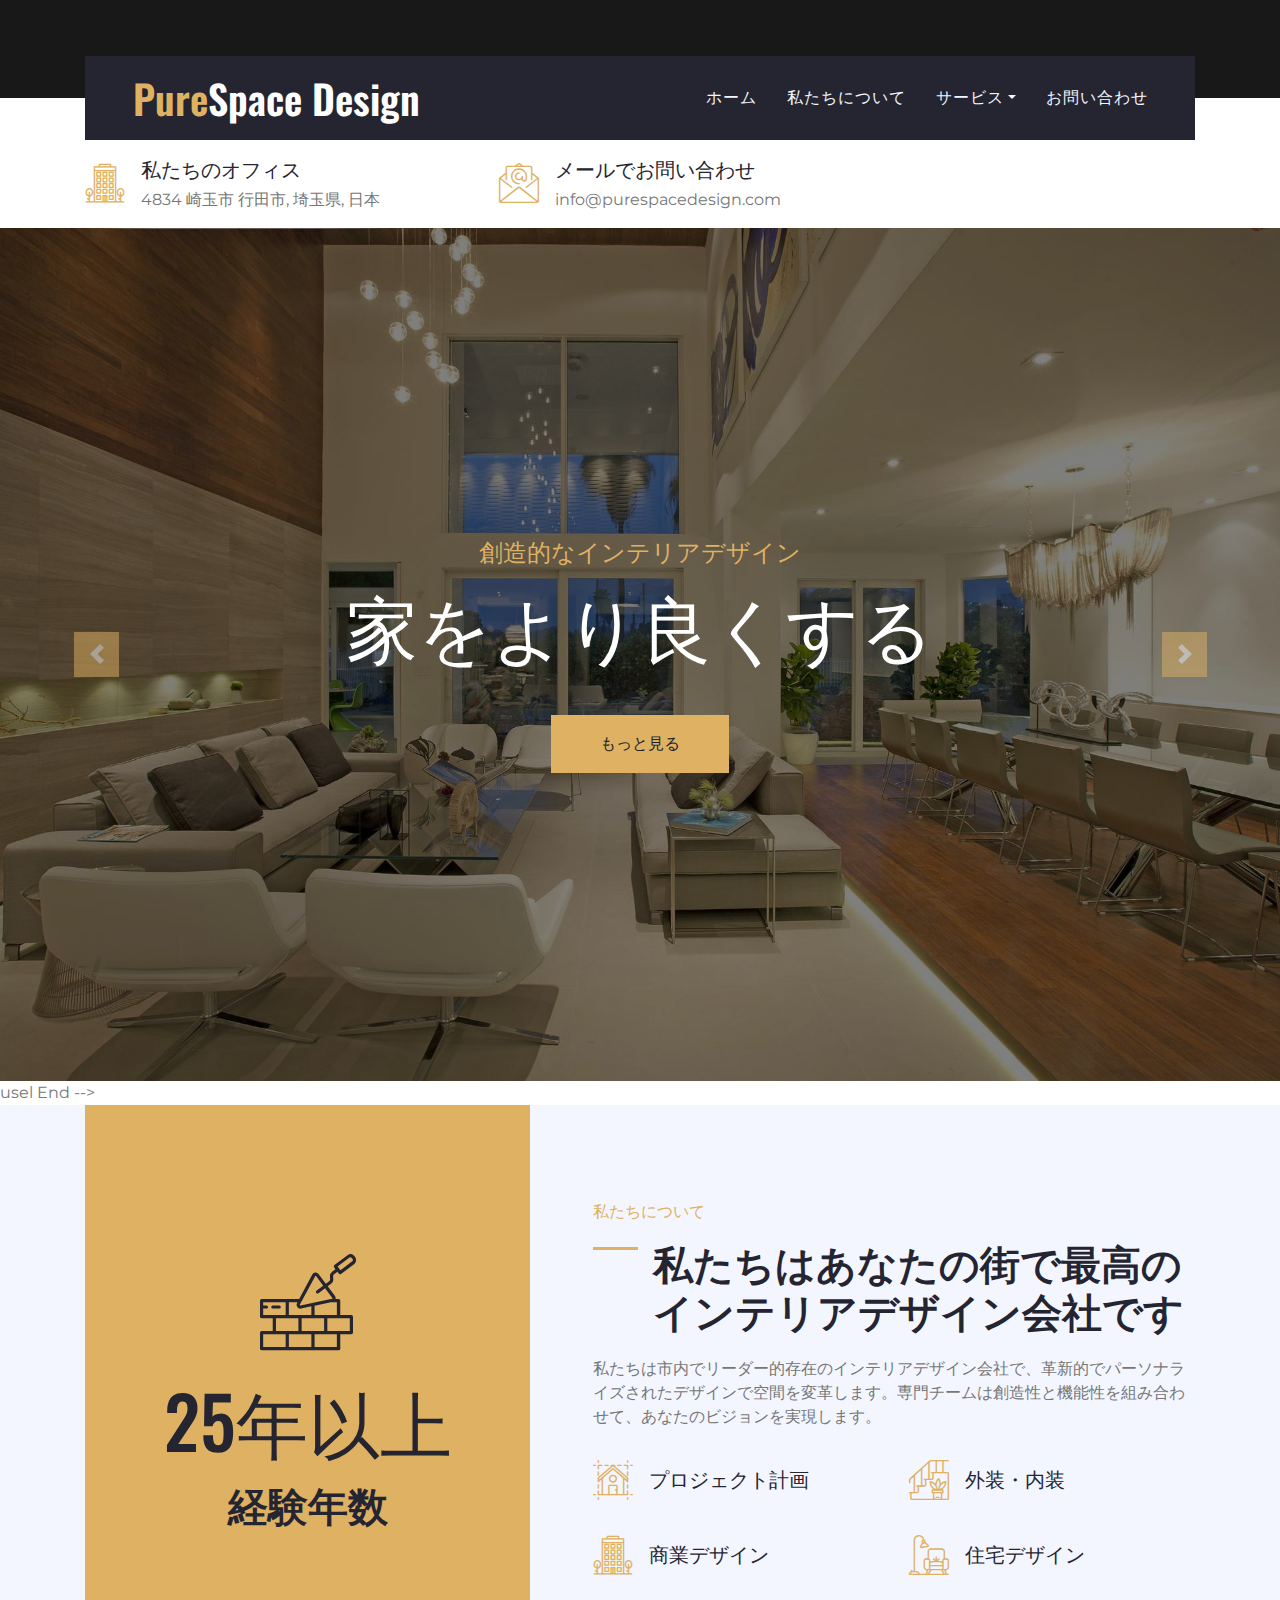
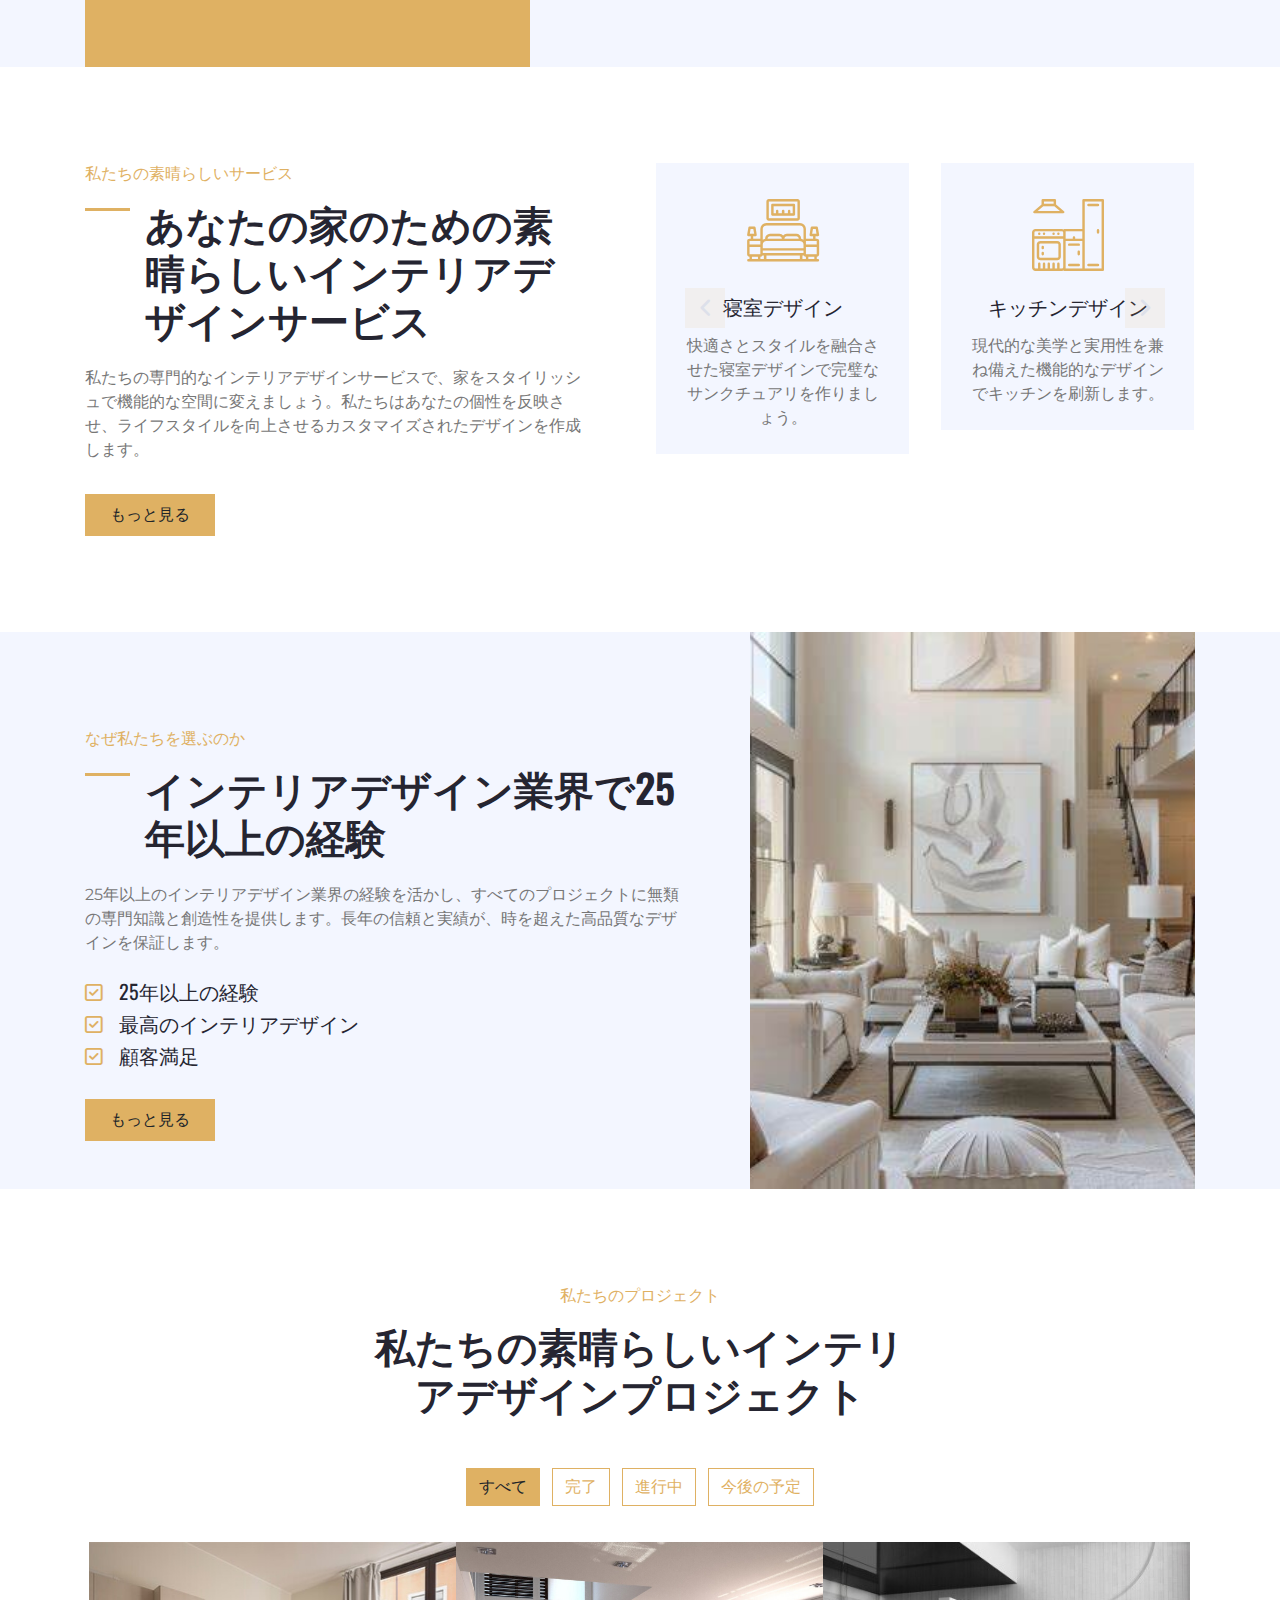
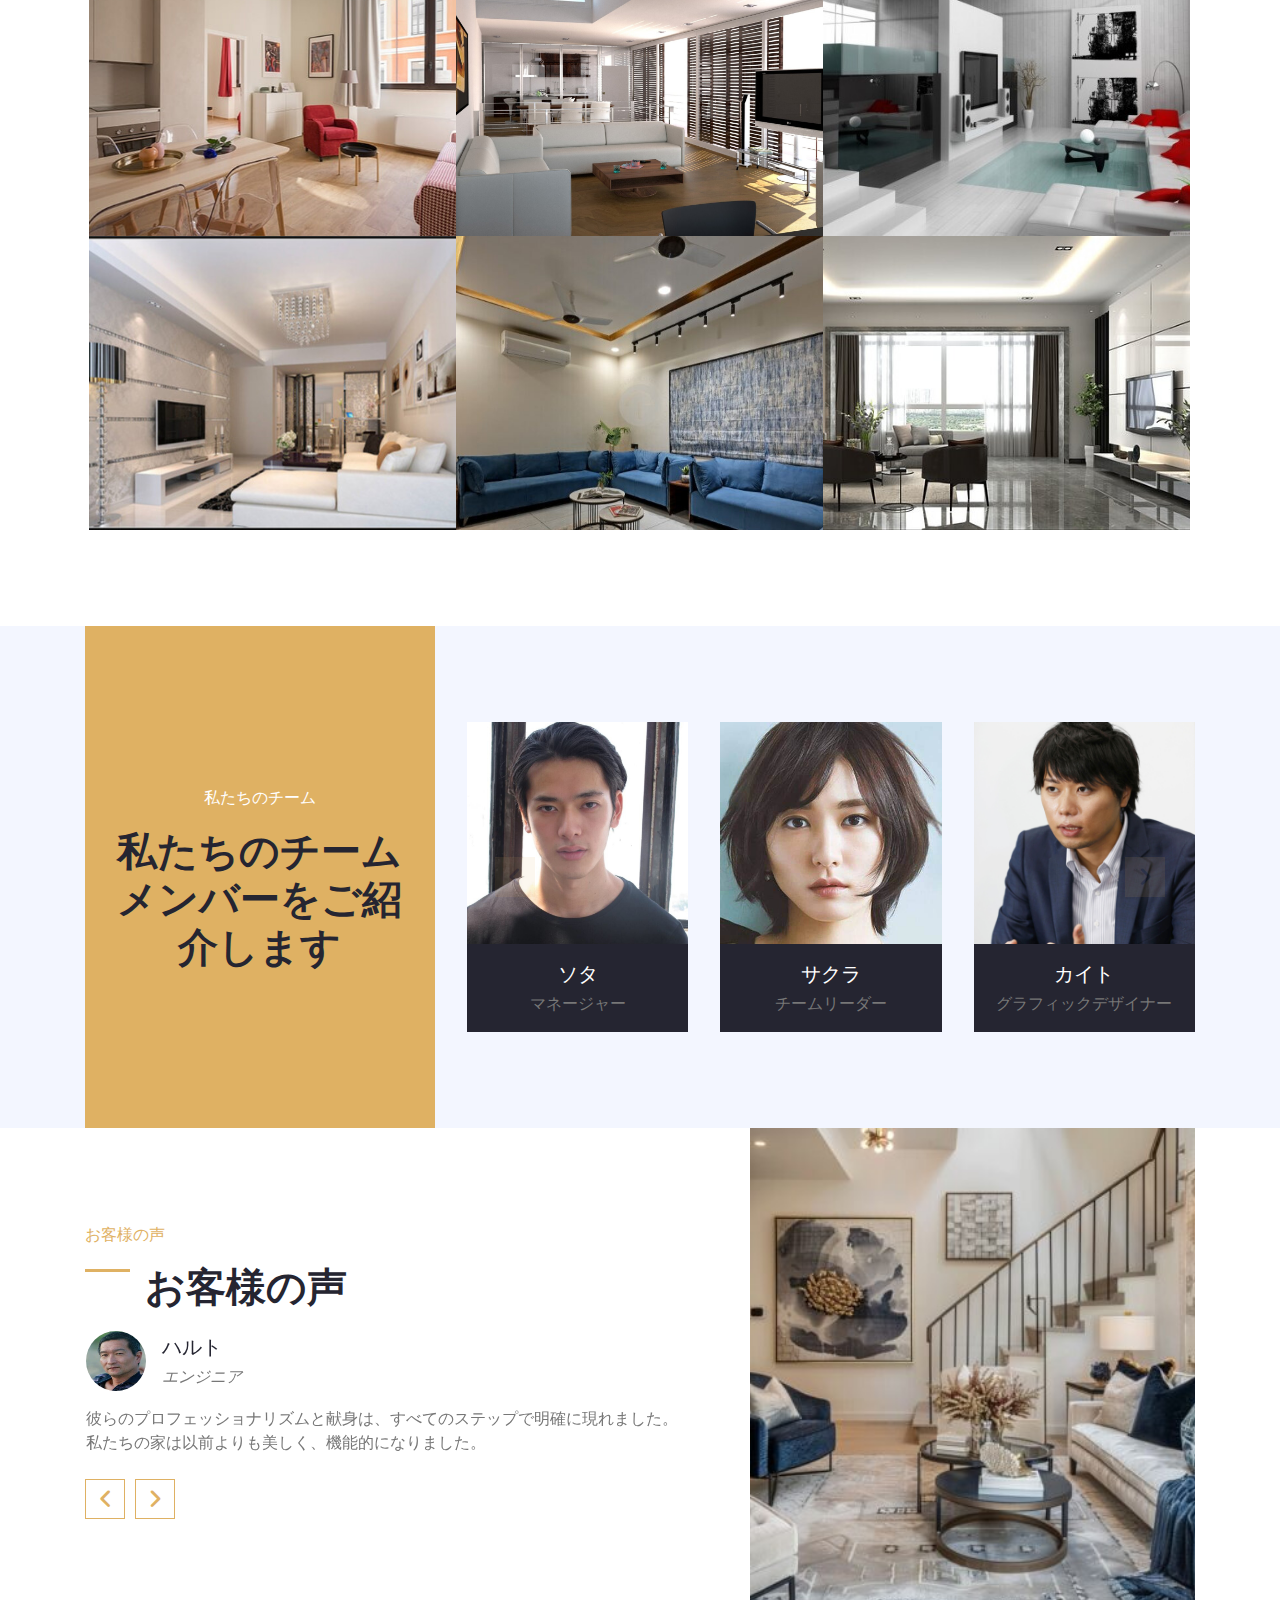
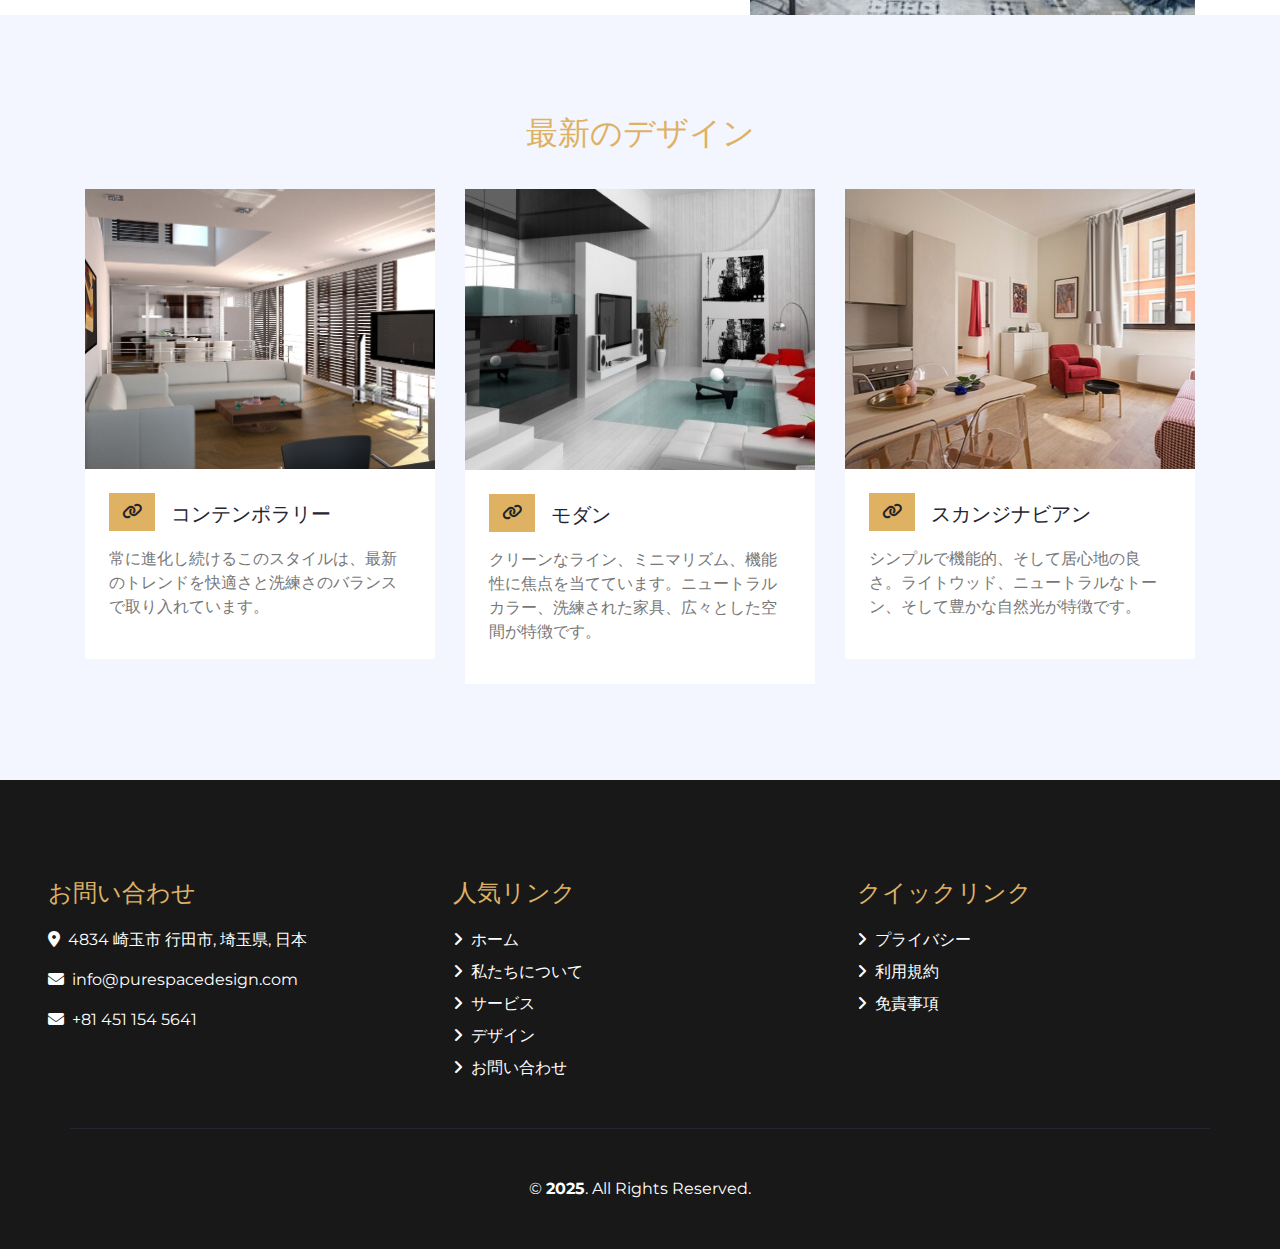
<file: index.html>
<!DOCTYPE html>
<html lang="ja">
<head>
    <meta charset="utf-8">
    <title>ピュアスペースデザイン</title>
    <meta content="width=device-width, initial-scale=1.0" name="viewport">
    <meta content="インテリアデザイン" name="keywords">
    <meta content="スタイリッシュでモダンなデザインを探索" name="description">
    <link href="img/favicon.ico" rel="icon">
    <link href="https://fonts.googleapis.com/css2?family=Montserrat&family=Oswald:wght@400;500;600&display=swap" rel="stylesheet"> 
    <link href="assets/css/all.min.css" rel="stylesheet">
    <link href="lib/flaticon/font/flaticon.css" rel="stylesheet">
    <link href="lib/owlcarousel/assets/owl.carousel.min.css" rel="stylesheet">
    <link href="lib/lightbox/css/lightbox.min.css" rel="stylesheet">
    <link href="css/style.css" rel="stylesheet">
</head>
<body>
    <div class="container-fluid bg-dark py-3">
        <div class="container">
            <div class="row">
                <div class="col-md-6 text-center text-lg-left mb-2 mb-lg-0">
                   
                </div>
                <div class="col-md-6 text-center text-lg-right">
                    <div class="d-inline-flex align-items-center">
                       
                        </a>
                    </div>
                </div>
            </div>
        </div>
    </div>

    <div class="container-fluid position-relative nav-bar p-0">
        <div class="container position-relative" style="z-index: 9;">
            <nav class="navbar navbar-expand-lg bg-secondary navbar-dark py-3 py-lg-0 pl-3 pl-lg-5">
                <a href="" class="navbar-brand">
                    <h1 class="m-0 display-5 text-white"><span class="text-primary">Pure</span>Space Design</h1>
                </a>
                <button type="button" class="navbar-toggler" data-toggle="collapse" data-target="#navbarCollapse">
                    <span class="navbar-toggler-icon"></span>
                </button>
                <div class="collapse navbar-collapse justify-content-between px-3" id="navbarCollapse">
                    <div class="navbar-nav ml-auto py-0">
                       <a href="index.html" class="nav-item nav-link ">ホーム</a>
                        <a href="about.html" class="nav-item nav-link">私たちについて</a>
                        <div class="nav-item dropdown">
                            <a href="#" class="nav-link dropdown-toggle" data-toggle="dropdown">サービス</a>
                            <div class="dropdown-menu rounded-0 m-0">
                                <a href="design.html" class="dropdown-item">デザイン</a>
                                <a href="service.html" class="dropdown-item">インテリア</a>
                            </div>
                        </div>
                        <a href="contact.html" class="nav-item nav-link">お問い合わせ</a>
                    </div>
                </div>
            </nav>
        </div>
    </div>

    <div class="container-fluid bg-white py-3">
        <div class="container">
            <div class="row">
                <div class="col-lg-4 text-left mb-3 mb-lg-0">
                    <div class="d-inline-flex text-left">
                        <h1 class="flaticon-office font-weight-normal text-primary m-0 mr-3"></h1>
                        <div class="d-flex flex-column">
                            <h5>私たちのオフィス</h5>
                            <p class="m-0">4834 崎玉市 行田市, 埼玉県, 日本</p>
                        </div>
                    </div>
                </div>
                <div class="col-lg-4 text-left text-lg-center mb-3 mb-lg-0">
                    <div class="d-inline-flex text-left">
                        <h1 class="flaticon-email font-weight-normal text-primary m-0 mr-3"></h1>
                        <div class="d-flex flex-column">
                            <h5>メールでお問い合わせ</h5>
                            <p class="m-0">info@purespacedesign.com</p>
                        </div>
                    </div>
                </div>
                <div class="col-lg-4 text-left text-lg-right mb-3 mb-lg-0">
                    <div class="d-inline-flex text-left">
                    </div>
                </div>
            </div>
        </div>
    </div>
    

<div class="container-fluid p-0">
    <div id="header-carousel" class="carousel slide" data-ride="carousel">
        <div class="carousel-inner">
            <div class="carousel-item active">
                <img class="w-100" src="img/hm deco.jpg" alt="画像">
                <div class="carousel-caption d-flex flex-column align-items-center justify-content-center">
                    <div class="p-3" style="max-width: 800px;">
                        <h4 class="text-primary text-uppercase font-weight-normal mb-md-3">創造的なインテリアデザイン</h4>
                        <h3 class="display-3 text-white mb-md-4">家をより良くする</h3>
                        <a href="about.html" class="btn btn-primary py-md-3 px-md-5 mt-2 mt-md-4">もっと見る</a>
                    </div>
                </div>
            </div>
            <div class="carousel-item">
                <img class="w-100" src="img/hm deco 2.jpg" alt="画像">
                <div class="carousel-caption d-flex flex-column align-items-center justify-content-center">
                    <div class="p-3" style="max-width: 800px;">
                        <h4 class="text-primary text-uppercase font-weight-normal mb-md-3">創造的なインテリアデザイン</h4>
                        <h3 class="display-3 text-white mb-md-4">家で平和に過ごす</h3>
                        <a href="about.html" class="btn btn-primary py-md-3 px-md-5 mt-2 mt-md-4">もっと見る</a>
                    </div>
                </div>
            </div>
        </div>
        <a class="carousel-control-prev" href="#header-carousel" data-slide="prev">
            <div class="btn btn-primary" style="width: 45px; height: 45px;">
                <span class="carousel-control-prev-icon mb-n2"></span>
            </div>
        </a>
        <a class="carousel-control-next" href="#header-carousel" data-slide="next">
            <div class="btn btn-primary" style="width: 45px; height: 45px;">
                <span class="carousel-control-next-icon mb-n2"></span>
            </div>
        </a>
    </div>
</div>


usel End -->


<!-- About Start -->
<div class="container-fluid bg-light">
    <div class="container">
        <div class="row">
            <div class="col-lg-5">
                <div class="d-flex flex-column align-items-center justify-content-center bg-primary h-100 py-5 px-3">
                    <i class="flaticon-brickwall display-1 font-weight-normal text-secondary mb-3"></i>
                    <h4 class="display-3 mb-3">25年以上</h4>
                    <h1 class="m-0">経験年数</h1>
                </div>
            </div>
            <div class="col-lg-7 m-0 my-lg-5 pt-5 pb-5 pb-lg-2 pl-lg-5">
                <h6 class="text-primary font-weight-normal text-uppercase mb-3">私たちについて</h6>
                <h1 class="mb-4 section-title">私たちはあなたの街で最高のインテリアデザイン会社です</h1>
                <p>私たちは市内でリーダー的存在のインテリアデザイン会社で、革新的でパーソナライズされたデザインで空間を変革します。専門チームは創造性と機能性を組み合わせて、あなたのビジョンを実現します。</p>
                <div class="row py-2">
                    <div class="col-sm-6">
                        <div class="d-flex align-items-center mb-4">
                            <h1 class="flaticon-house font-weight-normal text-primary m-0 mr-3"></h1>
                            <h5 class="text-truncate m-0">プロジェクト計画</h5>
                        </div>
                    </div>
                    <div class="col-sm-6">
                        <div class="d-flex align-items-center mb-4">
                            <h1 class="flaticon-stairs font-weight-normal text-primary m-0 mr-3"></h1>
                            <h5 class="text-truncate m-0">外装・内装</h5>
                        </div>
                    </div>
                    <div class="col-sm-6">
                        <div class="d-flex align-items-center mb-4">
                            <h1 class="flaticon-office font-weight-normal text-primary m-0 mr-3"></h1>
                            <h5 class="text-truncate m-0">商業デザイン</h5>
                        </div>
                    </div>
                    <div class="col-sm-6">
                        <div class="d-flex align-items-center mb-4">
                            <h1 class="flaticon-living-room font-weight-normal text-primary m-0 mr-3"></h1>
                            <h5 class="text-truncate m-0">住宅デザイン</h5>
                        </div>
                    </div>
                </div>
            </div>
        </div>
    </div>
</div>
    
<div class="container-fluid py-5">
    <div class="container py-5">
        <div class="row">
            <div class="col-lg-6 pr-lg-5">
                <h6 class="text-primary font-weight-normal text-uppercase mb-3">私たちの素晴らしいサービス</h6>
                <h1 class="mb-4 section-title">あなたの家のための素晴らしいインテリアデザインサービス</h1>
                <p>私たちの専門的なインテリアデザインサービスで、家をスタイリッシュで機能的な空間に変えましょう。私たちはあなたの個性を反映させ、ライフスタイルを向上させるカスタマイズされたデザインを作成します。</p>
                <a href="service.html" class="btn btn-primary mt-3 py-2 px-4">もっと見る</a>
            </div>
            <div class="col-lg-6 p-0 pt-5 pt-lg-0">
                <div class="owl-carousel service-carousel position-relative">
                    <div class="d-flex flex-column text-center bg-light mx-3 p-4">
                        <h3 class="flaticon-bedroom display-3 font-weight-normal text-primary mb-3"></h3>
                        <h5 class="mb-3">寝室デザイン</h5>
                        <p class="m-0">快適さとスタイルを融合させた寝室デザインで完璧なサンクチュアリを作りましょう。</p>
                    </div>
                    <div class="d-flex flex-column text-center bg-light mx-3 p-4">
                        <h3 class="flaticon-kitchen display-3 font-weight-normal text-primary mb-3"></h3>
                        <h5 class="mb-3">キッチンデザイン</h5>
                        <p class="m-0">現代的な美学と実用性を兼ね備えた機能的なデザインでキッチンを刷新します。</p>
                    </div>
                    <div class="d-flex flex-column text-center bg-light mx-3 p-4">
                        <h3 class="flaticon-bathroom display-3 font-weight-normal text-primary mb-3"></h3>
                        <h5 class="mb-3">バスルームデザイン</h5>
                        <p class="m-0">高級で機能的なデザインで、穏やかでスパのような雰囲気のバスルームを作りましょう。</p>
                    </div>
                </div>
            </div>
        </div>
    </div>
</div>
    
<div class="container-fluid bg-light">
    <div class="container">
        <div class="row">
            <div class="col-lg-7 mt-5 py-5 pr-lg-5">
                <h6 class="text-primary font-weight-normal text-uppercase mb-3">なぜ私たちを選ぶのか</h6>
                <h1 class="mb-4 section-title">インテリアデザイン業界で25年以上の経験</h1>
                <p class="mb-4">25年以上のインテリアデザイン業界の経験を活かし、すべてのプロジェクトに無類の専門知識と創造性を提供します。長年の信頼と実績が、時を超えた高品質なデザインを保証します。</p>
                <ul class="list-inline">
                    <li><h5><i class="far fa-check-square text-primary mr-3"></i>25年以上の経験</h5></li>
                    <li><h5><i class="far fa-check-square text-primary mr-3"></i>最高のインテリアデザイン</h5></li>
                    <li><h5><i class="far fa-check-square text-primary mr-3"></i>顧客満足</h5></li>
                </ul>
                <a href="about.html" class="btn btn-primary mt-3 py-2 px-4">もっと見る</a>
            </div>
            <div class="col-lg-5">
                <div class="d-flex flex-column align-items-center justify-content-center h-100 overflow-hidden">
                    <img class="h-100" src="img/test files 1.jpg" alt="">
                </div>
            </div>
        </div>
    </div>
</div>
    
<div class="container-fluid py-5">
    <div class="container py-5">
        <div class="row justify-content-center">
            <div class="col-lg-6 col-md-8 col text-center mb-4">
                <h6 class="text-primary font-weight-normal text-uppercase mb-3">私たちのプロジェクト</h6>
                <h1 class="mb-4">私たちの素晴らしいインテリアデザインプロジェクト</h1>
            </div>
        </div>
        <div class="row">
            <div class="col-12 text-center mb-2">
                <ul class="list-inline mb-4" id="portfolio-flters">
                    <li class="btn btn-outline-primary m-1 active" data-filter="*">すべて</li>
                    <li class="btn btn-outline-primary m-1" data-filter=".first">完了</li>
                    <li class="btn btn-outline-primary m-1" data-filter=".second">進行中</li>
                    <li class="btn btn-outline-primary m-1" data-filter=".third">今後の予定</li>
                </ul>
            </div>
        </div>
        <div class="row mx-1 portfolio-container">
            <div class="col-lg-4 col-md-6 col-sm-12 p-0 portfolio-item first">
                <div class="position-relative overflow-hidden">
                    <div class="portfolio-img d-flex align-items-center justify-content-center">
                        <img class="img-fluid" src="img/d img 1.jpg" alt="">
                    </div>
                    <div class="portfolio-text bg-secondary d-flex flex-column align-items-center justify-content-center">
                        <h4 class="text-white mb-4">デザイン</h4>
                        <div class="d-flex align-items-center justify-content-center">
                            <a class="btn btn-outline-primary m-1" href="design.html">
                                <i class="fa fa-link"></i>
                            </a>
                            <a class="btn btn-outline-primary m-1" href="img/d img 1.jpg" data-lightbox="portfolio">
                                <i class="fa fa-eye"></i>
                            </a>
                        </div>
                    </div>
                </div>
            </div>
            <div class="col-lg-4 col-md-6 col-sm-12 p-0 portfolio-item second">
                <div class="position-relative overflow-hidden">
                    <div class="portfolio-img d-flex align-items-center justify-content-center">
                        <img class="img-fluid" src="img/d img 2.jpg" alt="">
                    </div>
                    <div class="portfolio-text bg-secondary d-flex flex-column align-items-center justify-content-center">
                        <h4 class="text-white mb-4">デザイン</h4>
                        <div class="d-flex align-items-center justify-content-center">
                            <a class="btn btn-outline-primary m-1" href="design.html">
                                <i class="fa fa-link"></i>
                            </a>
                            <a class="btn btn-outline-primary m-1" href="img/d img 2.jpg" data-lightbox="portfolio">
                                <i class="fa fa-eye"></i>
                            </a>
                        </div>
                    </div>
                </div>
            </div>
            <div class="col-lg-4 col-md-6 col-sm-12 p-0 portfolio-item third">
                <div class="position-relative overflow-hidden">
                    <div class="portfolio-img d-flex align-items-center justify-content-center">
                        <img class="img-fluid" src="img/d img 3.jpg" alt="">
                    </div>
                    <div class="portfolio-text bg-secondary d-flex flex-column align-items-center justify-content-center">
                        <h4 class="text-white mb-4">デザイン</h4>
                        <div class="d-flex align-items-center justify-content-center">
                            <a class="btn btn-outline-primary m-1" href="design.html">
                                <i class="fa fa-link"></i>
                            </a>
                            <a class="btn btn-outline-primary m-1" href="img/d img 3.jpg" data-lightbox="portfolio">
                                <i class="fa fa-eye"></i>
                            </a>
                        </div>
                    </div>
                </div>
            </div>
            <div class="col-lg-4 col-md-6 col-sm-12 p-0 portfolio-item first">
                <div class="position-relative overflow-hidden">
                    <div class="portfolio-img d-flex align-items-center justify-content-center">
                        <img class="img-fluid" src="img/d img 4.jpg" alt="">
                    </div>
                    <div class="portfolio-text bg-secondary d-flex flex-column align-items-center justify-content-center">
                        <h4 class="text-white mb-4">デザイン</h4>
                        <div class="d-flex align-items-center justify-content-center">
                            <a class="btn btn-outline-primary m-1" href="design.html">
                                <i class="fa fa-link"></i>
                            </a>
                            <a class="btn btn-outline-primary m-1" href="img/d img 4.jpg" data-lightbox="portfolio">
                                <i class="fa fa-eye"></i>
                            </a>
                        </div>
                    </div>
                </div>
            </div>
            <div class="col-lg-4 col-md-6 col-sm-12 p-0 portfolio-item second">
                <div class="position-relative overflow-hidden">
                    <div class="portfolio-img d-flex align-items-center justify-content-center">
                        <img class="img-fluid" src="img/d img 5.jpg" alt="">
                    </div>
                    <div class="portfolio-text bg-secondary d-flex flex-column align-items-center justify-content-center">
                        <h4 class="text-white mb-4">デザイン</h4>
                        <div class="d-flex align-items-center justify-content-center">
                            <a class="btn btn-outline-primary m-1" href="design.html">
                                <i class="fa fa-link"></i>
                            </a>
                            <a class="btn btn-outline-primary m-1" href="img/d img 5.jpg" data-lightbox="portfolio">
                                <i class="fa fa-eye"></i>
                            </a>
                        </div>
                    </div>
                </div>
            </div>
            <div class="col-lg-4 col-md-6 col-sm-12 p-0 portfolio-item third">
                <div class="position-relative overflow-hidden">
                    <div class="portfolio-img d-flex align-items-center justify-content-center">
                        <img class="img-fluid" src="img/d img 6.jpg" alt="">
                    </div>
                    <div class="portfolio-text bg-secondary d-flex flex-column align-items-center justify-content-center">
                        <h4 class="text-white mb-4">デザイン</h4>
                        <div class="d-flex align-items-center justify-content-center">
                            <a class="btn btn-outline-primary m-1" href="design.html">
                                <i class="fa fa-link"></i>
                            </a>
                            <a class="btn btn-outline-primary m-1" href="img/d img 6.jpg" data-lightbox="portfolio">
                                <i class="fa fa-eye"></i>
                            </a>
                        </div>
                    </div>
                </div>
            </div>
        </div>
    </div>
</div>

<div class="container-fluid bg-light">
    <div class="container">
        <div class="row">
            <div class="col-md-4 col-sm-6">
                <div class="py-5 px-4 h-100 bg-primary d-flex flex-column align-items-center justify-content-center">
                    <h6 class="text-white font-weight-normal text-uppercase mb-3">私たちのチーム</h6>
                    <h1 class="mb-0 text-center">私たちのチームメンバーをご紹介します</h1>
                </div>
            </div>
            <div class="col-md-8 col-sm-6 p-0 py-sm-5">
                <div class="owl-carousel team-carousel position-relative p-0 py-sm-5">
                    <div class="team d-flex flex-column text-center mx-3">
                        <div class="position-relative">
                            <img class="img-fluid w-100" src="img/jap img.jpg" alt="">
                            <div class="team-social d-flex align-items-center justify-content-center w-100 h-100 position-absolute">
                                
                            </div>
                        </div>
                        <div class="d-flex flex-column bg-secondary text-center py-3">
                            <h5 class="text-white">ソタ</h5>
                            <p class="m-0">マネージャー</p>
                        </div>
                    </div>
                    <div class="team d-flex flex-column text-center mx-3">
                        <div class="position-relative">
                            <img class="img-fluid w-100" src="img/woman i.jpg" alt="">
                            <div class="team-social d-flex align-items-center justify-content-center w-100 h-100 position-absolute">
                                
                            </div>
                        </div>
                        <div class="d-flex flex-column bg-secondary text-center py-3">
                            <h5 class="text-white">サクラ</h5>
                            <p class="m-0">チームリーダー</p>
                        </div>
                    </div>
                    <div class="team d-flex flex-column text-center mx-3">
                        <div class="position-relative">
                            <img class="img-fluid w-100" src="img/jap img 2.jpg" alt="">
                            <div class="team-social d-flex align-items-center justify-content-center w-100 h-100 position-absolute">
                                
                            </div>
                        </div>
                        <div class="d-flex flex-column bg-secondary text-center py-3">
                            <h5 class="text-white">カイト</h5>
                            <p class="m-0">グラフィックデザイナー</p>
                        </div>
                    </div>
                    <div class="team d-flex flex-column text-center mx-3">
                        <div class="position-relative">
                            <img class="img-fluid w-100" src="img/jap woman.jpg" alt="">
                            <div class="team-social d-flex align-items-center justify-content-center w-100 h-100 position-absolute">
                                
                            </div>
                        </div>
                        <div class="d-flex flex-column bg-secondary text-center py-3">
                            <h5 class="text-white">ナナミ</h5>
                            <p class="m-0">建築家</p>
                        </div>
                    </div>
                </div>
            </div>
        </div>
    </div>
</div>


   <!-- Testimonial Start -->
<div class="container-fluid">
    <div class="container">
        <div class="row">
            <div class="col-md-7 py-5 pr-md-5">
                <h6 class="text-primary font-weight-normal text-uppercase mb-3 pt-5">お客様の声</h6>
                <h1 class="mb-4 section-title">お客様の声</h1>
                <div class="owl-carousel testimonial-carousel position-relative pb-5 mb-md-5">
                    <div class="d-flex flex-column">
                        <div class="d-flex align-items-center mb-3">
                            <img class="img-fluid rounded-circle" src="img/id img 1.jpg" style="width: 60px; height: 60px;" alt="">
                            <div class="ml-3">
                                <h5>ハルト</h5>
                                <i>エンジニア</i>
                            </div>
                        </div>
                        <p>彼らのプロフェッショナリズムと献身は、すべてのステップで明確に現れました。私たちの家は以前よりも美しく、機能的になりました。</p>
                    </div>
                    <div class="d-flex flex-column">
                        <div class="d-flex align-items-center mb-3">
                            <img class="img-fluid rounded-circle" src="img/id img 2.jpg" style="width: 60px; height: 60px;" alt="">
                            <div class="ml-3">
                                <h5>ダイキ</h5>
                                <i>弁護士</i>
                            </div>
                        </div>
                        <p class="m-0">このチームは本当にお客様を大切にしており、それが感じられます。私たちのスペースはこれまで以上に素晴らしく、毎日楽しんでいます。</p>
                    </div>
                </div>
            </div>
            <div class="col-md-5">
                <div class="d-flex flex-column align-items-center justify-content-center h-100 overflow-hidden">
                    <img class="h-100" src="img/test files 3.jpg" alt="">
                </div>
            </div>
        </div>
    </div>
</div>
<!-- Testimonial End -->


<!-- Blog Start -->
<div class="container-fluid bg-light pt-5">
    <div class="container py-5">
        <div class="row justify-content-center">
            <div class="col-lg-6 col-md-8 col text-center mb-4">
                <h2 class="text-primary font-weight-normal text-uppercase mb-3">最新のデザイン</h2>
            </div>
        </div>
        <div class="row pb-3">
            <div class="col-md-4 mb-4">
                <div class="card border-0 mb-2">
                    <img class="card-img-top" src="img/d img 2.jpg" alt="">
                    <div class="card-body bg-white p-4">
                        <div class="d-flex align-items-center mb-3">
                            <a class="btn btn-primary" href="service.html"><i class="fa fa-link"></i></a>
                            <h5 class="m-0 ml-3 text-truncate">コンテンポラリー</h5>
                        </div>
                        <p>常に進化し続けるこのスタイルは、最新のトレンドを快適さと洗練さのバランスで取り入れています。</p>
                    </div>
                </div>
            </div>
            <div class="col-md-4 mb-4">
                <div class="card border-0 mb-2">
                    <img class="card-img-top" src="img/d img 3.jpg" alt="">
                    <div class="card-body bg-white p-4">
                        <div class="d-flex align-items-center mb-3">
                            <a class="btn btn-primary" href="service.html"><i class="fa fa-link"></i></a>
                            <h5 class="m-0 ml-3 text-truncate">モダン</h5>
                        </div>
                        <p>クリーンなライン、ミニマリズム、機能性に焦点を当てています。ニュートラルカラー、洗練された家具、広々とした空間が特徴です。</p>
                    </div>
                </div>
            </div>
            <div class="col-md-4 mb-4">
                <div class="card border-0 mb-2">
                    <img class="card-img-top" src="img/d img 1.jpg" alt="">
                    <div class="card-body bg-white p-4">
                        <div class="d-flex align-items-center mb-3">
                            <a class="btn btn-primary" href="service.html"><i class="fa fa-link"></i></a>
                            <h5 class="m-0 ml-3 text-truncate">スカンジナビアン</h5>
                        </div>
                        <p>シンプルで機能的、そして居心地の良さ。ライトウッド、ニュートラルなトーン、そして豊かな自然光が特徴です。</p>
                    </div>
                </div>
            </div>
        </div>
    </div>
</div>
<!-- Blog End -->



    <div class="container-fluid bg-dark text-white py-5 px-sm-3 px-md-5">
        <div class="row pt-5">
            <div class="col-lg-4 col-md-6 mb-5">
                <h4 class="text-primary mb-4">お問い合わせ</h4>
                <p><i class="fa fa-map-marker-alt mr-2"></i>4834 崎玉市 行田市, 埼玉県, 日本</p>
                <p><i class="fa fa-envelope mr-2"></i>info@purespacedesign.com</p>
				 <p><i class="fa fa-envelope mr-2"></i>+81 451 154 5641</p>
                <div class="d-flex justify-content-start mt-4">
                   
                </div>
            </div>
            <div class="col-lg-4 col-md-6 mb-5">
                <h4 class="text-primary mb-4">人気リンク</h4>
                <div class="d-flex flex-column justify-content-start">
                    <a class="text-white mb-2" href="index.html"><i class="fa fa-angle-right mr-2"></i>ホーム</a>
                    <a class="text-white mb-2" href="about.html"><i class="fa fa-angle-right mr-2"></i>私たちについて</a>
                    <a class="text-white mb-2" href="service.html"><i class="fa fa-angle-right mr-2"></i>サービス</a>
                    <a class="text-white mb-2" href="design.html"><i class="fa fa-angle-right mr-2"></i>デザイン</a>
                    <a class="text-white" href="contact.html"><i class="fa fa-angle-right mr-2"></i>お問い合わせ</a>
                </div>
            </div>
            <div class="col-lg-4 col-md-6 mb-5">
                <h4 class="text-primary mb-4">クイックリンク</h4>
                <div class="d-flex flex-column justify-content-start">
                    <a class="text-white mb-2" href="privacy.html"><i class="fa fa-angle-right mr-2"></i>プライバシー</a>
                    <a class="text-white mb-2" href="term.html"><i class="fa fa-angle-right mr-2"></i>利用規約</a>
                    <a class="text-white mb-2" href="disc.html"><i class="fa fa-angle-right mr-2"></i>免責事項</a>
                </div>
            </div>
            
        </div>
        <div class="container border-top border-secondary pt-5">
            <p class="m-0 text-center text-white">
                &copy; <a class="text-white font-weight-bold" href="#">2025</a>. All Rights Reserved. 
            </p>
        </div>
    </div>
    
    
    <a href="#" class="btn btn-lg btn-primary back-to-top"><i class="fa fa-angle-double-up"></i></a>
    <script src="https://code.jquery.com/jquery-3.4.1.min.js"></script>
    <script src="assets/js/bootstrap.bundle.min.js"></script>
    <script src="lib/easing/easing.min.js"></script>
    <script src="lib/owlcarousel/owl.carousel.min.js"></script>
    <script src="lib/isotope/isotope.pkgd.min.js"></script>
    <script src="lib/lightbox/js/lightbox.min.js"></script>
    <script src="mail/jqBootstrapValidation.min.js"></script>
    <script src="mail/contact.js"></script>
    <script src="js/main.js"></script>
    </body>
    </html>
</file>
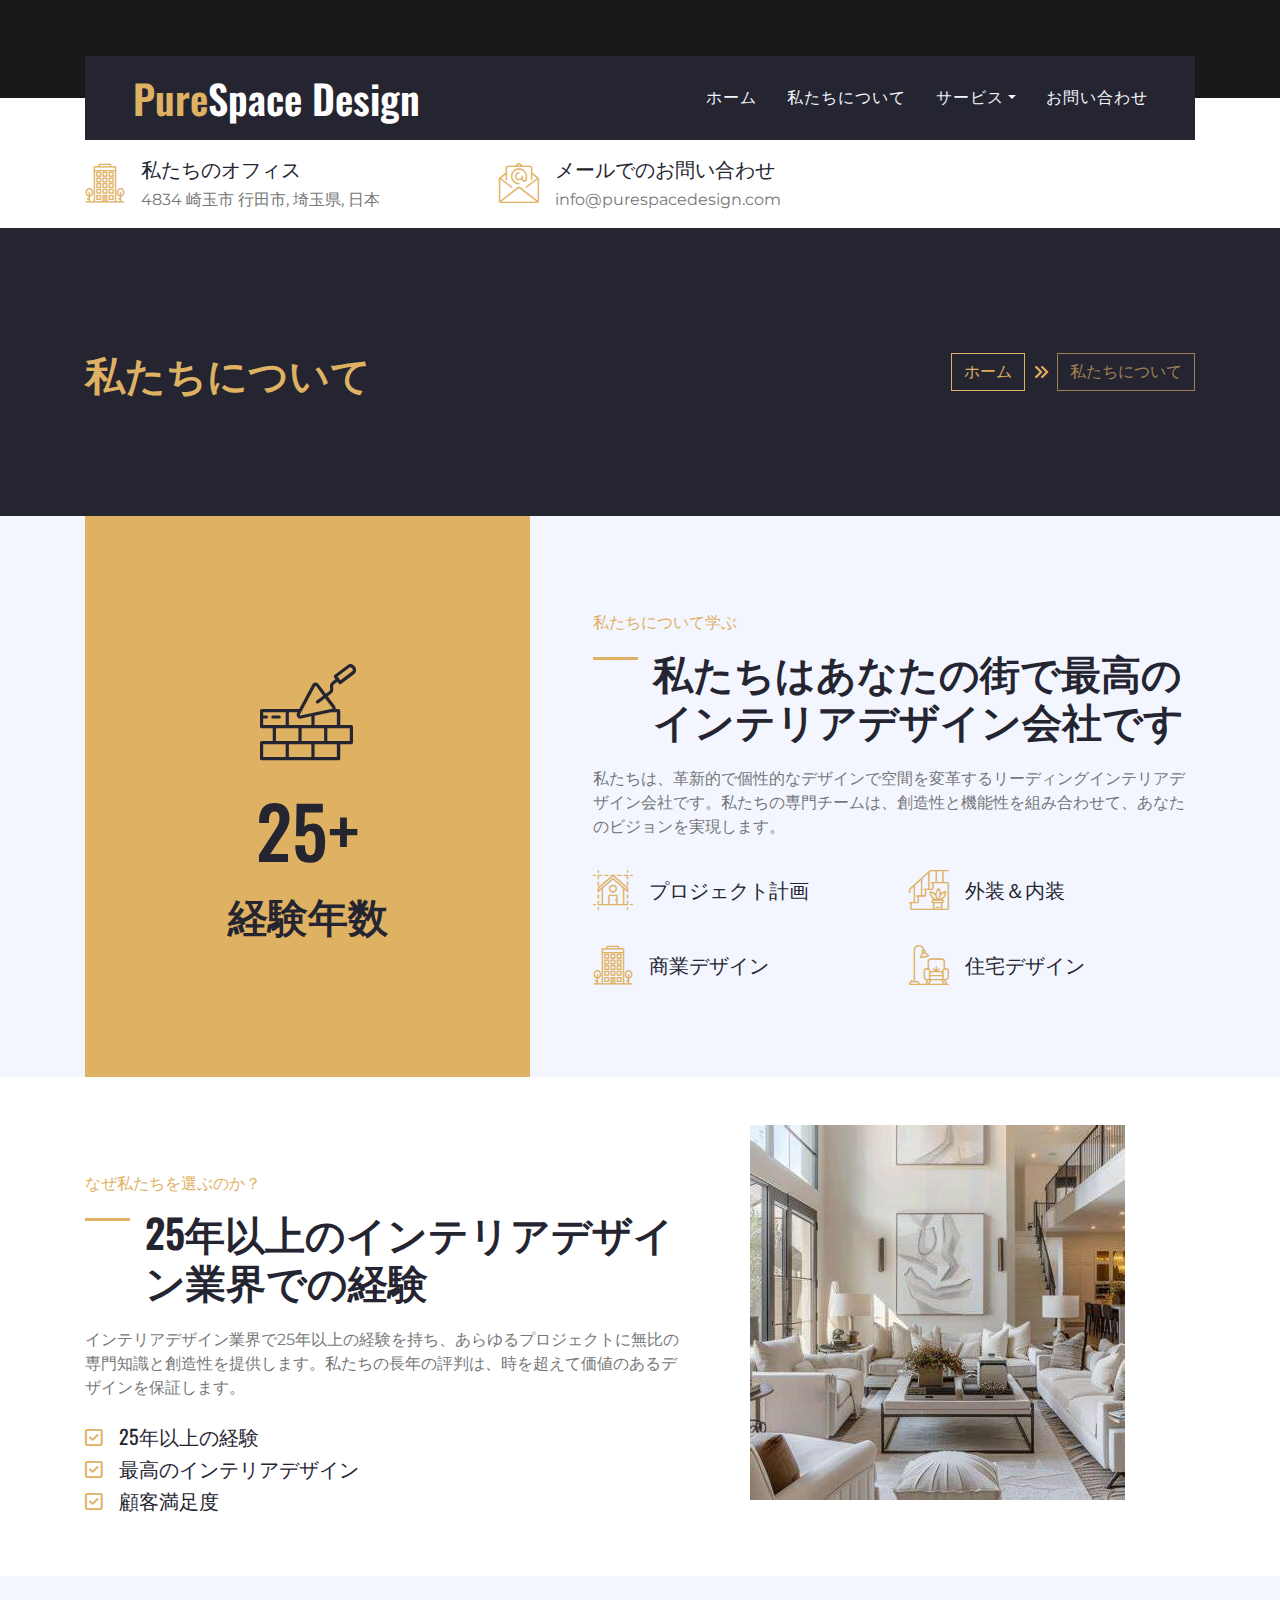
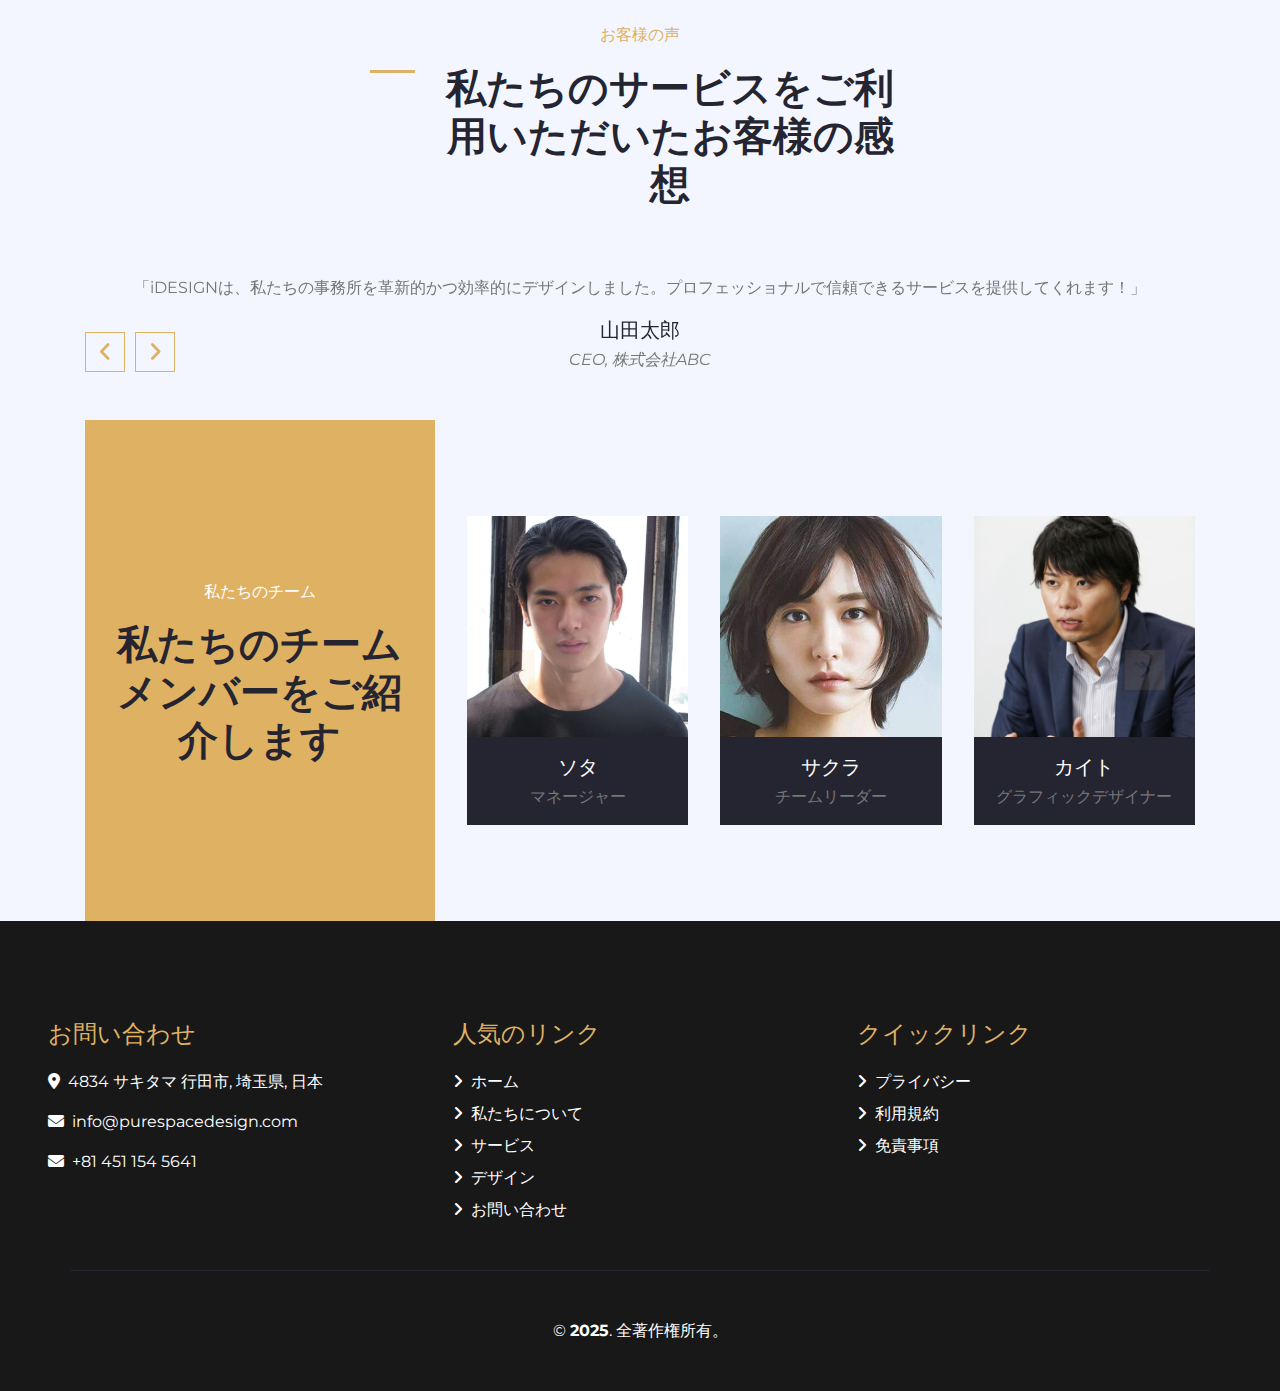
<file: about.html>
<!DOCTYPE html>
<html lang="ja">
<head>
    <meta charset="utf-8">
    <title>ピュアスペースデザイン</title>
    <meta content="width=device-width, initial-scale=1.0" name="viewport">
    <meta content="インテリアデザイン" name="keywords">
    <meta content="スタイリッシュでモダンなデザインを探索" name="description">
    <link href="img/favicon.ico" rel="icon">
    <link href="https://fonts.googleapis.com/css2?family=Montserrat&family=Oswald:wght@400;500;600&display=swap" rel="stylesheet"> 
    <link href="assets/css/all.min.css" rel="stylesheet">
    <link href="lib/flaticon/font/flaticon.css" rel="stylesheet">
    <link href="lib/owlcarousel/assets/owl.carousel.min.css" rel="stylesheet">
    <link href="lib/lightbox/css/lightbox.min.css" rel="stylesheet">
    <link href="css/style.css" rel="stylesheet">
</head>
<body>
    <div class="container-fluid bg-dark py-3">
        <div class="container">
            <div class="row">
                <div class="col-md-6 text-center text-lg-left mb-2 mb-lg-0">
                   
                </div>
                <div class="col-md-6 text-center text-lg-right">
                    <div class="d-inline-flex align-items-center">
                       
                        </a>
                    </div>
                </div>
            </div>
        </div>
    </div>

    <div class="container-fluid position-relative nav-bar p-0">
        <div class="container position-relative" style="z-index: 9;">
            <nav class="navbar navbar-expand-lg bg-secondary navbar-dark py-3 py-lg-0 pl-3 pl-lg-5">
                <a href="" class="navbar-brand">
                     <h1 class="m-0 display-5 text-white"><span class="text-primary">Pure</span>Space Design</h1>
                </a>
                <button type="button" class="navbar-toggler" data-toggle="collapse" data-target="#navbarCollapse">
                    <span class="navbar-toggler-icon"></span>
                </button>
                <div class="collapse navbar-collapse justify-content-between px-3" id="navbarCollapse">
                    <div class="navbar-nav ml-auto py-0">
                        <a href="index.html" class="nav-item nav-link ">ホーム</a>
                        <a href="about.html" class="nav-item nav-link">私たちについて</a>
                        <div class="nav-item dropdown">
                            <a href="#" class="nav-link dropdown-toggle" data-toggle="dropdown">サービス</a>
                            <div class="dropdown-menu rounded-0 m-0">
                                <a href="design.html" class="dropdown-item">デザイン</a>
                                <a href="service.html" class="dropdown-item">インテリア</a>
                            </div>
                        </div>
                        <a href="contact.html" class="nav-item nav-link">お問い合わせ</a>
                    </div>
                </div>
            </nav>
        </div>
    </div>


    <!-- Under Nav Start -->
    <div class="container-fluid bg-white py-3">
        <div class="container">
            <div class="row">
                <div class="col-lg-4 text-left mb-3 mb-lg-0">
                    <div class="d-inline-flex text-left">
                        <h1 class="flaticon-office font-weight-normal text-primary m-0 mr-3"></h1>
                        <div class="d-flex flex-column">
                            <h5>私たちのオフィス</h5>
                            <p class="m-0">4834 崎玉市 行田市, 埼玉県, 日本</p>
                        </div>
                    </div>
                </div>
                <div class="col-lg-4 text-left text-lg-center mb-3 mb-lg-0">
                    <div class="d-inline-flex text-left">
                        <h1 class="flaticon-email font-weight-normal text-primary m-0 mr-3"></h1>
                        <div class="d-flex flex-column">
                            <h5>メールでのお問い合わせ</h5>
                            <p class="m-0">info@purespacedesign.com</p>
                        </div>
                    </div>
                </div>
                <div class="col-lg-4 text-left text-lg-right mb-3 mb-lg-0">
                    
                </div>
            </div>
        </div>
    </div>
    <!-- Under Nav End -->


    <!-- Page Header Start -->
    <div class="container-fluid bg-secondary py-5">
        <div class="container py-5">
            <div class="row align-items-center py-4">
                <div class="col-md-6 text-center text-md-left">
                    <h1 class="mb-4 mb-md-0 text-primary text-uppercase">私たちについて</h1>
                </div>
                <div class="col-md-6 text-center text-md-right">
                    <div class="d-inline-flex align-items-center">
                        <a class="btn btn-outline-primary" href="index.html">ホーム</a>
                        <i class="fas fa-angle-double-right text-primary mx-2"></i>
                        <a class="btn btn-outline-primary disabled" href="">私たちについて</a>
                    </div>
                </div>
            </div>
        </div>
    </div>
    <!-- Page Header Start -->


    <!-- About Start -->
    <div class="container-fluid bg-light">
        <div class="container">
            <div class="row">
                <div class="col-lg-5">
                    <div class="d-flex flex-column align-items-center justify-content-center bg-primary h-100 py-5 px-3">
                        <i class="flaticon-brickwall display-1 font-weight-normal text-secondary mb-3"></i>
                        <h4 class="display-3 mb-3">25+</h4>
                        <h1 class="m-0">経験年数</h1>
                    </div>
                </div>
                <div class="col-lg-7 m-0 my-lg-5 pt-5 pb-5 pb-lg-2 pl-lg-5">
                    <h6 class="text-primary font-weight-normal text-uppercase mb-3">私たちについて学ぶ</h6>
                    <h1 class="mb-4 section-title">私たちはあなたの街で最高のインテリアデザイン会社です</h1>
                    <p>私たちは、革新的で個性的なデザインで空間を変革するリーディングインテリアデザイン会社です。私たちの専門チームは、創造性と機能性を組み合わせて、あなたのビジョンを実現します。</p>
                    <div class="row py-2">
                        <div class="col-sm-6">
                            <div class="d-flex align-items-center mb-4">
                                <h1 class="flaticon-house font-weight-normal text-primary m-0 mr-3"></h1>
                                <h5 class="text-truncate m-0">プロジェクト計画</h5>
                            </div>
                        </div>
                        <div class="col-sm-6">
                            <div class="d-flex align-items-center mb-4">
                                <h1 class="flaticon-stairs font-weight-normal text-primary m-0 mr-3"></h1>
                                <h5 class="text-truncate m-0">外装＆内装</h5>
                            </div>
                        </div>
                        <div class="col-sm-6">
                            <div class="d-flex align-items-center mb-4">
                                <h1 class="flaticon-office font-weight-normal text-primary m-0 mr-3"></h1>
                                <h5 class="text-truncate m-0">商業デザイン</h5>
                            </div>
                        </div>
                        <div class="col-sm-6">
                            <div class="d-flex align-items-center mb-4">
                                <h1 class="flaticon-living-room font-weight-normal text-primary m-0 mr-3"></h1>
                                <h5 class="text-truncate m-0">住宅デザイン</h5>
                            </div>
                        </div>
                    </div>
                </div>
            </div>
        </div>
    </div>
    <!-- About End -->


    <!-- Features Start -->
    <div class="container-fluid bg-white">
        <div class="container">
            <div class="row">
                <div class="col-lg-7 mt-5 py-5 pr-lg-5">
                    <h6 class="text-primary font-weight-normal text-uppercase mb-3">なぜ私たちを選ぶのか？</h6>
                    <h1 class="mb-4 section-title">25年以上のインテリアデザイン業界での経験</h1>
                    <p class="mb-4">インテリアデザイン業界で25年以上の経験を持ち、あらゆるプロジェクトに無比の専門知識と創造性を提供します。私たちの長年の評判は、時を超えて価値のあるデザインを保証します。</p>
                    <ul class="list-inline">
                        <li><h5><i class="far fa-check-square text-primary mr-3"></i>25年以上の経験</h5></li>
                        <li><h5><i class="far fa-check-square text-primary mr-3"></i>最高のインテリアデザイン</h5></li>
                        <li><h5><i class="far fa-check-square text-primary mr-3"></i>顧客満足度</h5></li>
                    </ul>
                </div>
                <div class="col-lg-5 mt-5">
                    <img class="img-fluid" src="img/test files 1.jpg">
                </div>
            </div>
        </div>
    </div>
    <!-- Features End -->


    <!-- Testimonial Start -->
    <div class="container-fluid bg-light py-5">
        <div class="container">
            <div class="row justify-content-center mb-5">
                <div class="col-lg-6 text-center">
                    <h6 class="text-primary font-weight-normal text-uppercase mb-3">お客様の声</h6>
                    <h1 class="mb-4 section-title">私たちのサービスをご利用いただいたお客様の感想</h1>
                </div>
            </div>
            <div class="owl-carousel testimonial-carousel">
                <div class="testimonial-item text-center">
                    <p>「iDESIGNは、私たちの事務所を革新的かつ効率的にデザインしました。プロフェッショナルで信頼できるサービスを提供してくれます！」</p>
                    <h5>山田太郎</h5>
                    <i>CEO, 株式会社ABC</i>
                </div>
                <div class="testimonial-item text-center">
                    <p>「デザインのプロセスは非常にスムーズで、私たちの要望に完全に応えてくれました。結果に非常に満足しています！」</p>
                    <h5>佐藤花子</h5>
                    <i>デザイナー, XYZ Inc.</i>
                </div>
            </div>
        </div>
    </div>
    <!-- Testimonial End -->

    
   <!-- チーム開始 -->
   <div class="container-fluid bg-light">
    <div class="container">
        <div class="row">
            <div class="col-md-4 col-sm-6">
                <div class="py-5 px-4 h-100 bg-primary d-flex flex-column align-items-center justify-content-center">
                    <h6 class="text-white font-weight-normal text-uppercase mb-3">私たちのチーム</h6>
                    <h1 class="mb-0 text-center">私たちのチームメンバーをご紹介します</h1>
                </div>
            </div>
            <div class="col-md-8 col-sm-6 p-0 py-sm-5">
                <div class="owl-carousel team-carousel position-relative p-0 py-sm-5">
                    <div class="team d-flex flex-column text-center mx-3">
                        <div class="position-relative">
                            <img class="img-fluid w-100" src="img/jap img.jpg" alt="">
                            <div class="team-social d-flex align-items-center justify-content-center w-100 h-100 position-absolute">
                                
                            </div>
                        </div>
                        <div class="d-flex flex-column bg-secondary text-center py-3">
                            <h5 class="text-white">ソタ</h5>
                            <p class="m-0">マネージャー</p>
                        </div>
                    </div>
                    <div class="team d-flex flex-column text-center mx-3">
                        <div class="position-relative">
                            <img class="img-fluid w-100" src="img/woman i.jpg" alt="">
                            <div class="team-social d-flex align-items-center justify-content-center w-100 h-100 position-absolute">
                               
                            </div>
                        </div>
                        <div class="d-flex flex-column bg-secondary text-center py-3">
                            <h5 class="text-white">サクラ</h5>
                            <p class="m-0">チームリーダー</p>
                        </div>
                    </div>
                    <div class="team d-flex flex-column text-center mx-3">
                        <div class="position-relative">
                            <img class="img-fluid w-100" src="img/jap img 2.jpg" alt="">
                            <div class="team-social d-flex align-items-center justify-content-center w-100 h-100 position-absolute">
                                
                            </div>
                        </div>
                        <div class="d-flex flex-column bg-secondary text-center py-3">
                             <h5 class="text-white">カイト</h5>
                            <p class="m-0">グラフィックデザイナー</p>
                        </div>
                    </div>
                    <div class="team d-flex flex-column text-center mx-3">
                        <div class="position-relative">
                            <img class="img-fluid w-100" src="img/jap woman.jpg" alt="">
                            <div class="team-social d-flex align-items-center justify-content-center w-100 h-100 position-absolute">
                                
                            </div>
                        </div>
                        <div class="d-flex flex-column bg-secondary text-center py-3">
                             <h5 class="text-white">ナナミ</h5>
                            <p class="m-0">建築家</p>
                        </div>
                    </div>
                </div>
            </div>
        </div>
    </div>
</div>
<!-- チーム終了 -->


<!-- フッター開始 -->
<div class="container-fluid bg-dark text-white py-5 px-sm-3 px-md-5">
    <div class="row pt-5">
        <div class="col-lg-4 col-md-6 mb-5">
            <h4 class="text-primary mb-4">お問い合わせ</h4>
            <p><i class="fa fa-map-marker-alt mr-2"></i>4834 サキタマ 行田市, 埼玉県, 日本</p>
            <p><i class="fa fa-envelope mr-2"></i>info@purespacedesign.com</p>
			 <p><i class="fa fa-envelope mr-2"></i>+81 451 154 5641</p>
            <div class="d-flex justify-content-start mt-4">
              
            </div>
        </div>
        <div class="col-lg-4 col-md-6 mb-5">
            <h4 class="text-primary mb-4">人気のリンク</h4>
            <div class="d-flex flex-column justify-content-start">
                <a class="text-white mb-2" href="index.html"><i class="fa fa-angle-right mr-2"></i>ホーム</a>
                    <a class="text-white mb-2" href="about.html"><i class="fa fa-angle-right mr-2"></i>私たちについて</a>
                    <a class="text-white mb-2" href="service.html"><i class="fa fa-angle-right mr-2"></i>サービス</a>
                    <a class="text-white mb-2" href="design.html"><i class="fa fa-angle-right mr-2"></i>デザイン</a>
                    <a class="text-white" href="contact.html"><i class="fa fa-angle-right mr-2"></i>お問い合わせ</a>
            </div>
        </div>
        <div class="col-lg-4 col-md-6 mb-5">
            <h4 class="text-primary mb-4">クイックリンク</h4>
            <div class="d-flex flex-column justify-content-start">
                <a class="text-white mb-2" href="privacy.html"><i class="fa fa-angle-right mr-2"></i>プライバシー</a>
                <a class="text-white mb-2" href="term.html"><i class="fa fa-angle-right mr-2"></i>利用規約</a>
                <a class="text-white mb-2" href="disc.html"><i class="fa fa-angle-right mr-2"></i>免責事項</a>
            </div>
        </div>
        
    </div>
    <div class="container border-top border-secondary pt-5">
        <p class="m-0 text-center text-white">
            &copy; <a class="text-white font-weight-bold" href="#">2025</a>. 全著作権所有。  
        </p>
    </div>
</div>
<!-- フッター終了 -->


    <a href="#" class="btn btn-lg btn-primary back-to-top"><i class="fa fa-angle-double-up"></i></a>
    <script src="https://code.jquery.com/jquery-3.4.1.min.js"></script>
    <script src="assets/js/bootstrap.bundle.min.js"></script>
    <script src="lib/easing/easing.min.js"></script>
    <script src="lib/owlcarousel/owl.carousel.min.js"></script>
    <script src="lib/isotope/isotope.pkgd.min.js"></script>
    <script src="lib/lightbox/js/lightbox.min.js"></script>
    <script src="mail/jqBootstrapValidation.min.js"></script>
    <script src="mail/contact.js"></script>
    <script src="js/main.js"></script>
</body>
</html>
</file>
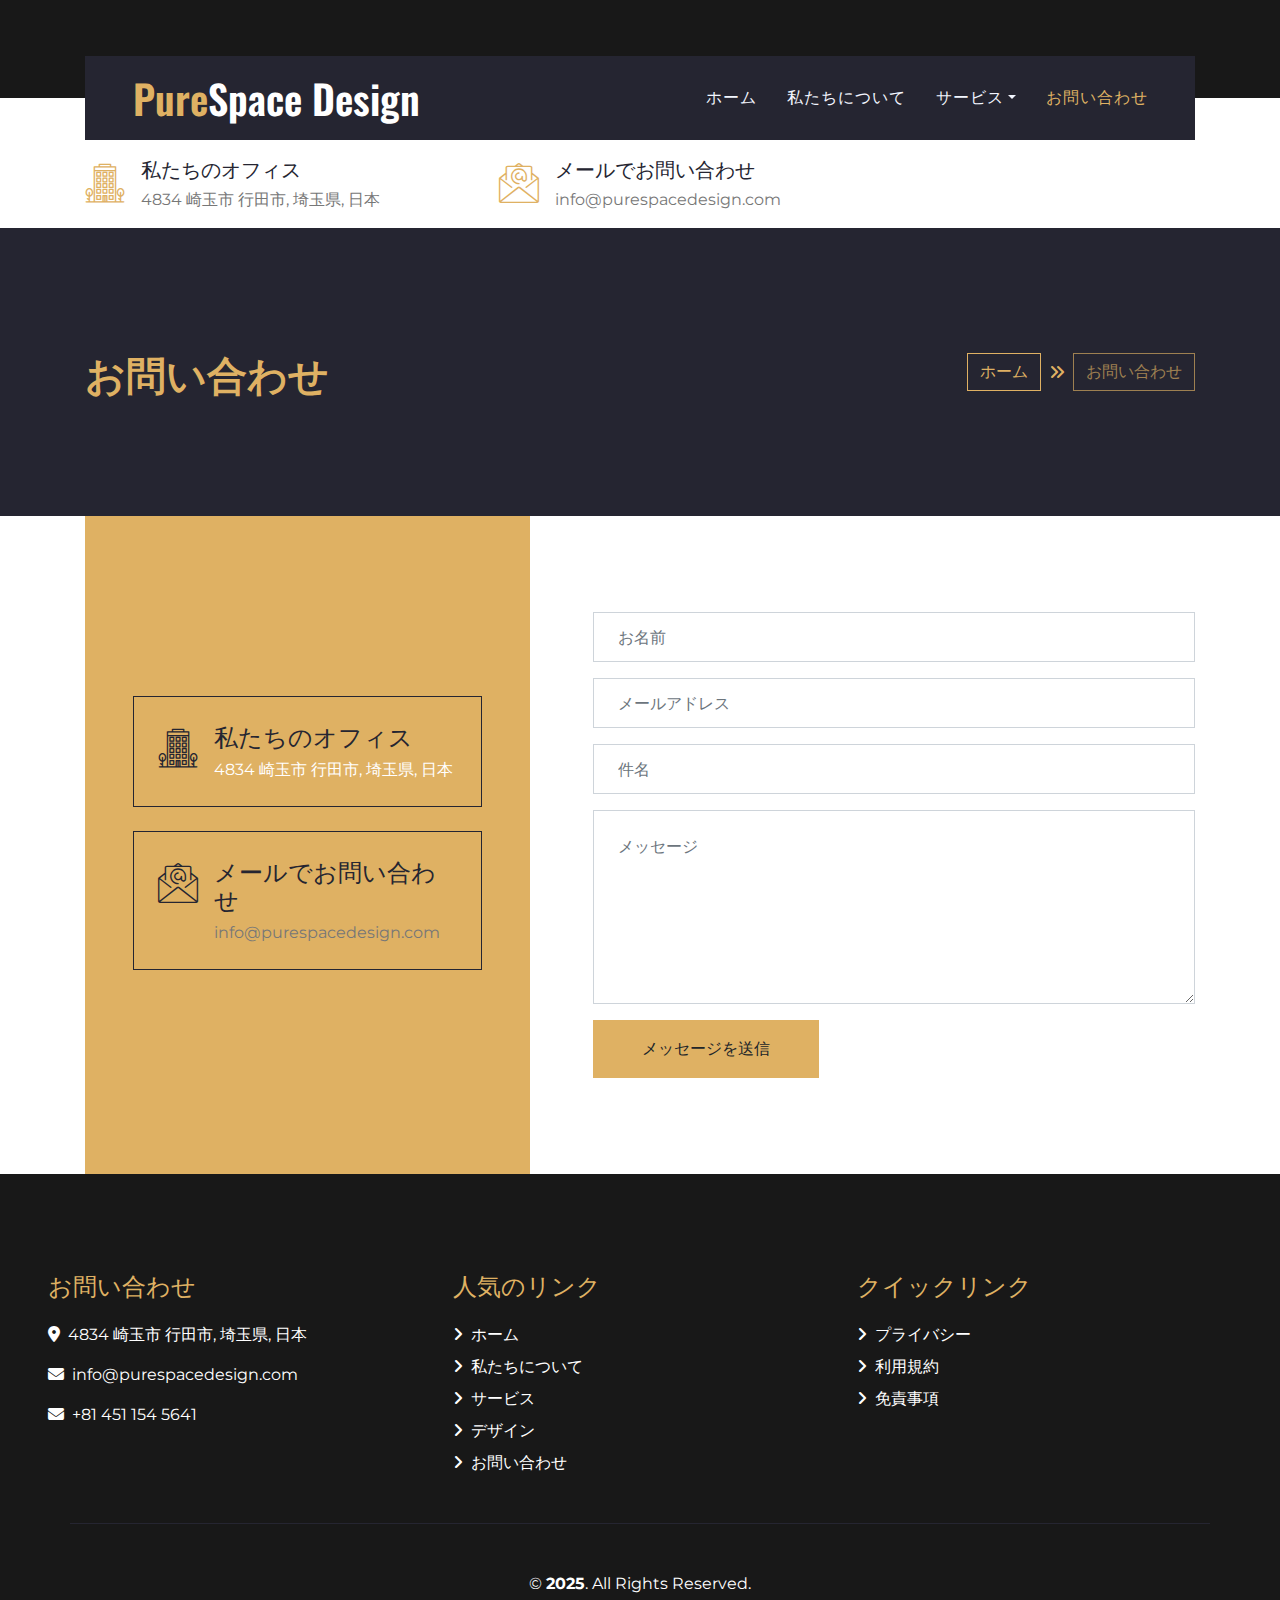
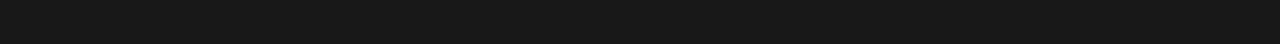
<file: contact.html>
<!DOCTYPE html>
<html lang="ja">
<head>
    <meta charset="utf-8">
    <title>ピュアスペースデザイン</title>
    <meta content="width=device-width, initial-scale=1.0" name="viewport">
    <meta content="インテリアデザイン" name="keywords">
    <meta content="スタイリッシュでモダンなデザインを探索" name="description">
    <link href="img/favicon.ico" rel="icon">
    <link href="https://fonts.googleapis.com/css2?family=Montserrat&family=Oswald:wght@400;500;600&display=swap" rel="stylesheet"> 
    <link href="assets/css/all.min.css" rel="stylesheet">
    <link href="lib/flaticon/font/flaticon.css" rel="stylesheet">
    <link href="lib/owlcarousel/assets/owl.carousel.min.css" rel="stylesheet">
    <link href="lib/lightbox/css/lightbox.min.css" rel="stylesheet">
    <link href="css/style.css" rel="stylesheet">
</head>
<body>
    <div class="container-fluid bg-dark py-3">
        <div class="container">
            <div class="row">
                <div class="col-md-6 text-center text-lg-left mb-2 mb-lg-0">
                   
                </div>
                <div class="col-md-6 text-center text-lg-right">
                    <div class="d-inline-flex align-items-center">
                       
                    </div>
                </div>
            </div>
        </div>
    </div>

    <div class="container-fluid position-relative nav-bar p-0">
        <div class="container position-relative" style="z-index: 9;">
            <nav class="navbar navbar-expand-lg bg-secondary navbar-dark py-3 py-lg-0 pl-3 pl-lg-5">
                <a href="" class="navbar-brand">
                    <h1 class="m-0 display-5 text-white"><span class="text-primary">Pure</span>Space Design</h1>
                </a>
                <button type="button" class="navbar-toggler" data-toggle="collapse" data-target="#navbarCollapse">
                    <span class="navbar-toggler-icon"></span>
                </button>
                <div class="collapse navbar-collapse justify-content-between px-3" id="navbarCollapse">
                    <div class="navbar-nav ml-auto py-0">
                        <a href="index.html" class="nav-item nav-link ">ホーム</a>
                        <a href="about.html" class="nav-item nav-link">私たちについて</a>
                        <div class="nav-item dropdown">
                            <a href="#" class="nav-link dropdown-toggle" data-toggle="dropdown">サービス</a>
                            <div class="dropdown-menu rounded-0 m-0">
                                <a href="design.html" class="dropdown-item">デザイン</a>
                                <a href="service.html" class="dropdown-item">インテリア</a>
                            </div>
                        </div>
                        <a href="contact.html" class="nav-item nav-link active">お問い合わせ</a>
                    </div>
                </div>
            </nav>
        </div>
    </div>
    <!-- Under Nav Start -->
    <div class="container-fluid bg-white py-3">
        <div class="container">
            <div class="row">
                <div class="col-lg-4 text-left mb-3 mb-lg-0">
                    <div class="d-inline-flex text-left">
                        <h1 class="flaticon-office font-weight-normal text-primary m-0 mr-3"></h1>
                        <div class="d-flex flex-column">
                            <h5>私たちのオフィス</h5>
                            <p class="m-0">4834 崎玉市 行田市, 埼玉県, 日本</p>
                        </div>
                    </div>
                </div>
                <div class="col-lg-4 text-left text-lg-center mb-3 mb-lg-0">
                    <div class="d-inline-flex text-left">
                        <h1 class="flaticon-email font-weight-normal text-primary m-0 mr-3"></h1>
                        <div class="d-flex flex-column">
                            <h5>メールでお問い合わせ</h5>
                            <p class="m-0">info@purespacedesign.com</p>
                        </div>
                    </div>
                </div>
                <div class="col-lg-4 text-left text-lg-right mb-3 mb-lg-0">
                    
                </div>
            </div>
        </div>
    </div>
    <!-- Under Nav End -->


    <!-- Page Header Start -->
    <div class="container-fluid bg-secondary py-5">
        <div class="container py-5">
            <div class="row align-items-center py-4">
                <div class="col-md-6 text-center text-md-left">
                    <h1 class="mb-4 mb-md-0 text-primary text-uppercase">お問い合わせ</h1>
                </div>
                <div class="col-md-6 text-center text-md-right">
                    <div class="d-inline-flex align-items-center">
                        <a class="btn btn-outline-primary" href="index.html">ホーム</a>
                        <i class="fas fa-angle-double-right text-primary mx-2"></i>
                        <a class="btn btn-outline-primary disabled" href="contact.html">お問い合わせ</a>
                    </div>
                </div>
            </div>
        </div>
    </div>
    
    <div class="container-fluid bg-white">
        <div class="container">
            <div class="row">
                <div class="col-lg-5">
                    <div class="d-flex flex-column justify-content-center bg-primary h-100 p-5">
                        <div class="d-inline-flex border border-secondary p-4 mb-4">
                            <h1 class="flaticon-office font-weight-normal text-secondary m-0 mr-3"></h1>
                            <div class="d-flex flex-column">
                                <h4>私たちのオフィス</h4>
                                <p class="m-0 text-white">4834 崎玉市 行田市, 埼玉県, 日本</p>
                            </div>
                        </div>
                        <div class="d-inline-flex border border-secondary p-4 mb-4">
                            <h1 class="flaticon-email font-weight-normal text-secondary m-0 mr-3"></h1>
                            <div class="d-flex flex-column">
                                <h4>メールでお問い合わせ</h4>
                                <p class="m-0">info@purespacedesign.com</p>
                            </div>
                        </div>
                        
                    </div>
                </div>
                <div class="col-lg-7 mb-5 my-lg-5 py-5 pl-lg-5">
                    <div class="contact-form">
                        <div id="success"></div>
                        <form name="sentMessage" id="contactForm" novalidate="novalidate">
                            <div class="control-group">
                                <input type="text" class="form-control p-4" id="name" placeholder="お名前" required="required" data-validation-required-message="お名前を入力してください" />
                                <p class="help-block text-danger"></p>
                            </div>
                            <div class="control-group">
                                <input type="email" class="form-control p-4" id="email" placeholder="メールアドレス" required="required" data-validation-required-message="メールアドレスを入力してください" />
                                <p class="help-block text-danger"></p>
                            </div>
                            <div class="control-group">
                                <input type="text" class="form-control p-4" id="subject" placeholder="件名" required="required" data-validation-required-message="件名を入力してください" />
                                <p class="help-block text-danger"></p>
                            </div>
                            <div class="control-group">
                                <textarea class="form-control p-4" rows="6" id="message" placeholder="メッセージ" required="required" data-validation-required-message="メッセージを入力してください"></textarea>
                                <p class="help-block text-danger"></p>
                            </div>
                            <div>
                                <button class="btn btn-primary py-3 px-5" type="submit" id="sendMessageButton">メッセージを送信</button>
                            </div>
                        </form>
                    </div>
                    
                    <div id="success-message" style="display:none;">
                        <p>Message submitted successfully!</p>
                    </div>

                </div>
            </div>
        </div>
    </div>
    
    <div class="container-fluid bg-dark text-white py-5 px-sm-3 px-md-5">
        <div class="row pt-5">
            <div class="col-lg-4 col-md-6 mb-5">
                <h4 class="text-primary mb-4">お問い合わせ</h4>
                <p><i class="fa fa-map-marker-alt mr-2"></i>4834 崎玉市 行田市, 埼玉県, 日本</p>
                <p><i class="fa fa-envelope mr-2"></i>info@purespacedesign.com</p>
				 <p><i class="fa fa-envelope mr-2"></i>+81 451 154 5641</p>
                <div class="d-flex justify-content-start mt-4">
                    
                </div>
            </div>
            <div class="col-lg-4 col-md-6 mb-5">
                <h4 class="text-primary mb-4">人気のリンク</h4>
                <div class="d-flex flex-column justify-content-start">
                    <a class="text-white mb-2" href="index.html"><i class="fa fa-angle-right mr-2"></i>ホーム</a>
                    <a class="text-white mb-2" href="about.html"><i class="fa fa-angle-right mr-2"></i>私たちについて</a>
                    <a class="text-white mb-2" href="service.html"><i class="fa fa-angle-right mr-2"></i>サービス</a>
                    <a class="text-white mb-2" href="design.html"><i class="fa fa-angle-right mr-2"></i>デザイン</a>
                    <a class="text-white" href="contact.html"><i class="fa fa-angle-right mr-2"></i>お問い合わせ</a>
                </div>
            </div>
            <div class="col-lg-4 col-md-6 mb-5">
                <h4 class="text-primary mb-4">クイックリンク</h4>
                <div class="d-flex flex-column justify-content-start">
                    <a class="text-white mb-2" href="privacy.html"><i class="fa fa-angle-right mr-2"></i>プライバシー</a>
                    <a class="text-white mb-2" href="term.html"><i class="fa fa-angle-right mr-2"></i>利用規約</a>
                    <a class="text-white mb-2" href="disc.html"><i class="fa fa-angle-right mr-2"></i>免責事項</a>
                    
                </div>
            </div>
            
        </div>
        <div class="container border-top border-secondary pt-5">
            <p class="m-0 text-center text-white">
                &copy; <a class="text-white font-weight-bold" href="#">2025</a>. All Rights Reserved. 
                
            </p>
        </div>
    </div>
    <!-- Footer End -->


    <a href="#" class="btn btn-lg btn-primary back-to-top"><i class="fa fa-angle-double-up"></i></a>
    <script src="https://code.jquery.com/jquery-3.4.1.min.js"></script>
    <script src="assets/js/bootstrap.bundle.min.js"></script>
    <script src="lib/easing/easing.min.js"></script>
    <script src="lib/owlcarousel/owl.carousel.min.js"></script>
    <script src="lib/isotope/isotope.pkgd.min.js"></script>
    <script src="lib/lightbox/js/lightbox.min.js"></script>
    <script src="mail/jqBootstrapValidation.min.js"></script>
    <!-- <script src="mail/contact.js"></script> -->
    <script>
        document.getElementById('contactForm').addEventListener('submit', function(event) {
            event.preventDefault(); 
            document.getElementById('success-message').style.display = 'block';
            document.getElementById('contactForm').style.display = 'none';
            setTimeout(function() {
                window.location.href = 'index.html';
            }, 3000);
        });
    </script>
    
    <script src="js/main.js"></script>
</body>
</html>
</file>
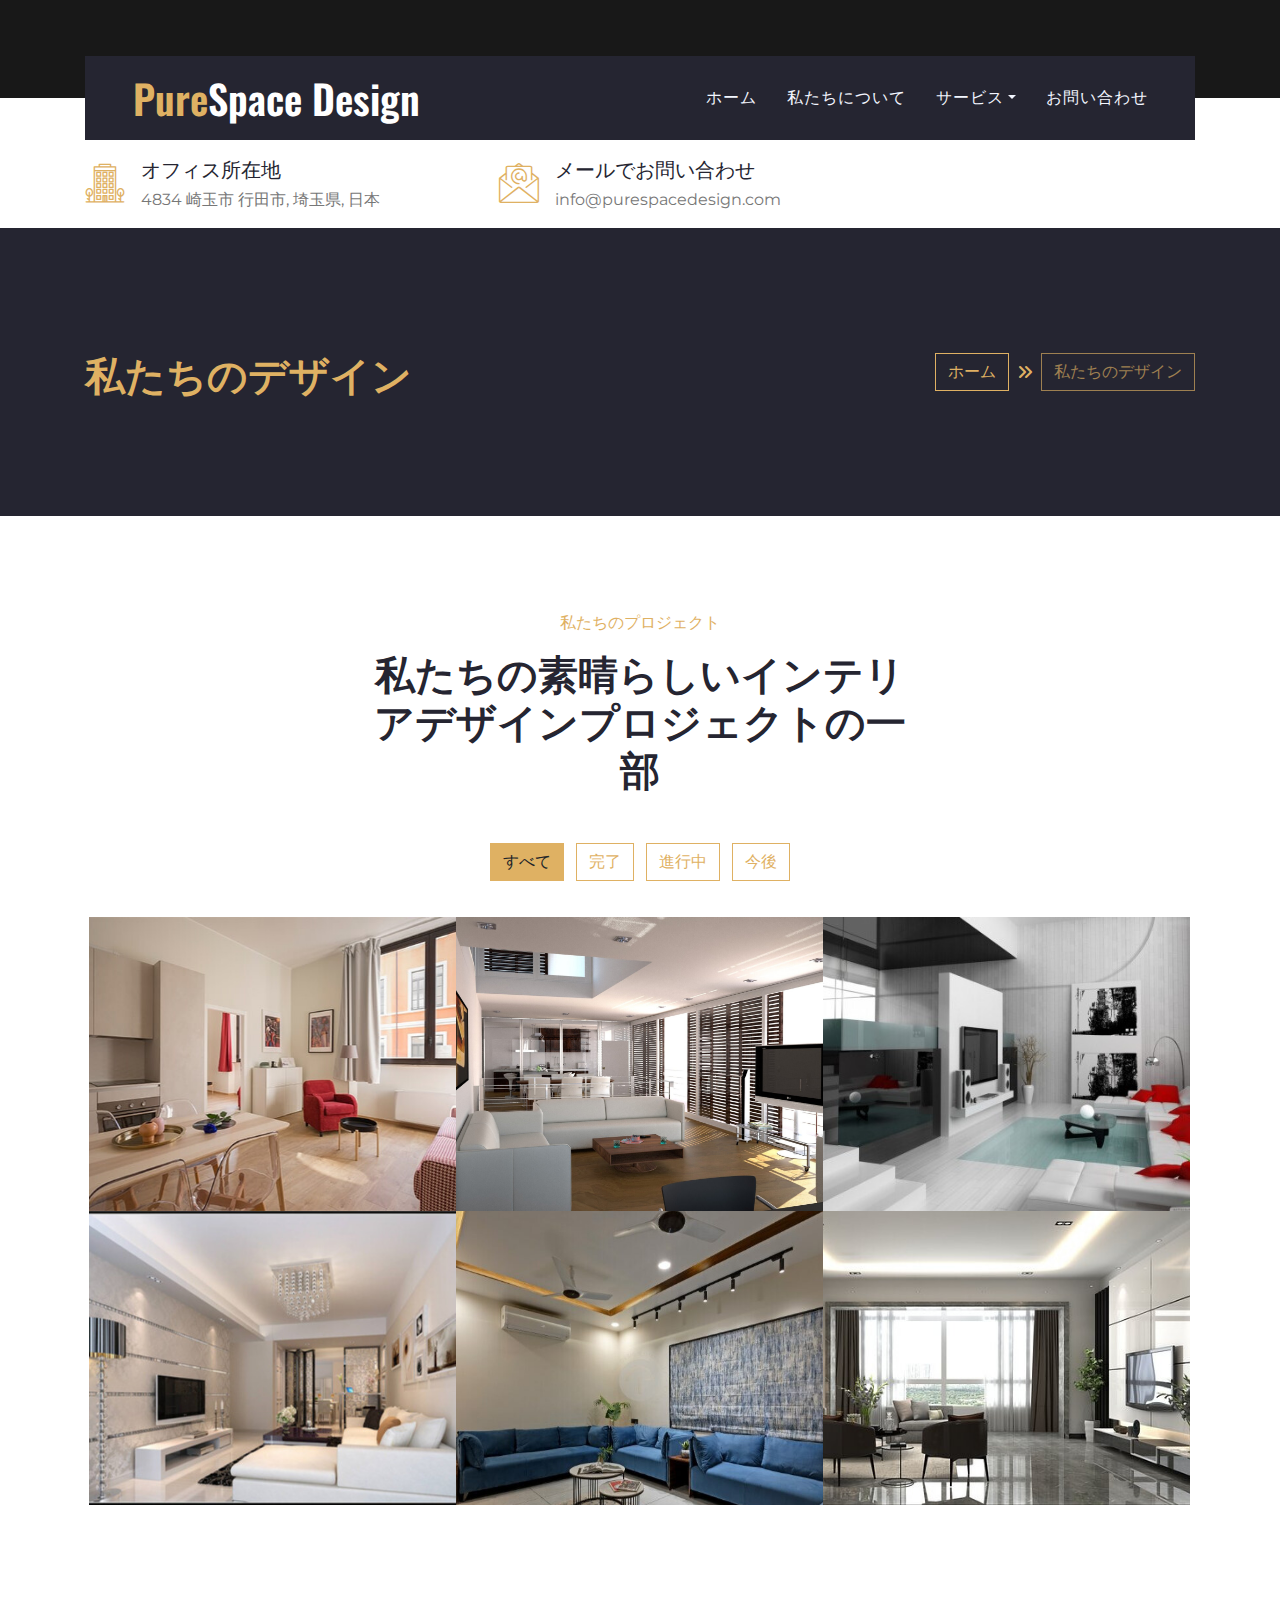
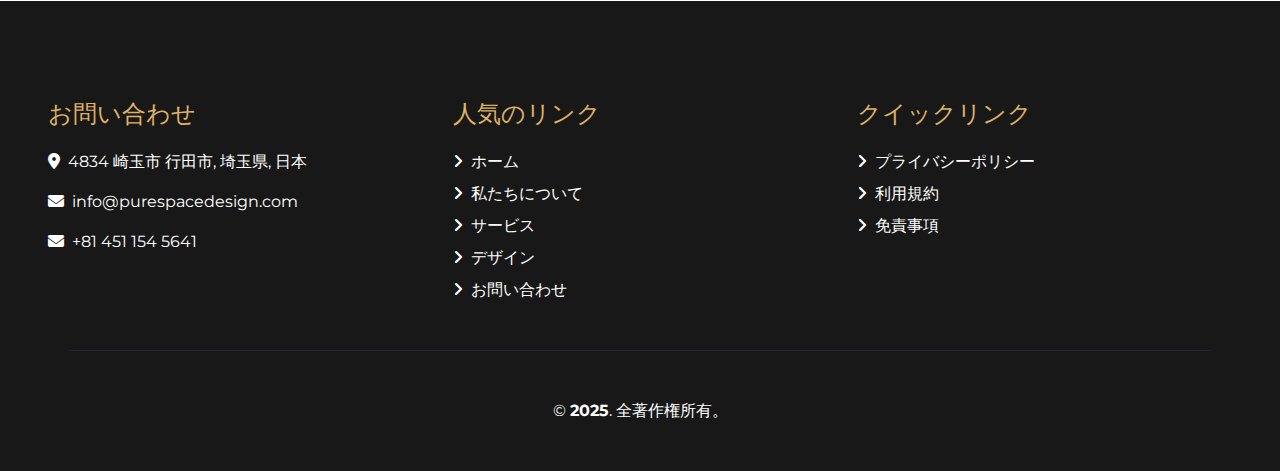
<file: design.html>
<!DOCTYPE html>
<html lang="ja">
<head>
    <meta charset="utf-8">
    <title>ピュアスペースデザイン</title>
    <meta content="width=device-width, initial-scale=1.0" name="viewport">
    <meta content="インテリアデザイン" name="keywords">
    <meta content="スタイリッシュでモダンなデザインを探索" name="description">
    <link href="img/favicon.ico" rel="icon">
    <link href="https://fonts.googleapis.com/css2?family=Montserrat&family=Oswald:wght@400;500;600&display=swap" rel="stylesheet"> 
    <link href="assets/css/all.min.css" rel="stylesheet">
    <link href="lib/flaticon/font/flaticon.css" rel="stylesheet">
    <link href="lib/owlcarousel/assets/owl.carousel.min.css" rel="stylesheet">
    <link href="lib/lightbox/css/lightbox.min.css" rel="stylesheet">
    <link href="css/style.css" rel="stylesheet">
</head>
<body>
    <div class="container-fluid bg-dark py-3">
        <div class="container">
            <div class="row">
                <div class="col-md-6 text-center text-lg-left mb-2 mb-lg-0">
                   
                </div>
                <div class="col-md-6 text-center text-lg-right">
                    <div class="d-inline-flex align-items-center">
                       
                    </div>
                </div>
            </div>
        </div>
    </div>

    <div class="container-fluid position-relative nav-bar p-0">
        <div class="container position-relative" style="z-index: 9;">
            <nav class="navbar navbar-expand-lg bg-secondary navbar-dark py-3 py-lg-0 pl-3 pl-lg-5">
                <a href="" class="navbar-brand">
                     <h1 class="m-0 display-5 text-white"><span class="text-primary">Pure</span>Space Design</h1>
                </a>
                <button type="button" class="navbar-toggler" data-toggle="collapse" data-target="#navbarCollapse">
                    <span class="navbar-toggler-icon"></span>
                </button>
                <div class="collapse navbar-collapse justify-content-between px-3" id="navbarCollapse">
                    <div class="navbar-nav ml-auto py-0">
                        <a href="index.html" class="nav-item nav-link ">ホーム</a>
                        <a href="about.html" class="nav-item nav-link">私たちについて</a>
                        <div class="nav-item dropdown">
                            <a href="#" class="nav-link dropdown-toggle" data-toggle="dropdown">サービス</a>
                            <div class="dropdown-menu rounded-0 m-0">
                                <a href="design.html" class="dropdown-item">デザイン</a>
                                <a href="service.html" class="dropdown-item">インテリア</a>
                            </div>
                        </div>
                        <a href="contact.html" class="nav-item nav-link">お問い合わせ</a>
                    </div>
                </div>
            </nav>
        </div>
    </div>
    <!-- Under Nav Start -->
    <div class="container-fluid bg-white py-3">
        <div class="container">
            <div class="row">
                <div class="col-lg-4 text-left mb-3 mb-lg-0">
                    <div class="d-inline-flex text-left">
                        <h1 class="flaticon-office font-weight-normal text-primary m-0 mr-3"></h1>
                        <div class="d-flex flex-column">
                            <h5>オフィス所在地</h5>
                            <p class="m-0">4834 崎玉市 行田市,  埼玉県,  日本</p>
                        </div>
                    </div>
                </div>
                <div class="col-lg-4 text-left text-lg-center mb-3 mb-lg-0">
                    <div class="d-inline-flex text-left">
                        <h1 class="flaticon-email font-weight-normal text-primary m-0 mr-3"></h1>
                        <div class="d-flex flex-column">
                            <h5>メールでお問い合わせ</h5>
                            <p class="m-0">info@purespacedesign.com</p>
                        </div>
                    </div>
                </div>
                <div class="col-lg-4 text-left text-lg-right mb-3 mb-lg-0">
                    
                </div>
            </div>
        </div>
    </div>
    <!-- Under Nav End -->


    <!-- Page Header Start -->
    <div class="container-fluid bg-secondary py-5">
        <div class="container py-5">
            <div class="row align-items-center py-4">
                <div class="col-md-6 text-center text-md-left">
                    <h1 class="mb-4 mb-md-0 text-primary text-uppercase">私たちのデザイン</h1>
                </div>
                <div class="col-md-6 text-center text-md-right">
                    <div class="d-inline-flex align-items-center">
                        <a class="btn btn-outline-primary" href="index.html">ホーム</a>
                        <i class="fas fa-angle-double-right text-primary mx-2"></i>
                        <a class="btn btn-outline-primary disabled" href="">私たちのデザイン</a>
                    </div>
                </div>
            </div>
        </div>
    </div>
    <!-- Page Header Start -->


   <!-- プロジェクト開始 -->
<div class="container-fluid py-5">
    <div class="container py-5">
        <div class="row justify-content-center">
            <div class="col-lg-6 col-md-8 col text-center mb-4">
                <h6 class="text-primary font-weight-normal text-uppercase mb-3">私たちのプロジェクト</h6>
                <h1 class="mb-4">私たちの素晴らしいインテリアデザインプロジェクトの一部</h1>
            </div>
        </div>
        <div class="row">
            <div class="col-12 text-center mb-2">
                <ul class="list-inline mb-4" id="portfolio-flters">
                    <li class="btn btn-outline-primary m-1 active" data-filter="*">すべて</li>
                    <li class="btn btn-outline-primary m-1" data-filter=".first">完了</li>
                    <li class="btn btn-outline-primary m-1" data-filter=".second">進行中</li>
                    <li class="btn btn-outline-primary m-1" data-filter=".third">今後</li>
                </ul>
            </div>
        </div>
        <div class="row mx-1 portfolio-container">
            <div class="col-lg-4 col-md-6 col-sm-12 p-0 portfolio-item first">
                <div class="position-relative overflow-hidden">
                    <div class="portfolio-img d-flex align-items-center justify-content-center">
                         <img class="img-fluid" src="img/d img 1.jpg" alt="">
                    </div>
                    <div class="portfolio-text bg-secondary d-flex flex-column align-items-center justify-content-center">
                        <h4 class="text-white mb-4">プロジェクト名</h4>
                        <div class="d-flex align-items-center justify-content-center">
                            <a class="btn btn-outline-primary m-1" href="contact.html">
                                <i class="fa fa-link"></i>
                            </a>
                            <a class="btn btn-outline-primary m-1" href="img/portfolio-1.jpg" data-lightbox="portfolio">
                                <i class="fa fa-eye"></i>
                            </a>
                        </div>
                    </div>
                </div>
            </div>
            <div class="col-lg-4 col-md-6 col-sm-12 p-0 portfolio-item second">
                <div class="position-relative overflow-hidden">
                    <div class="portfolio-img d-flex align-items-center justify-content-center">
                        <img class="img-fluid" src="img/d img 2.jpg" alt="">
                    </div>
                    <div class="portfolio-text bg-secondary d-flex flex-column align-items-center justify-content-center">
                        <h4 class="text-white mb-4">プロジェクト名</h4>
                        <div class="d-flex align-items-center justify-content-center">
                            <a class="btn btn-outline-primary m-1" href="contact.html">
                                <i class="fa fa-link"></i>
                            </a>
                            <a class="btn btn-outline-primary m-1" href="img/portfolio-2.jpg" data-lightbox="portfolio">
                                <i class="fa fa-eye"></i>
                            </a>
                        </div>
                    </div>
                </div>
            </div>
            <div class="col-lg-4 col-md-6 col-sm-12 p-0 portfolio-item third">
                <div class="position-relative overflow-hidden">
                    <div class="portfolio-img d-flex align-items-center justify-content-center">
                        <img class="img-fluid" src="img/d img 3.jpg" alt="">
                    </div>
                    <div class="portfolio-text bg-secondary d-flex flex-column align-items-center justify-content-center">
                        <h4 class="text-white mb-4">プロジェクト名</h4>
                        <div class="d-flex align-items-center justify-content-center">
                            <a class="btn btn-outline-primary m-1" href="contact.html">
                                <i class="fa fa-link"></i>
                            </a>
                            <a class="btn btn-outline-primary m-1" href="img/portfolio-3.jpg" data-lightbox="portfolio">
                                <i class="fa fa-eye"></i>
                            </a>
                        </div>
                    </div>
                </div>
            </div>
            <div class="col-lg-4 col-md-6 col-sm-12 p-0 portfolio-item first">
                <div class="position-relative overflow-hidden">
                    <div class="portfolio-img d-flex align-items-center justify-content-center">
                        <img class="img-fluid" src="img/d img 4.jpg" alt="">
                    </div>
                    <div class="portfolio-text bg-secondary d-flex flex-column align-items-center justify-content-center">
                        <h4 class="text-white mb-4">プロジェクト名</h4>
                        <div class="d-flex align-items-center justify-content-center">
                            <a class="btn btn-outline-primary m-1" href="contact.html">
                                <i class="fa fa-link"></i>
                            </a>
                            <a class="btn btn-outline-primary m-1" href="img/portfolio-4.jpg" data-lightbox="portfolio">
                                <i class="fa fa-eye"></i>
                            </a>
                        </div>
                    </div>
                </div>
            </div>
            <div class="col-lg-4 col-md-6 col-sm-12 p-0 portfolio-item second">
                <div class="position-relative overflow-hidden">
                    <div class="portfolio-img d-flex align-items-center justify-content-center">
                        <img class="img-fluid" src="img/d img 5.jpg" alt="">
                    </div>
                    <div class="portfolio-text bg-secondary d-flex flex-column align-items-center justify-content-center">
                        <h4 class="text-white mb-4">プロジェクト名</h4>
                        <div class="d-flex align-items-center justify-content-center">
                            <a class="btn btn-outline-primary m-1" href="contact.html">
                                <i class="fa fa-link"></i>
                            </a>
                            <a class="btn btn-outline-primary m-1" href="img/portfolio-5.jpg" data-lightbox="portfolio">
                                <i class="fa fa-eye"></i>
                            </a>
                        </div>
                    </div>
                </div>
            </div>
            <div class="col-lg-4 col-md-6 col-sm-12 p-0 portfolio-item third">
                <div class="position-relative overflow-hidden">
                    <div class="portfolio-img d-flex align-items-center justify-content-center">
                        <img class="img-fluid" src="img/d img 6.jpg" alt="">
                    </div>
                    <div class="portfolio-text bg-secondary d-flex flex-column align-items-center justify-content-center">
                        <h4 class="text-white mb-4">プロジェクト名</h4>
                        <div class="d-flex align-items-center justify-content-center">
                            <a class="btn btn-outline-primary m-1" href="contact.html">
                                <i class="fa fa-link"></i>
                            </a>
                            <a class="btn btn-outline-primary m-1" href="img/portfolio-6.jpg" data-lightbox="portfolio">
                                <i class="fa fa-eye"></i>
                            </a>
                        </div>
                    </div>
                </div>
            </div>
        </div>
    </div>
</div>
<!-- プロジェクト終了 -->

    <div class="container-fluid bg-dark text-white py-5 px-sm-3 px-md-5">
        <div class="row pt-5">
            <div class="col-lg-4 col-md-6 mb-5">
                <h4 class="text-primary mb-4">お問い合わせ</h4>
                <p><i class="fa fa-map-marker-alt mr-2"></i>4834 崎玉市 行田市,  埼玉県,  日本</p>
                <p><i class="fa fa-envelope mr-2"></i>info@purespacedesign.com</p>
				 <p><i class="fa fa-envelope mr-2"></i>+81 451 154 5641</p>
                <div class="d-flex justify-content-start mt-4">
                    
                </div>
            </div>
            <div class="col-lg-4 col-md-6 mb-5">
                <h4 class="text-primary mb-4">人気のリンク</h4>
                <div class="d-flex flex-column justify-content-start">
                    <a class="text-white mb-2" href="index.html"><i class="fa fa-angle-right mr-2"></i>ホーム</a>
                    <a class="text-white mb-2" href="about.html"><i class="fa fa-angle-right mr-2"></i>私たちについて</a>
                    <a class="text-white mb-2" href="service.html"><i class="fa fa-angle-right mr-2"></i>サービス</a>
                    <a class="text-white mb-2" href="design.html"><i class="fa fa-angle-right mr-2"></i>デザイン</a>
                    <a class="text-white" href="contact.html"><i class="fa fa-angle-right mr-2"></i>お問い合わせ</a>
                </div>
            </div>
            <div class="col-lg-4 col-md-6 mb-5">
                <h4 class="text-primary mb-4">クイックリンク</h4>
                <div class="d-flex flex-column justify-content-start">
                    <a class="text-white mb-2" href="privacy.html"><i class="fa fa-angle-right mr-2"></i>プライバシーポリシー</a>
                    <a class="text-white mb-2" href="term.html"><i class="fa fa-angle-right mr-2"></i>利用規約</a>
                    <a class="text-white mb-2" href="disc.html"><i class="fa fa-angle-right mr-2"></i>免責事項</a>
                </div>
            </div>
            
        </div>
        <div class="container border-top border-secondary pt-5">
            <p class="m-0 text-center text-white">
                &copy; <a class="text-white font-weight-bold" href="#">2025</a>. 全著作権所有。 
            </p>
        </div>
    </div>
    

    <a href="#" class="btn btn-lg btn-primary back-to-top"><i class="fa fa-angle-double-up"></i></a>
    <script src="https://code.jquery.com/jquery-3.4.1.min.js"></script>
    <script src="assets/js/bootstrap.bundle.min.js"></script>
    <script src="lib/easing/easing.min.js"></script>
    <script src="lib/owlcarousel/owl.carousel.min.js"></script>
    <script src="lib/isotope/isotope.pkgd.min.js"></script>
    <script src="lib/lightbox/js/lightbox.min.js"></script>
    <script src="mail/jqBootstrapValidation.min.js"></script>
    <script src="mail/contact.js"></script>
    <script src="js/main.js"></script>
</body>
</html>
</file>
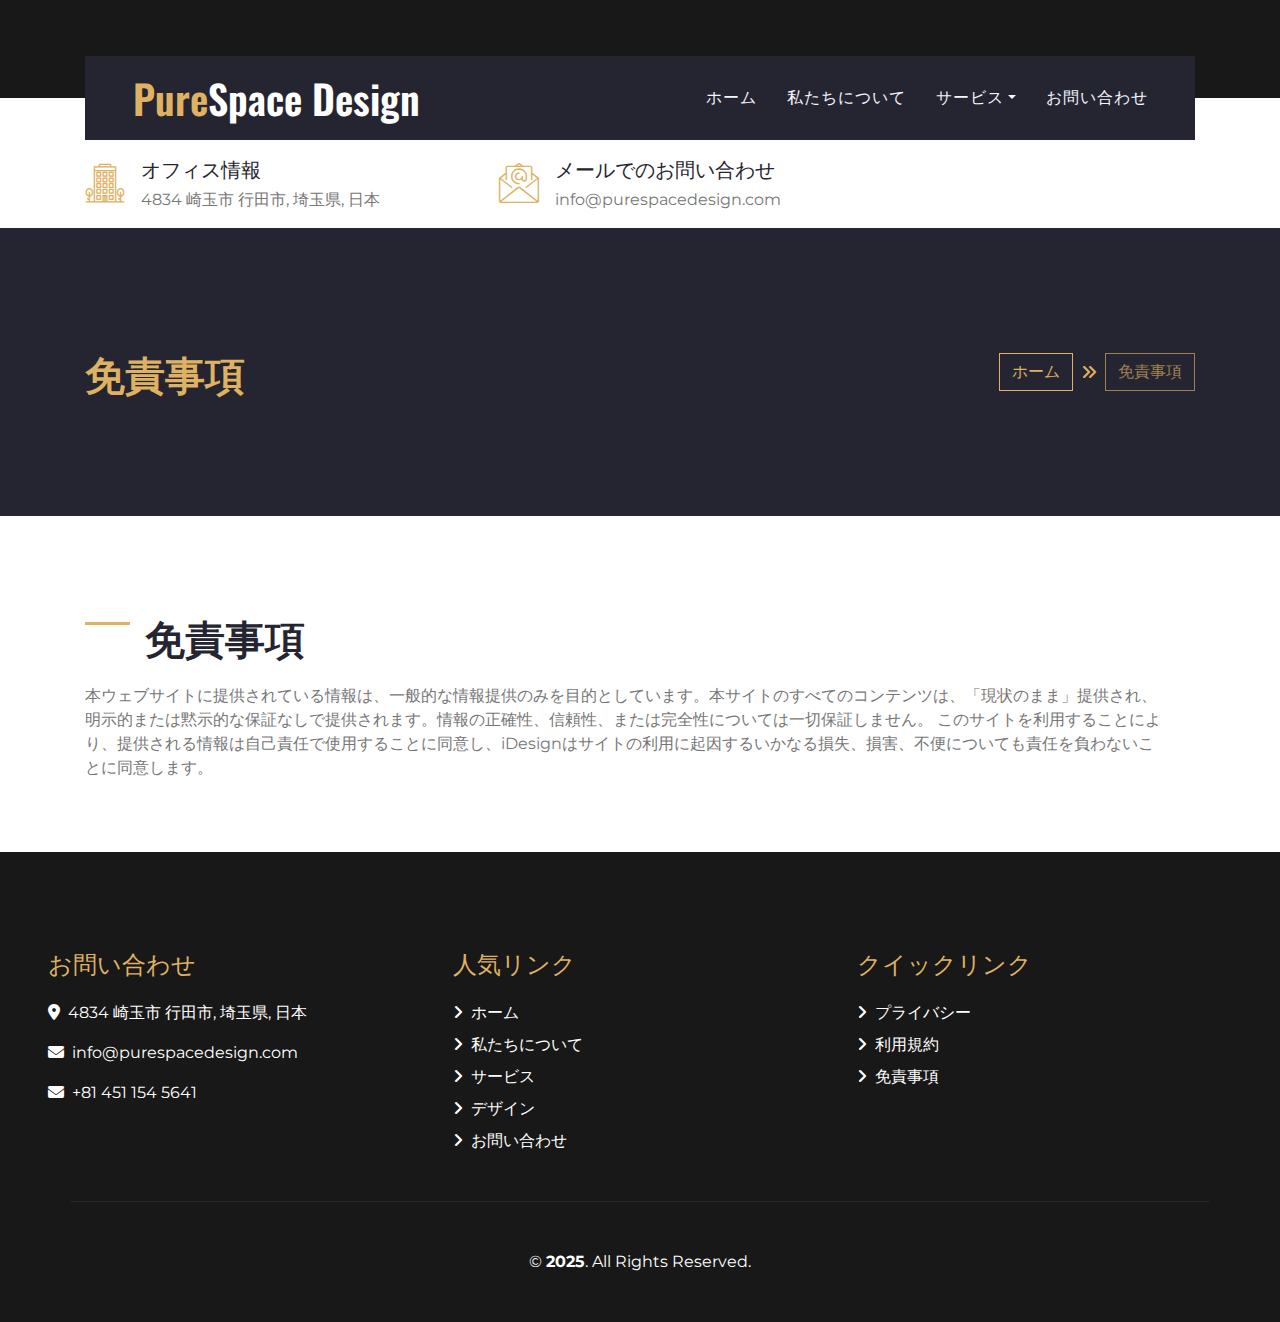
<file: disc.html>
<!DOCTYPE html>
<html lang="ja">
<head>
    <meta charset="utf-8">
    <title>ピュアスペースデザイン</title>
    <meta content="width=device-width, initial-scale=1.0" name="viewport">
    <meta content="インテリアデザイン" name="keywords">
    <meta content="スタイリッシュでモダンなデザインを探索" name="description">
    <link href="img/favicon.ico" rel="icon">
    <link href="https://fonts.googleapis.com/css2?family=Montserrat&family=Oswald:wght@400;500;600&display=swap" rel="stylesheet"> 
    <link href="assets/css/all.min.css" rel="stylesheet">
    <link href="lib/flaticon/font/flaticon.css" rel="stylesheet">
    <link href="lib/owlcarousel/assets/owl.carousel.min.css" rel="stylesheet">
    <link href="lib/lightbox/css/lightbox.min.css" rel="stylesheet">
    <link href="css/style.css" rel="stylesheet">
</head>
<body>
    <div class="container-fluid bg-dark py-3">
        <div class="container">
            <div class="row">
                <div class="col-md-6 text-center text-lg-left mb-2 mb-lg-0">
                   
                </div>
                <div class="col-md-6 text-center text-lg-right">
                    <div class="d-inline-flex align-items-center">
                       
                    </div>
                </div>
            </div>
        </div>
    </div>

    <div class="container-fluid position-relative nav-bar p-0">
        <div class="container position-relative" style="z-index: 9;">
            <nav class="navbar navbar-expand-lg bg-secondary navbar-dark py-3 py-lg-0 pl-3 pl-lg-5">
                <a href="" class="navbar-brand">
                    <h1 class="m-0 display-5 text-white"><span class="text-primary">Pure</span>Space Design</h1>
                </a>
                <button type="button" class="navbar-toggler" data-toggle="collapse" data-target="#navbarCollapse">
                    <span class="navbar-toggler-icon"></span>
                </button>
                <div class="collapse navbar-collapse justify-content-between px-3" id="navbarCollapse">
                    <div class="navbar-nav ml-auto py-0">
                        <a href="index.html" class="nav-item nav-link ">ホーム</a>
                        <a href="about.html" class="nav-item nav-link">私たちについて</a>
                        <div class="nav-item dropdown">
                            <a href="#" class="nav-link dropdown-toggle" data-toggle="dropdown">サービス</a>
                            <div class="dropdown-menu rounded-0 m-0">
                                <a href="design.html" class="dropdown-item">デザイン</a>
                                <a href="service.html" class="dropdown-item">インテリア</a>
                            </div>
                        </div>
                        <a href="contact.html" class="nav-item nav-link">お問い合わせ</a>
                    </div>
                </div>
            </nav>
        </div>
    </div>

    <!-- Under Nav Start -->
    <div class="container-fluid bg-white py-3">
        <div class="container">
            <div class="row">
                <div class="col-lg-4 text-left mb-3 mb-lg-0">
                    <div class="d-inline-flex text-left">
                        <h1 class="flaticon-office font-weight-normal text-primary m-0 mr-3"></h1>
                        <div class="d-flex flex-column">
                            <h5>オフィス情報</h5>
                            <p class="m-0">4834 崎玉市 行田市, 埼玉県, 日本</p>
                        </div>
                    </div>
                </div>
                <div class="col-lg-4 text-left text-lg-center mb-3 mb-lg-0">
                    <div class="d-inline-flex text-left">
                        <h1 class="flaticon-email font-weight-normal text-primary m-0 mr-3"></h1>
                        <div class="d-flex flex-column">
                            <h5>メールでのお問い合わせ</h5>
                            <p class="m-0">info@purespacedesign.com</p>
                        </div>
                    </div>
                </div>
                <div class="col-lg-4 text-left text-lg-right mb-3 mb-lg-0">
                    
                </div>
            </div>
        </div>
    </div>
    <!-- Under Nav End -->


    <!-- Page Header Start -->
    <div class="container-fluid bg-secondary py-5">
        <div class="container py-5">
            <div class="row align-items-center py-4">
                <div class="col-md-6 text-center text-md-left">
                    <h1 class="mb-4 mb-md-0 text-primary text-uppercase">免責事項</h1>
                </div>
                <div class="col-md-6 text-center text-md-right">
                    <div class="d-inline-flex align-items-center">
                        <a class="btn btn-outline-primary" href="index.html">ホーム</a>
                        <i class="fas fa-angle-double-right text-primary mx-2"></i>
                        <a class="btn btn-outline-primary disabled" href="disc.html">免責事項</a>
                    </div>
                </div>
            </div>
        </div>
    </div>
    <!-- Page Header Start -->


<div class="container-fluid bg-white">
    <div class="container">
        <div class="row">
            <div class="col-lg-12 mt-5 py-5 pr-lg-5">
                <h1 class="mb-4 section-title">免責事項</h1>
                <p class="mb-4">本ウェブサイトに提供されている情報は、一般的な情報提供のみを目的としています。本サイトのすべてのコンテンツは、「現状のまま」提供され、明示的または黙示的な保証なしで提供されます。情報の正確性、信頼性、または完全性については一切保証しません。 
                このサイトを利用することにより、提供される情報は自己責任で使用することに同意し、iDesignはサイトの利用に起因するいかなる損失、損害、不便についても責任を負わないことに同意します。</p>
            </div>
            
        </div>
    </div>
</div>

 <div class="container-fluid bg-dark text-white py-5 px-sm-3 px-md-5">
    <div class="row pt-5">
        <div class="col-lg-4 col-md-6 mb-5">
            <h4 class="text-primary mb-4">お問い合わせ</h4>
            <p><i class="fa fa-map-marker-alt mr-2"></i>4834 崎玉市 行田市, 埼玉県, 日本</p>
            <p><i class="fa fa-envelope mr-2"></i>info@purespacedesign.com</p>
			 <p><i class="fa fa-envelope mr-2"></i>+81 451 154 5641</p>
            <div class="d-flex justify-content-start mt-4">
                
            </div>
        </div>
        <div class="col-lg-4 col-md-6 mb-5">
            <h4 class="text-primary mb-4">人気リンク</h4>
            <div class="d-flex flex-column justify-content-start">
                <a class="text-white mb-2" href="index.html"><i class="fa fa-angle-right mr-2"></i>ホーム</a>
                    <a class="text-white mb-2" href="about.html"><i class="fa fa-angle-right mr-2"></i>私たちについて</a>
                    <a class="text-white mb-2" href="service.html"><i class="fa fa-angle-right mr-2"></i>サービス</a>
                    <a class="text-white mb-2" href="design.html"><i class="fa fa-angle-right mr-2"></i>デザイン</a>
                    <a class="text-white" href="contact.html"><i class="fa fa-angle-right mr-2"></i>お問い合わせ</a>
            </div>
        </div>
        <div class="col-lg-4 col-md-6 mb-5">
            <h4 class="text-primary mb-4">クイックリンク</h4>
            <div class="d-flex flex-column justify-content-start">
                <a class="text-white mb-2" href="privacy.html"><i class="fa fa-angle-right mr-2"></i>プライバシー</a>
                <a class="text-white mb-2" href="term.html"><i class="fa fa-angle-right mr-2"></i>利用規約</a>
                <a class="text-white mb-2" href="disc.html"><i class="fa fa-angle-right mr-2"></i>免責事項</a>
            </div>
        </div>
        
    </div>
    <div class="container border-top border-secondary pt-5">
        <p class="m-0 text-center text-white">
            &copy; <a class="text-white font-weight-bold" href="#">2025</a>. All Rights Reserved. 
        </p>
    </div>
</div>


<a href="#" class="btn btn-lg btn-primary back-to-top"><i class="fa fa-angle-double-up"></i></a>
<script src="https://code.jquery.com/jquery-3.4.1.min.js"></script>
<script src="assets/js/bootstrap.bundle.min.js"></script>
<script src="lib/easing/easing.min.js"></script>
<script src="lib/owlcarousel/owl.carousel.min.js"></script>
<script src="lib/isotope/isotope.pkgd.min.js"></script>
<script src="lib/lightbox/js/lightbox.min.js"></script>
<script src="mail/jqBootstrapValidation.min.js"></script>
<script src="mail/contact.js"></script>
<script src="js/main.js"></script>
</body>
</html>
</file>
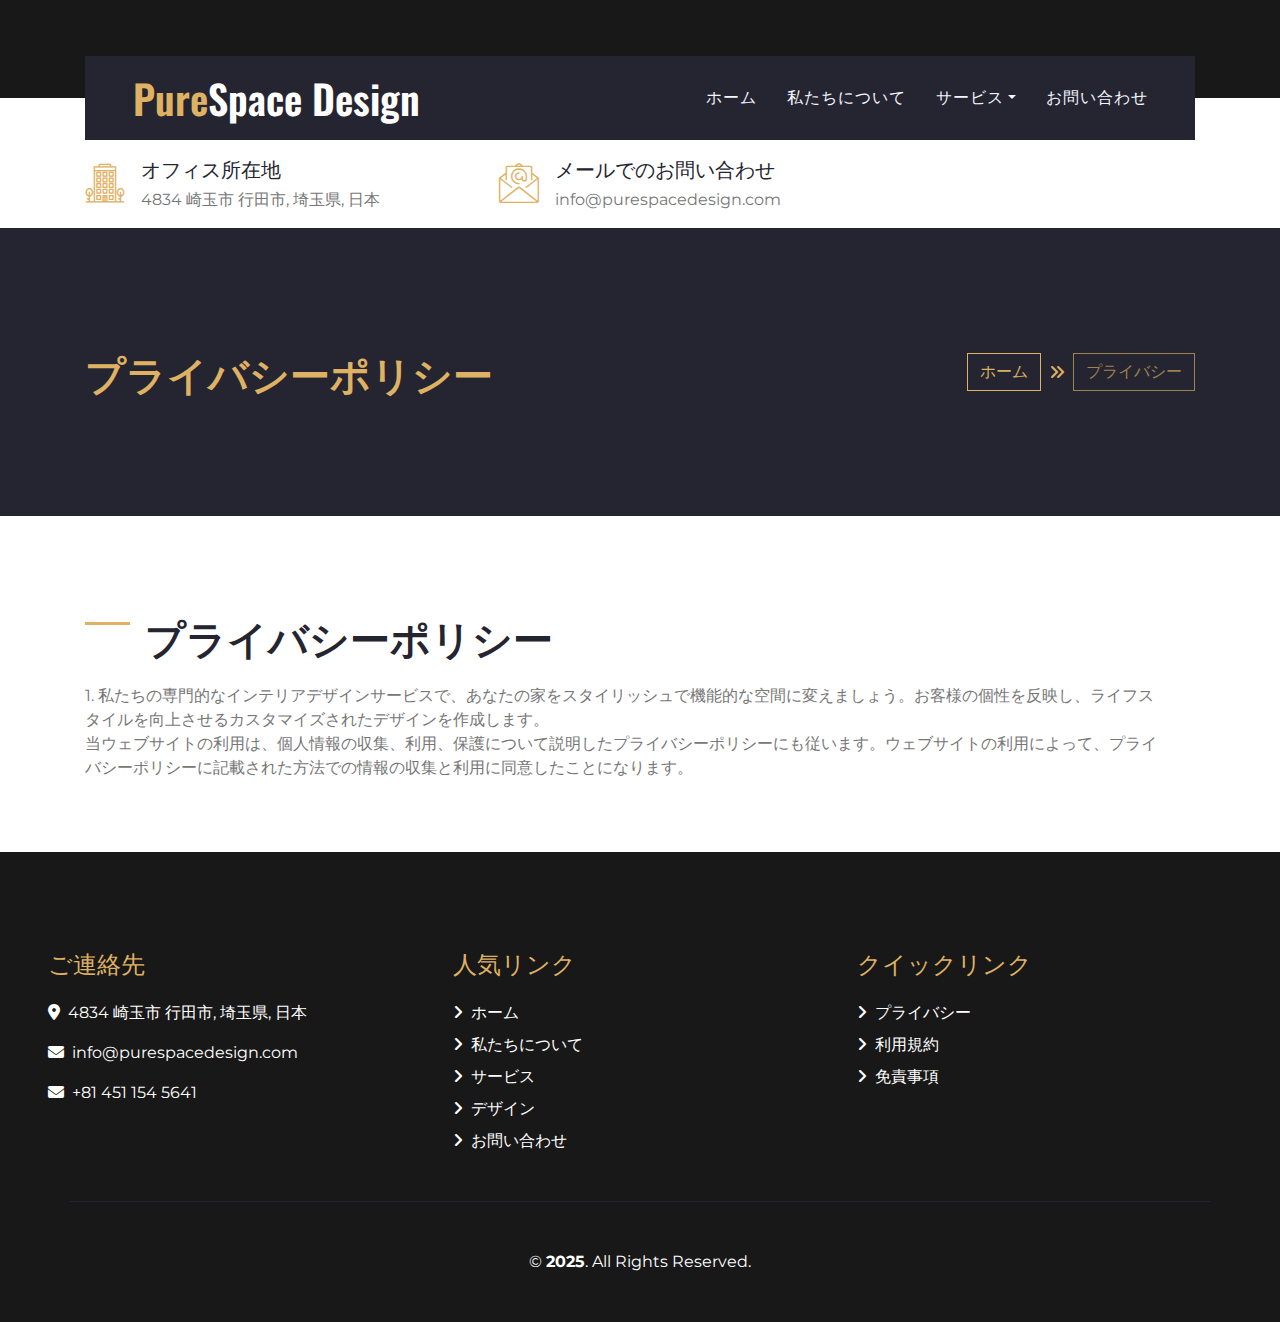
<file: privacy.html>
<!DOCTYPE html>
<html lang="ja">
<head>
    <meta charset="utf-8">
    <title>ピュアスペースデザイン</title>
    <meta content="width=device-width, initial-scale=1.0" name="viewport">
    <meta content="インテリアデザイン" name="keywords">
    <meta content="スタイリッシュでモダンなデザインを探索する" name="description">
    <link href="img/favicon.ico" rel="icon">
    <link href="https://fonts.googleapis.com/css2?family=Montserrat&family=Oswald:wght@400;500;600&display=swap" rel="stylesheet"> 
    <link href="assets/css/all.min.css" rel="stylesheet">
    <link href="lib/flaticon/font/flaticon.css" rel="stylesheet">
    <link href="lib/owlcarousel/assets/owl.carousel.min.css" rel="stylesheet">
    <link href="lib/lightbox/css/lightbox.min.css" rel="stylesheet">
    <link href="css/style.css" rel="stylesheet">
</head>
<body>
    <div class="container-fluid bg-dark py-3">
        <div class="container">
            <div class="row">
                <div class="col-md-6 text-center text-lg-left mb-2 mb-lg-0">
                    <!-- Empty div -->
                </div>
                <div class="col-md-6 text-center text-lg-right">
                    <div class="d-inline-flex align-items-center">
                        
                    </div>
                </div>
            </div>
        </div>
    </div>

    <div class="container-fluid position-relative nav-bar p-0">
        <div class="container position-relative" style="z-index: 9;">
            <nav class="navbar navbar-expand-lg bg-secondary navbar-dark py-3 py-lg-0 pl-3 pl-lg-5">
                <a href="" class="navbar-brand">
                     <h1 class="m-0 display-5 text-white"><span class="text-primary">Pure</span>Space Design</h1>
                </a>
                <button type="button" class="navbar-toggler" data-toggle="collapse" data-target="#navbarCollapse">
                    <span class="navbar-toggler-icon"></span>
                </button>
                <div class="collapse navbar-collapse justify-content-between px-3" id="navbarCollapse">
                    <div class="navbar-nav ml-auto py-0">
                       <a href="index.html" class="nav-item nav-link ">ホーム</a>
                        <a href="about.html" class="nav-item nav-link">私たちについて</a>
                        <div class="nav-item dropdown">
                            <a href="#" class="nav-link dropdown-toggle" data-toggle="dropdown">サービス</a>
                            <div class="dropdown-menu rounded-0 m-0">
                                <a href="design.html" class="dropdown-item">デザイン</a>
                                <a href="service.html" class="dropdown-item">インテリア</a>
                            </div>
                        </div>
                        <a href="contact.html" class="nav-item nav-link">お問い合わせ</a>
                    </div>
                </div>
            </nav>
        </div>
    </div>

    <!-- Under Nav Start -->
    <div class="container-fluid bg-white py-3">
        <div class="container">
            <div class="row">
                <div class="col-lg-4 text-left mb-3 mb-lg-0">
                    <div class="d-inline-flex text-left">
                        <h1 class="flaticon-office font-weight-normal text-primary m-0 mr-3"></h1>
                        <div class="d-flex flex-column">
                            <h5>オフィス所在地</h5>
                            <p class="m-0">4834 崎玉市 行田市, 埼玉県, 日本</p>
                        </div>
                    </div>
                </div>
                <div class="col-lg-4 text-left text-lg-center mb-3 mb-lg-0">
                    <div class="d-inline-flex text-left">
                        <h1 class="flaticon-email font-weight-normal text-primary m-0 mr-3"></h1>
                        <div class="d-flex flex-column">
                            <h5>メールでのお問い合わせ</h5>
                            <p class="m-0">info@purespacedesign.com</p>
                        </div>
                    </div>
                </div>
                <div class="col-lg-4 text-left text-lg-right mb-3 mb-lg-0">
                    <!-- Empty div -->
                </div>
            </div>
        </div>
    </div>
    <!-- Under Nav End -->

    <!-- Page Header Start -->
    <div class="container-fluid bg-secondary py-5">
        <div class="container py-5">
            <div class="row align-items-center py-4">
                <div class="col-md-6 text-center text-md-left">
                    <h1 class="mb-4 mb-md-0 text-primary text-uppercase">プライバシーポリシー</h1>
                </div>
                <div class="col-md-6 text-center text-md-right">
                    <div class="d-inline-flex align-items-center">
                        <a class="btn btn-outline-primary" href="index.html">ホーム</a>
                        <i class="fas fa-angle-double-right text-primary mx-2"></i>
                        <a class="btn btn-outline-primary disabled" href="privacy.html">プライバシー</a>
                    </div>
                </div>
            </div>
        </div>
    </div>
    <!-- Page Header Start -->

    <div class="container-fluid bg-white">
        <div class="container">
            <div class="row">
                <div class="col-lg-12 mt-5 py-5 pr-lg-5">
                    <h1 class="mb-4 section-title">プライバシーポリシー</h1>
                    <p class="mb-4">1. 私たちの専門的なインテリアデザインサービスで、あなたの家をスタイリッシュで機能的な空間に変えましょう。お客様の個性を反映し、ライフスタイルを向上させるカスタマイズされたデザインを作成します。<br>
                        当ウェブサイトの利用は、個人情報の収集、利用、保護について説明したプライバシーポリシーにも従います。ウェブサイトの利用によって、プライバシーポリシーに記載された方法での情報の収集と利用に同意したことになります。</p>
                </div>
            </div>
        </div>
    </div>

    <div class="container-fluid bg-dark text-white py-5 px-sm-3 px-md-5">
        <div class="row pt-5">
            <div class="col-lg-4 col-md-6 mb-5">
                <h4 class="text-primary mb-4">ご連絡先</h4>
                <p><i class="fa fa-map-marker-alt mr-2"></i>4834 崎玉市 行田市, 埼玉県, 日本</p>
                <p><i class="fa fa-envelope mr-2"></i>info@purespacedesign.com</p>
				 <p><i class="fa fa-envelope mr-2"></i>+81 451 154 5641</p>
                <div class="d-flex justify-content-start mt-4">
                   
                </div>
            </div>
            <div class="col-lg-4 col-md-6 mb-5">
                <h4 class="text-primary mb-4">人気リンク</h4>
                <div class="d-flex flex-column justify-content-start">
                   <a class="text-white mb-2" href="index.html"><i class="fa fa-angle-right mr-2"></i>ホーム</a>
                    <a class="text-white mb-2" href="about.html"><i class="fa fa-angle-right mr-2"></i>私たちについて</a>
                    <a class="text-white mb-2" href="service.html"><i class="fa fa-angle-right mr-2"></i>サービス</a>
                    <a class="text-white mb-2" href="design.html"><i class="fa fa-angle-right mr-2"></i>デザイン</a>
                    <a class="text-white" href="contact.html"><i class="fa fa-angle-right mr-2"></i>お問い合わせ</a>
                </div>
            </div>
            <div class="col-lg-4 col-md-6 mb-5">
                <h4 class="text-primary mb-4">クイックリンク</h4>
                <div class="d-flex flex-column justify-content-start">
                    <a class="text-white mb-2" href="privacy.html"><i class="fa fa-angle-right mr-2"></i>プライバシー</a>
                    <a class="text-white mb-2" href="term.html"><i class="fa fa-angle-right mr-2"></i>利用規約</a>
                    <a class="text-white mb-2" href="disc.html"><i class="fa fa-angle-right mr-2"></i>免責事項</a>
                </div>
            </div>
        </div>
        <div class="container border-top border-secondary pt-5">
            <p class="m-0 text-center text-white">
                &copy; <a class="text-white font-weight-bold" href="#">2025</a>. All Rights Reserved. 
            </p>
        </div>
    </div>
    <!-- Footer End -->

    <a href="#" class="btn btn-lg btn-primary back-to-top"><i class="fa fa-angle-double-up"></i></a>
    <script src="https://code.jquery.com/jquery-3.4.1.min.js"></script>
    <script src="assets/js/bootstrap.bundle.min.js"></script>
    <script src="lib/easing/easing.min.js"></script>
    <script src="lib/owlcarousel/owl.carousel.min.js"></script>
    <script src="lib/isotope/isotope.pkgd.min.js"></script>
    <script src="lib/lightbox/js/lightbox.min.js"></script>
    <script src="mail/jqBootstrapValidation.min.js"></script>
    <script src="mail/contact.js"></script>
    <script src="js/main.js"></script>
</body>
</html>
</file>
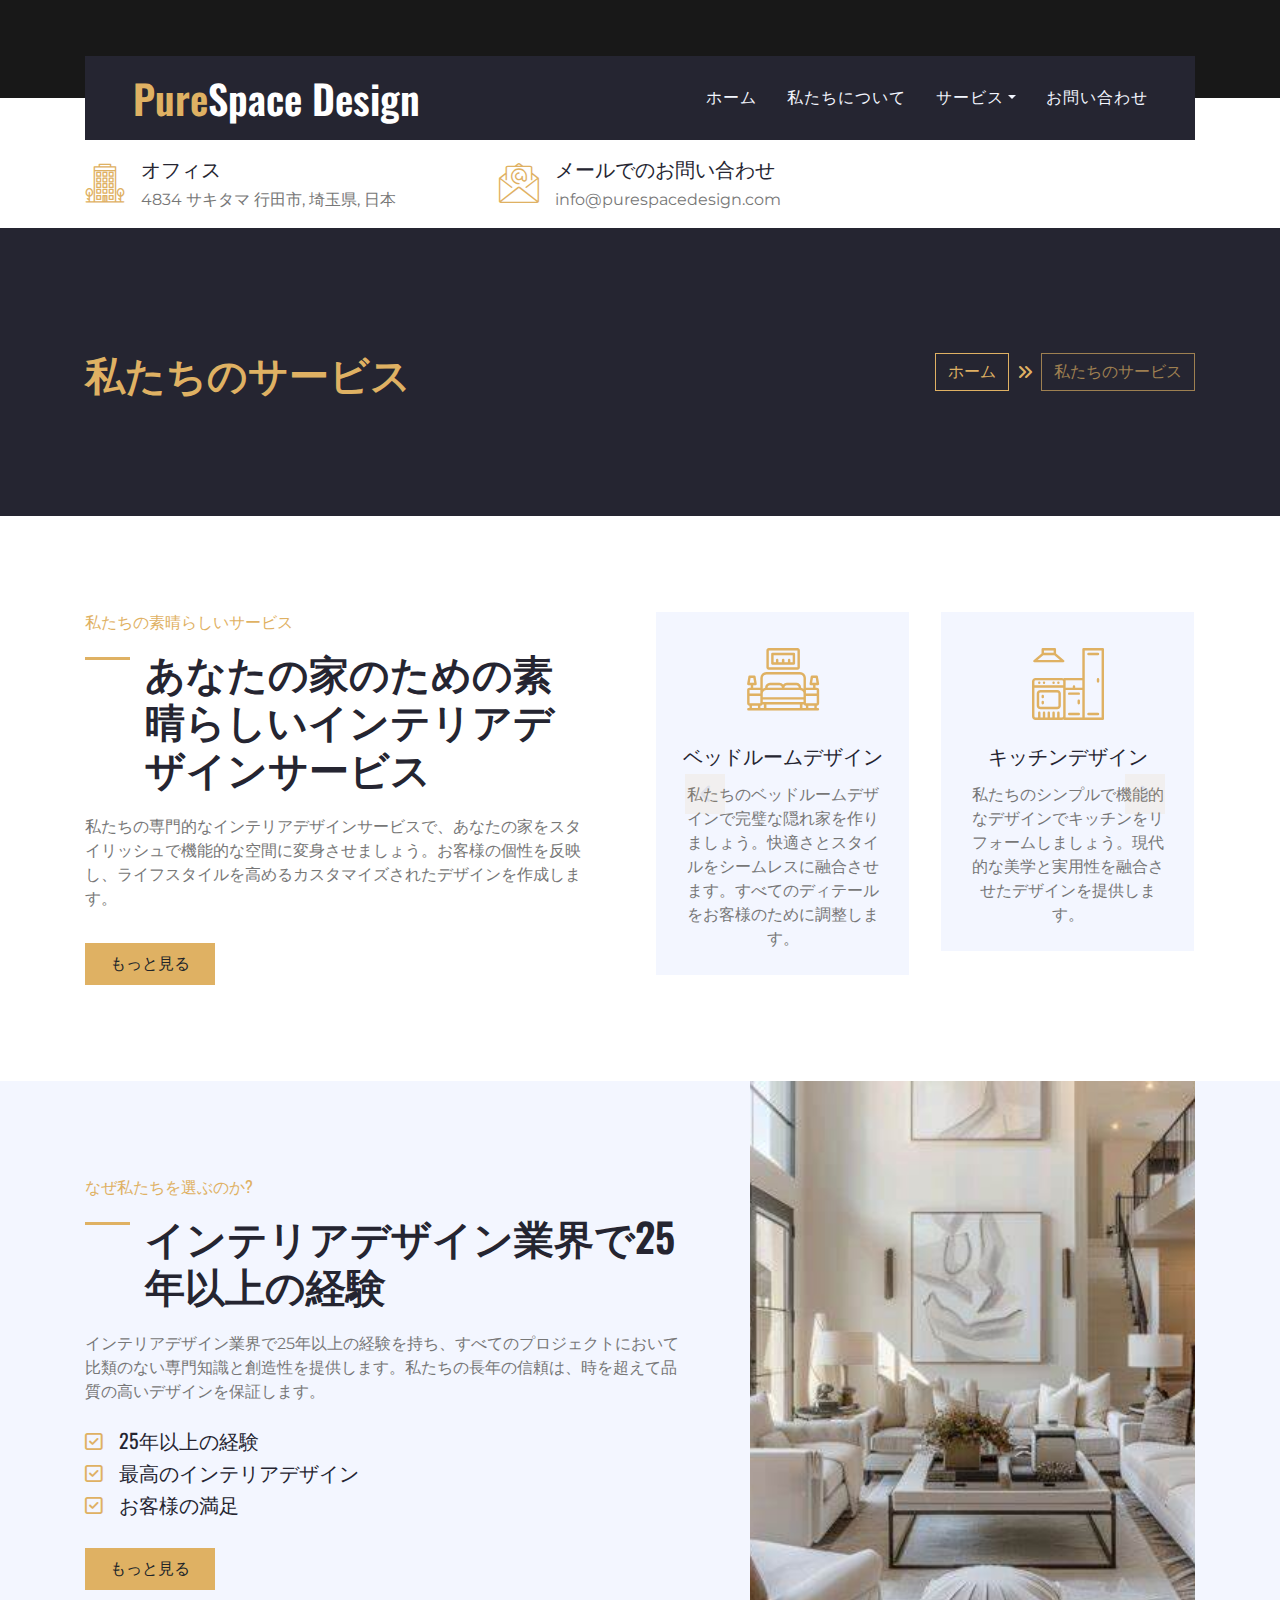
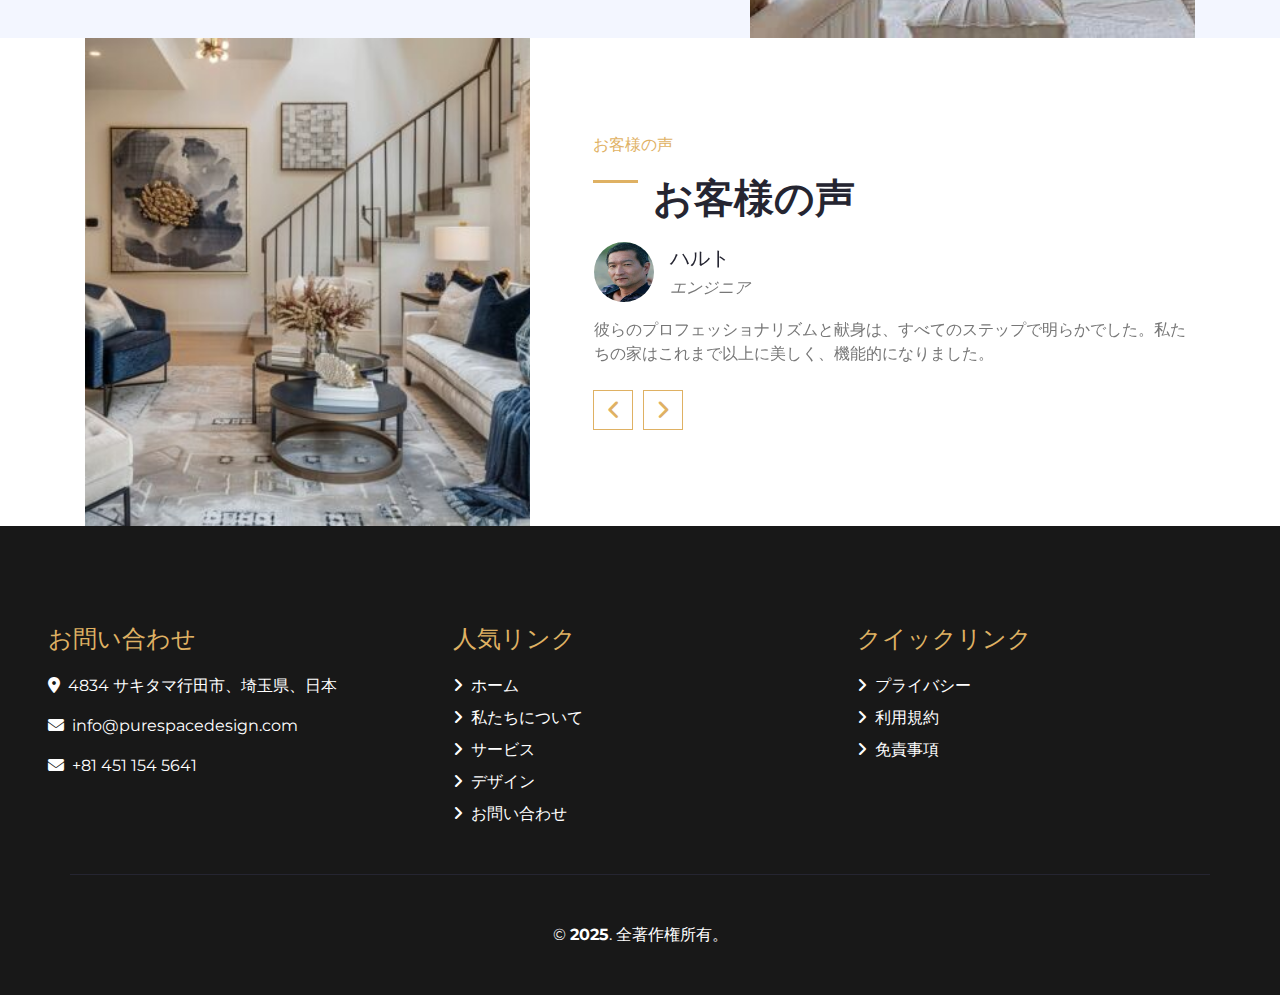
<file: service.html>
<!DOCTYPE html>
<html lang="ja">
<head>
    <meta charset="utf-8">
    <title>ピュアスペースデザイン</title>
    <meta content="width=device-width, initial-scale=1.0" name="viewport">
    <meta content="インテリアデザイン" name="keywords">
    <meta content="スタイリッシュでモダンなデザインを探索" name="description">
    <link href="img/favicon.ico" rel="icon">
    <link href="https://fonts.googleapis.com/css2?family=Montserrat&family=Oswald:wght@400;500;600&display=swap" rel="stylesheet"> 
    <link href="assets/css/all.min.css" rel="stylesheet">
    <link href="lib/flaticon/font/flaticon.css" rel="stylesheet">
    <link href="lib/owlcarousel/assets/owl.carousel.min.css" rel="stylesheet">
    <link href="lib/lightbox/css/lightbox.min.css" rel="stylesheet">
    <link href="css/style.css" rel="stylesheet">
</head>
<body>
    <div class="container-fluid bg-dark py-3">
        <div class="container">
            <div class="row">
                <div class="col-md-6 text-center text-lg-left mb-2 mb-lg-0">
                   
                </div>
                <div class="col-md-6 text-center text-lg-right">
                    <div class="d-inline-flex align-items-center">
                        
                    </div>
                </div>
            </div>
        </div>
    </div>

    <div class="container-fluid position-relative nav-bar p-0">
        <div class="container position-relative" style="z-index: 9;">
            <nav class="navbar navbar-expand-lg bg-secondary navbar-dark py-3 py-lg-0 pl-3 pl-lg-5">
                <a href="" class="navbar-brand">
                     <h1 class="m-0 display-5 text-white"><span class="text-primary">Pure</span>Space Design</h1>
                </a>
                <button type="button" class="navbar-toggler" data-toggle="collapse" data-target="#navbarCollapse">
                    <span class="navbar-toggler-icon"></span>
                </button>
                <div class="collapse navbar-collapse justify-content-between px-3" id="navbarCollapse">
                    <div class="navbar-nav ml-auto py-0">
                        <a href="index.html" class="nav-item nav-link ">ホーム</a>
                        <a href="about.html" class="nav-item nav-link">私たちについて</a>
                        <div class="nav-item dropdown">
                            <a href="#" class="nav-link dropdown-toggle" data-toggle="dropdown">サービス</a>
                            <div class="dropdown-menu rounded-0 m-0">
                                <a href="design.html" class="dropdown-item">デザイン</a>
                                <a href="service.html" class="dropdown-item">インテリア</a>
                            </div>
                        </div>
                        <a href="contact.html" class="nav-item nav-link">お問い合わせ</a>
                    </div>
                </div>
            </nav>
        </div>
    </div>

    <!-- Under Nav Start -->
    <div class="container-fluid bg-white py-3">
        <div class="container">
            <div class="row">
                <div class="col-lg-4 text-left mb-3 mb-lg-0">
                    <div class="d-inline-flex text-left">
                        <h1 class="flaticon-office font-weight-normal text-primary m-0 mr-3"></h1>
                        <div class="d-flex flex-column">
                            <h5>オフィス</h5>
                            <p class="m-0">4834 サキタマ 行田市, 埼玉県, 日本</p>
                        </div>
                    </div>
                </div>
                <div class="col-lg-4 text-left text-lg-center mb-3 mb-lg-0">
                    <div class="d-inline-flex text-left">
                        <h1 class="flaticon-email font-weight-normal text-primary m-0 mr-3"></h1>
                        <div class="d-flex flex-column">
                            <h5>メールでのお問い合わせ</h5>
                             <p class="m-0">info@purespacedesign.com</p>
                        </div>
                    </div>
                </div>
                <div class="col-lg-4 text-left text-lg-right mb-3 mb-lg-0">
                    
                </div>
            </div>
        </div>
    </div>
    <!-- Under Nav End -->

    <!-- Page Header Start -->
    <div class="container-fluid bg-secondary py-5">
        <div class="container py-5">
            <div class="row align-items-center py-4">
                <div class="col-md-6 text-center text-md-left">
                    <h1 class="mb-4 mb-md-0 text-primary text-uppercase">私たちのサービス</h1>
                </div>
                <div class="col-md-6 text-center text-md-right">
                    <div class="d-inline-flex align-items-center">
                        <a class="btn btn-outline-primary" href="index.html">ホーム</a>
                        <i class="fas fa-angle-double-right text-primary mx-2"></i>
                        <a class="btn btn-outline-primary disabled" href="service.html">私たちのサービス</a>
                    </div>
                </div>
            </div>
        </div>
    </div>
    <!-- Page Header Start -->

<!-- Services Start -->
<div class="container-fluid py-5">
    <div class="container py-5">
        <div class="row">
            <div class="col-lg-6 pr-lg-5">
                <h6 class="text-primary font-weight-normal text-uppercase mb-3">私たちの素晴らしいサービス</h6>
                <h1 class="mb-4 section-title">あなたの家のための素晴らしいインテリアデザインサービス</h1>
                <p>私たちの専門的なインテリアデザインサービスで、あなたの家をスタイリッシュで機能的な空間に変身させましょう。お客様の個性を反映し、ライフスタイルを高めるカスタマイズされたデザインを作成します。</p>
                <a href="design.html" class="btn btn-primary mt-3 py-2 px-4">もっと見る</a>
            </div>
            <div class="col-lg-6 p-0 pt-5 pt-lg-0">
                <div class="owl-carousel service-carousel position-relative">
                    <div class="d-flex flex-column text-center bg-light mx-3 p-4">
                        <h3 class="flaticon-bedroom display-3 font-weight-normal text-primary mb-3"></h3>
                        <h5 class="mb-3">ベッドルームデザイン</h5>
                        <p class="m-0">私たちのベッドルームデザインで完璧な隠れ家を作りましょう。快適さとスタイルをシームレスに融合させます。すべてのディテールをお客様のために調整します。</p>
                    </div>
                    <div class="d-flex flex-column text-center bg-light mx-3 p-4">
                        <h3 class="flaticon-kitchen display-3 font-weight-normal text-primary mb-3"></h3>
                        <h5 class="mb-3">キッチンデザイン</h5>
                        <p class="m-0">私たちのシンプルで機能的なデザインでキッチンをリフォームしましょう。現代的な美学と実用性を融合させたデザインを提供します。</p>
                    </div>
                    <div class="d-flex flex-column text-center bg-light mx-3 p-4">
                        <h3 class="flaticon-bathroom display-3 font-weight-normal text-primary mb-3"></h3>
                        <h5 class="mb-3">バスルームデザイン</h5>
                        <p class="m-0">私たちの豪華で機能的なデザインでバスルームをグレードアップしましょう。静かなスパのような雰囲気を作り出します。</p>
                    </div>
                </div>
            </div>
        </div>
    </div>
</div>
<!-- Services End -->


<!-- Features Start -->
<div class="container-fluid bg-light">
    <div class="container">
        <div class="row">
            <div class="col-lg-7 mt-5 py-5 pr-lg-5">
                <h6 class="text-primary font-weight-normal text-uppercase mb-3">なぜ私たちを選ぶのか?</h6>
                <h1 class="mb-4 section-title">インテリアデザイン業界で25年以上の経験</h1>
                <p class="mb-4">インテリアデザイン業界で25年以上の経験を持ち、すべてのプロジェクトにおいて比類のない専門知識と創造性を提供します。私たちの長年の信頼は、時を超えて品質の高いデザインを保証します。</p>
                <ul class="list-inline">
                    <li><h5><i class="far fa-check-square text-primary mr-3"></i>25年以上の経験</h5></li>
                    <li><h5><i class="far fa-check-square text-primary mr-3"></i>最高のインテリアデザイン</h5></li>
                    <li><h5><i class="far fa-check-square text-primary mr-3"></i>お客様の満足</h5></li>
                </ul>
                <a href="contact.html" class="btn btn-primary mt-3 py-2 px-4">もっと見る</a>
            </div>
            <div class="col-lg-5">
                <div class="d-flex flex-column align-items-center justify-content-center h-100 overflow-hidden">
                    <img class="h-100" src="img/test files 1.jpg" alt="">
                </div>
            </div>
        </div>
    </div>
</div>
<!-- Features End -->


<!-- Testimonial Start -->
<div class="container-fluid">
    <div class="container">
        <div class="row">
            <div class="col-md-5">
                <div class="d-flex flex-column align-items-center justify-content-center h-100 overflow-hidden">
                    <img class="h-100" src="img/test files 3.jpg" alt="">
                </div>
            </div>
            <div class="col-md-7 py-5 pl-md-5">
                <h6 class="text-primary font-weight-normal text-uppercase mb-3 pt-5">お客様の声</h6>
                <h1 class="mb-4 section-title">お客様の声</h1>
                <div class="owl-carousel testimonial-carousel position-relative pb-5 mb-md-5">
                    <div class="d-flex flex-column">
                        <div class="d-flex align-items-center mb-3">
                            <img class="img-fluid rounded-circle" src="img/id img 1.jpg" style="width: 60px; height: 60px;" alt="">
                            <div class="ml-3">
                                <h5>ハルト</h5>
                                <i>エンジニア</i>
                            </div>
                        </div>
                        <p>彼らのプロフェッショナリズムと献身は、すべてのステップで明らかでした。私たちの家はこれまで以上に美しく、機能的になりました。</p>
                    </div>
                    <div class="d-flex flex-column">
                        <div class="d-flex align-items-center mb-3">
                            <img class="img-fluid rounded-circle" src="img/id img 2.jpg" style="width: 60px; height: 60px;" alt="">
                            <div class="ml-3">
                                <h5>ダイキ</h5>
                                <i>弁護士</i>
                            </div>
                        </div>
                        <p class="m-0">チームは本当にお客様を大切にしていることが伝わります。私たちの空間はこれまでになく素晴らしく、毎日楽しんでいます。</p>
                    </div>
                </div>
            </div>
        </div>
    </div>
</div>
<!-- Testimonial End -->


<!-- Footer Start -->
<div class="container-fluid bg-dark text-white py-5 px-sm-3 px-md-5">
    <div class="row pt-5">
        <div class="col-lg-4 col-md-6 mb-5">
            <h4 class="text-primary mb-4">お問い合わせ</h4>
            <p><i class="fa fa-map-marker-alt mr-2"></i>4834 サキタマ行田市、埼玉県、日本</p>
            <p><i class="fa fa-envelope mr-2"></i>info@purespacedesign.com</p>
			 <p><i class="fa fa-envelope mr-2"></i>+81 451 154 5641</p>
            <div class="d-flex justify-content-start mt-4">
                
            </div>
        </div>
        <div class="col-lg-4 col-md-6 mb-5">
            <h4 class="text-primary mb-4">人気リンク</h4>
            <div class="d-flex flex-column justify-content-start">
                <a class="text-white mb-2" href="index.html"><i class="fa fa-angle-right mr-2"></i>ホーム</a>
                    <a class="text-white mb-2" href="about.html"><i class="fa fa-angle-right mr-2"></i>私たちについて</a>
                    <a class="text-white mb-2" href="service.html"><i class="fa fa-angle-right mr-2"></i>サービス</a>
                    <a class="text-white mb-2" href="design.html"><i class="fa fa-angle-right mr-2"></i>デザイン</a>
                    <a class="text-white" href="contact.html"><i class="fa fa-angle-right mr-2"></i>お問い合わせ</a>
            </div>
        </div>
        <div class="col-lg-4 col-md-6 mb-5">
            <h4 class="text-primary mb-4">クイックリンク</h4>
            <div class="d-flex flex-column justify-content-start">
                <a class="text-white mb-2" href="privacy.html"><i class="fa fa-angle-right mr-2"></i>プライバシー</a>
                <a class="text-white mb-2" href="term.html"><i class="fa fa-angle-right mr-2"></i>利用規約</a>
                <a class="text-white mb-2" href="disc.html"><i class="fa fa-angle-right mr-2"></i>免責事項</a>
            </div>
        </div>
        
    </div>
    <div class="container border-top border-secondary pt-5">
        <p class="m-0 text-center text-white">
            &copy; <a class="text-white font-weight-bold" href="#">2025</a>. 全著作権所有。
        </p>
    </div>
</div>
<!-- Footer End -->

<a href="#" class="btn btn-lg btn-primary back-to-top"><i class="fa fa-angle-double-up"></i></a>
<script src="https://code.jquery.com/jquery-3.4.1.min.js"></script>
<script src="assets/js/bootstrap.bundle.min.js"></script>
<script src="lib/easing/easing.min.js"></script>
<script src="lib/owlcarousel/owl.carousel.min.js"></script>
<script src="lib/isotope/isotope.pkgd.min.js"></script>
<script src="lib/lightbox/js/lightbox.min.js"></script>
<script src="mail/jqBootstrapValidation.min.js"></script>
<script src="mail/contact.js"></script>
<script src="js/main.js"></script>
</body>
</html>
</file>
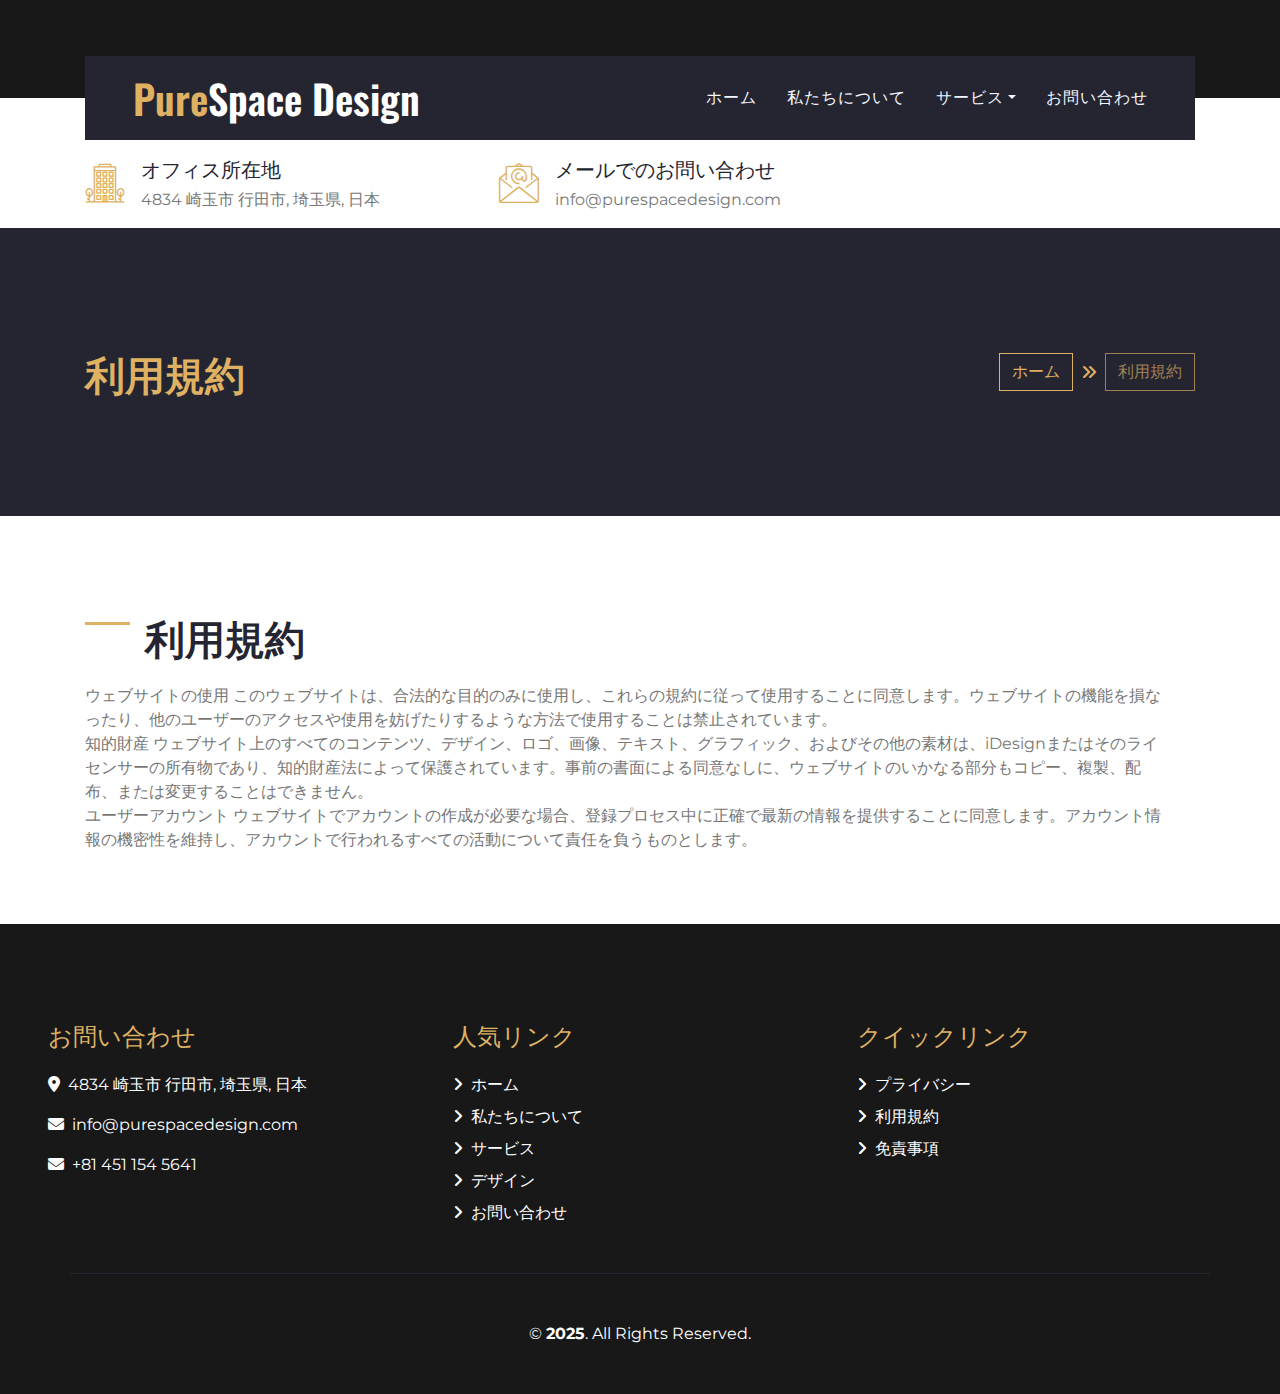
<file: term.html>
<!DOCTYPE html>
<html lang="ja">
<head>
    <meta charset="utf-8">
    <title>ピュアスペースデザイン</title>
    <meta content="width=device-width, initial-scale=1.0" name="viewport">
    <meta content="インテリアデザイン" name="keywords">
    <meta content="スタイリッシュでモダンなインテリアを探索" name="description">
    <link href="img/favicon.ico" rel="icon">
    <link href="https://fonts.googleapis.com/css2?family=Montserrat&family=Oswald:wght@400;500;600&display=swap" rel="stylesheet"> 
    <link href="assets/css/all.min.css" rel="stylesheet">
    <link href="lib/flaticon/font/flaticon.css" rel="stylesheet">
    <link href="lib/owlcarousel/assets/owl.carousel.min.css" rel="stylesheet">
    <link href="lib/lightbox/css/lightbox.min.css" rel="stylesheet">
    <link href="css/style.css" rel="stylesheet">
</head>
<body>
    <div class="container-fluid bg-dark py-3">
        <div class="container">
            <div class="row">
                <div class="col-md-6 text-center text-lg-left mb-2 mb-lg-0">
                   
                </div>
                <div class="col-md-6 text-center text-lg-right">
                    <div class="d-inline-flex align-items-center">
                        
                    </div>
                </div>
            </div>
        </div>
    </div>

    <div class="container-fluid position-relative nav-bar p-0">
        <div class="container position-relative" style="z-index: 9;">
            <nav class="navbar navbar-expand-lg bg-secondary navbar-dark py-3 py-lg-0 pl-3 pl-lg-5">
                <a href="" class="navbar-brand">
                    <h1 class="m-0 display-5 text-white"><span class="text-primary">Pure</span>Space Design</h1>
                </a>
                <button type="button" class="navbar-toggler" data-toggle="collapse" data-target="#navbarCollapse">
                    <span class="navbar-toggler-icon"></span>
                </button>
                <div class="collapse navbar-collapse justify-content-between px-3" id="navbarCollapse">
                    <div class="navbar-nav ml-auto py-0">
                        <a href="index.html" class="nav-item nav-link ">ホーム</a>
                        <a href="about.html" class="nav-item nav-link">私たちについて</a>
                        <div class="nav-item dropdown">
                            <a href="#" class="nav-link dropdown-toggle" data-toggle="dropdown">サービス</a>
                            <div class="dropdown-menu rounded-0 m-0">
                                <a href="design.html" class="dropdown-item">デザイン</a>
                                <a href="service.html" class="dropdown-item">インテリア</a>
                            </div>
                        </div>
                        <a href="contact.html" class="nav-item nav-link">お問い合わせ</a>
                    </div>
                </div>
            </nav>
        </div>
    </div>

    <!-- Under Nav Start -->
    <div class="container-fluid bg-white py-3">
        <div class="container">
            <div class="row">
                <div class="col-lg-4 text-left mb-3 mb-lg-0">
                    <div class="d-inline-flex text-left">
                        <h1 class="flaticon-office font-weight-normal text-primary m-0 mr-3"></h1>
                        <div class="d-flex flex-column">
                            <h5>オフィス所在地</h5>
                            <p class="m-0">4834 崎玉市 行田市, 埼玉県, 日本</p>
                        </div>
                    </div>
                </div>
                <div class="col-lg-4 text-left text-lg-center mb-3 mb-lg-0">
                    <div class="d-inline-flex text-left">
                        <h1 class="flaticon-email font-weight-normal text-primary m-0 mr-3"></h1>
                        <div class="d-flex flex-column">
                            <h5>メールでのお問い合わせ</h5>
                            <p class="m-0">info@purespacedesign.com</p>
                        </div>
                    </div>
                </div>
                <div class="col-lg-4 text-left text-lg-right mb-3 mb-lg-0">
                    
                </div>
            </div>
        </div>
    </div>
    <!-- Under Nav End -->

    <!-- Page Header Start -->
    <div class="container-fluid bg-secondary py-5">
        <div class="container py-5">
            <div class="row align-items-center py-4">
                <div class="col-md-6 text-center text-md-left">
                    <h1 class="mb-4 mb-md-0 text-primary text-uppercase">利用規約</h1>
                </div>
                <div class="col-md-6 text-center text-md-right">
                    <div class="d-inline-flex align-items-center">
                        <a class="btn btn-outline-primary" href="index.html">ホーム</a>
                        <i class="fas fa-angle-double-right text-primary mx-2"></i>
                        <a class="btn btn-outline-primary disabled" href="term.html">利用規約</a>
                    </div>
                </div>
            </div>
        </div>
    </div>

<div class="container-fluid bg-white">
    <div class="container">
        <div class="row">
            <div class="col-lg-12 mt-5 py-5 pr-lg-5">
                <h1 class="mb-4 section-title">利用規約</h1>
                <p class="mb-4">ウェブサイトの使用 このウェブサイトは、合法的な目的のみに使用し、これらの規約に従って使用することに同意します。ウェブサイトの機能を損なったり、他のユーザーのアクセスや使用を妨げたりするような方法で使用することは禁止されています。
                <br>知的財産 ウェブサイト上のすべてのコンテンツ、デザイン、ロゴ、画像、テキスト、グラフィック、およびその他の素材は、iDesignまたはそのライセンサーの所有物であり、知的財産法によって保護されています。事前の書面による同意なしに、ウェブサイトのいかなる部分もコピー、複製、配布、または変更することはできません。
                <br>ユーザーアカウント ウェブサイトでアカウントの作成が必要な場合、登録プロセス中に正確で最新の情報を提供することに同意します。アカウント情報の機密性を維持し、アカウントで行われるすべての活動について責任を負うものとします。</p>
            </div>
        </div>
    </div>
</div>

 <div class="container-fluid bg-dark text-white py-5 px-sm-3 px-md-5">
    <div class="row pt-5">
        <div class="col-lg-4 col-md-6 mb-5">
            <h4 class="text-primary mb-4">お問い合わせ</h4>
            <p><i class="fa fa-map-marker-alt mr-2"></i>4834 崎玉市 行田市, 埼玉県, 日本</p>
            <p><i class="fa fa-envelope mr-2"></i>info@purespacedesign.com</p>
			 <p><i class="fa fa-envelope mr-2"></i>+81 451 154 5641</p>
            <div class="d-flex justify-content-start mt-4">
                
            </div>
        </div>
        <div class="col-lg-4 col-md-6 mb-5">
            <h4 class="text-primary mb-4">人気リンク</h4>
            <div class="d-flex flex-column justify-content-start">
                <a class="text-white mb-2" href="index.html"><i class="fa fa-angle-right mr-2"></i>ホーム</a>
                    <a class="text-white mb-2" href="about.html"><i class="fa fa-angle-right mr-2"></i>私たちについて</a>
                    <a class="text-white mb-2" href="service.html"><i class="fa fa-angle-right mr-2"></i>サービス</a>
                    <a class="text-white mb-2" href="design.html"><i class="fa fa-angle-right mr-2"></i>デザイン</a>
                    <a class="text-white" href="contact.html"><i class="fa fa-angle-right mr-2"></i>お問い合わせ</a>
            </div>
        </div>
        <div class="col-lg-4 col-md-6 mb-5">
            <h4 class="text-primary mb-4">クイックリンク</h4>
            <div class="d-flex flex-column justify-content-start">
                <a class="text-white mb-2" href="privacy.html"><i class="fa fa-angle-right mr-2"></i>プライバシー</a>
                <a class="text-white mb-2" href="term.html"><i class="fa fa-angle-right mr-2"></i>利用規約</a>
                <a class="text-white mb-2" href="disc.html"><i class="fa fa-angle-right mr-2"></i>免責事項</a>
            </div>
        </div>
        
    </div>
    <div class="container border-top border-secondary pt-5">
        <p class="m-0 text-center text-white">
            &copy; <a class="text-white font-weight-bold" href="#">2025</a>. All Rights Reserved. 
        </p>
    </div>
</div>


<a href="#" class="btn btn-lg btn-primary back-to-top"><i class="fa fa-angle-double-up"></i></a>
<script src="https://code.jquery.com/jquery-3.4.1.min.js"></script>
<script src="assets/js/bootstrap.bundle.min.js"></script>
<script src="lib/easing/easing.min.js"></script>
<script src="lib/owlcarousel/owl.carousel.min.js"></script>
<script src="lib/isotope/isotope.pkgd.min.js"></script>
<script src="lib/lightbox/js/lightbox.min.js"></script>
<script src="mail/jqBootstrapValidation.min.js"></script>
<script src="mail/contact.js"></script>
<script src="js/main.js"></script>
</body>
</html>
</file>
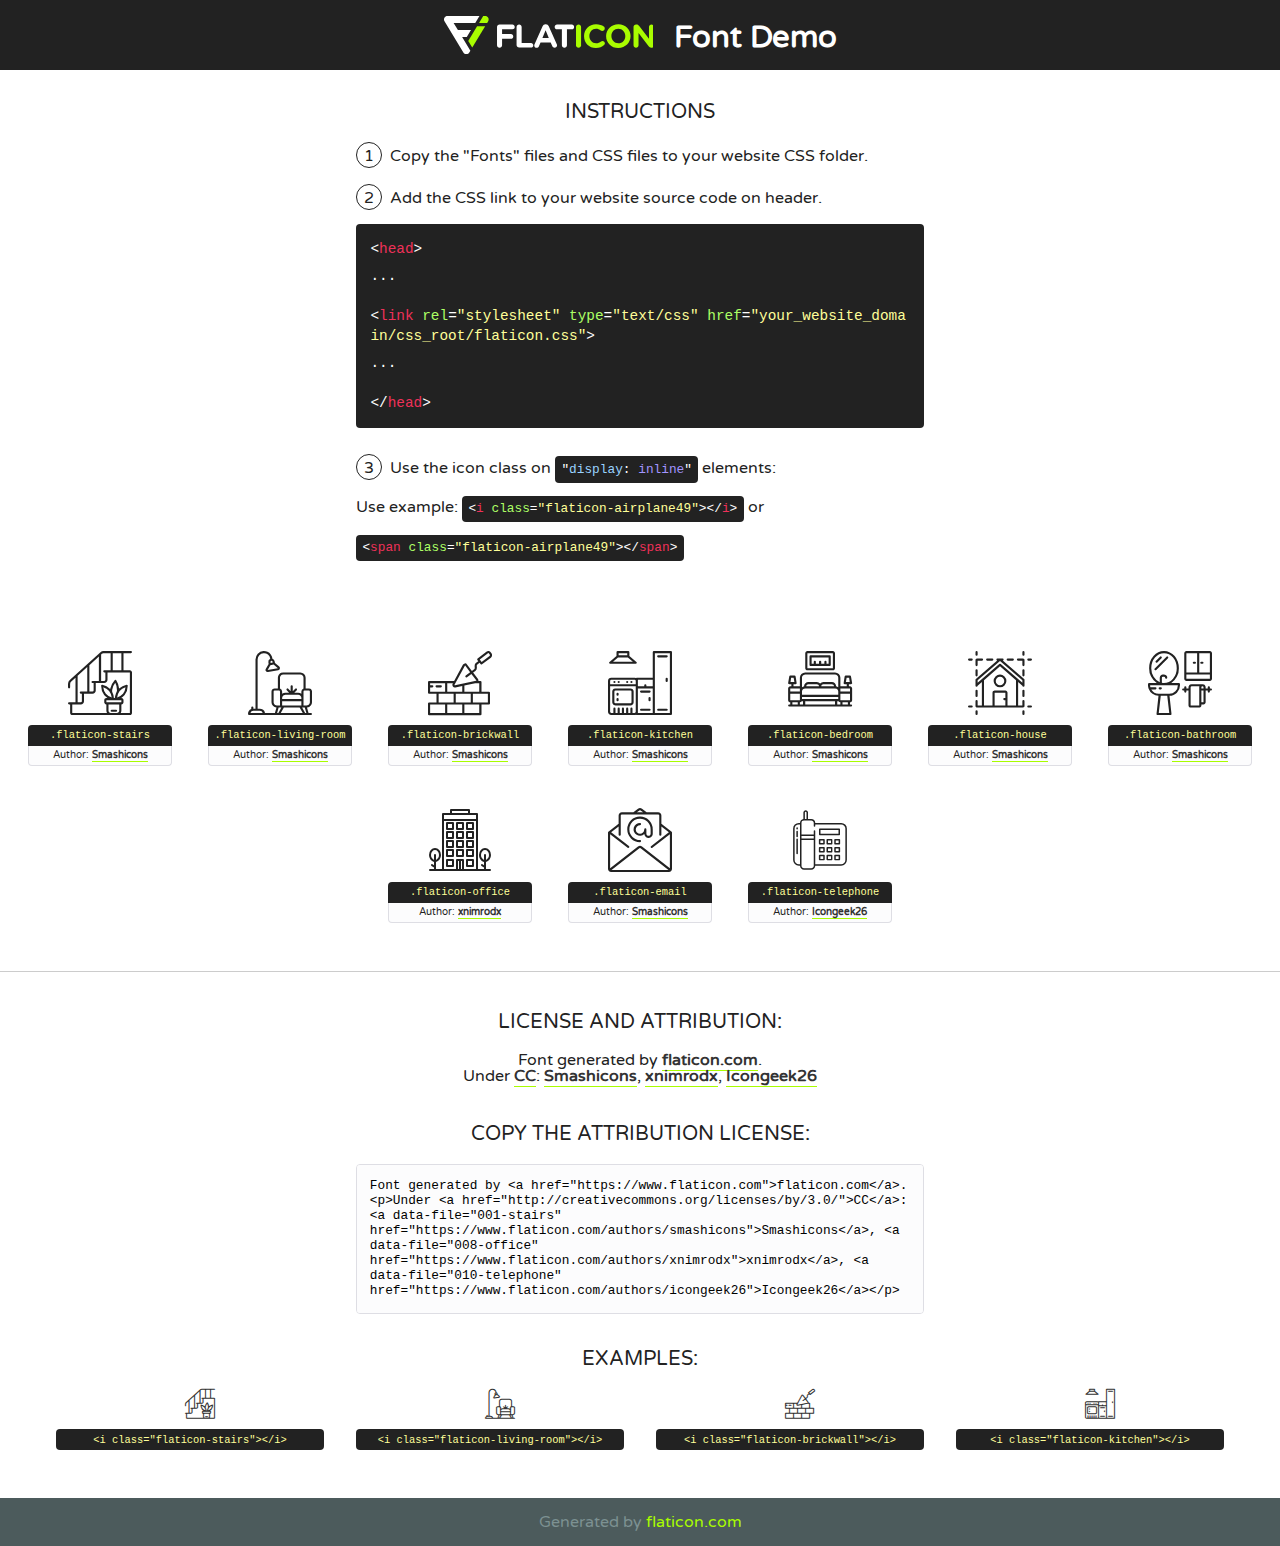
<file: lib/flaticon/font/flaticon.html>
<!DOCTYPE html>
<!--
  Flaticon icon font: Flaticon
  Creation date: 12/11/2020 10:28
-->
<html>
<!DOCTYPE html>
<html>

<head>
    <title>Flaticon WebFont</title>
    <link href="http://fonts.googleapis.com/css?family=Varela+Round" rel="stylesheet" type="text/css" />
    <link rel="stylesheet" type="text/css" href="flaticon.css">
    <meta charset="UTF-8">
    <style>
    html, body, div, span, applet, object, iframe,
    h1, h2, h3, h4, h5, h6, p, blockquote, pre,
    a, abbr, acronym, address, big, cite, code,
    del, dfn, em, img, ins, kbd, q, s, samp,
    small, strike, strong, sub, sup, tt, var,
    b, u, i, center,
    dl, dt, dd, ol, ul, li,
    fieldset, form, label, legend,
    table, caption, tbody, tfoot, thead, tr, th, td,
    article, aside, canvas, details, embed, 
    figure, figcaption, footer, header, hgroup, 
    menu, nav, output, ruby, section, summary,
    time, mark, audio, video {
        margin: 0;
        padding: 0;
        border: 0;
        font-size: 100%;
        font: inherit;
        vertical-align: baseline;
    }
    /* HTML5 display-role reset for older browsers */
    article, aside, details, figcaption, figure, 
    footer, header, hgroup, menu, nav, section {
        display: block;
    }
    body {
        line-height: 1;
    }
    ol, ul {
        list-style: none;
    }
    blockquote, q {
        quotes: none;
    }
    blockquote:before, blockquote:after,
    q:before, q:after {
        content: '';
        content: none;
    }
    table {
        border-collapse: collapse;
        border-spacing: 0;
    }
    body {
        font-family: 'Varela Round', Helvetica, Arial, sans-serif;
        font-size: 16px;
        color: #222;
    }
    a {
        color: #333;
        border-bottom: 1px solid #a9fd00;
        font-weight: bold;
        text-decoration: none;
    }
    * {
        -moz-box-sizing: border-box;
        -webkit-box-sizing: border-box;
        box-sizing: border-box;
        margin: 0;
        padding: 0;
    }
    [class^="flaticon-"]:before, [class*=" flaticon-"]:before, [class^="flaticon-"]:after, [class*=" flaticon-"]:after {
        font-family: Flaticon;
        font-size: 30px;
        font-style: normal;
        margin-left: 20px;
        color: #333;
    }
    .wrapper {
        max-width: 600px;
        margin: auto;
        padding: 0 1em;
    }
    .title {
        font-size: 1.25em;
        text-align: center;
        margin-bottom: 1em;
        text-transform: uppercase;
    }
    header {
        text-align: center;
        background-color: #222;
        color: #fff;
        padding: 1em;
    }
    header .logo {
        width: 210px;
        height: 38px;
        display: inline-block;
        vertical-align: middle;
        margin-right: 1em;
        border: none;
    }
    header strong {
        font-size: 1.95em;
        font-weight: bold;
        vertical-align: middle;
        margin-top: 5px;
        display: inline-block;
    }
    .demo {
        margin: 2em auto;
        line-height: 1.25em;
    }
    .demo ul li {
        margin-bottom: 1em;
    }
    .demo ul li .num {
        color: #222;
        border-radius: 20px;
        display: inline-block;
        width: 26px;
        padding: 3px;
        height: 26px;
        text-align: center;
        margin-right: 0.5em;
        border: 1px solid #222;
    }
    .demo ul li code {
        background-color: #222;
        border-radius: 4px;
        padding: 0.25em 0.5em;
        display: inline-block;
        color: #fff;
        font-family: Consolas,Monaco,Lucida Console,Liberation Mono,DejaVu Sans Mono,Bitstream Vera Sans Mono,Courier New, monospace;
        font-weight: lighter;
        margin-top: 1em;
        font-size: 0.8em;
        word-break: break-all;
    }
    .demo ul li code.big {
        padding: 1em;
        font-size: 0.9em;
    }
    .demo ul li code .red {
        color: #EF3159;
    }
    .demo ul li code .green {
        color: #ACFF65;
    }
    .demo ul li code .yellow {
        color: #FFFF99;
    }
    .demo ul li code .blue {
        color: #99D3FF;
    }
    .demo ul li code .purple {
        color: #A295FF;
    }
    .demo ul li code .dots {
        margin-top: 0.5em;
        display: block;
    }
    #glyphs {
        border-bottom: 1px solid #ccc;
        padding: 2em 0;
        text-align: center;
    }
    .glyph {
        display: inline-block;
        width: 9em;
        margin: 1em;
        text-align: center;
        vertical-align: top;
        background: #FFF;
    }
    .glyph .glyph-icon {
        padding: 10px;
        display: block;
        font-family:"Flaticon";
        font-size: 64px;
        line-height: 1;
    }
    .glyph .glyph-icon:before {
        font-size: 64px;
        color: #222;
        margin-left: 0;
    }
    .class-name {
        font-size: 0.65em;
        background-color: #222;
        color: #fff;
        border-radius: 4px 4px 0 0;
        padding: 0.5em;
        color: #FFFF99;
        font-family: Consolas,Monaco,Lucida Console,Liberation Mono,DejaVu Sans Mono,Bitstream Vera Sans Mono,Courier New, monospace;
    }
    .author-name {
        font-size: 0.6em;
        background-color: #fcfcfd;
        border: 1px solid #DEDEE4;
        border-top: 0;
        border-radius: 0 0 4px 4px;
        padding: 0.5em;
    }
    .class-name:last-child {
        font-size: 10px;
        color:#888;
    }
    .class-name:last-child a {
        font-size: 10px;
        color:#555;
    }
    .class-name:last-child a:hover {
        color:#a9fd00;
    }
    .glyph > input {
        display: block;
        width: 100px;
        margin: 5px auto;
        text-align: center;
        font-size: 12px;
        cursor: text;
    }
    .glyph > input.icon-input {
        font-family:"Flaticon";
        font-size: 16px;
        margin-bottom: 10px;
    }
    .attribution .title {
        margin-top: 2em;
    }
    .attribution textarea {
        background-color: #fcfcfd;
        padding: 1em;
        border: none;
        box-shadow: none;
        border: 1px solid #DEDEE4;
        border-radius: 4px;
        resize: none;
        width: 100%;
        height: 150px;
        font-size: 0.8em;
        font-family: Consolas,Monaco,Lucida Console,Liberation Mono,DejaVu Sans Mono,Bitstream Vera Sans Mono,Courier New, monospace;
        -webkit-appearance: none;
    }
    .iconsuse {
        margin: 2em auto;
        text-align: center;
        max-width: 1200px;
    }
    .iconsuse:after {
        content: '';
        display: table;
        clear: both;
    }
    .iconsuse .image {
        float: left;
        width: 25%;
        padding: 0 1em;
    }
    .iconsuse .image p {
        margin-bottom: 1em;
    }
    .iconsuse .image span {
        display: block;
        font-size: 0.65em;
        background-color: #222;
        color: #fff;
        border-radius: 4px;
        padding: 0.5em;
        color: #FFFF99;
        margin-top: 1em;
        font-family: Consolas,Monaco,Lucida Console,Liberation Mono,DejaVu Sans Mono,Bitstream Vera Sans Mono,Courier New, monospace;
    }
    #footer {
        text-align: center;
        background-color: #4C5B5C;
        color: #7c9192;
        padding: 1em;
    }
    #footer a {
        border: none;
        color: #a9fd00;
        font-weight: normal;
    }
    @media (max-width: 960px) {
        .iconsuse .image {
            width: 50%;
        }
    }
    @media (max-width: 560px) {
        .iconsuse .image {
            width: 100%;
        }
    }
    </style>
</head>

<body class="characters-off">

    <header>
        <a href="https://www.flaticon.com" target="_blank" class="logo">
            <svg version="1.1" xmlns="http://www.w3.org/2000/svg" xmlns:xlink="http://www.w3.org/1999/xlink" xmlns:a="http://ns.adobe.com/AdobeSVGViewerExtensions/3.0/" viewBox="0 0 560.875 102.036" enable-background="new 0 0 560.875 102.036" xml:space="preserve">
                <defs>
                </defs>
                <g>
                    <g class="letters">
                        <path fill="#ffffff" d="M141.596,29.675c0-3.777,2.985-6.767,6.764-6.767h34.438c3.426,0,6.15,2.728,6.15,6.15
                        c0,3.43-2.724,6.149-6.15,6.149h-27.674v13.091h23.719c3.429,0,6.151,2.724,6.151,6.15c0,3.43-2.723,6.149-6.151,6.149h-23.719
                        v17.574c0,3.773-2.986,6.761-6.764,6.761c-3.779,0-6.764-2.989-6.764-6.761V29.675z"></path>
                        <path fill="#ffffff" d="M193.844,29.149c0-3.781,2.985-6.767,6.764-6.767c3.776,0,6.763,2.985,6.763,6.767v42.957h25.039
                        c3.426,0,6.149,2.726,6.149,6.153c0,3.425-2.723,6.15-6.149,6.15h-31.802c-3.779,0-6.764-2.986-6.764-6.768V29.149z"></path>
                        <path fill="#ffffff" d="M241.891,75.71l21.438-48.407c1.492-3.341,4.215-5.357,7.906-5.357h0.792
                        c3.686,0,6.323,2.017,7.815,5.357l21.439,48.407c0.436,0.967,0.701,1.845,0.701,2.723c0,3.602-2.809,6.501-6.414,6.501
                        c-3.161,0-5.269-1.845-6.499-4.655l-4.132-9.661h-27.059l-4.301,10.102c-1.144,2.631-3.426,4.214-6.237,4.214
                        c-3.517,0-6.24-2.81-6.24-6.325C241.1,77.64,241.451,76.677,241.891,75.71z M279.932,58.666l-8.521-20.297l-8.526,20.297H279.932
                        z"></path>
                        <path fill="#ffffff" d="M314.864,35.387H301.86c-3.429,0-6.239-2.813-6.239-6.238c0-3.429,2.811-6.24,6.239-6.24h39.533
                        c3.426,0,6.237,2.811,6.237,6.24c0,3.425-2.811,6.238-6.237,6.238h-13.001v42.785c0,3.773-2.99,6.761-6.764,6.761
                        c-3.779,0-6.764-2.989-6.764-6.761V35.387z"></path>
                        <path fill="#A9FD00" d="M352.615,29.149c0-3.781,2.985-6.767,6.767-6.767c3.774,0,6.761,2.985,6.761,6.767v49.024
                        c0,3.773-2.987,6.761-6.761,6.761c-3.781,0-6.767-2.989-6.767-6.761V29.149z"></path>
                        <path fill="#A9FD00" d="M374.132,53.836v-0.179c0-17.481,13.178-31.801,32.065-31.801c9.22,0,15.459,2.458,20.557,6.238
                        c1.402,1.054,2.637,2.985,2.637,5.357c0,3.692-2.985,6.59-6.681,6.59c-1.845,0-3.071-0.702-4.044-1.319
                        c-3.776-2.813-7.729-4.393-12.562-4.393c-10.364,0-17.831,8.611-17.831,19.154v0.173c0,10.542,7.291,19.329,17.831,19.329
                        c5.715,0,9.492-1.756,13.359-4.834c1.049-0.874,2.458-1.491,4.039-1.491c3.429,0,6.325,2.813,6.325,6.236
                        c0,2.106-1.056,3.78-2.282,4.834c-5.539,4.834-12.036,7.733-21.878,7.733C387.572,85.464,374.132,71.493,374.132,53.836z"></path>
                        <path fill="#A9FD00" d="M433.009,53.836v-0.179c0-17.481,13.79-31.801,32.766-31.801c18.981,0,32.592,14.143,32.592,31.628v0.173
                        c0,17.483-13.785,31.807-32.769,31.807C446.625,85.464,433.009,71.32,433.009,53.836z M484.224,53.836v-0.179
                        c0-10.539-7.725-19.326-18.626-19.326c-10.893,0-18.449,8.611-18.449,19.154v0.173c0,10.542,7.73,19.329,18.626,19.329
                        C476.676,72.986,484.224,64.378,484.224,53.836z"></path>
                        <path fill="#A9FD00" d="M506.233,29.321c0-3.774,2.99-6.763,6.767-6.763h1.401c3.252,0,5.183,1.583,7.029,3.953l26.093,34.265
                        V29.059c0-3.692,2.99-6.677,6.681-6.677c3.683,0,6.671,2.985,6.671,6.677v48.934c0,3.78-2.987,6.765-6.764,6.765h-0.436
                        c-3.257,0-5.188-1.581-7.034-3.953l-27.056-35.492v32.944c0,3.687-2.985,6.676-6.678,6.676c-3.683,0-6.673-2.989-6.673-6.676
                        V29.321z"></path>
                    </g>
                    <g class="insignia">
                        <path fill="#ffffff" d="M48.372,56.137h12.517l11.156-18.537H37.186L25.688,18.539h57.825L94.668,0H9.271
                        C5.925,0,2.842,1.801,1.198,4.716c-1.644,2.907-1.593,6.482,0.134,9.343l50.38,83.501c1.678,2.781,4.689,4.476,7.938,4.476
                        c3.246,0,6.257-1.695,7.935-4.476l2.898-4.804L48.372,56.137z"></path>
                        <g class="i">
                            <path fill="#A9FD00" d="M93.575,18.539h0.031v0.004l21.652,0.004l2.705-4.488c1.727-2.861,1.778-6.436,0.133-9.343
                            C116.454,1.801,113.371,0,110.026,0h-5.294L93.575,18.539z"></path>
                            <polygon fill="#A9FD00" points="88.291,27.356 64.725,66.486 75.519,84.404 109.942,27.356"></polygon>
                        </g>
                    </g>
                </g>
            </svg>
        </a>
        <strong>Font Demo</strong>
    </header>


    <section class="demo wrapper">

        <p class="title">Instructions</p>

        <ul>
            <li>
                <span class="num">1</span>Copy the "Fonts" files and CSS files to your website CSS folder.
            </li>
            <li>
                <span class="num">2</span>Add the CSS link to your website source code on header.
                <code class="big">
                    &lt;<span class="red">head</span>&gt;
                    <br/><span class="dots">...</span>
                    <br/>&lt;<span class="red">link</span> <span class="green">rel</span>=<span class="yellow">"stylesheet"</span> <span class="green">type</span>=<span class="yellow">"text/css"</span> <span class="green">href</span>=<span class="yellow">"your_website_domain/css_root/flaticon.css"</span>&gt;
                    <br/><span class="dots">...</span>
                    <br/>&lt;/<span class="red">head</span>&gt;
                </code>
            </li>

            <li>
                <p>
                    <span class="num">3</span>Use the icon class on <code>"<span class="blue">display</span>:<span class="purple"> inline</span>"</code> elements:
                    <br />
                    Use example: <code>&lt;<span class="red">i</span> <span class="green">class</span>=<span class="yellow">&quot;flaticon-airplane49&quot;</span>&gt;&lt;/<span class="red">i</span>&gt;</code> or <code>&lt;<span class="red">span</span> <span class="green">class</span>=<span class="yellow">&quot;flaticon-airplane49&quot;</span>&gt;&lt;/<span class="red">span</span>&gt;</code>
            </li>
        </ul>

    </section>




   <section id="glyphs">          
    
      
        <div class="glyph"><div class="glyph-icon flaticon-stairs"></div>
            <div class="class-name">.flaticon-stairs</div>
            <div class="author-name">Author: <a data-file="001-stairs" href="https://www.flaticon.com/authors/smashicons">Smashicons</a> </div> 
        </div>        
        
        <div class="glyph"><div class="glyph-icon flaticon-living-room"></div>
            <div class="class-name">.flaticon-living-room</div>
            <div class="author-name">Author: <a data-file="002-living-room" href="https://www.flaticon.com/authors/smashicons">Smashicons</a> </div> 
        </div>        
        
        <div class="glyph"><div class="glyph-icon flaticon-brickwall"></div>
            <div class="class-name">.flaticon-brickwall</div>
            <div class="author-name">Author: <a data-file="003-brickwall" href="https://www.flaticon.com/authors/smashicons">Smashicons</a> </div> 
        </div>        
        
        <div class="glyph"><div class="glyph-icon flaticon-kitchen"></div>
            <div class="class-name">.flaticon-kitchen</div>
            <div class="author-name">Author: <a data-file="004-kitchen" href="https://www.flaticon.com/authors/smashicons">Smashicons</a> </div> 
        </div>        
        
        <div class="glyph"><div class="glyph-icon flaticon-bedroom"></div>
            <div class="class-name">.flaticon-bedroom</div>
            <div class="author-name">Author: <a data-file="005-bedroom" href="https://www.flaticon.com/authors/smashicons">Smashicons</a> </div> 
        </div>        
        
        <div class="glyph"><div class="glyph-icon flaticon-house"></div>
            <div class="class-name">.flaticon-house</div>
            <div class="author-name">Author: <a data-file="006-house" href="https://www.flaticon.com/authors/smashicons">Smashicons</a> </div> 
        </div>        
        
        <div class="glyph"><div class="glyph-icon flaticon-bathroom"></div>
            <div class="class-name">.flaticon-bathroom</div>
            <div class="author-name">Author: <a data-file="007-bathroom" href="https://www.flaticon.com/authors/smashicons">Smashicons</a> </div> 
        </div>        
        
        <div class="glyph"><div class="glyph-icon flaticon-office"></div>
            <div class="class-name">.flaticon-office</div>
            <div class="author-name">Author: <a data-file="008-office" href="https://www.flaticon.com/authors/xnimrodx">xnimrodx</a> </div> 
        </div>        
        
        <div class="glyph"><div class="glyph-icon flaticon-email"></div>
            <div class="class-name">.flaticon-email</div>
            <div class="author-name">Author: <a data-file="009-email" href="https://www.flaticon.com/authors/smashicons">Smashicons</a> </div> 
        </div>        
        
        <div class="glyph"><div class="glyph-icon flaticon-telephone"></div>
            <div class="class-name">.flaticon-telephone</div>
            <div class="author-name">Author: <a data-file="010-telephone" href="https://www.flaticon.com/authors/icongeek26">Icongeek26</a> </div> 
        </div>        
        

    </section>



    <section class="attribution wrapper"   style="text-align:center;">

      <div class="title">License and attribution:</div><div class="attrDiv">Font generated by <a href="https://www.flaticon.com">flaticon.com</a>. <div><p>Under <a href="http://creativecommons.org/licenses/by/3.0/">CC</a>: <a data-file="001-stairs" href="https://www.flaticon.com/authors/smashicons">Smashicons</a>, <a data-file="008-office" href="https://www.flaticon.com/authors/xnimrodx">xnimrodx</a>, <a data-file="010-telephone" href="https://www.flaticon.com/authors/icongeek26">Icongeek26</a></p>  </div>
      </div>
      <div class="title">Copy the Attribution License:</div>

    <textarea onclick="this.focus();this.select();">Font generated by &lt;a href=&quot;https://www.flaticon.com&quot;&gt;flaticon.com&lt;/a&gt;. <p>Under <a href="http://creativecommons.org/licenses/by/3.0/">CC</a>: <a data-file="001-stairs" href="https://www.flaticon.com/authors/smashicons">Smashicons</a>, <a data-file="008-office" href="https://www.flaticon.com/authors/xnimrodx">xnimrodx</a>, <a data-file="010-telephone" href="https://www.flaticon.com/authors/icongeek26">Icongeek26</a></p>  
     </textarea>

    </section>

    <section class="iconsuse">

          <div class="title">Examples:</div>            
             
            <div class="image">
                <p>
                    <i class="glyph-icon flaticon-stairs"></i> 
                    <span>&lt;i class=&quot;flaticon-stairs&quot;&gt;&lt;/i&gt;</span>
                </p>
            </div>
            
            <div class="image">
                <p>
                    <i class="glyph-icon flaticon-living-room"></i> 
                    <span>&lt;i class=&quot;flaticon-living-room&quot;&gt;&lt;/i&gt;</span>
                </p>
            </div>
            
            <div class="image">
                <p>
                    <i class="glyph-icon flaticon-brickwall"></i> 
                    <span>&lt;i class=&quot;flaticon-brickwall&quot;&gt;&lt;/i&gt;</span>
                </p>
            </div>
            
            <div class="image">
                <p>
                    <i class="glyph-icon flaticon-kitchen"></i> 
                    <span>&lt;i class=&quot;flaticon-kitchen&quot;&gt;&lt;/i&gt;</span>
                </p>
            </div>
                       
        </div>
                            
    </section>

<div id="footer">
    <div>Generated by <a href="https://www.flaticon.com">flaticon.com</a>
    </div>
</div>



</body>
</html>
</file>
<file: lib/flaticon/font/flaticon.css>
/*
  	Flaticon icon font: Flaticon
  	Creation date: 12/11/2020 10:28
  	*/

@font-face {
  font-family: "Flaticon";
  src: url("./Flaticon.eot");
  src: url("./Flaticon.eot?#iefix") format("embedded-opentype"),
       url("./Flaticon.woff2") format("woff2"),
       url("./Flaticon.woff") format("woff"),
       url("./Flaticon.ttf") format("truetype"),
       url("./Flaticon.svg#Flaticon") format("svg");
  font-weight: normal;
  font-style: normal;
}

@media screen and (-webkit-min-device-pixel-ratio:0) {
  @font-face {
    font-family: "Flaticon";
    src: url("./Flaticon.svg#Flaticon") format("svg");
  }
}

[class^="flaticon-"]:before, [class*=" flaticon-"]:before,
[class^="flaticon-"]:after, [class*=" flaticon-"]:after {   
  font-family: Flaticon;
        font-size: 20px;
font-style: normal;
margin-left: 20px;
}

.flaticon-stairs:before { content: "\f100"; }
.flaticon-living-room:before { content: "\f101"; }
.flaticon-brickwall:before { content: "\f102"; }
.flaticon-kitchen:before { content: "\f103"; }
.flaticon-bedroom:before { content: "\f104"; }
.flaticon-house:before { content: "\f105"; }
.flaticon-bathroom:before { content: "\f106"; }
.flaticon-office:before { content: "\f107"; }
.flaticon-email:before { content: "\f108"; }
.flaticon-telephone:before { content: "\f109"; }
</file>
<file: assets/css/all.min.css>
.fa,.fab,.fad,.fal,.far,.fas{-moz-osx-font-smoothing:grayscale;-webkit-font-smoothing:antialiased;display:inline-block;font-style:normal;font-variant:normal;text-rendering:auto;line-height:1}.fa-lg{font-size:1.33333em;line-height:.75em;vertical-align:-.0667em}.fa-xs{font-size:.75em}.fa-sm{font-size:.875em}.fa-1x{font-size:1em}.fa-2x{font-size:2em}.fa-3x{font-size:3em}.fa-4x{font-size:4em}.fa-5x{font-size:5em}.fa-6x{font-size:6em}.fa-7x{font-size:7em}.fa-8x{font-size:8em}.fa-9x{font-size:9em}.fa-10x{font-size:10em}.fa-fw{text-align:center;width:1.25em}.fa-ul{list-style-type:none;margin-left:2.5em;padding-left:0}.fa-ul>li{position:relative}.fa-li{left:-2em;position:absolute;text-align:center;width:2em;line-height:inherit}.fa-border{border:.08em solid #eee;border-radius:.1em;padding:.2em .25em .15em}.fa-pull-left{float:left}.fa-pull-right{float:right}.fa.fa-pull-left,.fab.fa-pull-left,.fal.fa-pull-left,.far.fa-pull-left,.fas.fa-pull-left{margin-right:.3em}.fa.fa-pull-right,.fab.fa-pull-right,.fal.fa-pull-right,.far.fa-pull-right,.fas.fa-pull-right{margin-left:.3em}.fa-spin{-webkit-animation:fa-spin 2s linear infinite;animation:fa-spin 2s linear infinite}.fa-pulse{-webkit-animation:fa-spin 1s steps(8) infinite;animation:fa-spin 1s steps(8) infinite}@-webkit-keyframes fa-spin{0%{-webkit-transform:rotate(0deg);transform:rotate(0deg)}to{-webkit-transform:rotate(1turn);transform:rotate(1turn)}}@keyframes fa-spin{0%{-webkit-transform:rotate(0deg);transform:rotate(0deg)}to{-webkit-transform:rotate(1turn);transform:rotate(1turn)}}.fa-rotate-90{-ms-filter:"progid:DXImageTransform.Microsoft.BasicImage(rotation=1)";-webkit-transform:rotate(90deg);transform:rotate(90deg)}.fa-rotate-180{-ms-filter:"progid:DXImageTransform.Microsoft.BasicImage(rotation=2)";-webkit-transform:rotate(180deg);transform:rotate(180deg)}.fa-rotate-270{-ms-filter:"progid:DXImageTransform.Microsoft.BasicImage(rotation=3)";-webkit-transform:rotate(270deg);transform:rotate(270deg)}.fa-flip-horizontal{-ms-filter:"progid:DXImageTransform.Microsoft.BasicImage(rotation=0, mirror=1)";-webkit-transform:scaleX(-1);transform:scaleX(-1)}.fa-flip-vertical{-webkit-transform:scaleY(-1);transform:scaleY(-1)}.fa-flip-both,.fa-flip-horizontal.fa-flip-vertical,.fa-flip-vertical{-ms-filter:"progid:DXImageTransform.Microsoft.BasicImage(rotation=2, mirror=1)"}.fa-flip-both,.fa-flip-horizontal.fa-flip-vertical{-webkit-transform:scale(-1);transform:scale(-1)}:root .fa-flip-both,:root .fa-flip-horizontal,:root .fa-flip-vertical,:root .fa-rotate-90,:root .fa-rotate-180,:root .fa-rotate-270{-webkit-filter:none;filter:none}.fa-stack{display:inline-block;height:2em;line-height:2em;position:relative;vertical-align:middle;width:2.5em}.fa-stack-1x,.fa-stack-2x{left:0;position:absolute;text-align:center;width:100%}.fa-stack-1x{line-height:inherit}.fa-stack-2x{font-size:2em}.fa-inverse{color:#fff}.fa-500px:before{content:"\f26e"}.fa-accessible-icon:before{content:"\f368"}.fa-accusoft:before{content:"\f369"}.fa-acquisitions-incorporated:before{content:"\f6af"}.fa-ad:before{content:"\f641"}.fa-address-book:before{content:"\f2b9"}.fa-address-card:before{content:"\f2bb"}.fa-adjust:before{content:"\f042"}.fa-adn:before{content:"\f170"}.fa-adobe:before{content:"\f778"}.fa-adversal:before{content:"\f36a"}.fa-affiliatetheme:before{content:"\f36b"}.fa-air-freshener:before{content:"\f5d0"}.fa-airbnb:before{content:"\f834"}.fa-algolia:before{content:"\f36c"}.fa-align-center:before{content:"\f037"}.fa-align-justify:before{content:"\f039"}.fa-align-left:before{content:"\f036"}.fa-align-right:before{content:"\f038"}.fa-alipay:before{content:"\f642"}.fa-allergies:before{content:"\f461"}.fa-amazon:before{content:"\f270"}.fa-amazon-pay:before{content:"\f42c"}.fa-ambulance:before{content:"\f0f9"}.fa-american-sign-language-interpreting:before{content:"\f2a3"}.fa-amilia:before{content:"\f36d"}.fa-anchor:before{content:"\f13d"}.fa-android:before{content:"\f17b"}.fa-angellist:before{content:"\f209"}.fa-angle-double-down:before{content:"\f103"}.fa-angle-double-left:before{content:"\f100"}.fa-angle-double-right:before{content:"\f101"}.fa-angle-double-up:before{content:"\f102"}.fa-angle-down:before{content:"\f107"}.fa-angle-left:before{content:"\f104"}.fa-angle-right:before{content:"\f105"}.fa-angle-up:before{content:"\f106"}.fa-angry:before{content:"\f556"}.fa-angrycreative:before{content:"\f36e"}.fa-angular:before{content:"\f420"}.fa-ankh:before{content:"\f644"}.fa-app-store:before{content:"\f36f"}.fa-app-store-ios:before{content:"\f370"}.fa-apper:before{content:"\f371"}.fa-apple:before{content:"\f179"}.fa-apple-alt:before{content:"\f5d1"}.fa-apple-pay:before{content:"\f415"}.fa-archive:before{content:"\f187"}.fa-archway:before{content:"\f557"}.fa-arrow-alt-circle-down:before{content:"\f358"}.fa-arrow-alt-circle-left:before{content:"\f359"}.fa-arrow-alt-circle-right:before{content:"\f35a"}.fa-arrow-alt-circle-up:before{content:"\f35b"}.fa-arrow-circle-down:before{content:"\f0ab"}.fa-arrow-circle-left:before{content:"\f0a8"}.fa-arrow-circle-right:before{content:"\f0a9"}.fa-arrow-circle-up:before{content:"\f0aa"}.fa-arrow-down:before{content:"\f063"}.fa-arrow-left:before{content:"\f060"}.fa-arrow-right:before{content:"\f061"}.fa-arrow-up:before{content:"\f062"}.fa-arrows-alt:before{content:"\f0b2"}.fa-arrows-alt-h:before{content:"\f337"}.fa-arrows-alt-v:before{content:"\f338"}.fa-artstation:before{content:"\f77a"}.fa-assistive-listening-systems:before{content:"\f2a2"}.fa-asterisk:before{content:"\f069"}.fa-asymmetrik:before{content:"\f372"}.fa-at:before{content:"\f1fa"}.fa-atlas:before{content:"\f558"}.fa-atlassian:before{content:"\f77b"}.fa-atom:before{content:"\f5d2"}.fa-audible:before{content:"\f373"}.fa-audio-description:before{content:"\f29e"}.fa-autoprefixer:before{content:"\f41c"}.fa-avianex:before{content:"\f374"}.fa-aviato:before{content:"\f421"}.fa-award:before{content:"\f559"}.fa-aws:before{content:"\f375"}.fa-baby:before{content:"\f77c"}.fa-baby-carriage:before{content:"\f77d"}.fa-backspace:before{content:"\f55a"}.fa-backward:before{content:"\f04a"}.fa-bacon:before{content:"\f7e5"}.fa-balance-scale:before{content:"\f24e"}.fa-balance-scale-left:before{content:"\f515"}.fa-balance-scale-right:before{content:"\f516"}.fa-ban:before{content:"\f05e"}.fa-band-aid:before{content:"\f462"}.fa-bandcamp:before{content:"\f2d5"}.fa-barcode:before{content:"\f02a"}.fa-bars:before{content:"\f0c9"}.fa-baseball-ball:before{content:"\f433"}.fa-basketball-ball:before{content:"\f434"}.fa-bath:before{content:"\f2cd"}.fa-battery-empty:before{content:"\f244"}.fa-battery-full:before{content:"\f240"}.fa-battery-half:before{content:"\f242"}.fa-battery-quarter:before{content:"\f243"}.fa-battery-three-quarters:before{content:"\f241"}.fa-battle-net:before{content:"\f835"}.fa-bed:before{content:"\f236"}.fa-beer:before{content:"\f0fc"}.fa-behance:before{content:"\f1b4"}.fa-behance-square:before{content:"\f1b5"}.fa-bell:before{content:"\f0f3"}.fa-bell-slash:before{content:"\f1f6"}.fa-bezier-curve:before{content:"\f55b"}.fa-bible:before{content:"\f647"}.fa-bicycle:before{content:"\f206"}.fa-biking:before{content:"\f84a"}.fa-bimobject:before{content:"\f378"}.fa-binoculars:before{content:"\f1e5"}.fa-biohazard:before{content:"\f780"}.fa-birthday-cake:before{content:"\f1fd"}.fa-bitbucket:before{content:"\f171"}.fa-bitcoin:before{content:"\f379"}.fa-bity:before{content:"\f37a"}.fa-black-tie:before{content:"\f27e"}.fa-blackberry:before{content:"\f37b"}.fa-blender:before{content:"\f517"}.fa-blender-phone:before{content:"\f6b6"}.fa-blind:before{content:"\f29d"}.fa-blog:before{content:"\f781"}.fa-blogger:before{content:"\f37c"}.fa-blogger-b:before{content:"\f37d"}.fa-bluetooth:before{content:"\f293"}.fa-bluetooth-b:before{content:"\f294"}.fa-bold:before{content:"\f032"}.fa-bolt:before{content:"\f0e7"}.fa-bomb:before{content:"\f1e2"}.fa-bone:before{content:"\f5d7"}.fa-bong:before{content:"\f55c"}.fa-book:before{content:"\f02d"}.fa-book-dead:before{content:"\f6b7"}.fa-book-medical:before{content:"\f7e6"}.fa-book-open:before{content:"\f518"}.fa-book-reader:before{content:"\f5da"}.fa-bookmark:before{content:"\f02e"}.fa-bootstrap:before{content:"\f836"}.fa-border-all:before{content:"\f84c"}.fa-border-none:before{content:"\f850"}.fa-border-style:before{content:"\f853"}.fa-bowling-ball:before{content:"\f436"}.fa-box:before{content:"\f466"}.fa-box-open:before{content:"\f49e"}.fa-boxes:before{content:"\f468"}.fa-braille:before{content:"\f2a1"}.fa-brain:before{content:"\f5dc"}.fa-bread-slice:before{content:"\f7ec"}.fa-briefcase:before{content:"\f0b1"}.fa-briefcase-medical:before{content:"\f469"}.fa-broadcast-tower:before{content:"\f519"}.fa-broom:before{content:"\f51a"}.fa-brush:before{content:"\f55d"}.fa-btc:before{content:"\f15a"}.fa-buffer:before{content:"\f837"}.fa-bug:before{content:"\f188"}.fa-building:before{content:"\f1ad"}.fa-bullhorn:before{content:"\f0a1"}.fa-bullseye:before{content:"\f140"}.fa-burn:before{content:"\f46a"}.fa-buromobelexperte:before{content:"\f37f"}.fa-bus:before{content:"\f207"}.fa-bus-alt:before{content:"\f55e"}.fa-business-time:before{content:"\f64a"}.fa-buysellads:before{content:"\f20d"}.fa-calculator:before{content:"\f1ec"}.fa-calendar:before{content:"\f133"}.fa-calendar-alt:before{content:"\f073"}.fa-calendar-check:before{content:"\f274"}.fa-calendar-day:before{content:"\f783"}.fa-calendar-minus:before{content:"\f272"}.fa-calendar-plus:before{content:"\f271"}.fa-calendar-times:before{content:"\f273"}.fa-calendar-week:before{content:"\f784"}.fa-camera:before{content:"\f030"}.fa-camera-retro:before{content:"\f083"}.fa-campground:before{content:"\f6bb"}.fa-canadian-maple-leaf:before{content:"\f785"}.fa-candy-cane:before{content:"\f786"}.fa-cannabis:before{content:"\f55f"}.fa-capsules:before{content:"\f46b"}.fa-car:before{content:"\f1b9"}.fa-car-alt:before{content:"\f5de"}.fa-car-battery:before{content:"\f5df"}.fa-car-crash:before{content:"\f5e1"}.fa-car-side:before{content:"\f5e4"}.fa-caret-down:before{content:"\f0d7"}.fa-caret-left:before{content:"\f0d9"}.fa-caret-right:before{content:"\f0da"}.fa-caret-square-down:before{content:"\f150"}.fa-caret-square-left:before{content:"\f191"}.fa-caret-square-right:before{content:"\f152"}.fa-caret-square-up:before{content:"\f151"}.fa-caret-up:before{content:"\f0d8"}.fa-carrot:before{content:"\f787"}.fa-cart-arrow-down:before{content:"\f218"}.fa-cart-plus:before{content:"\f217"}.fa-cash-register:before{content:"\f788"}.fa-cat:before{content:"\f6be"}.fa-cc-amazon-pay:before{content:"\f42d"}.fa-cc-amex:before{content:"\f1f3"}.fa-cc-apple-pay:before{content:"\f416"}.fa-cc-diners-club:before{content:"\f24c"}.fa-cc-discover:before{content:"\f1f2"}.fa-cc-jcb:before{content:"\f24b"}.fa-cc-mastercard:before{content:"\f1f1"}.fa-cc-paypal:before{content:"\f1f4"}.fa-cc-stripe:before{content:"\f1f5"}.fa-cc-visa:before{content:"\f1f0"}.fa-centercode:before{content:"\f380"}.fa-centos:before{content:"\f789"}.fa-certificate:before{content:"\f0a3"}.fa-chair:before{content:"\f6c0"}.fa-chalkboard:before{content:"\f51b"}.fa-chalkboard-teacher:before{content:"\f51c"}.fa-charging-station:before{content:"\f5e7"}.fa-chart-area:before{content:"\f1fe"}.fa-chart-bar:before{content:"\f080"}.fa-chart-line:before{content:"\f201"}.fa-chart-pie:before{content:"\f200"}.fa-check:before{content:"\f00c"}.fa-check-circle:before{content:"\f058"}.fa-check-double:before{content:"\f560"}.fa-check-square:before{content:"\f14a"}.fa-cheese:before{content:"\f7ef"}.fa-chess:before{content:"\f439"}.fa-chess-bishop:before{content:"\f43a"}.fa-chess-board:before{content:"\f43c"}.fa-chess-king:before{content:"\f43f"}.fa-chess-knight:before{content:"\f441"}.fa-chess-pawn:before{content:"\f443"}.fa-chess-queen:before{content:"\f445"}.fa-chess-rook:before{content:"\f447"}.fa-chevron-circle-down:before{content:"\f13a"}.fa-chevron-circle-left:before{content:"\f137"}.fa-chevron-circle-right:before{content:"\f138"}.fa-chevron-circle-up:before{content:"\f139"}.fa-chevron-down:before{content:"\f078"}.fa-chevron-left:before{content:"\f053"}.fa-chevron-right:before{content:"\f054"}.fa-chevron-up:before{content:"\f077"}.fa-child:before{content:"\f1ae"}.fa-chrome:before{content:"\f268"}.fa-chromecast:before{content:"\f838"}.fa-church:before{content:"\f51d"}.fa-circle:before{content:"\f111"}.fa-circle-notch:before{content:"\f1ce"}.fa-city:before{content:"\f64f"}.fa-clinic-medical:before{content:"\f7f2"}.fa-clipboard:before{content:"\f328"}.fa-clipboard-check:before{content:"\f46c"}.fa-clipboard-list:before{content:"\f46d"}.fa-clock:before{content:"\f017"}.fa-clone:before{content:"\f24d"}.fa-closed-captioning:before{content:"\f20a"}.fa-cloud:before{content:"\f0c2"}.fa-cloud-download-alt:before{content:"\f381"}.fa-cloud-meatball:before{content:"\f73b"}.fa-cloud-moon:before{content:"\f6c3"}.fa-cloud-moon-rain:before{content:"\f73c"}.fa-cloud-rain:before{content:"\f73d"}.fa-cloud-showers-heavy:before{content:"\f740"}.fa-cloud-sun:before{content:"\f6c4"}.fa-cloud-sun-rain:before{content:"\f743"}.fa-cloud-upload-alt:before{content:"\f382"}.fa-cloudscale:before{content:"\f383"}.fa-cloudsmith:before{content:"\f384"}.fa-cloudversify:before{content:"\f385"}.fa-cocktail:before{content:"\f561"}.fa-code:before{content:"\f121"}.fa-code-branch:before{content:"\f126"}.fa-codepen:before{content:"\f1cb"}.fa-codiepie:before{content:"\f284"}.fa-coffee:before{content:"\f0f4"}.fa-cog:before{content:"\f013"}.fa-cogs:before{content:"\f085"}.fa-coins:before{content:"\f51e"}.fa-columns:before{content:"\f0db"}.fa-comment:before{content:"\f075"}.fa-comment-alt:before{content:"\f27a"}.fa-comment-dollar:before{content:"\f651"}.fa-comment-dots:before{content:"\f4ad"}.fa-comment-medical:before{content:"\f7f5"}.fa-comment-slash:before{content:"\f4b3"}.fa-comments:before{content:"\f086"}.fa-comments-dollar:before{content:"\f653"}.fa-compact-disc:before{content:"\f51f"}.fa-compass:before{content:"\f14e"}.fa-compress:before{content:"\f066"}.fa-compress-arrows-alt:before{content:"\f78c"}.fa-concierge-bell:before{content:"\f562"}.fa-confluence:before{content:"\f78d"}.fa-connectdevelop:before{content:"\f20e"}.fa-contao:before{content:"\f26d"}.fa-cookie:before{content:"\f563"}.fa-cookie-bite:before{content:"\f564"}.fa-copy:before{content:"\f0c5"}.fa-copyright:before{content:"\f1f9"}.fa-cotton-bureau:before{content:"\f89e"}.fa-couch:before{content:"\f4b8"}.fa-cpanel:before{content:"\f388"}.fa-creative-commons:before{content:"\f25e"}.fa-creative-commons-by:before{content:"\f4e7"}.fa-creative-commons-nc:before{content:"\f4e8"}.fa-creative-commons-nc-eu:before{content:"\f4e9"}.fa-creative-commons-nc-jp:before{content:"\f4ea"}.fa-creative-commons-nd:before{content:"\f4eb"}.fa-creative-commons-pd:before{content:"\f4ec"}.fa-creative-commons-pd-alt:before{content:"\f4ed"}.fa-creative-commons-remix:before{content:"\f4ee"}.fa-creative-commons-sa:before{content:"\f4ef"}.fa-creative-commons-sampling:before{content:"\f4f0"}.fa-creative-commons-sampling-plus:before{content:"\f4f1"}.fa-creative-commons-share:before{content:"\f4f2"}.fa-creative-commons-zero:before{content:"\f4f3"}.fa-credit-card:before{content:"\f09d"}.fa-critical-role:before{content:"\f6c9"}.fa-crop:before{content:"\f125"}.fa-crop-alt:before{content:"\f565"}.fa-cross:before{content:"\f654"}.fa-crosshairs:before{content:"\f05b"}.fa-crow:before{content:"\f520"}.fa-crown:before{content:"\f521"}.fa-crutch:before{content:"\f7f7"}.fa-css3:before{content:"\f13c"}.fa-css3-alt:before{content:"\f38b"}.fa-cube:before{content:"\f1b2"}.fa-cubes:before{content:"\f1b3"}.fa-cut:before{content:"\f0c4"}.fa-cuttlefish:before{content:"\f38c"}.fa-d-and-d:before{content:"\f38d"}.fa-d-and-d-beyond:before{content:"\f6ca"}.fa-dashcube:before{content:"\f210"}.fa-database:before{content:"\f1c0"}.fa-deaf:before{content:"\f2a4"}.fa-delicious:before{content:"\f1a5"}.fa-democrat:before{content:"\f747"}.fa-deploydog:before{content:"\f38e"}.fa-deskpro:before{content:"\f38f"}.fa-desktop:before{content:"\f108"}.fa-dev:before{content:"\f6cc"}.fa-deviantart:before{content:"\f1bd"}.fa-dharmachakra:before{content:"\f655"}.fa-dhl:before{content:"\f790"}.fa-diagnoses:before{content:"\f470"}.fa-diaspora:before{content:"\f791"}.fa-dice:before{content:"\f522"}.fa-dice-d20:before{content:"\f6cf"}.fa-dice-d6:before{content:"\f6d1"}.fa-dice-five:before{content:"\f523"}.fa-dice-four:before{content:"\f524"}.fa-dice-one:before{content:"\f525"}.fa-dice-six:before{content:"\f526"}.fa-dice-three:before{content:"\f527"}.fa-dice-two:before{content:"\f528"}.fa-digg:before{content:"\f1a6"}.fa-digital-ocean:before{content:"\f391"}.fa-digital-tachograph:before{content:"\f566"}.fa-directions:before{content:"\f5eb"}.fa-discord:before{content:"\f392"}.fa-discourse:before{content:"\f393"}.fa-divide:before{content:"\f529"}.fa-dizzy:before{content:"\f567"}.fa-dna:before{content:"\f471"}.fa-dochub:before{content:"\f394"}.fa-docker:before{content:"\f395"}.fa-dog:before{content:"\f6d3"}.fa-dollar-sign:before{content:"\f155"}.fa-dolly:before{content:"\f472"}.fa-dolly-flatbed:before{content:"\f474"}.fa-donate:before{content:"\f4b9"}.fa-door-closed:before{content:"\f52a"}.fa-door-open:before{content:"\f52b"}.fa-dot-circle:before{content:"\f192"}.fa-dove:before{content:"\f4ba"}.fa-download:before{content:"\f019"}.fa-draft2digital:before{content:"\f396"}.fa-drafting-compass:before{content:"\f568"}.fa-dragon:before{content:"\f6d5"}.fa-draw-polygon:before{content:"\f5ee"}.fa-dribbble:before{content:"\f17d"}.fa-dribbble-square:before{content:"\f397"}.fa-dropbox:before{content:"\f16b"}.fa-drum:before{content:"\f569"}.fa-drum-steelpan:before{content:"\f56a"}.fa-drumstick-bite:before{content:"\f6d7"}.fa-drupal:before{content:"\f1a9"}.fa-dumbbell:before{content:"\f44b"}.fa-dumpster:before{content:"\f793"}.fa-dumpster-fire:before{content:"\f794"}.fa-dungeon:before{content:"\f6d9"}.fa-dyalog:before{content:"\f399"}.fa-earlybirds:before{content:"\f39a"}.fa-ebay:before{content:"\f4f4"}.fa-edge:before{content:"\f282"}.fa-edit:before{content:"\f044"}.fa-egg:before{content:"\f7fb"}.fa-eject:before{content:"\f052"}.fa-elementor:before{content:"\f430"}.fa-ellipsis-h:before{content:"\f141"}.fa-ellipsis-v:before{content:"\f142"}.fa-ello:before{content:"\f5f1"}.fa-ember:before{content:"\f423"}.fa-empire:before{content:"\f1d1"}.fa-envelope:before{content:"\f0e0"}.fa-envelope-open:before{content:"\f2b6"}.fa-envelope-open-text:before{content:"\f658"}.fa-envelope-square:before{content:"\f199"}.fa-envira:before{content:"\f299"}.fa-equals:before{content:"\f52c"}.fa-eraser:before{content:"\f12d"}.fa-erlang:before{content:"\f39d"}.fa-ethereum:before{content:"\f42e"}.fa-ethernet:before{content:"\f796"}.fa-etsy:before{content:"\f2d7"}.fa-euro-sign:before{content:"\f153"}.fa-evernote:before{content:"\f839"}.fa-exchange-alt:before{content:"\f362"}.fa-exclamation:before{content:"\f12a"}.fa-exclamation-circle:before{content:"\f06a"}.fa-exclamation-triangle:before{content:"\f071"}.fa-expand:before{content:"\f065"}.fa-expand-arrows-alt:before{content:"\f31e"}.fa-expeditedssl:before{content:"\f23e"}.fa-external-link-alt:before{content:"\f35d"}.fa-external-link-square-alt:before{content:"\f360"}.fa-eye:before{content:"\f06e"}.fa-eye-dropper:before{content:"\f1fb"}.fa-eye-slash:before{content:"\f070"}.fa-facebook:before{content:"\f09a"}.fa-facebook-f:before{content:"\f39e"}.fa-facebook-messenger:before{content:"\f39f"}.fa-facebook-square:before{content:"\f082"}.fa-fan:before{content:"\f863"}.fa-fantasy-flight-games:before{content:"\f6dc"}.fa-fast-backward:before{content:"\f049"}.fa-fast-forward:before{content:"\f050"}.fa-fax:before{content:"\f1ac"}.fa-feather:before{content:"\f52d"}.fa-feather-alt:before{content:"\f56b"}.fa-fedex:before{content:"\f797"}.fa-fedora:before{content:"\f798"}.fa-female:before{content:"\f182"}.fa-fighter-jet:before{content:"\f0fb"}.fa-figma:before{content:"\f799"}.fa-file:before{content:"\f15b"}.fa-file-alt:before{content:"\f15c"}.fa-file-archive:before{content:"\f1c6"}.fa-file-audio:before{content:"\f1c7"}.fa-file-code:before{content:"\f1c9"}.fa-file-contract:before{content:"\f56c"}.fa-file-csv:before{content:"\f6dd"}.fa-file-download:before{content:"\f56d"}.fa-file-excel:before{content:"\f1c3"}.fa-file-export:before{content:"\f56e"}.fa-file-image:before{content:"\f1c5"}.fa-file-import:before{content:"\f56f"}.fa-file-invoice:before{content:"\f570"}.fa-file-invoice-dollar:before{content:"\f571"}.fa-file-medical:before{content:"\f477"}.fa-file-medical-alt:before{content:"\f478"}.fa-file-pdf:before{content:"\f1c1"}.fa-file-powerpoint:before{content:"\f1c4"}.fa-file-prescription:before{content:"\f572"}.fa-file-signature:before{content:"\f573"}.fa-file-upload:before{content:"\f574"}.fa-file-video:before{content:"\f1c8"}.fa-file-word:before{content:"\f1c2"}.fa-fill:before{content:"\f575"}.fa-fill-drip:before{content:"\f576"}.fa-film:before{content:"\f008"}.fa-filter:before{content:"\f0b0"}.fa-fingerprint:before{content:"\f577"}.fa-fire:before{content:"\f06d"}.fa-fire-alt:before{content:"\f7e4"}.fa-fire-extinguisher:before{content:"\f134"}.fa-firefox:before{content:"\f269"}.fa-first-aid:before{content:"\f479"}.fa-first-order:before{content:"\f2b0"}.fa-first-order-alt:before{content:"\f50a"}.fa-firstdraft:before{content:"\f3a1"}.fa-fish:before{content:"\f578"}.fa-fist-raised:before{content:"\f6de"}.fa-flag:before{content:"\f024"}.fa-flag-checkered:before{content:"\f11e"}.fa-flag-usa:before{content:"\f74d"}.fa-flask:before{content:"\f0c3"}.fa-flickr:before{content:"\f16e"}.fa-flipboard:before{content:"\f44d"}.fa-flushed:before{content:"\f579"}.fa-fly:before{content:"\f417"}.fa-folder:before{content:"\f07b"}.fa-folder-minus:before{content:"\f65d"}.fa-folder-open:before{content:"\f07c"}.fa-folder-plus:before{content:"\f65e"}.fa-font:before{content:"\f031"}.fa-font-awesome:before{content:"\f2b4"}.fa-font-awesome-alt:before{content:"\f35c"}.fa-font-awesome-flag:before{content:"\f425"}.fa-font-awesome-logo-full:before{content:"\f4e6"}.fa-fonticons:before{content:"\f280"}.fa-fonticons-fi:before{content:"\f3a2"}.fa-football-ball:before{content:"\f44e"}.fa-fort-awesome:before{content:"\f286"}.fa-fort-awesome-alt:before{content:"\f3a3"}.fa-forumbee:before{content:"\f211"}.fa-forward:before{content:"\f04e"}.fa-foursquare:before{content:"\f180"}.fa-free-code-camp:before{content:"\f2c5"}.fa-freebsd:before{content:"\f3a4"}.fa-frog:before{content:"\f52e"}.fa-frown:before{content:"\f119"}.fa-frown-open:before{content:"\f57a"}.fa-fulcrum:before{content:"\f50b"}.fa-funnel-dollar:before{content:"\f662"}.fa-futbol:before{content:"\f1e3"}.fa-galactic-republic:before{content:"\f50c"}.fa-galactic-senate:before{content:"\f50d"}.fa-gamepad:before{content:"\f11b"}.fa-gas-pump:before{content:"\f52f"}.fa-gavel:before{content:"\f0e3"}.fa-gem:before{content:"\f3a5"}.fa-genderless:before{content:"\f22d"}.fa-get-pocket:before{content:"\f265"}.fa-gg:before{content:"\f260"}.fa-gg-circle:before{content:"\f261"}.fa-ghost:before{content:"\f6e2"}.fa-gift:before{content:"\f06b"}.fa-gifts:before{content:"\f79c"}.fa-git:before{content:"\f1d3"}.fa-git-alt:before{content:"\f841"}.fa-git-square:before{content:"\f1d2"}.fa-github:before{content:"\f09b"}.fa-github-alt:before{content:"\f113"}.fa-github-square:before{content:"\f092"}.fa-gitkraken:before{content:"\f3a6"}.fa-gitlab:before{content:"\f296"}.fa-gitter:before{content:"\f426"}.fa-glass-cheers:before{content:"\f79f"}.fa-glass-martini:before{content:"\f000"}.fa-glass-martini-alt:before{content:"\f57b"}.fa-glass-whiskey:before{content:"\f7a0"}.fa-glasses:before{content:"\f530"}.fa-glide:before{content:"\f2a5"}.fa-glide-g:before{content:"\f2a6"}.fa-globe:before{content:"\f0ac"}.fa-globe-africa:before{content:"\f57c"}.fa-globe-americas:before{content:"\f57d"}.fa-globe-asia:before{content:"\f57e"}.fa-globe-europe:before{content:"\f7a2"}.fa-gofore:before{content:"\f3a7"}.fa-golf-ball:before{content:"\f450"}.fa-goodreads:before{content:"\f3a8"}.fa-goodreads-g:before{content:"\f3a9"}.fa-google:before{content:"\f1a0"}.fa-google-drive:before{content:"\f3aa"}.fa-google-play:before{content:"\f3ab"}.fa-google-plus:before{content:"\f2b3"}.fa-google-plus-g:before{content:"\f0d5"}.fa-google-plus-square:before{content:"\f0d4"}.fa-google-wallet:before{content:"\f1ee"}.fa-gopuram:before{content:"\f664"}.fa-graduation-cap:before{content:"\f19d"}.fa-gratipay:before{content:"\f184"}.fa-grav:before{content:"\f2d6"}.fa-greater-than:before{content:"\f531"}.fa-greater-than-equal:before{content:"\f532"}.fa-grimace:before{content:"\f57f"}.fa-grin:before{content:"\f580"}.fa-grin-alt:before{content:"\f581"}.fa-grin-beam:before{content:"\f582"}.fa-grin-beam-sweat:before{content:"\f583"}.fa-grin-hearts:before{content:"\f584"}.fa-grin-squint:before{content:"\f585"}.fa-grin-squint-tears:before{content:"\f586"}.fa-grin-stars:before{content:"\f587"}.fa-grin-tears:before{content:"\f588"}.fa-grin-tongue:before{content:"\f589"}.fa-grin-tongue-squint:before{content:"\f58a"}.fa-grin-tongue-wink:before{content:"\f58b"}.fa-grin-wink:before{content:"\f58c"}.fa-grip-horizontal:before{content:"\f58d"}.fa-grip-lines:before{content:"\f7a4"}.fa-grip-lines-vertical:before{content:"\f7a5"}.fa-grip-vertical:before{content:"\f58e"}.fa-gripfire:before{content:"\f3ac"}.fa-grunt:before{content:"\f3ad"}.fa-guitar:before{content:"\f7a6"}.fa-gulp:before{content:"\f3ae"}.fa-h-square:before{content:"\f0fd"}.fa-hacker-news:before{content:"\f1d4"}.fa-hacker-news-square:before{content:"\f3af"}.fa-hackerrank:before{content:"\f5f7"}.fa-hamburger:before{content:"\f805"}.fa-hammer:before{content:"\f6e3"}.fa-hamsa:before{content:"\f665"}.fa-hand-holding:before{content:"\f4bd"}.fa-hand-holding-heart:before{content:"\f4be"}.fa-hand-holding-usd:before{content:"\f4c0"}.fa-hand-lizard:before{content:"\f258"}.fa-hand-middle-finger:before{content:"\f806"}.fa-hand-paper:before{content:"\f256"}.fa-hand-peace:before{content:"\f25b"}.fa-hand-point-down:before{content:"\f0a7"}.fa-hand-point-left:before{content:"\f0a5"}.fa-hand-point-right:before{content:"\f0a4"}.fa-hand-point-up:before{content:"\f0a6"}.fa-hand-pointer:before{content:"\f25a"}.fa-hand-rock:before{content:"\f255"}.fa-hand-scissors:before{content:"\f257"}.fa-hand-spock:before{content:"\f259"}.fa-hands:before{content:"\f4c2"}.fa-hands-helping:before{content:"\f4c4"}.fa-handshake:before{content:"\f2b5"}.fa-hanukiah:before{content:"\f6e6"}.fa-hard-hat:before{content:"\f807"}.fa-hashtag:before{content:"\f292"}.fa-hat-wizard:before{content:"\f6e8"}.fa-haykal:before{content:"\f666"}.fa-hdd:before{content:"\f0a0"}.fa-heading:before{content:"\f1dc"}.fa-headphones:before{content:"\f025"}.fa-headphones-alt:before{content:"\f58f"}.fa-headset:before{content:"\f590"}.fa-heart:before{content:"\f004"}.fa-heart-broken:before{content:"\f7a9"}.fa-heartbeat:before{content:"\f21e"}.fa-helicopter:before{content:"\f533"}.fa-highlighter:before{content:"\f591"}.fa-hiking:before{content:"\f6ec"}.fa-hippo:before{content:"\f6ed"}.fa-hips:before{content:"\f452"}.fa-hire-a-helper:before{content:"\f3b0"}.fa-history:before{content:"\f1da"}.fa-hockey-puck:before{content:"\f453"}.fa-holly-berry:before{content:"\f7aa"}.fa-home:before{content:"\f015"}.fa-hooli:before{content:"\f427"}.fa-hornbill:before{content:"\f592"}.fa-horse:before{content:"\f6f0"}.fa-horse-head:before{content:"\f7ab"}.fa-hospital:before{content:"\f0f8"}.fa-hospital-alt:before{content:"\f47d"}.fa-hospital-symbol:before{content:"\f47e"}.fa-hot-tub:before{content:"\f593"}.fa-hotdog:before{content:"\f80f"}.fa-hotel:before{content:"\f594"}.fa-hotjar:before{content:"\f3b1"}.fa-hourglass:before{content:"\f254"}.fa-hourglass-end:before{content:"\f253"}.fa-hourglass-half:before{content:"\f252"}.fa-hourglass-start:before{content:"\f251"}.fa-house-damage:before{content:"\f6f1"}.fa-houzz:before{content:"\f27c"}.fa-hryvnia:before{content:"\f6f2"}.fa-html5:before{content:"\f13b"}.fa-hubspot:before{content:"\f3b2"}.fa-i-cursor:before{content:"\f246"}.fa-ice-cream:before{content:"\f810"}.fa-icicles:before{content:"\f7ad"}.fa-icons:before{content:"\f86d"}.fa-id-badge:before{content:"\f2c1"}.fa-id-card:before{content:"\f2c2"}.fa-id-card-alt:before{content:"\f47f"}.fa-igloo:before{content:"\f7ae"}.fa-image:before{content:"\f03e"}.fa-images:before{content:"\f302"}.fa-imdb:before{content:"\f2d8"}.fa-inbox:before{content:"\f01c"}.fa-indent:before{content:"\f03c"}.fa-industry:before{content:"\f275"}.fa-infinity:before{content:"\f534"}.fa-info:before{content:"\f129"}.fa-info-circle:before{content:"\f05a"}.fa-instagram:before{content:"\f16d"}.fa-intercom:before{content:"\f7af"}.fa-internet-explorer:before{content:"\f26b"}.fa-invision:before{content:"\f7b0"}.fa-ioxhost:before{content:"\f208"}.fa-italic:before{content:"\f033"}.fa-itch-io:before{content:"\f83a"}.fa-itunes:before{content:"\f3b4"}.fa-itunes-note:before{content:"\f3b5"}.fa-java:before{content:"\f4e4"}.fa-jedi:before{content:"\f669"}.fa-jedi-order:before{content:"\f50e"}.fa-jenkins:before{content:"\f3b6"}.fa-jira:before{content:"\f7b1"}.fa-joget:before{content:"\f3b7"}.fa-joint:before{content:"\f595"}.fa-joomla:before{content:"\f1aa"}.fa-journal-whills:before{content:"\f66a"}.fa-js:before{content:"\f3b8"}.fa-js-square:before{content:"\f3b9"}.fa-jsfiddle:before{content:"\f1cc"}.fa-kaaba:before{content:"\f66b"}.fa-kaggle:before{content:"\f5fa"}.fa-key:before{content:"\f084"}.fa-keybase:before{content:"\f4f5"}.fa-keyboard:before{content:"\f11c"}.fa-keycdn:before{content:"\f3ba"}.fa-khanda:before{content:"\f66d"}.fa-kickstarter:before{content:"\f3bb"}.fa-kickstarter-k:before{content:"\f3bc"}.fa-kiss:before{content:"\f596"}.fa-kiss-beam:before{content:"\f597"}.fa-kiss-wink-heart:before{content:"\f598"}.fa-kiwi-bird:before{content:"\f535"}.fa-korvue:before{content:"\f42f"}.fa-landmark:before{content:"\f66f"}.fa-language:before{content:"\f1ab"}.fa-laptop:before{content:"\f109"}.fa-laptop-code:before{content:"\f5fc"}.fa-laptop-medical:before{content:"\f812"}.fa-laravel:before{content:"\f3bd"}.fa-lastfm:before{content:"\f202"}.fa-lastfm-square:before{content:"\f203"}.fa-laugh:before{content:"\f599"}.fa-laugh-beam:before{content:"\f59a"}.fa-laugh-squint:before{content:"\f59b"}.fa-laugh-wink:before{content:"\f59c"}.fa-layer-group:before{content:"\f5fd"}.fa-leaf:before{content:"\f06c"}.fa-leanpub:before{content:"\f212"}.fa-lemon:before{content:"\f094"}.fa-less:before{content:"\f41d"}.fa-less-than:before{content:"\f536"}.fa-less-than-equal:before{content:"\f537"}.fa-level-down-alt:before{content:"\f3be"}.fa-level-up-alt:before{content:"\f3bf"}.fa-life-ring:before{content:"\f1cd"}.fa-lightbulb:before{content:"\f0eb"}.fa-line:before{content:"\f3c0"}.fa-link:before{content:"\f0c1"}.fa-linkedin:before{content:"\f08c"}.fa-linkedin-in:before{content:"\f0e1"}.fa-linode:before{content:"\f2b8"}.fa-linux:before{content:"\f17c"}.fa-lira-sign:before{content:"\f195"}.fa-list:before{content:"\f03a"}.fa-list-alt:before{content:"\f022"}.fa-list-ol:before{content:"\f0cb"}.fa-list-ul:before{content:"\f0ca"}.fa-location-arrow:before{content:"\f124"}.fa-lock:before{content:"\f023"}.fa-lock-open:before{content:"\f3c1"}.fa-long-arrow-alt-down:before{content:"\f309"}.fa-long-arrow-alt-left:before{content:"\f30a"}.fa-long-arrow-alt-right:before{content:"\f30b"}.fa-long-arrow-alt-up:before{content:"\f30c"}.fa-low-vision:before{content:"\f2a8"}.fa-luggage-cart:before{content:"\f59d"}.fa-lyft:before{content:"\f3c3"}.fa-magento:before{content:"\f3c4"}.fa-magic:before{content:"\f0d0"}.fa-magnet:before{content:"\f076"}.fa-mail-bulk:before{content:"\f674"}.fa-mailchimp:before{content:"\f59e"}.fa-male:before{content:"\f183"}.fa-mandalorian:before{content:"\f50f"}.fa-map:before{content:"\f279"}.fa-map-marked:before{content:"\f59f"}.fa-map-marked-alt:before{content:"\f5a0"}.fa-map-marker:before{content:"\f041"}.fa-map-marker-alt:before{content:"\f3c5"}.fa-map-pin:before{content:"\f276"}.fa-map-signs:before{content:"\f277"}.fa-markdown:before{content:"\f60f"}.fa-marker:before{content:"\f5a1"}.fa-mars:before{content:"\f222"}.fa-mars-double:before{content:"\f227"}.fa-mars-stroke:before{content:"\f229"}.fa-mars-stroke-h:before{content:"\f22b"}.fa-mars-stroke-v:before{content:"\f22a"}.fa-mask:before{content:"\f6fa"}.fa-mastodon:before{content:"\f4f6"}.fa-maxcdn:before{content:"\f136"}.fa-medal:before{content:"\f5a2"}.fa-medapps:before{content:"\f3c6"}.fa-medium:before{content:"\f23a"}.fa-medium-m:before{content:"\f3c7"}.fa-medkit:before{content:"\f0fa"}.fa-medrt:before{content:"\f3c8"}.fa-meetup:before{content:"\f2e0"}.fa-megaport:before{content:"\f5a3"}.fa-meh:before{content:"\f11a"}.fa-meh-blank:before{content:"\f5a4"}.fa-meh-rolling-eyes:before{content:"\f5a5"}.fa-memory:before{content:"\f538"}.fa-mendeley:before{content:"\f7b3"}.fa-menorah:before{content:"\f676"}.fa-mercury:before{content:"\f223"}.fa-meteor:before{content:"\f753"}.fa-microchip:before{content:"\f2db"}.fa-microphone:before{content:"\f130"}.fa-microphone-alt:before{content:"\f3c9"}.fa-microphone-alt-slash:before{content:"\f539"}.fa-microphone-slash:before{content:"\f131"}.fa-microscope:before{content:"\f610"}.fa-microsoft:before{content:"\f3ca"}.fa-minus:before{content:"\f068"}.fa-minus-circle:before{content:"\f056"}.fa-minus-square:before{content:"\f146"}.fa-mitten:before{content:"\f7b5"}.fa-mix:before{content:"\f3cb"}.fa-mixcloud:before{content:"\f289"}.fa-mizuni:before{content:"\f3cc"}.fa-mobile:before{content:"\f10b"}.fa-mobile-alt:before{content:"\f3cd"}.fa-modx:before{content:"\f285"}.fa-monero:before{content:"\f3d0"}.fa-money-bill:before{content:"\f0d6"}.fa-money-bill-alt:before{content:"\f3d1"}.fa-money-bill-wave:before{content:"\f53a"}.fa-money-bill-wave-alt:before{content:"\f53b"}.fa-money-check:before{content:"\f53c"}.fa-money-check-alt:before{content:"\f53d"}.fa-monument:before{content:"\f5a6"}.fa-moon:before{content:"\f186"}.fa-mortar-pestle:before{content:"\f5a7"}.fa-mosque:before{content:"\f678"}.fa-motorcycle:before{content:"\f21c"}.fa-mountain:before{content:"\f6fc"}.fa-mouse-pointer:before{content:"\f245"}.fa-mug-hot:before{content:"\f7b6"}.fa-music:before{content:"\f001"}.fa-napster:before{content:"\f3d2"}.fa-neos:before{content:"\f612"}.fa-network-wired:before{content:"\f6ff"}.fa-neuter:before{content:"\f22c"}.fa-newspaper:before{content:"\f1ea"}.fa-nimblr:before{content:"\f5a8"}.fa-node:before{content:"\f419"}.fa-node-js:before{content:"\f3d3"}.fa-not-equal:before{content:"\f53e"}.fa-notes-medical:before{content:"\f481"}.fa-npm:before{content:"\f3d4"}.fa-ns8:before{content:"\f3d5"}.fa-nutritionix:before{content:"\f3d6"}.fa-object-group:before{content:"\f247"}.fa-object-ungroup:before{content:"\f248"}.fa-odnoklassniki:before{content:"\f263"}.fa-odnoklassniki-square:before{content:"\f264"}.fa-oil-can:before{content:"\f613"}.fa-old-republic:before{content:"\f510"}.fa-om:before{content:"\f679"}.fa-opencart:before{content:"\f23d"}.fa-openid:before{content:"\f19b"}.fa-opera:before{content:"\f26a"}.fa-optin-monster:before{content:"\f23c"}.fa-osi:before{content:"\f41a"}.fa-otter:before{content:"\f700"}.fa-outdent:before{content:"\f03b"}.fa-page4:before{content:"\f3d7"}.fa-pagelines:before{content:"\f18c"}.fa-pager:before{content:"\f815"}.fa-paint-brush:before{content:"\f1fc"}.fa-paint-roller:before{content:"\f5aa"}.fa-palette:before{content:"\f53f"}.fa-palfed:before{content:"\f3d8"}.fa-pallet:before{content:"\f482"}.fa-paper-plane:before{content:"\f1d8"}.fa-paperclip:before{content:"\f0c6"}.fa-parachute-box:before{content:"\f4cd"}.fa-paragraph:before{content:"\f1dd"}.fa-parking:before{content:"\f540"}.fa-passport:before{content:"\f5ab"}.fa-pastafarianism:before{content:"\f67b"}.fa-paste:before{content:"\f0ea"}.fa-patreon:before{content:"\f3d9"}.fa-pause:before{content:"\f04c"}.fa-pause-circle:before{content:"\f28b"}.fa-paw:before{content:"\f1b0"}.fa-paypal:before{content:"\f1ed"}.fa-peace:before{content:"\f67c"}.fa-pen:before{content:"\f304"}.fa-pen-alt:before{content:"\f305"}.fa-pen-fancy:before{content:"\f5ac"}.fa-pen-nib:before{content:"\f5ad"}.fa-pen-square:before{content:"\f14b"}.fa-pencil-alt:before{content:"\f303"}.fa-pencil-ruler:before{content:"\f5ae"}.fa-penny-arcade:before{content:"\f704"}.fa-people-carry:before{content:"\f4ce"}.fa-pepper-hot:before{content:"\f816"}.fa-percent:before{content:"\f295"}.fa-percentage:before{content:"\f541"}.fa-periscope:before{content:"\f3da"}.fa-person-booth:before{content:"\f756"}.fa-phabricator:before{content:"\f3db"}.fa-phoenix-framework:before{content:"\f3dc"}.fa-phoenix-squadron:before{content:"\f511"}.fa-phone:before{content:"\f095"}.fa-phone-alt:before{content:"\f879"}.fa-phone-slash:before{content:"\f3dd"}.fa-phone-square:before{content:"\f098"}.fa-phone-square-alt:before{content:"\f87b"}.fa-phone-volume:before{content:"\f2a0"}.fa-photo-video:before{content:"\f87c"}.fa-php:before{content:"\f457"}.fa-pied-piper:before{content:"\f2ae"}.fa-pied-piper-alt:before{content:"\f1a8"}.fa-pied-piper-hat:before{content:"\f4e5"}.fa-pied-piper-pp:before{content:"\f1a7"}.fa-piggy-bank:before{content:"\f4d3"}.fa-pills:before{content:"\f484"}.fa-pinterest:before{content:"\f0d2"}.fa-pinterest-p:before{content:"\f231"}.fa-pinterest-square:before{content:"\f0d3"}.fa-pizza-slice:before{content:"\f818"}.fa-place-of-worship:before{content:"\f67f"}.fa-plane:before{content:"\f072"}.fa-plane-arrival:before{content:"\f5af"}.fa-plane-departure:before{content:"\f5b0"}.fa-play:before{content:"\f04b"}.fa-play-circle:before{content:"\f144"}.fa-playstation:before{content:"\f3df"}.fa-plug:before{content:"\f1e6"}.fa-plus:before{content:"\f067"}.fa-plus-circle:before{content:"\f055"}.fa-plus-square:before{content:"\f0fe"}.fa-podcast:before{content:"\f2ce"}.fa-poll:before{content:"\f681"}.fa-poll-h:before{content:"\f682"}.fa-poo:before{content:"\f2fe"}.fa-poo-storm:before{content:"\f75a"}.fa-poop:before{content:"\f619"}.fa-portrait:before{content:"\f3e0"}.fa-pound-sign:before{content:"\f154"}.fa-power-off:before{content:"\f011"}.fa-pray:before{content:"\f683"}.fa-praying-hands:before{content:"\f684"}.fa-prescription:before{content:"\f5b1"}.fa-prescription-bottle:before{content:"\f485"}.fa-prescription-bottle-alt:before{content:"\f486"}.fa-print:before{content:"\f02f"}.fa-procedures:before{content:"\f487"}.fa-product-hunt:before{content:"\f288"}.fa-project-diagram:before{content:"\f542"}.fa-pushed:before{content:"\f3e1"}.fa-puzzle-piece:before{content:"\f12e"}.fa-python:before{content:"\f3e2"}.fa-qq:before{content:"\f1d6"}.fa-qrcode:before{content:"\f029"}.fa-question:before{content:"\f128"}.fa-question-circle:before{content:"\f059"}.fa-quidditch:before{content:"\f458"}.fa-quinscape:before{content:"\f459"}.fa-quora:before{content:"\f2c4"}.fa-quote-left:before{content:"\f10d"}.fa-quote-right:before{content:"\f10e"}.fa-quran:before{content:"\f687"}.fa-r-project:before{content:"\f4f7"}.fa-radiation:before{content:"\f7b9"}.fa-radiation-alt:before{content:"\f7ba"}.fa-rainbow:before{content:"\f75b"}.fa-random:before{content:"\f074"}.fa-raspberry-pi:before{content:"\f7bb"}.fa-ravelry:before{content:"\f2d9"}.fa-react:before{content:"\f41b"}.fa-reacteurope:before{content:"\f75d"}.fa-readme:before{content:"\f4d5"}.fa-rebel:before{content:"\f1d0"}.fa-receipt:before{content:"\f543"}.fa-recycle:before{content:"\f1b8"}.fa-red-river:before{content:"\f3e3"}.fa-reddit:before{content:"\f1a1"}.fa-reddit-alien:before{content:"\f281"}.fa-reddit-square:before{content:"\f1a2"}.fa-redhat:before{content:"\f7bc"}.fa-redo:before{content:"\f01e"}.fa-redo-alt:before{content:"\f2f9"}.fa-registered:before{content:"\f25d"}.fa-remove-format:before{content:"\f87d"}.fa-renren:before{content:"\f18b"}.fa-reply:before{content:"\f3e5"}.fa-reply-all:before{content:"\f122"}.fa-replyd:before{content:"\f3e6"}.fa-republican:before{content:"\f75e"}.fa-researchgate:before{content:"\f4f8"}.fa-resolving:before{content:"\f3e7"}.fa-restroom:before{content:"\f7bd"}.fa-retweet:before{content:"\f079"}.fa-rev:before{content:"\f5b2"}.fa-ribbon:before{content:"\f4d6"}.fa-ring:before{content:"\f70b"}.fa-road:before{content:"\f018"}.fa-robot:before{content:"\f544"}.fa-rocket:before{content:"\f135"}.fa-rocketchat:before{content:"\f3e8"}.fa-rockrms:before{content:"\f3e9"}.fa-route:before{content:"\f4d7"}.fa-rss:before{content:"\f09e"}.fa-rss-square:before{content:"\f143"}.fa-ruble-sign:before{content:"\f158"}.fa-ruler:before{content:"\f545"}.fa-ruler-combined:before{content:"\f546"}.fa-ruler-horizontal:before{content:"\f547"}.fa-ruler-vertical:before{content:"\f548"}.fa-running:before{content:"\f70c"}.fa-rupee-sign:before{content:"\f156"}.fa-sad-cry:before{content:"\f5b3"}.fa-sad-tear:before{content:"\f5b4"}.fa-safari:before{content:"\f267"}.fa-salesforce:before{content:"\f83b"}.fa-sass:before{content:"\f41e"}.fa-satellite:before{content:"\f7bf"}.fa-satellite-dish:before{content:"\f7c0"}.fa-save:before{content:"\f0c7"}.fa-schlix:before{content:"\f3ea"}.fa-school:before{content:"\f549"}.fa-screwdriver:before{content:"\f54a"}.fa-scribd:before{content:"\f28a"}.fa-scroll:before{content:"\f70e"}.fa-sd-card:before{content:"\f7c2"}.fa-search:before{content:"\f002"}.fa-search-dollar:before{content:"\f688"}.fa-search-location:before{content:"\f689"}.fa-search-minus:before{content:"\f010"}.fa-search-plus:before{content:"\f00e"}.fa-searchengin:before{content:"\f3eb"}.fa-seedling:before{content:"\f4d8"}.fa-sellcast:before{content:"\f2da"}.fa-sellsy:before{content:"\f213"}.fa-server:before{content:"\f233"}.fa-servicestack:before{content:"\f3ec"}.fa-shapes:before{content:"\f61f"}.fa-share:before{content:"\f064"}.fa-share-alt:before{content:"\f1e0"}.fa-share-alt-square:before{content:"\f1e1"}.fa-share-square:before{content:"\f14d"}.fa-shekel-sign:before{content:"\f20b"}.fa-shield-alt:before{content:"\f3ed"}.fa-ship:before{content:"\f21a"}.fa-shipping-fast:before{content:"\f48b"}.fa-shirtsinbulk:before{content:"\f214"}.fa-shoe-prints:before{content:"\f54b"}.fa-shopping-bag:before{content:"\f290"}.fa-shopping-basket:before{content:"\f291"}.fa-shopping-cart:before{content:"\f07a"}.fa-shopware:before{content:"\f5b5"}.fa-shower:before{content:"\f2cc"}.fa-shuttle-van:before{content:"\f5b6"}.fa-sign:before{content:"\f4d9"}.fa-sign-in-alt:before{content:"\f2f6"}.fa-sign-language:before{content:"\f2a7"}.fa-sign-out-alt:before{content:"\f2f5"}.fa-signal:before{content:"\f012"}.fa-signature:before{content:"\f5b7"}.fa-sim-card:before{content:"\f7c4"}.fa-simplybuilt:before{content:"\f215"}.fa-sistrix:before{content:"\f3ee"}.fa-sitemap:before{content:"\f0e8"}.fa-sith:before{content:"\f512"}.fa-skating:before{content:"\f7c5"}.fa-sketch:before{content:"\f7c6"}.fa-skiing:before{content:"\f7c9"}.fa-skiing-nordic:before{content:"\f7ca"}.fa-skull:before{content:"\f54c"}.fa-skull-crossbones:before{content:"\f714"}.fa-skyatlas:before{content:"\f216"}.fa-skype:before{content:"\f17e"}.fa-slack:before{content:"\f198"}.fa-slack-hash:before{content:"\f3ef"}.fa-slash:before{content:"\f715"}.fa-sleigh:before{content:"\f7cc"}.fa-sliders-h:before{content:"\f1de"}.fa-slideshare:before{content:"\f1e7"}.fa-smile:before{content:"\f118"}.fa-smile-beam:before{content:"\f5b8"}.fa-smile-wink:before{content:"\f4da"}.fa-smog:before{content:"\f75f"}.fa-smoking:before{content:"\f48d"}.fa-smoking-ban:before{content:"\f54d"}.fa-sms:before{content:"\f7cd"}.fa-snapchat:before{content:"\f2ab"}.fa-snapchat-ghost:before{content:"\f2ac"}.fa-snapchat-square:before{content:"\f2ad"}.fa-snowboarding:before{content:"\f7ce"}.fa-snowflake:before{content:"\f2dc"}.fa-snowman:before{content:"\f7d0"}.fa-snowplow:before{content:"\f7d2"}.fa-socks:before{content:"\f696"}.fa-solar-panel:before{content:"\f5ba"}.fa-sort:before{content:"\f0dc"}.fa-sort-alpha-down:before{content:"\f15d"}.fa-sort-alpha-down-alt:before{content:"\f881"}.fa-sort-alpha-up:before{content:"\f15e"}.fa-sort-alpha-up-alt:before{content:"\f882"}.fa-sort-amount-down:before{content:"\f160"}.fa-sort-amount-down-alt:before{content:"\f884"}.fa-sort-amount-up:before{content:"\f161"}.fa-sort-amount-up-alt:before{content:"\f885"}.fa-sort-down:before{content:"\f0dd"}.fa-sort-numeric-down:before{content:"\f162"}.fa-sort-numeric-down-alt:before{content:"\f886"}.fa-sort-numeric-up:before{content:"\f163"}.fa-sort-numeric-up-alt:before{content:"\f887"}.fa-sort-up:before{content:"\f0de"}.fa-soundcloud:before{content:"\f1be"}.fa-sourcetree:before{content:"\f7d3"}.fa-spa:before{content:"\f5bb"}.fa-space-shuttle:before{content:"\f197"}.fa-speakap:before{content:"\f3f3"}.fa-speaker-deck:before{content:"\f83c"}.fa-spell-check:before{content:"\f891"}.fa-spider:before{content:"\f717"}.fa-spinner:before{content:"\f110"}.fa-splotch:before{content:"\f5bc"}.fa-spotify:before{content:"\f1bc"}.fa-spray-can:before{content:"\f5bd"}.fa-square:before{content:"\f0c8"}.fa-square-full:before{content:"\f45c"}.fa-square-root-alt:before{content:"\f698"}.fa-squarespace:before{content:"\f5be"}.fa-stack-exchange:before{content:"\f18d"}.fa-stack-overflow:before{content:"\f16c"}.fa-stackpath:before{content:"\f842"}.fa-stamp:before{content:"\f5bf"}.fa-star:before{content:"\f005"}.fa-star-and-crescent:before{content:"\f699"}.fa-star-half:before{content:"\f089"}.fa-star-half-alt:before{content:"\f5c0"}.fa-star-of-david:before{content:"\f69a"}.fa-star-of-life:before{content:"\f621"}.fa-staylinked:before{content:"\f3f5"}.fa-steam:before{content:"\f1b6"}.fa-steam-square:before{content:"\f1b7"}.fa-steam-symbol:before{content:"\f3f6"}.fa-step-backward:before{content:"\f048"}.fa-step-forward:before{content:"\f051"}.fa-stethoscope:before{content:"\f0f1"}.fa-sticker-mule:before{content:"\f3f7"}.fa-sticky-note:before{content:"\f249"}.fa-stop:before{content:"\f04d"}.fa-stop-circle:before{content:"\f28d"}.fa-stopwatch:before{content:"\f2f2"}.fa-store:before{content:"\f54e"}.fa-store-alt:before{content:"\f54f"}.fa-strava:before{content:"\f428"}.fa-stream:before{content:"\f550"}.fa-street-view:before{content:"\f21d"}.fa-strikethrough:before{content:"\f0cc"}.fa-stripe:before{content:"\f429"}.fa-stripe-s:before{content:"\f42a"}.fa-stroopwafel:before{content:"\f551"}.fa-studiovinari:before{content:"\f3f8"}.fa-stumbleupon:before{content:"\f1a4"}.fa-stumbleupon-circle:before{content:"\f1a3"}.fa-subscript:before{content:"\f12c"}.fa-subway:before{content:"\f239"}.fa-suitcase:before{content:"\f0f2"}.fa-suitcase-rolling:before{content:"\f5c1"}.fa-sun:before{content:"\f185"}.fa-superpowers:before{content:"\f2dd"}.fa-superscript:before{content:"\f12b"}.fa-supple:before{content:"\f3f9"}.fa-surprise:before{content:"\f5c2"}.fa-suse:before{content:"\f7d6"}.fa-swatchbook:before{content:"\f5c3"}.fa-swimmer:before{content:"\f5c4"}.fa-swimming-pool:before{content:"\f5c5"}.fa-symfony:before{content:"\f83d"}.fa-synagogue:before{content:"\f69b"}.fa-sync:before{content:"\f021"}.fa-sync-alt:before{content:"\f2f1"}.fa-syringe:before{content:"\f48e"}.fa-table:before{content:"\f0ce"}.fa-table-tennis:before{content:"\f45d"}.fa-tablet:before{content:"\f10a"}.fa-tablet-alt:before{content:"\f3fa"}.fa-tablets:before{content:"\f490"}.fa-tachometer-alt:before{content:"\f3fd"}.fa-tag:before{content:"\f02b"}.fa-tags:before{content:"\f02c"}.fa-tape:before{content:"\f4db"}.fa-tasks:before{content:"\f0ae"}.fa-taxi:before{content:"\f1ba"}.fa-teamspeak:before{content:"\f4f9"}.fa-teeth:before{content:"\f62e"}.fa-teeth-open:before{content:"\f62f"}.fa-telegram:before{content:"\f2c6"}.fa-telegram-plane:before{content:"\f3fe"}.fa-temperature-high:before{content:"\f769"}.fa-temperature-low:before{content:"\f76b"}.fa-tencent-weibo:before{content:"\f1d5"}.fa-tenge:before{content:"\f7d7"}.fa-terminal:before{content:"\f120"}.fa-text-height:before{content:"\f034"}.fa-text-width:before{content:"\f035"}.fa-th:before{content:"\f00a"}.fa-th-large:before{content:"\f009"}.fa-th-list:before{content:"\f00b"}.fa-the-red-yeti:before{content:"\f69d"}.fa-theater-masks:before{content:"\f630"}.fa-themeco:before{content:"\f5c6"}.fa-themeisle:before{content:"\f2b2"}.fa-thermometer:before{content:"\f491"}.fa-thermometer-empty:before{content:"\f2cb"}.fa-thermometer-full:before{content:"\f2c7"}.fa-thermometer-half:before{content:"\f2c9"}.fa-thermometer-quarter:before{content:"\f2ca"}.fa-thermometer-three-quarters:before{content:"\f2c8"}.fa-think-peaks:before{content:"\f731"}.fa-thumbs-down:before{content:"\f165"}.fa-thumbs-up:before{content:"\f164"}.fa-thumbtack:before{content:"\f08d"}.fa-ticket-alt:before{content:"\f3ff"}.fa-times:before{content:"\f00d"}.fa-times-circle:before{content:"\f057"}.fa-tint:before{content:"\f043"}.fa-tint-slash:before{content:"\f5c7"}.fa-tired:before{content:"\f5c8"}.fa-toggle-off:before{content:"\f204"}.fa-toggle-on:before{content:"\f205"}.fa-toilet:before{content:"\f7d8"}.fa-toilet-paper:before{content:"\f71e"}.fa-toolbox:before{content:"\f552"}.fa-tools:before{content:"\f7d9"}.fa-tooth:before{content:"\f5c9"}.fa-torah:before{content:"\f6a0"}.fa-torii-gate:before{content:"\f6a1"}.fa-tractor:before{content:"\f722"}.fa-trade-federation:before{content:"\f513"}.fa-trademark:before{content:"\f25c"}.fa-traffic-light:before{content:"\f637"}.fa-train:before{content:"\f238"}.fa-tram:before{content:"\f7da"}.fa-transgender:before{content:"\f224"}.fa-transgender-alt:before{content:"\f225"}.fa-trash:before{content:"\f1f8"}.fa-trash-alt:before{content:"\f2ed"}.fa-trash-restore:before{content:"\f829"}.fa-trash-restore-alt:before{content:"\f82a"}.fa-tree:before{content:"\f1bb"}.fa-trello:before{content:"\f181"}.fa-tripadvisor:before{content:"\f262"}.fa-trophy:before{content:"\f091"}.fa-truck:before{content:"\f0d1"}.fa-truck-loading:before{content:"\f4de"}.fa-truck-monster:before{content:"\f63b"}.fa-truck-moving:before{content:"\f4df"}.fa-truck-pickup:before{content:"\f63c"}.fa-tshirt:before{content:"\f553"}.fa-tty:before{content:"\f1e4"}.fa-tumblr:before{content:"\f173"}.fa-tumblr-square:before{content:"\f174"}.fa-tv:before{content:"\f26c"}.fa-twitch:before{content:"\f1e8"}.fa-twitter:before{content:"\f099"}.fa-twitter-square:before{content:"\f081"}.fa-typo3:before{content:"\f42b"}.fa-uber:before{content:"\f402"}.fa-ubuntu:before{content:"\f7df"}.fa-uikit:before{content:"\f403"}.fa-umbrella:before{content:"\f0e9"}.fa-umbrella-beach:before{content:"\f5ca"}.fa-underline:before{content:"\f0cd"}.fa-undo:before{content:"\f0e2"}.fa-undo-alt:before{content:"\f2ea"}.fa-uniregistry:before{content:"\f404"}.fa-universal-access:before{content:"\f29a"}.fa-university:before{content:"\f19c"}.fa-unlink:before{content:"\f127"}.fa-unlock:before{content:"\f09c"}.fa-unlock-alt:before{content:"\f13e"}.fa-untappd:before{content:"\f405"}.fa-upload:before{content:"\f093"}.fa-ups:before{content:"\f7e0"}.fa-usb:before{content:"\f287"}.fa-user:before{content:"\f007"}.fa-user-alt:before{content:"\f406"}.fa-user-alt-slash:before{content:"\f4fa"}.fa-user-astronaut:before{content:"\f4fb"}.fa-user-check:before{content:"\f4fc"}.fa-user-circle:before{content:"\f2bd"}.fa-user-clock:before{content:"\f4fd"}.fa-user-cog:before{content:"\f4fe"}.fa-user-edit:before{content:"\f4ff"}.fa-user-friends:before{content:"\f500"}.fa-user-graduate:before{content:"\f501"}.fa-user-injured:before{content:"\f728"}.fa-user-lock:before{content:"\f502"}.fa-user-md:before{content:"\f0f0"}.fa-user-minus:before{content:"\f503"}.fa-user-ninja:before{content:"\f504"}.fa-user-nurse:before{content:"\f82f"}.fa-user-plus:before{content:"\f234"}.fa-user-secret:before{content:"\f21b"}.fa-user-shield:before{content:"\f505"}.fa-user-slash:before{content:"\f506"}.fa-user-tag:before{content:"\f507"}.fa-user-tie:before{content:"\f508"}.fa-user-times:before{content:"\f235"}.fa-users:before{content:"\f0c0"}.fa-users-cog:before{content:"\f509"}.fa-usps:before{content:"\f7e1"}.fa-ussunnah:before{content:"\f407"}.fa-utensil-spoon:before{content:"\f2e5"}.fa-utensils:before{content:"\f2e7"}.fa-vaadin:before{content:"\f408"}.fa-vector-square:before{content:"\f5cb"}.fa-venus:before{content:"\f221"}.fa-venus-double:before{content:"\f226"}.fa-venus-mars:before{content:"\f228"}.fa-viacoin:before{content:"\f237"}.fa-viadeo:before{content:"\f2a9"}.fa-viadeo-square:before{content:"\f2aa"}.fa-vial:before{content:"\f492"}.fa-vials:before{content:"\f493"}.fa-viber:before{content:"\f409"}.fa-video:before{content:"\f03d"}.fa-video-slash:before{content:"\f4e2"}.fa-vihara:before{content:"\f6a7"}.fa-vimeo:before{content:"\f40a"}.fa-vimeo-square:before{content:"\f194"}.fa-vimeo-v:before{content:"\f27d"}.fa-vine:before{content:"\f1ca"}.fa-vk:before{content:"\f189"}.fa-vnv:before{content:"\f40b"}.fa-voicemail:before{content:"\f897"}.fa-volleyball-ball:before{content:"\f45f"}.fa-volume-down:before{content:"\f027"}.fa-volume-mute:before{content:"\f6a9"}.fa-volume-off:before{content:"\f026"}.fa-volume-up:before{content:"\f028"}.fa-vote-yea:before{content:"\f772"}.fa-vr-cardboard:before{content:"\f729"}.fa-vuejs:before{content:"\f41f"}.fa-walking:before{content:"\f554"}.fa-wallet:before{content:"\f555"}.fa-warehouse:before{content:"\f494"}.fa-water:before{content:"\f773"}.fa-wave-square:before{content:"\f83e"}.fa-waze:before{content:"\f83f"}.fa-weebly:before{content:"\f5cc"}.fa-weibo:before{content:"\f18a"}.fa-weight:before{content:"\f496"}.fa-weight-hanging:before{content:"\f5cd"}.fa-weixin:before{content:"\f1d7"}.fa-whatsapp:before{content:"\f232"}.fa-whatsapp-square:before{content:"\f40c"}.fa-wheelchair:before{content:"\f193"}.fa-whmcs:before{content:"\f40d"}.fa-wifi:before{content:"\f1eb"}.fa-wikipedia-w:before{content:"\f266"}.fa-wind:before{content:"\f72e"}.fa-window-close:before{content:"\f410"}.fa-window-maximize:before{content:"\f2d0"}.fa-window-minimize:before{content:"\f2d1"}.fa-window-restore:before{content:"\f2d2"}.fa-windows:before{content:"\f17a"}.fa-wine-bottle:before{content:"\f72f"}.fa-wine-glass:before{content:"\f4e3"}.fa-wine-glass-alt:before{content:"\f5ce"}.fa-wix:before{content:"\f5cf"}.fa-wizards-of-the-coast:before{content:"\f730"}.fa-wolf-pack-battalion:before{content:"\f514"}.fa-won-sign:before{content:"\f159"}.fa-wordpress:before{content:"\f19a"}.fa-wordpress-simple:before{content:"\f411"}.fa-wpbeginner:before{content:"\f297"}.fa-wpexplorer:before{content:"\f2de"}.fa-wpforms:before{content:"\f298"}.fa-wpressr:before{content:"\f3e4"}.fa-wrench:before{content:"\f0ad"}.fa-x-ray:before{content:"\f497"}.fa-xbox:before{content:"\f412"}.fa-xing:before{content:"\f168"}.fa-xing-square:before{content:"\f169"}.fa-y-combinator:before{content:"\f23b"}.fa-yahoo:before{content:"\f19e"}.fa-yammer:before{content:"\f840"}.fa-yandex:before{content:"\f413"}.fa-yandex-international:before{content:"\f414"}.fa-yarn:before{content:"\f7e3"}.fa-yelp:before{content:"\f1e9"}.fa-yen-sign:before{content:"\f157"}.fa-yin-yang:before{content:"\f6ad"}.fa-yoast:before{content:"\f2b1"}.fa-youtube:before{content:"\f167"}.fa-youtube-square:before{content:"\f431"}.fa-zhihu:before{content:"\f63f"}.sr-only{border:0;clip:rect(0,0,0,0);height:1px;margin:-1px;overflow:hidden;padding:0;position:absolute;width:1px}.sr-only-focusable:active,.sr-only-focusable:focus{clip:auto;height:auto;margin:0;overflow:visible;position:static;width:auto}@font-face{font-family:"Font Awesome 5 Brands";font-style:normal;font-weight:normal;font-display:auto;src:url(../webfonts/fa-brands-400.eot);src:url(../webfonts/fa-brands-400.eot?#iefix) format("embedded-opentype"),url(../webfonts/fa-brands-400.woff2) format("woff2"),url(../webfonts/fa-brands-400.woff) format("woff"),url(../webfonts/fa-brands-400.ttf) format("truetype"),url(../webfonts/fa-brands-400.svg#fontawesome) format("svg")}.fab{font-family:"Font Awesome 5 Brands"}@font-face{font-family:"Font Awesome 5 Free";font-style:normal;font-weight:400;font-display:auto;src:url(../webfonts/fa-regular-400.eot);src:url(../webfonts/fa-regular-400.eot?#iefix) format("embedded-opentype"),url(../webfonts/fa-regular-400.woff2) format("woff2"),url(../webfonts/fa-regular-400.woff) format("woff"),url(../webfonts/fa-regular-400.ttf) format("truetype"),url(../webfonts/fa-regular-400.svg#fontawesome) format("svg")}.far{font-weight:400}@font-face{font-family:"Font Awesome 5 Free";font-style:normal;font-weight:900;font-display:auto;src:url(../webfonts/fa-solid-900.eot);src:url(../webfonts/fa-solid-900.eot?#iefix) format("embedded-opentype"),url(../webfonts/fa-solid-900.woff2) format("woff2"),url(../webfonts/fa-solid-900.woff) format("woff"),url(../webfonts/fa-solid-900.ttf) format("truetype"),url(../webfonts/fa-solid-900.svg#fontawesome) format("svg")}.fa,.far,.fas{font-family:"Font Awesome 5 Free"}.fa,.fas{font-weight:900}
</file>
<file: css/style.css>
/******* Bootstrap Theming ********/
/*!
 * Bootstrap v4.5.3 (https://getbootstrap.com/)
 * Copyright 2011-2020 The Bootstrap Authors
 * Copyright 2011-2020 Twitter, Inc.
 * Licensed under MIT (https://github.com/twbs/bootstrap/blob/main/LICENSE)
 */
:root {
  --blue: #007bff;
  --indigo: #6610f2;
  --purple: #6f42c1;
  --pink: #e83e8c;
  --red: #dc3545;
  --orange: #fd7e14;
  --yellow: #ffc107;
  --green: #28a745;
  --teal: #20c997;
  --cyan: #17a2b8;
  --white: #fff;
  --gray: #6c757d;
  --gray-dark: #343a40;
  --primary: #DFB163;
  --secondary: #252531;
  --success: #28a745;
  --info: #17a2b8;
  --warning: #ffc107;
  --danger: #dc3545;
  --light: #F3F6FF;
  --dark: #181818;
  --breakpoint-xs: 0;
  --breakpoint-sm: 576px;
  --breakpoint-md: 768px;
  --breakpoint-lg: 992px;
  --breakpoint-xl: 1200px;
  --font-family-sans-serif: "Montserrat", sans-serif;
  --font-family-monospace: SFMono-Regular, Menlo, Monaco, Consolas, "Liberation Mono", "Courier New", monospace;
}

*,
*::before,
*::after {
  box-sizing: border-box;
}

html {
  font-family: sans-serif;
  line-height: 1.15;
  -webkit-text-size-adjust: 100%;
  -webkit-tap-highlight-color: rgba(0, 0, 0, 0);
}

article, aside, figcaption, figure, footer, header, hgroup, main, nav, section {
  display: block;
}

body {
  margin: 0;
  font-family: "Montserrat", sans-serif;
  font-size: 1rem;
  font-weight: 400;
  line-height: 1.5;
  color: #777777;
  text-align: left;
  background-color: #fff;
}

[tabindex="-1"]:focus:not(:focus-visible) {
  outline: 0 !important;
}

hr {
  box-sizing: content-box;
  height: 0;
  overflow: visible;
}

h1, h2, h3, h4, h5, h6 {
  margin-top: 0;
  margin-bottom: 0.5rem;
}

p {
  margin-top: 0;
  margin-bottom: 1rem;
}

abbr[title],
abbr[data-original-title] {
  text-decoration: underline;
  text-decoration: underline dotted;
  cursor: help;
  border-bottom: 0;
  text-decoration-skip-ink: none;
}

address {
  margin-bottom: 1rem;
  font-style: normal;
  line-height: inherit;
}

ol,
ul,
dl {
  margin-top: 0;
  margin-bottom: 1rem;
}

ol ol,
ul ul,
ol ul,
ul ol {
  margin-bottom: 0;
}

dt {
  font-weight: 700;
}

dd {
  margin-bottom: .5rem;
  margin-left: 0;
}

blockquote {
  margin: 0 0 1rem;
}

b,
strong {
  font-weight: bolder;
}

small {
  font-size: 80%;
}

sub,
sup {
  position: relative;
  font-size: 75%;
  line-height: 0;
  vertical-align: baseline;
}

sub {
  bottom: -.25em;
}

sup {
  top: -.5em;
}

a {
  color: #DFB163;
  text-decoration: none;
  background-color: transparent;
}

a:hover {
  color: #cc902a;
  text-decoration: underline;
}

a:not([href]):not([class]) {
  color: inherit;
  text-decoration: none;
}

a:not([href]):not([class]):hover {
  color: inherit;
  text-decoration: none;
}

pre,
code,
kbd,
samp {
  font-family: SFMono-Regular, Menlo, Monaco, Consolas, "Liberation Mono", "Courier New", monospace;
  font-size: 1em;
}

pre {
  margin-top: 0;
  margin-bottom: 1rem;
  overflow: auto;
  -ms-overflow-style: scrollbar;
}

figure {
  margin: 0 0 1rem;
}

img {
  vertical-align: middle;
  border-style: none;
}

svg {
  overflow: hidden;
  vertical-align: middle;
}

table {
  border-collapse: collapse;
}

caption {
  padding-top: 0.75rem;
  padding-bottom: 0.75rem;
  color: #6c757d;
  text-align: left;
  caption-side: bottom;
}

th {
  text-align: inherit;
  text-align: -webkit-match-parent;
}

label {
  display: inline-block;
  margin-bottom: 0.5rem;
}

button {
  border-radius: 0;
}

button:focus {
  outline: 1px dotted;
  outline: 5px auto -webkit-focus-ring-color;
}

input,
button,
select,
optgroup,
textarea {
  margin: 0;
  font-family: inherit;
  font-size: inherit;
  line-height: inherit;
}

button,
input {
  overflow: visible;
}

button,
select {
  text-transform: none;
}

[role="button"] {
  cursor: pointer;
}

select {
  word-wrap: normal;
}

button,
[type="button"],
[type="reset"],
[type="submit"] {
  -webkit-appearance: button;
}

button:not(:disabled),
[type="button"]:not(:disabled),
[type="reset"]:not(:disabled),
[type="submit"]:not(:disabled) {
  cursor: pointer;
}

button::-moz-focus-inner,
[type="button"]::-moz-focus-inner,
[type="reset"]::-moz-focus-inner,
[type="submit"]::-moz-focus-inner {
  padding: 0;
  border-style: none;
}

input[type="radio"],
input[type="checkbox"] {
  box-sizing: border-box;
  padding: 0;
}

textarea {
  overflow: auto;
  resize: vertical;
}

fieldset {
  min-width: 0;
  padding: 0;
  margin: 0;
  border: 0;
}

legend {
  display: block;
  width: 100%;
  max-width: 100%;
  padding: 0;
  margin-bottom: .5rem;
  font-size: 1.5rem;
  line-height: inherit;
  color: inherit;
  white-space: normal;
}

@media (max-width: 1200px) {
  legend {
    font-size: calc(1.275rem + 0.3vw) ;
  }
}

progress {
  vertical-align: baseline;
}

[type="number"]::-webkit-inner-spin-button,
[type="number"]::-webkit-outer-spin-button {
  height: auto;
}

[type="search"] {
  outline-offset: -2px;
  -webkit-appearance: none;
}

[type="search"]::-webkit-search-decoration {
  -webkit-appearance: none;
}

::-webkit-file-upload-button {
  font: inherit;
  -webkit-appearance: button;
}

output {
  display: inline-block;
}

summary {
  display: list-item;
  cursor: pointer;
}

template {
  display: none;
}

[hidden] {
  display: none !important;
}

h1, h2, h3, h4, h5, h6,
.h1, .h2, .h3, .h4, .h5, .h6 {
  margin-bottom: 0.5rem;
  font-family: "Oswald", sans-serif;
  font-weight: 500;
  line-height: 1.2;
  color: #252531;
}

h1, .h1 {
  font-size: 2.5rem;
}

@media (max-width: 1200px) {
  h1, .h1 {
    font-size: calc(1.375rem + 1.5vw) ;
  }
}

h2, .h2 {
  font-size: 2rem;
}

@media (max-width: 1200px) {
  h2, .h2 {
    font-size: calc(1.325rem + 0.9vw) ;
  }
}

h3, .h3 {
  font-size: 1.75rem;
}

@media (max-width: 1200px) {
  h3, .h3 {
    font-size: calc(1.3rem + 0.6vw) ;
  }
}

h4, .h4 {
  font-size: 1.5rem;
}

@media (max-width: 1200px) {
  h4, .h4 {
    font-size: calc(1.275rem + 0.3vw) ;
  }
}

h5, .h5 {
  font-size: 1.25rem;
}

h6, .h6 {
  font-size: 1rem;
}

.lead {
  font-size: 1.25rem;
  font-weight: 300;
}

.display-1 {
  font-size: 6rem;
  font-weight: 300;
  line-height: 1.2;
}

@media (max-width: 1200px) {
  .display-1 {
    font-size: calc(1.725rem + 5.7vw) ;
  }
}

.display-2 {
  font-size: 5.5rem;
  font-weight: 300;
  line-height: 1.2;
}

@media (max-width: 1200px) {
  .display-2 {
    font-size: calc(1.675rem + 5.1vw) ;
  }
}

.display-3 {
  font-size: 4.5rem;
  font-weight: 300;
  line-height: 1.2;
}

@media (max-width: 1200px) {
  .display-3 {
    font-size: calc(1.575rem + 3.9vw) ;
  }
}

.display-4 {
  font-size: 3.5rem;
  font-weight: 300;
  line-height: 1.2;
}

@media (max-width: 1200px) {
  .display-4 {
    font-size: calc(1.475rem + 2.7vw) ;
  }
}

hr {
  margin-top: 1rem;
  margin-bottom: 1rem;
  border: 0;
  border-top: 1px solid rgba(0, 0, 0, 0.1);
}

small,
.small {
  font-size: 80%;
  font-weight: 400;
}

mark,
.mark {
  padding: 0.2em;
  background-color: #fcf8e3;
}

.list-unstyled {
  padding-left: 0;
  list-style: none;
}

.list-inline {
  padding-left: 0;
  list-style: none;
}

.list-inline-item {
  display: inline-block;
}

.list-inline-item:not(:last-child) {
  margin-right: 0.5rem;
}

.initialism {
  font-size: 90%;
  text-transform: uppercase;
}

.blockquote {
  margin-bottom: 1rem;
  font-size: 1.25rem;
}

.blockquote-footer {
  display: block;
  font-size: 80%;
  color: #6c757d;
}

.blockquote-footer::before {
  content: "\2014\00A0";
}

.img-fluid {
  max-width: 100%;
  height: auto;
}

.img-thumbnail {
  padding: 0.25rem;
  background-color: #fff;
  border: 1px solid #dee2e6;
  max-width: 100%;
  height: auto;
}

.figure {
  display: inline-block;
}

.figure-img {
  margin-bottom: 0.5rem;
  line-height: 1;
}

.figure-caption {
  font-size: 90%;
  color: #6c757d;
}

code {
  font-size: 87.5%;
  color: #e83e8c;
  word-wrap: break-word;
}

a > code {
  color: inherit;
}

kbd {
  padding: 0.2rem 0.4rem;
  font-size: 87.5%;
  color: #fff;
  background-color: #212529;
}

kbd kbd {
  padding: 0;
  font-size: 100%;
  font-weight: 700;
}

pre {
  display: block;
  font-size: 87.5%;
  color: #212529;
}

pre code {
  font-size: inherit;
  color: inherit;
  word-break: normal;
}

.pre-scrollable {
  max-height: 340px;
  overflow-y: scroll;
}

.container,
.container-fluid,
.container-sm,
.container-md,
.container-lg,
.container-xl {
  width: 100%;
  padding-right: 15px;
  padding-left: 15px;
  margin-right: auto;
  margin-left: auto;
}

@media (min-width: 576px) {
  .container, .container-sm {
    max-width: 540px;
  }
}

@media (min-width: 768px) {
  .container, .container-sm, .container-md {
    max-width: 720px;
  }
}

@media (min-width: 992px) {
  .container, .container-sm, .container-md, .container-lg {
    max-width: 960px;
  }
}

@media (min-width: 1200px) {
  .container, .container-sm, .container-md, .container-lg, .container-xl {
    max-width: 1140px;
  }
}

.row {
  display: flex;
  flex-wrap: wrap;
  margin-right: -15px;
  margin-left: -15px;
}

.no-gutters {
  margin-right: 0;
  margin-left: 0;
}

.no-gutters > .col,
.no-gutters > [class*="col-"] {
  padding-right: 0;
  padding-left: 0;
}

.col-1, .col-2, .col-3, .col-4, .col-5, .col-6, .col-7, .col-8, .col-9, .col-10, .col-11, .col-12, .col,
.col-auto, .col-sm-1, .col-sm-2, .col-sm-3, .col-sm-4, .col-sm-5, .col-sm-6, .col-sm-7, .col-sm-8, .col-sm-9, .col-sm-10, .col-sm-11, .col-sm-12, .col-sm,
.col-sm-auto, .col-md-1, .col-md-2, .col-md-3, .col-md-4, .col-md-5, .col-md-6, .col-md-7, .col-md-8, .col-md-9, .col-md-10, .col-md-11, .col-md-12, .col-md,
.col-md-auto, .col-lg-1, .col-lg-2, .col-lg-3, .col-lg-4, .col-lg-5, .col-lg-6, .col-lg-7, .col-lg-8, .col-lg-9, .col-lg-10, .col-lg-11, .col-lg-12, .col-lg,
.col-lg-auto, .col-xl-1, .col-xl-2, .col-xl-3, .col-xl-4, .col-xl-5, .col-xl-6, .col-xl-7, .col-xl-8, .col-xl-9, .col-xl-10, .col-xl-11, .col-xl-12, .col-xl,
.col-xl-auto {
  position: relative;
  width: 100%;
  padding-right: 15px;
  padding-left: 15px;
}

.col {
  flex-basis: 0;
  flex-grow: 1;
  max-width: 100%;
}

.row-cols-1 > * {
  flex: 0 0 100%;
  max-width: 100%;
}

.row-cols-2 > * {
  flex: 0 0 50%;
  max-width: 50%;
}

.row-cols-3 > * {
  flex: 0 0 33.33333%;
  max-width: 33.33333%;
}

.row-cols-4 > * {
  flex: 0 0 25%;
  max-width: 25%;
}

.row-cols-5 > * {
  flex: 0 0 20%;
  max-width: 20%;
}

.row-cols-6 > * {
  flex: 0 0 16.66667%;
  max-width: 16.66667%;
}

.col-auto {
  flex: 0 0 auto;
  width: auto;
  max-width: 100%;
}

.col-1 {
  flex: 0 0 8.33333%;
  max-width: 8.33333%;
}

.col-2 {
  flex: 0 0 16.66667%;
  max-width: 16.66667%;
}

.col-3 {
  flex: 0 0 25%;
  max-width: 25%;
}

.col-4 {
  flex: 0 0 33.33333%;
  max-width: 33.33333%;
}

.col-5 {
  flex: 0 0 41.66667%;
  max-width: 41.66667%;
}

.col-6 {
  flex: 0 0 50%;
  max-width: 50%;
}

.col-7 {
  flex: 0 0 58.33333%;
  max-width: 58.33333%;
}

.col-8 {
  flex: 0 0 66.66667%;
  max-width: 66.66667%;
}

.col-9 {
  flex: 0 0 75%;
  max-width: 75%;
}

.col-10 {
  flex: 0 0 83.33333%;
  max-width: 83.33333%;
}

.col-11 {
  flex: 0 0 91.66667%;
  max-width: 91.66667%;
}

.col-12 {
  flex: 0 0 100%;
  max-width: 100%;
}

.order-first {
  order: -1;
}

.order-last {
  order: 13;
}

.order-0 {
  order: 0;
}

.order-1 {
  order: 1;
}

.order-2 {
  order: 2;
}

.order-3 {
  order: 3;
}

.order-4 {
  order: 4;
}

.order-5 {
  order: 5;
}

.order-6 {
  order: 6;
}

.order-7 {
  order: 7;
}

.order-8 {
  order: 8;
}

.order-9 {
  order: 9;
}

.order-10 {
  order: 10;
}

.order-11 {
  order: 11;
}

.order-12 {
  order: 12;
}

.offset-1 {
  margin-left: 8.33333%;
}

.offset-2 {
  margin-left: 16.66667%;
}

.offset-3 {
  margin-left: 25%;
}

.offset-4 {
  margin-left: 33.33333%;
}

.offset-5 {
  margin-left: 41.66667%;
}

.offset-6 {
  margin-left: 50%;
}

.offset-7 {
  margin-left: 58.33333%;
}

.offset-8 {
  margin-left: 66.66667%;
}

.offset-9 {
  margin-left: 75%;
}

.offset-10 {
  margin-left: 83.33333%;
}

.offset-11 {
  margin-left: 91.66667%;
}

@media (min-width: 576px) {
  .col-sm {
    flex-basis: 0;
    flex-grow: 1;
    max-width: 100%;
  }
  .row-cols-sm-1 > * {
    flex: 0 0 100%;
    max-width: 100%;
  }
  .row-cols-sm-2 > * {
    flex: 0 0 50%;
    max-width: 50%;
  }
  .row-cols-sm-3 > * {
    flex: 0 0 33.33333%;
    max-width: 33.33333%;
  }
  .row-cols-sm-4 > * {
    flex: 0 0 25%;
    max-width: 25%;
  }
  .row-cols-sm-5 > * {
    flex: 0 0 20%;
    max-width: 20%;
  }
  .row-cols-sm-6 > * {
    flex: 0 0 16.66667%;
    max-width: 16.66667%;
  }
  .col-sm-auto {
    flex: 0 0 auto;
    width: auto;
    max-width: 100%;
  }
  .col-sm-1 {
    flex: 0 0 8.33333%;
    max-width: 8.33333%;
  }
  .col-sm-2 {
    flex: 0 0 16.66667%;
    max-width: 16.66667%;
  }
  .col-sm-3 {
    flex: 0 0 25%;
    max-width: 25%;
  }
  .col-sm-4 {
    flex: 0 0 33.33333%;
    max-width: 33.33333%;
  }
  .col-sm-5 {
    flex: 0 0 41.66667%;
    max-width: 41.66667%;
  }
  .col-sm-6 {
    flex: 0 0 50%;
    max-width: 50%;
  }
  .col-sm-7 {
    flex: 0 0 58.33333%;
    max-width: 58.33333%;
  }
  .col-sm-8 {
    flex: 0 0 66.66667%;
    max-width: 66.66667%;
  }
  .col-sm-9 {
    flex: 0 0 75%;
    max-width: 75%;
  }
  .col-sm-10 {
    flex: 0 0 83.33333%;
    max-width: 83.33333%;
  }
  .col-sm-11 {
    flex: 0 0 91.66667%;
    max-width: 91.66667%;
  }
  .col-sm-12 {
    flex: 0 0 100%;
    max-width: 100%;
  }
  .order-sm-first {
    order: -1;
  }
  .order-sm-last {
    order: 13;
  }
  .order-sm-0 {
    order: 0;
  }
  .order-sm-1 {
    order: 1;
  }
  .order-sm-2 {
    order: 2;
  }
  .order-sm-3 {
    order: 3;
  }
  .order-sm-4 {
    order: 4;
  }
  .order-sm-5 {
    order: 5;
  }
  .order-sm-6 {
    order: 6;
  }
  .order-sm-7 {
    order: 7;
  }
  .order-sm-8 {
    order: 8;
  }
  .order-sm-9 {
    order: 9;
  }
  .order-sm-10 {
    order: 10;
  }
  .order-sm-11 {
    order: 11;
  }
  .order-sm-12 {
    order: 12;
  }
  .offset-sm-0 {
    margin-left: 0;
  }
  .offset-sm-1 {
    margin-left: 8.33333%;
  }
  .offset-sm-2 {
    margin-left: 16.66667%;
  }
  .offset-sm-3 {
    margin-left: 25%;
  }
  .offset-sm-4 {
    margin-left: 33.33333%;
  }
  .offset-sm-5 {
    margin-left: 41.66667%;
  }
  .offset-sm-6 {
    margin-left: 50%;
  }
  .offset-sm-7 {
    margin-left: 58.33333%;
  }
  .offset-sm-8 {
    margin-left: 66.66667%;
  }
  .offset-sm-9 {
    margin-left: 75%;
  }
  .offset-sm-10 {
    margin-left: 83.33333%;
  }
  .offset-sm-11 {
    margin-left: 91.66667%;
  }
}

@media (min-width: 768px) {
  .col-md {
    flex-basis: 0;
    flex-grow: 1;
    max-width: 100%;
  }
  .row-cols-md-1 > * {
    flex: 0 0 100%;
    max-width: 100%;
  }
  .row-cols-md-2 > * {
    flex: 0 0 50%;
    max-width: 50%;
  }
  .row-cols-md-3 > * {
    flex: 0 0 33.33333%;
    max-width: 33.33333%;
  }
  .row-cols-md-4 > * {
    flex: 0 0 25%;
    max-width: 25%;
  }
  .row-cols-md-5 > * {
    flex: 0 0 20%;
    max-width: 20%;
  }
  .row-cols-md-6 > * {
    flex: 0 0 16.66667%;
    max-width: 16.66667%;
  }
  .col-md-auto {
    flex: 0 0 auto;
    width: auto;
    max-width: 100%;
  }
  .col-md-1 {
    flex: 0 0 8.33333%;
    max-width: 8.33333%;
  }
  .col-md-2 {
    flex: 0 0 16.66667%;
    max-width: 16.66667%;
  }
  .col-md-3 {
    flex: 0 0 25%;
    max-width: 25%;
  }
  .col-md-4 {
    flex: 0 0 33.33333%;
    max-width: 33.33333%;
  }
  .col-md-5 {
    flex: 0 0 41.66667%;
    max-width: 41.66667%;
  }
  .col-md-6 {
    flex: 0 0 50%;
    max-width: 50%;
  }
  .col-md-7 {
    flex: 0 0 58.33333%;
    max-width: 58.33333%;
  }
  .col-md-8 {
    flex: 0 0 66.66667%;
    max-width: 66.66667%;
  }
  .col-md-9 {
    flex: 0 0 75%;
    max-width: 75%;
  }
  .col-md-10 {
    flex: 0 0 83.33333%;
    max-width: 83.33333%;
  }
  .col-md-11 {
    flex: 0 0 91.66667%;
    max-width: 91.66667%;
  }
  .col-md-12 {
    flex: 0 0 100%;
    max-width: 100%;
  }
  .order-md-first {
    order: -1;
  }
  .order-md-last {
    order: 13;
  }
  .order-md-0 {
    order: 0;
  }
  .order-md-1 {
    order: 1;
  }
  .order-md-2 {
    order: 2;
  }
  .order-md-3 {
    order: 3;
  }
  .order-md-4 {
    order: 4;
  }
  .order-md-5 {
    order: 5;
  }
  .order-md-6 {
    order: 6;
  }
  .order-md-7 {
    order: 7;
  }
  .order-md-8 {
    order: 8;
  }
  .order-md-9 {
    order: 9;
  }
  .order-md-10 {
    order: 10;
  }
  .order-md-11 {
    order: 11;
  }
  .order-md-12 {
    order: 12;
  }
  .offset-md-0 {
    margin-left: 0;
  }
  .offset-md-1 {
    margin-left: 8.33333%;
  }
  .offset-md-2 {
    margin-left: 16.66667%;
  }
  .offset-md-3 {
    margin-left: 25%;
  }
  .offset-md-4 {
    margin-left: 33.33333%;
  }
  .offset-md-5 {
    margin-left: 41.66667%;
  }
  .offset-md-6 {
    margin-left: 50%;
  }
  .offset-md-7 {
    margin-left: 58.33333%;
  }
  .offset-md-8 {
    margin-left: 66.66667%;
  }
  .offset-md-9 {
    margin-left: 75%;
  }
  .offset-md-10 {
    margin-left: 83.33333%;
  }
  .offset-md-11 {
    margin-left: 91.66667%;
  }
}

@media (min-width: 992px) {
  .col-lg {
    flex-basis: 0;
    flex-grow: 1;
    max-width: 100%;
  }
  .row-cols-lg-1 > * {
    flex: 0 0 100%;
    max-width: 100%;
  }
  .row-cols-lg-2 > * {
    flex: 0 0 50%;
    max-width: 50%;
  }
  .row-cols-lg-3 > * {
    flex: 0 0 33.33333%;
    max-width: 33.33333%;
  }
  .row-cols-lg-4 > * {
    flex: 0 0 25%;
    max-width: 25%;
  }
  .row-cols-lg-5 > * {
    flex: 0 0 20%;
    max-width: 20%;
  }
  .row-cols-lg-6 > * {
    flex: 0 0 16.66667%;
    max-width: 16.66667%;
  }
  .col-lg-auto {
    flex: 0 0 auto;
    width: auto;
    max-width: 100%;
  }
  .col-lg-1 {
    flex: 0 0 8.33333%;
    max-width: 8.33333%;
  }
  .col-lg-2 {
    flex: 0 0 16.66667%;
    max-width: 16.66667%;
  }
  .col-lg-3 {
    flex: 0 0 25%;
    max-width: 25%;
  }
  .col-lg-4 {
    flex: 0 0 33.33333%;
    max-width: 33.33333%;
  }
  .col-lg-5 {
    flex: 0 0 41.66667%;
    max-width: 41.66667%;
  }
  .col-lg-6 {
    flex: 0 0 50%;
    max-width: 50%;
  }
  .col-lg-7 {
    flex: 0 0 58.33333%;
    max-width: 58.33333%;
  }
  .col-lg-8 {
    flex: 0 0 66.66667%;
    max-width: 66.66667%;
  }
  .col-lg-9 {
    flex: 0 0 75%;
    max-width: 75%;
  }
  .col-lg-10 {
    flex: 0 0 83.33333%;
    max-width: 83.33333%;
  }
  .col-lg-11 {
    flex: 0 0 91.66667%;
    max-width: 91.66667%;
  }
  .col-lg-12 {
    flex: 0 0 100%;
    max-width: 100%;
  }
  .order-lg-first {
    order: -1;
  }
  .order-lg-last {
    order: 13;
  }
  .order-lg-0 {
    order: 0;
  }
  .order-lg-1 {
    order: 1;
  }
  .order-lg-2 {
    order: 2;
  }
  .order-lg-3 {
    order: 3;
  }
  .order-lg-4 {
    order: 4;
  }
  .order-lg-5 {
    order: 5;
  }
  .order-lg-6 {
    order: 6;
  }
  .order-lg-7 {
    order: 7;
  }
  .order-lg-8 {
    order: 8;
  }
  .order-lg-9 {
    order: 9;
  }
  .order-lg-10 {
    order: 10;
  }
  .order-lg-11 {
    order: 11;
  }
  .order-lg-12 {
    order: 12;
  }
  .offset-lg-0 {
    margin-left: 0;
  }
  .offset-lg-1 {
    margin-left: 8.33333%;
  }
  .offset-lg-2 {
    margin-left: 16.66667%;
  }
  .offset-lg-3 {
    margin-left: 25%;
  }
  .offset-lg-4 {
    margin-left: 33.33333%;
  }
  .offset-lg-5 {
    margin-left: 41.66667%;
  }
  .offset-lg-6 {
    margin-left: 50%;
  }
  .offset-lg-7 {
    margin-left: 58.33333%;
  }
  .offset-lg-8 {
    margin-left: 66.66667%;
  }
  .offset-lg-9 {
    margin-left: 75%;
  }
  .offset-lg-10 {
    margin-left: 83.33333%;
  }
  .offset-lg-11 {
    margin-left: 91.66667%;
  }
}

@media (min-width: 1200px) {
  .col-xl {
    flex-basis: 0;
    flex-grow: 1;
    max-width: 100%;
  }
  .row-cols-xl-1 > * {
    flex: 0 0 100%;
    max-width: 100%;
  }
  .row-cols-xl-2 > * {
    flex: 0 0 50%;
    max-width: 50%;
  }
  .row-cols-xl-3 > * {
    flex: 0 0 33.33333%;
    max-width: 33.33333%;
  }
  .row-cols-xl-4 > * {
    flex: 0 0 25%;
    max-width: 25%;
  }
  .row-cols-xl-5 > * {
    flex: 0 0 20%;
    max-width: 20%;
  }
  .row-cols-xl-6 > * {
    flex: 0 0 16.66667%;
    max-width: 16.66667%;
  }
  .col-xl-auto {
    flex: 0 0 auto;
    width: auto;
    max-width: 100%;
  }
  .col-xl-1 {
    flex: 0 0 8.33333%;
    max-width: 8.33333%;
  }
  .col-xl-2 {
    flex: 0 0 16.66667%;
    max-width: 16.66667%;
  }
  .col-xl-3 {
    flex: 0 0 25%;
    max-width: 25%;
  }
  .col-xl-4 {
    flex: 0 0 33.33333%;
    max-width: 33.33333%;
  }
  .col-xl-5 {
    flex: 0 0 41.66667%;
    max-width: 41.66667%;
  }
  .col-xl-6 {
    flex: 0 0 50%;
    max-width: 50%;
  }
  .col-xl-7 {
    flex: 0 0 58.33333%;
    max-width: 58.33333%;
  }
  .col-xl-8 {
    flex: 0 0 66.66667%;
    max-width: 66.66667%;
  }
  .col-xl-9 {
    flex: 0 0 75%;
    max-width: 75%;
  }
  .col-xl-10 {
    flex: 0 0 83.33333%;
    max-width: 83.33333%;
  }
  .col-xl-11 {
    flex: 0 0 91.66667%;
    max-width: 91.66667%;
  }
  .col-xl-12 {
    flex: 0 0 100%;
    max-width: 100%;
  }
  .order-xl-first {
    order: -1;
  }
  .order-xl-last {
    order: 13;
  }
  .order-xl-0 {
    order: 0;
  }
  .order-xl-1 {
    order: 1;
  }
  .order-xl-2 {
    order: 2;
  }
  .order-xl-3 {
    order: 3;
  }
  .order-xl-4 {
    order: 4;
  }
  .order-xl-5 {
    order: 5;
  }
  .order-xl-6 {
    order: 6;
  }
  .order-xl-7 {
    order: 7;
  }
  .order-xl-8 {
    order: 8;
  }
  .order-xl-9 {
    order: 9;
  }
  .order-xl-10 {
    order: 10;
  }
  .order-xl-11 {
    order: 11;
  }
  .order-xl-12 {
    order: 12;
  }
  .offset-xl-0 {
    margin-left: 0;
  }
  .offset-xl-1 {
    margin-left: 8.33333%;
  }
  .offset-xl-2 {
    margin-left: 16.66667%;
  }
  .offset-xl-3 {
    margin-left: 25%;
  }
  .offset-xl-4 {
    margin-left: 33.33333%;
  }
  .offset-xl-5 {
    margin-left: 41.66667%;
  }
  .offset-xl-6 {
    margin-left: 50%;
  }
  .offset-xl-7 {
    margin-left: 58.33333%;
  }
  .offset-xl-8 {
    margin-left: 66.66667%;
  }
  .offset-xl-9 {
    margin-left: 75%;
  }
  .offset-xl-10 {
    margin-left: 83.33333%;
  }
  .offset-xl-11 {
    margin-left: 91.66667%;
  }
}

.table {
  width: 100%;
  margin-bottom: 1rem;
  color: #777777;
}

.table th,
.table td {
  padding: 0.75rem;
  vertical-align: top;
  border-top: 1px solid #dee2e6;
}

.table thead th {
  vertical-align: bottom;
  border-bottom: 2px solid #dee2e6;
}

.table tbody + tbody {
  border-top: 2px solid #dee2e6;
}

.table-sm th,
.table-sm td {
  padding: 0.3rem;
}

.table-bordered {
  border: 1px solid #dee2e6;
}

.table-bordered th,
.table-bordered td {
  border: 1px solid #dee2e6;
}

.table-bordered thead th,
.table-bordered thead td {
  border-bottom-width: 2px;
}

.table-borderless th,
.table-borderless td,
.table-borderless thead th,
.table-borderless tbody + tbody {
  border: 0;
}

.table-striped tbody tr:nth-of-type(odd) {
  background-color: rgba(0, 0, 0, 0.05);
}

.table-hover tbody tr:hover {
  color: #777777;
  background-color: rgba(0, 0, 0, 0.075);
}

.table-primary,
.table-primary > th,
.table-primary > td {
  background-color: #f6e9d3;
}

.table-primary th,
.table-primary td,
.table-primary thead th,
.table-primary tbody + tbody {
  border-color: #eed6ae;
}

.table-hover .table-primary:hover {
  background-color: #f2debe;
}

.table-hover .table-primary:hover > td,
.table-hover .table-primary:hover > th {
  background-color: #f2debe;
}

.table-secondary,
.table-secondary > th,
.table-secondary > td {
  background-color: #c2c2c5;
}

.table-secondary th,
.table-secondary td,
.table-secondary thead th,
.table-secondary tbody + tbody {
  border-color: #8e8e94;
}

.table-hover .table-secondary:hover {
  background-color: #b5b5b9;
}

.table-hover .table-secondary:hover > td,
.table-hover .table-secondary:hover > th {
  background-color: #b5b5b9;
}

.table-success,
.table-success > th,
.table-success > td {
  background-color: #c3e6cb;
}

.table-success th,
.table-success td,
.table-success thead th,
.table-success tbody + tbody {
  border-color: #8fd19e;
}

.table-hover .table-success:hover {
  background-color: #b1dfbb;
}

.table-hover .table-success:hover > td,
.table-hover .table-success:hover > th {
  background-color: #b1dfbb;
}

.table-info,
.table-info > th,
.table-info > td {
  background-color: #bee5eb;
}

.table-info th,
.table-info td,
.table-info thead th,
.table-info tbody + tbody {
  border-color: #86cfda;
}

.table-hover .table-info:hover {
  background-color: #abdde5;
}

.table-hover .table-info:hover > td,
.table-hover .table-info:hover > th {
  background-color: #abdde5;
}

.table-warning,
.table-warning > th,
.table-warning > td {
  background-color: #ffeeba;
}

.table-warning th,
.table-warning td,
.table-warning thead th,
.table-warning tbody + tbody {
  border-color: #ffdf7e;
}

.table-hover .table-warning:hover {
  background-color: #ffe8a1;
}

.table-hover .table-warning:hover > td,
.table-hover .table-warning:hover > th {
  background-color: #ffe8a1;
}

.table-danger,
.table-danger > th,
.table-danger > td {
  background-color: #f5c6cb;
}

.table-danger th,
.table-danger td,
.table-danger thead th,
.table-danger tbody + tbody {
  border-color: #ed969e;
}

.table-hover .table-danger:hover {
  background-color: #f1b0b7;
}

.table-hover .table-danger:hover > td,
.table-hover .table-danger:hover > th {
  background-color: #f1b0b7;
}

.table-light,
.table-light > th,
.table-light > td {
  background-color: #fcfcff;
}

.table-light th,
.table-light td,
.table-light thead th,
.table-light tbody + tbody {
  border-color: #f9faff;
}

.table-hover .table-light:hover {
  background-color: #e3e3ff;
}

.table-hover .table-light:hover > td,
.table-hover .table-light:hover > th {
  background-color: #e3e3ff;
}

.table-dark,
.table-dark > th,
.table-dark > td {
  background-color: #bebebe;
}

.table-dark th,
.table-dark td,
.table-dark thead th,
.table-dark tbody + tbody {
  border-color: #878787;
}

.table-hover .table-dark:hover {
  background-color: #b1b1b1;
}

.table-hover .table-dark:hover > td,
.table-hover .table-dark:hover > th {
  background-color: #b1b1b1;
}

.table-active,
.table-active > th,
.table-active > td {
  background-color: rgba(0, 0, 0, 0.075);
}

.table-hover .table-active:hover {
  background-color: rgba(0, 0, 0, 0.075);
}

.table-hover .table-active:hover > td,
.table-hover .table-active:hover > th {
  background-color: rgba(0, 0, 0, 0.075);
}

.table .thead-dark th {
  color: #fff;
  background-color: #343a40;
  border-color: #454d55;
}

.table .thead-light th {
  color: #495057;
  background-color: #e9ecef;
  border-color: #dee2e6;
}

.table-dark {
  color: #fff;
  background-color: #343a40;
}

.table-dark th,
.table-dark td,
.table-dark thead th {
  border-color: #454d55;
}

.table-dark.table-bordered {
  border: 0;
}

.table-dark.table-striped tbody tr:nth-of-type(odd) {
  background-color: rgba(255, 255, 255, 0.05);
}

.table-dark.table-hover tbody tr:hover {
  color: #fff;
  background-color: rgba(255, 255, 255, 0.075);
}

@media (max-width: 575.98px) {
  .table-responsive-sm {
    display: block;
    width: 100%;
    overflow-x: auto;
    -webkit-overflow-scrolling: touch;
  }
  .table-responsive-sm > .table-bordered {
    border: 0;
  }
}

@media (max-width: 767.98px) {
  .table-responsive-md {
    display: block;
    width: 100%;
    overflow-x: auto;
    -webkit-overflow-scrolling: touch;
  }
  .table-responsive-md > .table-bordered {
    border: 0;
  }
}

@media (max-width: 991.98px) {
  .table-responsive-lg {
    display: block;
    width: 100%;
    overflow-x: auto;
    -webkit-overflow-scrolling: touch;
  }
  .table-responsive-lg > .table-bordered {
    border: 0;
  }
}

@media (max-width: 1199.98px) {
  .table-responsive-xl {
    display: block;
    width: 100%;
    overflow-x: auto;
    -webkit-overflow-scrolling: touch;
  }
  .table-responsive-xl > .table-bordered {
    border: 0;
  }
}

.table-responsive {
  display: block;
  width: 100%;
  overflow-x: auto;
  -webkit-overflow-scrolling: touch;
}

.table-responsive > .table-bordered {
  border: 0;
}

.form-control {
  display: block;
  width: 100%;
  height: calc(1.5em + 0.75rem + 2px);
  padding: 0.375rem 0.75rem;
  font-size: 1rem;
  font-weight: 400;
  line-height: 1.5;
  color: #495057;
  background-color: #fff;
  background-clip: padding-box;
  border: 1px solid #ced4da;
  border-radius: 0;
  transition: border-color 0.15s ease-in-out, box-shadow 0.15s ease-in-out;
}

@media (prefers-reduced-motion: reduce) {
  .form-control {
    transition: none;
  }
}

.form-control::-ms-expand {
  background-color: transparent;
  border: 0;
}

.form-control:-moz-focusring {
  color: transparent;
  text-shadow: 0 0 0 #495057;
}

.form-control:focus {
  color: #495057;
  background-color: #fff;
  border-color: #f5e6cd;
  outline: 0;
  box-shadow: 0 0 0 0.2rem rgba(223, 177, 99, 0.25);
}

.form-control::placeholder {
  color: #6c757d;
  opacity: 1;
}

.form-control:disabled, .form-control[readonly] {
  background-color: #e9ecef;
  opacity: 1;
}

input[type="date"].form-control,
input[type="time"].form-control,
input[type="datetime-local"].form-control,
input[type="month"].form-control {
  appearance: none;
}

select.form-control:focus::-ms-value {
  color: #495057;
  background-color: #fff;
}

.form-control-file,
.form-control-range {
  display: block;
  width: 100%;
}

.col-form-label {
  padding-top: calc(0.375rem + 1px);
  padding-bottom: calc(0.375rem + 1px);
  margin-bottom: 0;
  font-size: inherit;
  line-height: 1.5;
}

.col-form-label-lg {
  padding-top: calc(0.5rem + 1px);
  padding-bottom: calc(0.5rem + 1px);
  font-size: 1.25rem;
  line-height: 1.5;
}

.col-form-label-sm {
  padding-top: calc(0.25rem + 1px);
  padding-bottom: calc(0.25rem + 1px);
  font-size: 0.875rem;
  line-height: 1.5;
}

.form-control-plaintext {
  display: block;
  width: 100%;
  padding: 0.375rem 0;
  margin-bottom: 0;
  font-size: 1rem;
  line-height: 1.5;
  color: #777777;
  background-color: transparent;
  border: solid transparent;
  border-width: 1px 0;
}

.form-control-plaintext.form-control-sm, .form-control-plaintext.form-control-lg {
  padding-right: 0;
  padding-left: 0;
}

.form-control-sm {
  height: calc(1.5em + 0.5rem + 2px);
  padding: 0.25rem 0.5rem;
  font-size: 0.875rem;
  line-height: 1.5;
}

.form-control-lg {
  height: calc(1.5em + 1rem + 2px);
  padding: 0.5rem 1rem;
  font-size: 1.25rem;
  line-height: 1.5;
}

select.form-control[size], select.form-control[multiple] {
  height: auto;
}

textarea.form-control {
  height: auto;
}

.form-group {
  margin-bottom: 1rem;
}

.form-text {
  display: block;
  margin-top: 0.25rem;
}

.form-row {
  display: flex;
  flex-wrap: wrap;
  margin-right: -5px;
  margin-left: -5px;
}

.form-row > .col,
.form-row > [class*="col-"] {
  padding-right: 5px;
  padding-left: 5px;
}

.form-check {
  position: relative;
  display: block;
  padding-left: 1.25rem;
}

.form-check-input {
  position: absolute;
  margin-top: 0.3rem;
  margin-left: -1.25rem;
}

.form-check-input[disabled] ~ .form-check-label,
.form-check-input:disabled ~ .form-check-label {
  color: #6c757d;
}

.form-check-label {
  margin-bottom: 0;
}

.form-check-inline {
  display: inline-flex;
  align-items: center;
  padding-left: 0;
  margin-right: 0.75rem;
}

.form-check-inline .form-check-input {
  position: static;
  margin-top: 0;
  margin-right: 0.3125rem;
  margin-left: 0;
}

.valid-feedback {
  display: none;
  width: 100%;
  margin-top: 0.25rem;
  font-size: 80%;
  color: #28a745;
}

.valid-tooltip {
  position: absolute;
  top: 100%;
  left: 0;
  z-index: 5;
  display: none;
  max-width: 100%;
  padding: 0.25rem 0.5rem;
  margin-top: .1rem;
  font-size: 0.875rem;
  line-height: 1.5;
  color: #fff;
  background-color: rgba(40, 167, 69, 0.9);
}

.was-validated :valid ~ .valid-feedback,
.was-validated :valid ~ .valid-tooltip,
.is-valid ~ .valid-feedback,
.is-valid ~ .valid-tooltip {
  display: block;
}

.was-validated .form-control:valid, .form-control.is-valid {
  border-color: #28a745;
  padding-right: calc(1.5em + 0.75rem);
  background-image: url("data:image/svg+xml,%3csvg xmlns='http://www.w3.org/2000/svg' width='8' height='8' viewBox='0 0 8 8'%3e%3cpath fill='%2328a745' d='M2.3 6.73L.6 4.53c-.4-1.04.46-1.4 1.1-.8l1.1 1.4 3.4-3.8c.6-.63 1.6-.27 1.2.7l-4 4.6c-.43.5-.8.4-1.1.1z'/%3e%3c/svg%3e");
  background-repeat: no-repeat;
  background-position: right calc(0.375em + 0.1875rem) center;
  background-size: calc(0.75em + 0.375rem) calc(0.75em + 0.375rem);
}

.was-validated .form-control:valid:focus, .form-control.is-valid:focus {
  border-color: #28a745;
  box-shadow: 0 0 0 0.2rem rgba(40, 167, 69, 0.25);
}

.was-validated textarea.form-control:valid, textarea.form-control.is-valid {
  padding-right: calc(1.5em + 0.75rem);
  background-position: top calc(0.375em + 0.1875rem) right calc(0.375em + 0.1875rem);
}

.was-validated .custom-select:valid, .custom-select.is-valid {
  border-color: #28a745;
  padding-right: calc(0.75em + 2.3125rem);
  background: url("data:image/svg+xml,%3csvg xmlns='http://www.w3.org/2000/svg' width='4' height='5' viewBox='0 0 4 5'%3e%3cpath fill='%23343a40' d='M2 0L0 2h4zm0 5L0 3h4z'/%3e%3c/svg%3e") no-repeat right 0.75rem center/8px 10px, url("data:image/svg+xml,%3csvg xmlns='http://www.w3.org/2000/svg' width='8' height='8' viewBox='0 0 8 8'%3e%3cpath fill='%2328a745' d='M2.3 6.73L.6 4.53c-.4-1.04.46-1.4 1.1-.8l1.1 1.4 3.4-3.8c.6-.63 1.6-.27 1.2.7l-4 4.6c-.43.5-.8.4-1.1.1z'/%3e%3c/svg%3e") #fff no-repeat center right 1.75rem/calc(0.75em + 0.375rem) calc(0.75em + 0.375rem);
}

.was-validated .custom-select:valid:focus, .custom-select.is-valid:focus {
  border-color: #28a745;
  box-shadow: 0 0 0 0.2rem rgba(40, 167, 69, 0.25);
}

.was-validated .form-check-input:valid ~ .form-check-label, .form-check-input.is-valid ~ .form-check-label {
  color: #28a745;
}

.was-validated .form-check-input:valid ~ .valid-feedback,
.was-validated .form-check-input:valid ~ .valid-tooltip, .form-check-input.is-valid ~ .valid-feedback,
.form-check-input.is-valid ~ .valid-tooltip {
  display: block;
}

.was-validated .custom-control-input:valid ~ .custom-control-label, .custom-control-input.is-valid ~ .custom-control-label {
  color: #28a745;
}

.was-validated .custom-control-input:valid ~ .custom-control-label::before, .custom-control-input.is-valid ~ .custom-control-label::before {
  border-color: #28a745;
}

.was-validated .custom-control-input:valid:checked ~ .custom-control-label::before, .custom-control-input.is-valid:checked ~ .custom-control-label::before {
  border-color: #34ce57;
  background-color: #34ce57;
}

.was-validated .custom-control-input:valid:focus ~ .custom-control-label::before, .custom-control-input.is-valid:focus ~ .custom-control-label::before {
  box-shadow: 0 0 0 0.2rem rgba(40, 167, 69, 0.25);
}

.was-validated .custom-control-input:valid:focus:not(:checked) ~ .custom-control-label::before, .custom-control-input.is-valid:focus:not(:checked) ~ .custom-control-label::before {
  border-color: #28a745;
}

.was-validated .custom-file-input:valid ~ .custom-file-label, .custom-file-input.is-valid ~ .custom-file-label {
  border-color: #28a745;
}

.was-validated .custom-file-input:valid:focus ~ .custom-file-label, .custom-file-input.is-valid:focus ~ .custom-file-label {
  border-color: #28a745;
  box-shadow: 0 0 0 0.2rem rgba(40, 167, 69, 0.25);
}

.invalid-feedback {
  display: none;
  width: 100%;
  margin-top: 0.25rem;
  font-size: 80%;
  color: #dc3545;
}

.invalid-tooltip {
  position: absolute;
  top: 100%;
  left: 0;
  z-index: 5;
  display: none;
  max-width: 100%;
  padding: 0.25rem 0.5rem;
  margin-top: .1rem;
  font-size: 0.875rem;
  line-height: 1.5;
  color: #fff;
  background-color: rgba(220, 53, 69, 0.9);
}

.was-validated :invalid ~ .invalid-feedback,
.was-validated :invalid ~ .invalid-tooltip,
.is-invalid ~ .invalid-feedback,
.is-invalid ~ .invalid-tooltip {
  display: block;
}

.was-validated .form-control:invalid, .form-control.is-invalid {
  border-color: #dc3545;
  padding-right: calc(1.5em + 0.75rem);
  background-image: url("data:image/svg+xml,%3csvg xmlns='http://www.w3.org/2000/svg' width='12' height='12' fill='none' stroke='%23dc3545' viewBox='0 0 12 12'%3e%3ccircle cx='6' cy='6' r='4.5'/%3e%3cpath stroke-linejoin='round' d='M5.8 3.6h.4L6 6.5z'/%3e%3ccircle cx='6' cy='8.2' r='.6' fill='%23dc3545' stroke='none'/%3e%3c/svg%3e");
  background-repeat: no-repeat;
  background-position: right calc(0.375em + 0.1875rem) center;
  background-size: calc(0.75em + 0.375rem) calc(0.75em + 0.375rem);
}

.was-validated .form-control:invalid:focus, .form-control.is-invalid:focus {
  border-color: #dc3545;
  box-shadow: 0 0 0 0.2rem rgba(220, 53, 69, 0.25);
}

.was-validated textarea.form-control:invalid, textarea.form-control.is-invalid {
  padding-right: calc(1.5em + 0.75rem);
  background-position: top calc(0.375em + 0.1875rem) right calc(0.375em + 0.1875rem);
}

.was-validated .custom-select:invalid, .custom-select.is-invalid {
  border-color: #dc3545;
  padding-right: calc(0.75em + 2.3125rem);
  background: url("data:image/svg+xml,%3csvg xmlns='http://www.w3.org/2000/svg' width='4' height='5' viewBox='0 0 4 5'%3e%3cpath fill='%23343a40' d='M2 0L0 2h4zm0 5L0 3h4z'/%3e%3c/svg%3e") no-repeat right 0.75rem center/8px 10px, url("data:image/svg+xml,%3csvg xmlns='http://www.w3.org/2000/svg' width='12' height='12' fill='none' stroke='%23dc3545' viewBox='0 0 12 12'%3e%3ccircle cx='6' cy='6' r='4.5'/%3e%3cpath stroke-linejoin='round' d='M5.8 3.6h.4L6 6.5z'/%3e%3ccircle cx='6' cy='8.2' r='.6' fill='%23dc3545' stroke='none'/%3e%3c/svg%3e") #fff no-repeat center right 1.75rem/calc(0.75em + 0.375rem) calc(0.75em + 0.375rem);
}

.was-validated .custom-select:invalid:focus, .custom-select.is-invalid:focus {
  border-color: #dc3545;
  box-shadow: 0 0 0 0.2rem rgba(220, 53, 69, 0.25);
}

.was-validated .form-check-input:invalid ~ .form-check-label, .form-check-input.is-invalid ~ .form-check-label {
  color: #dc3545;
}

.was-validated .form-check-input:invalid ~ .invalid-feedback,
.was-validated .form-check-input:invalid ~ .invalid-tooltip, .form-check-input.is-invalid ~ .invalid-feedback,
.form-check-input.is-invalid ~ .invalid-tooltip {
  display: block;
}

.was-validated .custom-control-input:invalid ~ .custom-control-label, .custom-control-input.is-invalid ~ .custom-control-label {
  color: #dc3545;
}

.was-validated .custom-control-input:invalid ~ .custom-control-label::before, .custom-control-input.is-invalid ~ .custom-control-label::before {
  border-color: #dc3545;
}

.was-validated .custom-control-input:invalid:checked ~ .custom-control-label::before, .custom-control-input.is-invalid:checked ~ .custom-control-label::before {
  border-color: #e4606d;
  background-color: #e4606d;
}

.was-validated .custom-control-input:invalid:focus ~ .custom-control-label::before, .custom-control-input.is-invalid:focus ~ .custom-control-label::before {
  box-shadow: 0 0 0 0.2rem rgba(220, 53, 69, 0.25);
}

.was-validated .custom-control-input:invalid:focus:not(:checked) ~ .custom-control-label::before, .custom-control-input.is-invalid:focus:not(:checked) ~ .custom-control-label::before {
  border-color: #dc3545;
}

.was-validated .custom-file-input:invalid ~ .custom-file-label, .custom-file-input.is-invalid ~ .custom-file-label {
  border-color: #dc3545;
}

.was-validated .custom-file-input:invalid:focus ~ .custom-file-label, .custom-file-input.is-invalid:focus ~ .custom-file-label {
  border-color: #dc3545;
  box-shadow: 0 0 0 0.2rem rgba(220, 53, 69, 0.25);
}

.form-inline {
  display: flex;
  flex-flow: row wrap;
  align-items: center;
}

.form-inline .form-check {
  width: 100%;
}

@media (min-width: 576px) {
  .form-inline label {
    display: flex;
    align-items: center;
    justify-content: center;
    margin-bottom: 0;
  }
  .form-inline .form-group {
    display: flex;
    flex: 0 0 auto;
    flex-flow: row wrap;
    align-items: center;
    margin-bottom: 0;
  }
  .form-inline .form-control {
    display: inline-block;
    width: auto;
    vertical-align: middle;
  }
  .form-inline .form-control-plaintext {
    display: inline-block;
  }
  .form-inline .input-group,
  .form-inline .custom-select {
    width: auto;
  }
  .form-inline .form-check {
    display: flex;
    align-items: center;
    justify-content: center;
    width: auto;
    padding-left: 0;
  }
  .form-inline .form-check-input {
    position: relative;
    flex-shrink: 0;
    margin-top: 0;
    margin-right: 0.25rem;
    margin-left: 0;
  }
  .form-inline .custom-control {
    align-items: center;
    justify-content: center;
  }
  .form-inline .custom-control-label {
    margin-bottom: 0;
  }
}

.btn {
  display: inline-block;
  font-weight: 400;
  color: #777777;
  text-align: center;
  vertical-align: middle;
  user-select: none;
  background-color: transparent;
  border: 1px solid transparent;
  padding: 0.375rem 0.75rem;
  font-size: 1rem;
  line-height: 1.5;
  border-radius: 0;
  transition: color 0.15s ease-in-out, background-color 0.15s ease-in-out, border-color 0.15s ease-in-out, box-shadow 0.15s ease-in-out;
}

@media (prefers-reduced-motion: reduce) {
  .btn {
    transition: none;
  }
}

.btn:hover {
  color: #777777;
  text-decoration: none;
}

.btn:focus, .btn.focus {
  outline: 0;
  box-shadow: 0 0 0 0.2rem rgba(223, 177, 99, 0.25);
}

.btn.disabled, .btn:disabled {
  opacity: 0.65;
}

.btn:not(:disabled):not(.disabled) {
  cursor: pointer;
}

a.btn.disabled,
fieldset:disabled a.btn {
  pointer-events: none;
}

.btn-primary {
  color: #212529;
  background-color: #DFB163;
  border-color: #DFB163;
}

.btn-primary:hover {
  color: #212529;
  background-color: #d8a143;
  border-color: #d69c39;
}

.btn-primary:focus, .btn-primary.focus {
  color: #212529;
  background-color: #d8a143;
  border-color: #d69c39;
  box-shadow: 0 0 0 0.2rem rgba(195, 156, 90, 0.5);
}

.btn-primary.disabled, .btn-primary:disabled {
  color: #212529;
  background-color: #DFB163;
  border-color: #DFB163;
}

.btn-primary:not(:disabled):not(.disabled):active, .btn-primary:not(:disabled):not(.disabled).active,
.show > .btn-primary.dropdown-toggle {
  color: #212529;
  background-color: #d69c39;
  border-color: #d4972e;
}

.btn-primary:not(:disabled):not(.disabled):active:focus, .btn-primary:not(:disabled):not(.disabled).active:focus,
.show > .btn-primary.dropdown-toggle:focus {
  box-shadow: 0 0 0 0.2rem rgba(195, 156, 90, 0.5);
}

.btn-secondary {
  color: #fff;
  background-color: #252531;
  border-color: #252531;
}

.btn-secondary:hover {
  color: #fff;
  background-color: #15151b;
  border-color: #0f0f14;
}

.btn-secondary:focus, .btn-secondary.focus {
  color: #fff;
  background-color: #15151b;
  border-color: #0f0f14;
  box-shadow: 0 0 0 0.2rem rgba(70, 70, 80, 0.5);
}

.btn-secondary.disabled, .btn-secondary:disabled {
  color: #fff;
  background-color: #252531;
  border-color: #252531;
}

.btn-secondary:not(:disabled):not(.disabled):active, .btn-secondary:not(:disabled):not(.disabled).active,
.show > .btn-secondary.dropdown-toggle {
  color: #fff;
  background-color: #0f0f14;
  border-color: #0a0a0d;
}

.btn-secondary:not(:disabled):not(.disabled):active:focus, .btn-secondary:not(:disabled):not(.disabled).active:focus,
.show > .btn-secondary.dropdown-toggle:focus {
  box-shadow: 0 0 0 0.2rem rgba(70, 70, 80, 0.5);
}

.btn-success {
  color: #fff;
  background-color: #28a745;
  border-color: #28a745;
}

.btn-success:hover {
  color: #fff;
  background-color: #218838;
  border-color: #1e7e34;
}

.btn-success:focus, .btn-success.focus {
  color: #fff;
  background-color: #218838;
  border-color: #1e7e34;
  box-shadow: 0 0 0 0.2rem rgba(72, 180, 97, 0.5);
}

.btn-success.disabled, .btn-success:disabled {
  color: #fff;
  background-color: #28a745;
  border-color: #28a745;
}

.btn-success:not(:disabled):not(.disabled):active, .btn-success:not(:disabled):not(.disabled).active,
.show > .btn-success.dropdown-toggle {
  color: #fff;
  background-color: #1e7e34;
  border-color: #1c7430;
}

.btn-success:not(:disabled):not(.disabled):active:focus, .btn-success:not(:disabled):not(.disabled).active:focus,
.show > .btn-success.dropdown-toggle:focus {
  box-shadow: 0 0 0 0.2rem rgba(72, 180, 97, 0.5);
}

.btn-info {
  color: #fff;
  background-color: #17a2b8;
  border-color: #17a2b8;
}

.btn-info:hover {
  color: #fff;
  background-color: #138496;
  border-color: #117a8b;
}

.btn-info:focus, .btn-info.focus {
  color: #fff;
  background-color: #138496;
  border-color: #117a8b;
  box-shadow: 0 0 0 0.2rem rgba(58, 176, 195, 0.5);
}

.btn-info.disabled, .btn-info:disabled {
  color: #fff;
  background-color: #17a2b8;
  border-color: #17a2b8;
}

.btn-info:not(:disabled):not(.disabled):active, .btn-info:not(:disabled):not(.disabled).active,
.show > .btn-info.dropdown-toggle {
  color: #fff;
  background-color: #117a8b;
  border-color: #10707f;
}

.btn-info:not(:disabled):not(.disabled):active:focus, .btn-info:not(:disabled):not(.disabled).active:focus,
.show > .btn-info.dropdown-toggle:focus {
  box-shadow: 0 0 0 0.2rem rgba(58, 176, 195, 0.5);
}

.btn-warning {
  color: #212529;
  background-color: #ffc107;
  border-color: #ffc107;
}

.btn-warning:hover {
  color: #212529;
  background-color: #e0a800;
  border-color: #d39e00;
}

.btn-warning:focus, .btn-warning.focus {
  color: #212529;
  background-color: #e0a800;
  border-color: #d39e00;
  box-shadow: 0 0 0 0.2rem rgba(222, 170, 12, 0.5);
}

.btn-warning.disabled, .btn-warning:disabled {
  color: #212529;
  background-color: #ffc107;
  border-color: #ffc107;
}

.btn-warning:not(:disabled):not(.disabled):active, .btn-warning:not(:disabled):not(.disabled).active,
.show > .btn-warning.dropdown-toggle {
  color: #212529;
  background-color: #d39e00;
  border-color: #c69500;
}

.btn-warning:not(:disabled):not(.disabled):active:focus, .btn-warning:not(:disabled):not(.disabled).active:focus,
.show > .btn-warning.dropdown-toggle:focus {
  box-shadow: 0 0 0 0.2rem rgba(222, 170, 12, 0.5);
}

.btn-danger {
  color: #fff;
  background-color: #dc3545;
  border-color: #dc3545;
}

.btn-danger:hover {
  color: #fff;
  background-color: #c82333;
  border-color: #bd2130;
}

.btn-danger:focus, .btn-danger.focus {
  color: #fff;
  background-color: #c82333;
  border-color: #bd2130;
  box-shadow: 0 0 0 0.2rem rgba(225, 83, 97, 0.5);
}

.btn-danger.disabled, .btn-danger:disabled {
  color: #fff;
  background-color: #dc3545;
  border-color: #dc3545;
}

.btn-danger:not(:disabled):not(.disabled):active, .btn-danger:not(:disabled):not(.disabled).active,
.show > .btn-danger.dropdown-toggle {
  color: #fff;
  background-color: #bd2130;
  border-color: #b21f2d;
}

.btn-danger:not(:disabled):not(.disabled):active:focus, .btn-danger:not(:disabled):not(.disabled).active:focus,
.show > .btn-danger.dropdown-toggle:focus {
  box-shadow: 0 0 0 0.2rem rgba(225, 83, 97, 0.5);
}

.btn-light {
  color: #212529;
  background-color: #F3F6FF;
  border-color: #F3F6FF;
}

.btn-light:hover {
  color: #212529;
  background-color: #cdd9ff;
  border-color: #c0d0ff;
}

.btn-light:focus, .btn-light.focus {
  color: #212529;
  background-color: #cdd9ff;
  border-color: #c0d0ff;
  box-shadow: 0 0 0 0.2rem rgba(212, 215, 223, 0.5);
}

.btn-light.disabled, .btn-light:disabled {
  color: #212529;
  background-color: #F3F6FF;
  border-color: #F3F6FF;
}

.btn-light:not(:disabled):not(.disabled):active, .btn-light:not(:disabled):not(.disabled).active,
.show > .btn-light.dropdown-toggle {
  color: #212529;
  background-color: #c0d0ff;
  border-color: #b3c6ff;
}

.btn-light:not(:disabled):not(.disabled):active:focus, .btn-light:not(:disabled):not(.disabled).active:focus,
.show > .btn-light.dropdown-toggle:focus {
  box-shadow: 0 0 0 0.2rem rgba(212, 215, 223, 0.5);
}

.btn-dark {
  color: #fff;
  background-color: #181818;
  border-color: #181818;
}

.btn-dark:hover {
  color: #fff;
  background-color: #050505;
  border-color: black;
}

.btn-dark:focus, .btn-dark.focus {
  color: #fff;
  background-color: #050505;
  border-color: black;
  box-shadow: 0 0 0 0.2rem rgba(59, 59, 59, 0.5);
}

.btn-dark.disabled, .btn-dark:disabled {
  color: #fff;
  background-color: #181818;
  border-color: #181818;
}

.btn-dark:not(:disabled):not(.disabled):active, .btn-dark:not(:disabled):not(.disabled).active,
.show > .btn-dark.dropdown-toggle {
  color: #fff;
  background-color: black;
  border-color: black;
}

.btn-dark:not(:disabled):not(.disabled):active:focus, .btn-dark:not(:disabled):not(.disabled).active:focus,
.show > .btn-dark.dropdown-toggle:focus {
  box-shadow: 0 0 0 0.2rem rgba(59, 59, 59, 0.5);
}

.btn-outline-primary {
  color: #DFB163;
  border-color: #DFB163;
}

.btn-outline-primary:hover {
  color: #212529;
  background-color: #DFB163;
  border-color: #DFB163;
}

.btn-outline-primary:focus, .btn-outline-primary.focus {
  box-shadow: 0 0 0 0.2rem rgba(223, 177, 99, 0.5);
}

.btn-outline-primary.disabled, .btn-outline-primary:disabled {
  color: #DFB163;
  background-color: transparent;
}

.btn-outline-primary:not(:disabled):not(.disabled):active, .btn-outline-primary:not(:disabled):not(.disabled).active,
.show > .btn-outline-primary.dropdown-toggle {
  color: #212529;
  background-color: #DFB163;
  border-color: #DFB163;
}

.btn-outline-primary:not(:disabled):not(.disabled):active:focus, .btn-outline-primary:not(:disabled):not(.disabled).active:focus,
.show > .btn-outline-primary.dropdown-toggle:focus {
  box-shadow: 0 0 0 0.2rem rgba(223, 177, 99, 0.5);
}

.btn-outline-secondary {
  color: #252531;
  border-color: #252531;
}

.btn-outline-secondary:hover {
  color: #fff;
  background-color: #252531;
  border-color: #252531;
}

.btn-outline-secondary:focus, .btn-outline-secondary.focus {
  box-shadow: 0 0 0 0.2rem rgba(37, 37, 49, 0.5);
}

.btn-outline-secondary.disabled, .btn-outline-secondary:disabled {
  color: #252531;
  background-color: transparent;
}

.btn-outline-secondary:not(:disabled):not(.disabled):active, .btn-outline-secondary:not(:disabled):not(.disabled).active,
.show > .btn-outline-secondary.dropdown-toggle {
  color: #fff;
  background-color: #252531;
  border-color: #252531;
}

.btn-outline-secondary:not(:disabled):not(.disabled):active:focus, .btn-outline-secondary:not(:disabled):not(.disabled).active:focus,
.show > .btn-outline-secondary.dropdown-toggle:focus {
  box-shadow: 0 0 0 0.2rem rgba(37, 37, 49, 0.5);
}

.btn-outline-success {
  color: #28a745;
  border-color: #28a745;
}

.btn-outline-success:hover {
  color: #fff;
  background-color: #28a745;
  border-color: #28a745;
}

.btn-outline-success:focus, .btn-outline-success.focus {
  box-shadow: 0 0 0 0.2rem rgba(40, 167, 69, 0.5);
}

.btn-outline-success.disabled, .btn-outline-success:disabled {
  color: #28a745;
  background-color: transparent;
}

.btn-outline-success:not(:disabled):not(.disabled):active, .btn-outline-success:not(:disabled):not(.disabled).active,
.show > .btn-outline-success.dropdown-toggle {
  color: #fff;
  background-color: #28a745;
  border-color: #28a745;
}

.btn-outline-success:not(:disabled):not(.disabled):active:focus, .btn-outline-success:not(:disabled):not(.disabled).active:focus,
.show > .btn-outline-success.dropdown-toggle:focus {
  box-shadow: 0 0 0 0.2rem rgba(40, 167, 69, 0.5);
}

.btn-outline-info {
  color: #17a2b8;
  border-color: #17a2b8;
}

.btn-outline-info:hover {
  color: #fff;
  background-color: #17a2b8;
  border-color: #17a2b8;
}

.btn-outline-info:focus, .btn-outline-info.focus {
  box-shadow: 0 0 0 0.2rem rgba(23, 162, 184, 0.5);
}

.btn-outline-info.disabled, .btn-outline-info:disabled {
  color: #17a2b8;
  background-color: transparent;
}

.btn-outline-info:not(:disabled):not(.disabled):active, .btn-outline-info:not(:disabled):not(.disabled).active,
.show > .btn-outline-info.dropdown-toggle {
  color: #fff;
  background-color: #17a2b8;
  border-color: #17a2b8;
}

.btn-outline-info:not(:disabled):not(.disabled):active:focus, .btn-outline-info:not(:disabled):not(.disabled).active:focus,
.show > .btn-outline-info.dropdown-toggle:focus {
  box-shadow: 0 0 0 0.2rem rgba(23, 162, 184, 0.5);
}

.btn-outline-warning {
  color: #ffc107;
  border-color: #ffc107;
}

.btn-outline-warning:hover {
  color: #212529;
  background-color: #ffc107;
  border-color: #ffc107;
}

.btn-outline-warning:focus, .btn-outline-warning.focus {
  box-shadow: 0 0 0 0.2rem rgba(255, 193, 7, 0.5);
}

.btn-outline-warning.disabled, .btn-outline-warning:disabled {
  color: #ffc107;
  background-color: transparent;
}

.btn-outline-warning:not(:disabled):not(.disabled):active, .btn-outline-warning:not(:disabled):not(.disabled).active,
.show > .btn-outline-warning.dropdown-toggle {
  color: #212529;
  background-color: #ffc107;
  border-color: #ffc107;
}

.btn-outline-warning:not(:disabled):not(.disabled):active:focus, .btn-outline-warning:not(:disabled):not(.disabled).active:focus,
.show > .btn-outline-warning.dropdown-toggle:focus {
  box-shadow: 0 0 0 0.2rem rgba(255, 193, 7, 0.5);
}

.btn-outline-danger {
  color: #dc3545;
  border-color: #dc3545;
}

.btn-outline-danger:hover {
  color: #fff;
  background-color: #dc3545;
  border-color: #dc3545;
}

.btn-outline-danger:focus, .btn-outline-danger.focus {
  box-shadow: 0 0 0 0.2rem rgba(220, 53, 69, 0.5);
}

.btn-outline-danger.disabled, .btn-outline-danger:disabled {
  color: #dc3545;
  background-color: transparent;
}

.btn-outline-danger:not(:disabled):not(.disabled):active, .btn-outline-danger:not(:disabled):not(.disabled).active,
.show > .btn-outline-danger.dropdown-toggle {
  color: #fff;
  background-color: #dc3545;
  border-color: #dc3545;
}

.btn-outline-danger:not(:disabled):not(.disabled):active:focus, .btn-outline-danger:not(:disabled):not(.disabled).active:focus,
.show > .btn-outline-danger.dropdown-toggle:focus {
  box-shadow: 0 0 0 0.2rem rgba(220, 53, 69, 0.5);
}

.btn-outline-light {
  color: #F3F6FF;
  border-color: #F3F6FF;
}

.btn-outline-light:hover {
  color: #212529;
  background-color: #F3F6FF;
  border-color: #F3F6FF;
}

.btn-outline-light:focus, .btn-outline-light.focus {
  box-shadow: 0 0 0 0.2rem rgba(243, 246, 255, 0.5);
}

.btn-outline-light.disabled, .btn-outline-light:disabled {
  color: #F3F6FF;
  background-color: transparent;
}

.btn-outline-light:not(:disabled):not(.disabled):active, .btn-outline-light:not(:disabled):not(.disabled).active,
.show > .btn-outline-light.dropdown-toggle {
  color: #212529;
  background-color: #F3F6FF;
  border-color: #F3F6FF;
}

.btn-outline-light:not(:disabled):not(.disabled):active:focus, .btn-outline-light:not(:disabled):not(.disabled).active:focus,
.show > .btn-outline-light.dropdown-toggle:focus {
  box-shadow: 0 0 0 0.2rem rgba(243, 246, 255, 0.5);
}

.btn-outline-dark {
  color: #181818;
  border-color: #181818;
}

.btn-outline-dark:hover {
  color: #fff;
  background-color: #181818;
  border-color: #181818;
}

.btn-outline-dark:focus, .btn-outline-dark.focus {
  box-shadow: 0 0 0 0.2rem rgba(24, 24, 24, 0.5);
}

.btn-outline-dark.disabled, .btn-outline-dark:disabled {
  color: #181818;
  background-color: transparent;
}

.btn-outline-dark:not(:disabled):not(.disabled):active, .btn-outline-dark:not(:disabled):not(.disabled).active,
.show > .btn-outline-dark.dropdown-toggle {
  color: #fff;
  background-color: #181818;
  border-color: #181818;
}

.btn-outline-dark:not(:disabled):not(.disabled):active:focus, .btn-outline-dark:not(:disabled):not(.disabled).active:focus,
.show > .btn-outline-dark.dropdown-toggle:focus {
  box-shadow: 0 0 0 0.2rem rgba(24, 24, 24, 0.5);
}

.btn-link {
  font-weight: 400;
  color: #DFB163;
  text-decoration: none;
}

.btn-link:hover {
  color: #cc902a;
  text-decoration: underline;
}

.btn-link:focus, .btn-link.focus {
  text-decoration: underline;
}

.btn-link:disabled, .btn-link.disabled {
  color: #6c757d;
  pointer-events: none;
}

.btn-lg, .btn-group-lg > .btn {
  padding: 0.5rem 1rem;
  font-size: 1.25rem;
  line-height: 1.5;
  border-radius: 0;
}

.btn-sm, .btn-group-sm > .btn {
  padding: 0.25rem 0.5rem;
  font-size: 0.875rem;
  line-height: 1.5;
  border-radius: 0;
}

.btn-block {
  display: block;
  width: 100%;
}

.btn-block + .btn-block {
  margin-top: 0.5rem;
}

input[type="submit"].btn-block,
input[type="reset"].btn-block,
input[type="button"].btn-block {
  width: 100%;
}

.fade {
  transition: opacity 0.15s linear;
}

@media (prefers-reduced-motion: reduce) {
  .fade {
    transition: none;
  }
}

.fade:not(.show) {
  opacity: 0;
}

.collapse:not(.show) {
  display: none;
}

.collapsing {
  position: relative;
  height: 0;
  overflow: hidden;
  transition: height 0.35s ease;
}

@media (prefers-reduced-motion: reduce) {
  .collapsing {
    transition: none;
  }
}

.dropup,
.dropright,
.dropdown,
.dropleft {
  position: relative;
}

.dropdown-toggle {
  white-space: nowrap;
}

.dropdown-toggle::after {
  display: inline-block;
  margin-left: 0.255em;
  vertical-align: 0.255em;
  content: "";
  border-top: 0.3em solid;
  border-right: 0.3em solid transparent;
  border-bottom: 0;
  border-left: 0.3em solid transparent;
}

.dropdown-toggle:empty::after {
  margin-left: 0;
}

.dropdown-menu {
  position: absolute;
  top: 100%;
  left: 0;
  z-index: 1000;
  display: none;
  float: left;
  min-width: 10rem;
  padding: 0.5rem 0;
  margin: 0.125rem 0 0;
  font-size: 1rem;
  color: #777777;
  text-align: left;
  list-style: none;
  background-color: #fff;
  background-clip: padding-box;
  border: 1px solid rgba(0, 0, 0, 0.15);
}

.dropdown-menu-left {
  right: auto;
  left: 0;
}

.dropdown-menu-right {
  right: 0;
  left: auto;
}

@media (min-width: 576px) {
  .dropdown-menu-sm-left {
    right: auto;
    left: 0;
  }
  .dropdown-menu-sm-right {
    right: 0;
    left: auto;
  }
}

@media (min-width: 768px) {
  .dropdown-menu-md-left {
    right: auto;
    left: 0;
  }
  .dropdown-menu-md-right {
    right: 0;
    left: auto;
  }
}

@media (min-width: 992px) {
  .dropdown-menu-lg-left {
    right: auto;
    left: 0;
  }
  .dropdown-menu-lg-right {
    right: 0;
    left: auto;
  }
}

@media (min-width: 1200px) {
  .dropdown-menu-xl-left {
    right: auto;
    left: 0;
  }
  .dropdown-menu-xl-right {
    right: 0;
    left: auto;
  }
}

.dropup .dropdown-menu {
  top: auto;
  bottom: 100%;
  margin-top: 0;
  margin-bottom: 0.125rem;
}

.dropup .dropdown-toggle::after {
  display: inline-block;
  margin-left: 0.255em;
  vertical-align: 0.255em;
  content: "";
  border-top: 0;
  border-right: 0.3em solid transparent;
  border-bottom: 0.3em solid;
  border-left: 0.3em solid transparent;
}

.dropup .dropdown-toggle:empty::after {
  margin-left: 0;
}

.dropright .dropdown-menu {
  top: 0;
  right: auto;
  left: 100%;
  margin-top: 0;
  margin-left: 0.125rem;
}

.dropright .dropdown-toggle::after {
  display: inline-block;
  margin-left: 0.255em;
  vertical-align: 0.255em;
  content: "";
  border-top: 0.3em solid transparent;
  border-right: 0;
  border-bottom: 0.3em solid transparent;
  border-left: 0.3em solid;
}

.dropright .dropdown-toggle:empty::after {
  margin-left: 0;
}

.dropright .dropdown-toggle::after {
  vertical-align: 0;
}

.dropleft .dropdown-menu {
  top: 0;
  right: 100%;
  left: auto;
  margin-top: 0;
  margin-right: 0.125rem;
}

.dropleft .dropdown-toggle::after {
  display: inline-block;
  margin-left: 0.255em;
  vertical-align: 0.255em;
  content: "";
}

.dropleft .dropdown-toggle::after {
  display: none;
}

.dropleft .dropdown-toggle::before {
  display: inline-block;
  margin-right: 0.255em;
  vertical-align: 0.255em;
  content: "";
  border-top: 0.3em solid transparent;
  border-right: 0.3em solid;
  border-bottom: 0.3em solid transparent;
}

.dropleft .dropdown-toggle:empty::after {
  margin-left: 0;
}

.dropleft .dropdown-toggle::before {
  vertical-align: 0;
}

.dropdown-menu[x-placement^="top"], .dropdown-menu[x-placement^="right"], .dropdown-menu[x-placement^="bottom"], .dropdown-menu[x-placement^="left"] {
  right: auto;
  bottom: auto;
}

.dropdown-divider {
  height: 0;
  margin: 0.5rem 0;
  overflow: hidden;
  border-top: 1px solid #e9ecef;
}

.dropdown-item {
  display: block;
  width: 100%;
  padding: 0.25rem 1.5rem;
  clear: both;
  font-weight: 400;
  color: #212529;
  text-align: inherit;
  white-space: nowrap;
  background-color: transparent;
  border: 0;
}

.dropdown-item:hover, .dropdown-item:focus {
  color: #16181b;
  text-decoration: none;
  background-color: #f8f9fa;
}

.dropdown-item.active, .dropdown-item:active {
  color: #fff;
  text-decoration: none;
  background-color: #DFB163;
}

.dropdown-item.disabled, .dropdown-item:disabled {
  color: #6c757d;
  pointer-events: none;
  background-color: transparent;
}

.dropdown-menu.show {
  display: block;
}

.dropdown-header {
  display: block;
  padding: 0.5rem 1.5rem;
  margin-bottom: 0;
  font-size: 0.875rem;
  color: #6c757d;
  white-space: nowrap;
}

.dropdown-item-text {
  display: block;
  padding: 0.25rem 1.5rem;
  color: #212529;
}

.btn-group,
.btn-group-vertical {
  position: relative;
  display: inline-flex;
  vertical-align: middle;
}

.btn-group > .btn,
.btn-group-vertical > .btn {
  position: relative;
  flex: 1 1 auto;
}

.btn-group > .btn:hover,
.btn-group-vertical > .btn:hover {
  z-index: 1;
}

.btn-group > .btn:focus, .btn-group > .btn:active, .btn-group > .btn.active,
.btn-group-vertical > .btn:focus,
.btn-group-vertical > .btn:active,
.btn-group-vertical > .btn.active {
  z-index: 1;
}

.btn-toolbar {
  display: flex;
  flex-wrap: wrap;
  justify-content: flex-start;
}

.btn-toolbar .input-group {
  width: auto;
}

.btn-group > .btn:not(:first-child),
.btn-group > .btn-group:not(:first-child) {
  margin-left: -1px;
}

.dropdown-toggle-split {
  padding-right: 0.5625rem;
  padding-left: 0.5625rem;
}

.dropdown-toggle-split::after,
.dropup .dropdown-toggle-split::after,
.dropright .dropdown-toggle-split::after {
  margin-left: 0;
}

.dropleft .dropdown-toggle-split::before {
  margin-right: 0;
}

.btn-sm + .dropdown-toggle-split, .btn-group-sm > .btn + .dropdown-toggle-split {
  padding-right: 0.375rem;
  padding-left: 0.375rem;
}

.btn-lg + .dropdown-toggle-split, .btn-group-lg > .btn + .dropdown-toggle-split {
  padding-right: 0.75rem;
  padding-left: 0.75rem;
}

.btn-group-vertical {
  flex-direction: column;
  align-items: flex-start;
  justify-content: center;
}

.btn-group-vertical > .btn,
.btn-group-vertical > .btn-group {
  width: 100%;
}

.btn-group-vertical > .btn:not(:first-child),
.btn-group-vertical > .btn-group:not(:first-child) {
  margin-top: -1px;
}

.btn-group-toggle > .btn,
.btn-group-toggle > .btn-group > .btn {
  margin-bottom: 0;
}

.btn-group-toggle > .btn input[type="radio"],
.btn-group-toggle > .btn input[type="checkbox"],
.btn-group-toggle > .btn-group > .btn input[type="radio"],
.btn-group-toggle > .btn-group > .btn input[type="checkbox"] {
  position: absolute;
  clip: rect(0, 0, 0, 0);
  pointer-events: none;
}

.input-group {
  position: relative;
  display: flex;
  flex-wrap: wrap;
  align-items: stretch;
  width: 100%;
}

.input-group > .form-control,
.input-group > .form-control-plaintext,
.input-group > .custom-select,
.input-group > .custom-file {
  position: relative;
  flex: 1 1 auto;
  width: 1%;
  min-width: 0;
  margin-bottom: 0;
}

.input-group > .form-control + .form-control,
.input-group > .form-control + .custom-select,
.input-group > .form-control + .custom-file,
.input-group > .form-control-plaintext + .form-control,
.input-group > .form-control-plaintext + .custom-select,
.input-group > .form-control-plaintext + .custom-file,
.input-group > .custom-select + .form-control,
.input-group > .custom-select + .custom-select,
.input-group > .custom-select + .custom-file,
.input-group > .custom-file + .form-control,
.input-group > .custom-file + .custom-select,
.input-group > .custom-file + .custom-file {
  margin-left: -1px;
}

.input-group > .form-control:focus,
.input-group > .custom-select:focus,
.input-group > .custom-file .custom-file-input:focus ~ .custom-file-label {
  z-index: 3;
}

.input-group > .custom-file .custom-file-input:focus {
  z-index: 4;
}

.input-group > .custom-file {
  display: flex;
  align-items: center;
}

.input-group-prepend,
.input-group-append {
  display: flex;
}

.input-group-prepend .btn,
.input-group-append .btn {
  position: relative;
  z-index: 2;
}

.input-group-prepend .btn:focus,
.input-group-append .btn:focus {
  z-index: 3;
}

.input-group-prepend .btn + .btn,
.input-group-prepend .btn + .input-group-text,
.input-group-prepend .input-group-text + .input-group-text,
.input-group-prepend .input-group-text + .btn,
.input-group-append .btn + .btn,
.input-group-append .btn + .input-group-text,
.input-group-append .input-group-text + .input-group-text,
.input-group-append .input-group-text + .btn {
  margin-left: -1px;
}

.input-group-prepend {
  margin-right: -1px;
}

.input-group-append {
  margin-left: -1px;
}

.input-group-text {
  display: flex;
  align-items: center;
  padding: 0.375rem 0.75rem;
  margin-bottom: 0;
  font-size: 1rem;
  font-weight: 400;
  line-height: 1.5;
  color: #495057;
  text-align: center;
  white-space: nowrap;
  background-color: #e9ecef;
  border: 1px solid #ced4da;
}

.input-group-text input[type="radio"],
.input-group-text input[type="checkbox"] {
  margin-top: 0;
}

.input-group-lg > .form-control:not(textarea),
.input-group-lg > .custom-select {
  height: calc(1.5em + 1rem + 2px);
}

.input-group-lg > .form-control,
.input-group-lg > .custom-select,
.input-group-lg > .input-group-prepend > .input-group-text,
.input-group-lg > .input-group-append > .input-group-text,
.input-group-lg > .input-group-prepend > .btn,
.input-group-lg > .input-group-append > .btn {
  padding: 0.5rem 1rem;
  font-size: 1.25rem;
  line-height: 1.5;
}

.input-group-sm > .form-control:not(textarea),
.input-group-sm > .custom-select {
  height: calc(1.5em + 0.5rem + 2px);
}

.input-group-sm > .form-control,
.input-group-sm > .custom-select,
.input-group-sm > .input-group-prepend > .input-group-text,
.input-group-sm > .input-group-append > .input-group-text,
.input-group-sm > .input-group-prepend > .btn,
.input-group-sm > .input-group-append > .btn {
  padding: 0.25rem 0.5rem;
  font-size: 0.875rem;
  line-height: 1.5;
}

.input-group-lg > .custom-select,
.input-group-sm > .custom-select {
  padding-right: 1.75rem;
}

.custom-control {
  position: relative;
  z-index: 1;
  display: block;
  min-height: 1.5rem;
  padding-left: 1.5rem;
  color-adjust: exact;
}

.custom-control-inline {
  display: inline-flex;
  margin-right: 1rem;
}

.custom-control-input {
  position: absolute;
  left: 0;
  z-index: -1;
  width: 1rem;
  height: 1.25rem;
  opacity: 0;
}

.custom-control-input:checked ~ .custom-control-label::before {
  color: #fff;
  border-color: #DFB163;
  background-color: #DFB163;
}

.custom-control-input:focus ~ .custom-control-label::before {
  box-shadow: 0 0 0 0.2rem rgba(223, 177, 99, 0.25);
}

.custom-control-input:focus:not(:checked) ~ .custom-control-label::before {
  border-color: #f5e6cd;
}

.custom-control-input:not(:disabled):active ~ .custom-control-label::before {
  color: #fff;
  background-color: #fdfbf7;
  border-color: #fdfbf7;
}

.custom-control-input[disabled] ~ .custom-control-label, .custom-control-input:disabled ~ .custom-control-label {
  color: #6c757d;
}

.custom-control-input[disabled] ~ .custom-control-label::before, .custom-control-input:disabled ~ .custom-control-label::before {
  background-color: #e9ecef;
}

.custom-control-label {
  position: relative;
  margin-bottom: 0;
  vertical-align: top;
}

.custom-control-label::before {
  position: absolute;
  top: 0.25rem;
  left: -1.5rem;
  display: block;
  width: 1rem;
  height: 1rem;
  pointer-events: none;
  content: "";
  background-color: #fff;
  border: #adb5bd solid 1px;
}

.custom-control-label::after {
  position: absolute;
  top: 0.25rem;
  left: -1.5rem;
  display: block;
  width: 1rem;
  height: 1rem;
  content: "";
  background: no-repeat 50% / 50% 50%;
}

.custom-checkbox .custom-control-input:checked ~ .custom-control-label::after {
  background-image: url("data:image/svg+xml,%3csvg xmlns='http://www.w3.org/2000/svg' width='8' height='8' viewBox='0 0 8 8'%3e%3cpath fill='%23fff' d='M6.564.75l-3.59 3.612-1.538-1.55L0 4.26l2.974 2.99L8 2.193z'/%3e%3c/svg%3e");
}

.custom-checkbox .custom-control-input:indeterminate ~ .custom-control-label::before {
  border-color: #DFB163;
  background-color: #DFB163;
}

.custom-checkbox .custom-control-input:indeterminate ~ .custom-control-label::after {
  background-image: url("data:image/svg+xml,%3csvg xmlns='http://www.w3.org/2000/svg' width='4' height='4' viewBox='0 0 4 4'%3e%3cpath stroke='%23fff' d='M0 2h4'/%3e%3c/svg%3e");
}

.custom-checkbox .custom-control-input:disabled:checked ~ .custom-control-label::before {
  background-color: rgba(223, 177, 99, 0.5);
}

.custom-checkbox .custom-control-input:disabled:indeterminate ~ .custom-control-label::before {
  background-color: rgba(223, 177, 99, 0.5);
}

.custom-radio .custom-control-label::before {
  border-radius: 50%;
}

.custom-radio .custom-control-input:checked ~ .custom-control-label::after {
  background-image: url("data:image/svg+xml,%3csvg xmlns='http://www.w3.org/2000/svg' width='12' height='12' viewBox='-4 -4 8 8'%3e%3ccircle r='3' fill='%23fff'/%3e%3c/svg%3e");
}

.custom-radio .custom-control-input:disabled:checked ~ .custom-control-label::before {
  background-color: rgba(223, 177, 99, 0.5);
}

.custom-switch {
  padding-left: 2.25rem;
}

.custom-switch .custom-control-label::before {
  left: -2.25rem;
  width: 1.75rem;
  pointer-events: all;
  border-radius: 0.5rem;
}

.custom-switch .custom-control-label::after {
  top: calc(0.25rem + 2px);
  left: calc(-2.25rem + 2px);
  width: calc(1rem - 4px);
  height: calc(1rem - 4px);
  background-color: #adb5bd;
  border-radius: 0.5rem;
  transition: transform 0.15s ease-in-out, background-color 0.15s ease-in-out, border-color 0.15s ease-in-out, box-shadow 0.15s ease-in-out;
}

@media (prefers-reduced-motion: reduce) {
  .custom-switch .custom-control-label::after {
    transition: none;
  }
}

.custom-switch .custom-control-input:checked ~ .custom-control-label::after {
  background-color: #fff;
  transform: translateX(0.75rem);
}

.custom-switch .custom-control-input:disabled:checked ~ .custom-control-label::before {
  background-color: rgba(223, 177, 99, 0.5);
}

.custom-select {
  display: inline-block;
  width: 100%;
  height: calc(1.5em + 0.75rem + 2px);
  padding: 0.375rem 1.75rem 0.375rem 0.75rem;
  font-size: 1rem;
  font-weight: 400;
  line-height: 1.5;
  color: #495057;
  vertical-align: middle;
  background: #fff url("data:image/svg+xml,%3csvg xmlns='http://www.w3.org/2000/svg' width='4' height='5' viewBox='0 0 4 5'%3e%3cpath fill='%23343a40' d='M2 0L0 2h4zm0 5L0 3h4z'/%3e%3c/svg%3e") no-repeat right 0.75rem center/8px 10px;
  border: 1px solid #ced4da;
  border-radius: 0;
  appearance: none;
}

.custom-select:focus {
  border-color: #f5e6cd;
  outline: 0;
  box-shadow: 0 0 0 0.2rem rgba(223, 177, 99, 0.25);
}

.custom-select:focus::-ms-value {
  color: #495057;
  background-color: #fff;
}

.custom-select[multiple], .custom-select[size]:not([size="1"]) {
  height: auto;
  padding-right: 0.75rem;
  background-image: none;
}

.custom-select:disabled {
  color: #6c757d;
  background-color: #e9ecef;
}

.custom-select::-ms-expand {
  display: none;
}

.custom-select:-moz-focusring {
  color: transparent;
  text-shadow: 0 0 0 #495057;
}

.custom-select-sm {
  height: calc(1.5em + 0.5rem + 2px);
  padding-top: 0.25rem;
  padding-bottom: 0.25rem;
  padding-left: 0.5rem;
  font-size: 0.875rem;
}

.custom-select-lg {
  height: calc(1.5em + 1rem + 2px);
  padding-top: 0.5rem;
  padding-bottom: 0.5rem;
  padding-left: 1rem;
  font-size: 1.25rem;
}

.custom-file {
  position: relative;
  display: inline-block;
  width: 100%;
  height: calc(1.5em + 0.75rem + 2px);
  margin-bottom: 0;
}

.custom-file-input {
  position: relative;
  z-index: 2;
  width: 100%;
  height: calc(1.5em + 0.75rem + 2px);
  margin: 0;
  opacity: 0;
}

.custom-file-input:focus ~ .custom-file-label {
  border-color: #f5e6cd;
  box-shadow: 0 0 0 0.2rem rgba(223, 177, 99, 0.25);
}

.custom-file-input[disabled] ~ .custom-file-label,
.custom-file-input:disabled ~ .custom-file-label {
  background-color: #e9ecef;
}

.custom-file-input:lang(en) ~ .custom-file-label::after {
  content: "Browse";
}

.custom-file-input ~ .custom-file-label[data-browse]::after {
  content: attr(data-browse);
}

.custom-file-label {
  position: absolute;
  top: 0;
  right: 0;
  left: 0;
  z-index: 1;
  height: calc(1.5em + 0.75rem + 2px);
  padding: 0.375rem 0.75rem;
  font-weight: 400;
  line-height: 1.5;
  color: #495057;
  background-color: #fff;
  border: 1px solid #ced4da;
}

.custom-file-label::after {
  position: absolute;
  top: 0;
  right: 0;
  bottom: 0;
  z-index: 3;
  display: block;
  height: calc(1.5em + 0.75rem);
  padding: 0.375rem 0.75rem;
  line-height: 1.5;
  color: #495057;
  content: "Browse";
  background-color: #e9ecef;
  border-left: inherit;
}

.custom-range {
  width: 100%;
  height: 1.4rem;
  padding: 0;
  background-color: transparent;
  appearance: none;
}

.custom-range:focus {
  outline: none;
}

.custom-range:focus::-webkit-slider-thumb {
  box-shadow: 0 0 0 1px #fff, 0 0 0 0.2rem rgba(223, 177, 99, 0.25);
}

.custom-range:focus::-moz-range-thumb {
  box-shadow: 0 0 0 1px #fff, 0 0 0 0.2rem rgba(223, 177, 99, 0.25);
}

.custom-range:focus::-ms-thumb {
  box-shadow: 0 0 0 1px #fff, 0 0 0 0.2rem rgba(223, 177, 99, 0.25);
}

.custom-range::-moz-focus-outer {
  border: 0;
}

.custom-range::-webkit-slider-thumb {
  width: 1rem;
  height: 1rem;
  margin-top: -0.25rem;
  background-color: #DFB163;
  border: 0;
  transition: background-color 0.15s ease-in-out, border-color 0.15s ease-in-out, box-shadow 0.15s ease-in-out;
  appearance: none;
}

@media (prefers-reduced-motion: reduce) {
  .custom-range::-webkit-slider-thumb {
    transition: none;
  }
}

.custom-range::-webkit-slider-thumb:active {
  background-color: #fdfbf7;
}

.custom-range::-webkit-slider-runnable-track {
  width: 100%;
  height: 0.5rem;
  color: transparent;
  cursor: pointer;
  background-color: #dee2e6;
  border-color: transparent;
}

.custom-range::-moz-range-thumb {
  width: 1rem;
  height: 1rem;
  background-color: #DFB163;
  border: 0;
  transition: background-color 0.15s ease-in-out, border-color 0.15s ease-in-out, box-shadow 0.15s ease-in-out;
  appearance: none;
}

@media (prefers-reduced-motion: reduce) {
  .custom-range::-moz-range-thumb {
    transition: none;
  }
}

.custom-range::-moz-range-thumb:active {
  background-color: #fdfbf7;
}

.custom-range::-moz-range-track {
  width: 100%;
  height: 0.5rem;
  color: transparent;
  cursor: pointer;
  background-color: #dee2e6;
  border-color: transparent;
}

.custom-range::-ms-thumb {
  width: 1rem;
  height: 1rem;
  margin-top: 0;
  margin-right: 0.2rem;
  margin-left: 0.2rem;
  background-color: #DFB163;
  border: 0;
  transition: background-color 0.15s ease-in-out, border-color 0.15s ease-in-out, box-shadow 0.15s ease-in-out;
  appearance: none;
}

@media (prefers-reduced-motion: reduce) {
  .custom-range::-ms-thumb {
    transition: none;
  }
}

.custom-range::-ms-thumb:active {
  background-color: #fdfbf7;
}

.custom-range::-ms-track {
  width: 100%;
  height: 0.5rem;
  color: transparent;
  cursor: pointer;
  background-color: transparent;
  border-color: transparent;
  border-width: 0.5rem;
}

.custom-range::-ms-fill-lower {
  background-color: #dee2e6;
}

.custom-range::-ms-fill-upper {
  margin-right: 15px;
  background-color: #dee2e6;
}

.custom-range:disabled::-webkit-slider-thumb {
  background-color: #adb5bd;
}

.custom-range:disabled::-webkit-slider-runnable-track {
  cursor: default;
}

.custom-range:disabled::-moz-range-thumb {
  background-color: #adb5bd;
}

.custom-range:disabled::-moz-range-track {
  cursor: default;
}

.custom-range:disabled::-ms-thumb {
  background-color: #adb5bd;
}

.custom-control-label::before,
.custom-file-label,
.custom-select {
  transition: background-color 0.15s ease-in-out, border-color 0.15s ease-in-out, box-shadow 0.15s ease-in-out;
}

@media (prefers-reduced-motion: reduce) {
  .custom-control-label::before,
  .custom-file-label,
  .custom-select {
    transition: none;
  }
}

.nav {
  display: flex;
  flex-wrap: wrap;
  padding-left: 0;
  margin-bottom: 0;
  list-style: none;
}

.nav-link {
  display: block;
  padding: 0.5rem 1rem;
}

.nav-link:hover, .nav-link:focus {
  text-decoration: none;
}

.nav-link.disabled {
  color: #6c757d;
  pointer-events: none;
  cursor: default;
}

.nav-tabs {
  border-bottom: 1px solid #dee2e6;
}

.nav-tabs .nav-item {
  margin-bottom: -1px;
}

.nav-tabs .nav-link {
  border: 1px solid transparent;
}

.nav-tabs .nav-link:hover, .nav-tabs .nav-link:focus {
  border-color: #e9ecef #e9ecef #dee2e6;
}

.nav-tabs .nav-link.disabled {
  color: #6c757d;
  background-color: transparent;
  border-color: transparent;
}

.nav-tabs .nav-link.active,
.nav-tabs .nav-item.show .nav-link {
  color: #495057;
  background-color: #fff;
  border-color: #dee2e6 #dee2e6 #fff;
}

.nav-tabs .dropdown-menu {
  margin-top: -1px;
}

.nav-pills .nav-link.active,
.nav-pills .show > .nav-link {
  color: #fff;
  background-color: #DFB163;
}

.nav-fill > .nav-link,
.nav-fill .nav-item {
  flex: 1 1 auto;
  text-align: center;
}

.nav-justified > .nav-link,
.nav-justified .nav-item {
  flex-basis: 0;
  flex-grow: 1;
  text-align: center;
}

.tab-content > .tab-pane {
  display: none;
}

.tab-content > .active {
  display: block;
}

.navbar {
  position: relative;
  display: flex;
  flex-wrap: wrap;
  align-items: center;
  justify-content: space-between;
  padding: 0.5rem 1rem;
}

.navbar .container,
.navbar .container-fluid, .navbar .container-sm, .navbar .container-md, .navbar .container-lg, .navbar .container-xl {
  display: flex;
  flex-wrap: wrap;
  align-items: center;
  justify-content: space-between;
}

.navbar-brand {
  display: inline-block;
  padding-top: 0.3125rem;
  padding-bottom: 0.3125rem;
  margin-right: 1rem;
  font-size: 1.25rem;
  line-height: inherit;
  white-space: nowrap;
}

.navbar-brand:hover, .navbar-brand:focus {
  text-decoration: none;
}

.navbar-nav {
  display: flex;
  flex-direction: column;
  padding-left: 0;
  margin-bottom: 0;
  list-style: none;
}

.navbar-nav .nav-link {
  padding-right: 0;
  padding-left: 0;
}

.navbar-nav .dropdown-menu {
  position: static;
  float: none;
}

.navbar-text {
  display: inline-block;
  padding-top: 0.5rem;
  padding-bottom: 0.5rem;
}

.navbar-collapse {
  flex-basis: 100%;
  flex-grow: 1;
  align-items: center;
}

.navbar-toggler {
  padding: 0.25rem 0.75rem;
  font-size: 1.25rem;
  line-height: 1;
  background-color: transparent;
  border: 1px solid transparent;
}

.navbar-toggler:hover, .navbar-toggler:focus {
  text-decoration: none;
}

.navbar-toggler-icon {
  display: inline-block;
  width: 1.5em;
  height: 1.5em;
  vertical-align: middle;
  content: "";
  background: no-repeat center center;
  background-size: 100% 100%;
}

@media (max-width: 575.98px) {
  .navbar-expand-sm > .container,
  .navbar-expand-sm > .container-fluid, .navbar-expand-sm > .container-sm, .navbar-expand-sm > .container-md, .navbar-expand-sm > .container-lg, .navbar-expand-sm > .container-xl {
    padding-right: 0;
    padding-left: 0;
  }
}

@media (min-width: 576px) {
  .navbar-expand-sm {
    flex-flow: row nowrap;
    justify-content: flex-start;
  }
  .navbar-expand-sm .navbar-nav {
    flex-direction: row;
  }
  .navbar-expand-sm .navbar-nav .dropdown-menu {
    position: absolute;
  }
  .navbar-expand-sm .navbar-nav .nav-link {
    padding-right: 0.5rem;
    padding-left: 0.5rem;
  }
  .navbar-expand-sm > .container,
  .navbar-expand-sm > .container-fluid, .navbar-expand-sm > .container-sm, .navbar-expand-sm > .container-md, .navbar-expand-sm > .container-lg, .navbar-expand-sm > .container-xl {
    flex-wrap: nowrap;
  }
  .navbar-expand-sm .navbar-collapse {
    display: flex !important;
    flex-basis: auto;
  }
  .navbar-expand-sm .navbar-toggler {
    display: none;
  }
}

@media (max-width: 767.98px) {
  .navbar-expand-md > .container,
  .navbar-expand-md > .container-fluid, .navbar-expand-md > .container-sm, .navbar-expand-md > .container-md, .navbar-expand-md > .container-lg, .navbar-expand-md > .container-xl {
    padding-right: 0;
    padding-left: 0;
  }
}

@media (min-width: 768px) {
  .navbar-expand-md {
    flex-flow: row nowrap;
    justify-content: flex-start;
  }
  .navbar-expand-md .navbar-nav {
    flex-direction: row;
  }
  .navbar-expand-md .navbar-nav .dropdown-menu {
    position: absolute;
  }
  .navbar-expand-md .navbar-nav .nav-link {
    padding-right: 0.5rem;
    padding-left: 0.5rem;
  }
  .navbar-expand-md > .container,
  .navbar-expand-md > .container-fluid, .navbar-expand-md > .container-sm, .navbar-expand-md > .container-md, .navbar-expand-md > .container-lg, .navbar-expand-md > .container-xl {
    flex-wrap: nowrap;
  }
  .navbar-expand-md .navbar-collapse {
    display: flex !important;
    flex-basis: auto;
  }
  .navbar-expand-md .navbar-toggler {
    display: none;
  }
}

@media (max-width: 991.98px) {
  .navbar-expand-lg > .container,
  .navbar-expand-lg > .container-fluid, .navbar-expand-lg > .container-sm, .navbar-expand-lg > .container-md, .navbar-expand-lg > .container-lg, .navbar-expand-lg > .container-xl {
    padding-right: 0;
    padding-left: 0;
  }
}

@media (min-width: 992px) {
  .navbar-expand-lg {
    flex-flow: row nowrap;
    justify-content: flex-start;
  }
  .navbar-expand-lg .navbar-nav {
    flex-direction: row;
  }
  .navbar-expand-lg .navbar-nav .dropdown-menu {
    position: absolute;
  }
  .navbar-expand-lg .navbar-nav .nav-link {
    padding-right: 0.5rem;
    padding-left: 0.5rem;
  }
  .navbar-expand-lg > .container,
  .navbar-expand-lg > .container-fluid, .navbar-expand-lg > .container-sm, .navbar-expand-lg > .container-md, .navbar-expand-lg > .container-lg, .navbar-expand-lg > .container-xl {
    flex-wrap: nowrap;
  }
  .navbar-expand-lg .navbar-collapse {
    display: flex !important;
    flex-basis: auto;
  }
  .navbar-expand-lg .navbar-toggler {
    display: none;
  }
}

@media (max-width: 1199.98px) {
  .navbar-expand-xl > .container,
  .navbar-expand-xl > .container-fluid, .navbar-expand-xl > .container-sm, .navbar-expand-xl > .container-md, .navbar-expand-xl > .container-lg, .navbar-expand-xl > .container-xl {
    padding-right: 0;
    padding-left: 0;
  }
}

@media (min-width: 1200px) {
  .navbar-expand-xl {
    flex-flow: row nowrap;
    justify-content: flex-start;
  }
  .navbar-expand-xl .navbar-nav {
    flex-direction: row;
  }
  .navbar-expand-xl .navbar-nav .dropdown-menu {
    position: absolute;
  }
  .navbar-expand-xl .navbar-nav .nav-link {
    padding-right: 0.5rem;
    padding-left: 0.5rem;
  }
  .navbar-expand-xl > .container,
  .navbar-expand-xl > .container-fluid, .navbar-expand-xl > .container-sm, .navbar-expand-xl > .container-md, .navbar-expand-xl > .container-lg, .navbar-expand-xl > .container-xl {
    flex-wrap: nowrap;
  }
  .navbar-expand-xl .navbar-collapse {
    display: flex !important;
    flex-basis: auto;
  }
  .navbar-expand-xl .navbar-toggler {
    display: none;
  }
}

.navbar-expand {
  flex-flow: row nowrap;
  justify-content: flex-start;
}

.navbar-expand > .container,
.navbar-expand > .container-fluid, .navbar-expand > .container-sm, .navbar-expand > .container-md, .navbar-expand > .container-lg, .navbar-expand > .container-xl {
  padding-right: 0;
  padding-left: 0;
}

.navbar-expand .navbar-nav {
  flex-direction: row;
}

.navbar-expand .navbar-nav .dropdown-menu {
  position: absolute;
}

.navbar-expand .navbar-nav .nav-link {
  padding-right: 0.5rem;
  padding-left: 0.5rem;
}

.navbar-expand > .container,
.navbar-expand > .container-fluid, .navbar-expand > .container-sm, .navbar-expand > .container-md, .navbar-expand > .container-lg, .navbar-expand > .container-xl {
  flex-wrap: nowrap;
}

.navbar-expand .navbar-collapse {
  display: flex !important;
  flex-basis: auto;
}

.navbar-expand .navbar-toggler {
  display: none;
}

.navbar-light .navbar-brand {
  color: rgba(0, 0, 0, 0.9);
}

.navbar-light .navbar-brand:hover, .navbar-light .navbar-brand:focus {
  color: rgba(0, 0, 0, 0.9);
}

.navbar-light .navbar-nav .nav-link {
  color: rgba(0, 0, 0, 0.5);
}

.navbar-light .navbar-nav .nav-link:hover, .navbar-light .navbar-nav .nav-link:focus {
  color: rgba(0, 0, 0, 0.7);
}

.navbar-light .navbar-nav .nav-link.disabled {
  color: rgba(0, 0, 0, 0.3);
}

.navbar-light .navbar-nav .show > .nav-link,
.navbar-light .navbar-nav .active > .nav-link,
.navbar-light .navbar-nav .nav-link.show,
.navbar-light .navbar-nav .nav-link.active {
  color: rgba(0, 0, 0, 0.9);
}

.navbar-light .navbar-toggler {
  color: rgba(0, 0, 0, 0.5);
  border-color: rgba(0, 0, 0, 0.1);
}

.navbar-light .navbar-toggler-icon {
  background-image: url("data:image/svg+xml,%3csvg xmlns='http://www.w3.org/2000/svg' width='30' height='30' viewBox='0 0 30 30'%3e%3cpath stroke='rgba%280, 0, 0, 0.5%29' stroke-linecap='round' stroke-miterlimit='10' stroke-width='2' d='M4 7h22M4 15h22M4 23h22'/%3e%3c/svg%3e");
}

.navbar-light .navbar-text {
  color: rgba(0, 0, 0, 0.5);
}

.navbar-light .navbar-text a {
  color: rgba(0, 0, 0, 0.9);
}

.navbar-light .navbar-text a:hover, .navbar-light .navbar-text a:focus {
  color: rgba(0, 0, 0, 0.9);
}

.navbar-dark .navbar-brand {
  color: #fff;
}

.navbar-dark .navbar-brand:hover, .navbar-dark .navbar-brand:focus {
  color: #fff;
}

.navbar-dark .navbar-nav .nav-link {
  color: rgba(255, 255, 255, 0.5);
}

.navbar-dark .navbar-nav .nav-link:hover, .navbar-dark .navbar-nav .nav-link:focus {
  color: rgba(255, 255, 255, 0.75);
}

.navbar-dark .navbar-nav .nav-link.disabled {
  color: rgba(255, 255, 255, 0.25);
}

.navbar-dark .navbar-nav .show > .nav-link,
.navbar-dark .navbar-nav .active > .nav-link,
.navbar-dark .navbar-nav .nav-link.show,
.navbar-dark .navbar-nav .nav-link.active {
  color: #fff;
}

.navbar-dark .navbar-toggler {
  color: rgba(255, 255, 255, 0.5);
  border-color: rgba(255, 255, 255, 0.1);
}

.navbar-dark .navbar-toggler-icon {
  background-image: url("data:image/svg+xml,%3csvg xmlns='http://www.w3.org/2000/svg' width='30' height='30' viewBox='0 0 30 30'%3e%3cpath stroke='rgba%28255, 255, 255, 0.5%29' stroke-linecap='round' stroke-miterlimit='10' stroke-width='2' d='M4 7h22M4 15h22M4 23h22'/%3e%3c/svg%3e");
}

.navbar-dark .navbar-text {
  color: rgba(255, 255, 255, 0.5);
}

.navbar-dark .navbar-text a {
  color: #fff;
}

.navbar-dark .navbar-text a:hover, .navbar-dark .navbar-text a:focus {
  color: #fff;
}

.card {
  position: relative;
  display: flex;
  flex-direction: column;
  min-width: 0;
  word-wrap: break-word;
  background-color: #fff;
  background-clip: border-box;
  border: 1px solid rgba(0, 0, 0, 0.125);
}

.card > hr {
  margin-right: 0;
  margin-left: 0;
}

.card > .list-group {
  border-top: inherit;
  border-bottom: inherit;
}

.card > .list-group:first-child {
  border-top-width: 0;
}

.card > .list-group:last-child {
  border-bottom-width: 0;
}

.card > .card-header + .list-group,
.card > .list-group + .card-footer {
  border-top: 0;
}

.card-body {
  flex: 1 1 auto;
  min-height: 1px;
  padding: 1.25rem;
}

.card-title {
  margin-bottom: 0.75rem;
}

.card-subtitle {
  margin-top: -0.375rem;
  margin-bottom: 0;
}

.card-text:last-child {
  margin-bottom: 0;
}

.card-link:hover {
  text-decoration: none;
}

.card-link + .card-link {
  margin-left: 1.25rem;
}

.card-header {
  padding: 0.75rem 1.25rem;
  margin-bottom: 0;
  background-color: rgba(0, 0, 0, 0.03);
  border-bottom: 1px solid rgba(0, 0, 0, 0.125);
}

.card-footer {
  padding: 0.75rem 1.25rem;
  background-color: rgba(0, 0, 0, 0.03);
  border-top: 1px solid rgba(0, 0, 0, 0.125);
}

.card-header-tabs {
  margin-right: -0.625rem;
  margin-bottom: -0.75rem;
  margin-left: -0.625rem;
  border-bottom: 0;
}

.card-header-pills {
  margin-right: -0.625rem;
  margin-left: -0.625rem;
}

.card-img-overlay {
  position: absolute;
  top: 0;
  right: 0;
  bottom: 0;
  left: 0;
  padding: 1.25rem;
}

.card-img,
.card-img-top,
.card-img-bottom {
  flex-shrink: 0;
  width: 100%;
}

.card-deck .card {
  margin-bottom: 15px;
}

@media (min-width: 576px) {
  .card-deck {
    display: flex;
    flex-flow: row wrap;
    margin-right: -15px;
    margin-left: -15px;
  }
  .card-deck .card {
    flex: 1 0 0%;
    margin-right: 15px;
    margin-bottom: 0;
    margin-left: 15px;
  }
}

.card-group > .card {
  margin-bottom: 15px;
}

@media (min-width: 576px) {
  .card-group {
    display: flex;
    flex-flow: row wrap;
  }
  .card-group > .card {
    flex: 1 0 0%;
    margin-bottom: 0;
  }
  .card-group > .card + .card {
    margin-left: 0;
    border-left: 0;
  }
}

.card-columns .card {
  margin-bottom: 0.75rem;
}

@media (min-width: 576px) {
  .card-columns {
    column-count: 3;
    column-gap: 1.25rem;
    orphans: 1;
    widows: 1;
  }
  .card-columns .card {
    display: inline-block;
    width: 100%;
  }
}

.accordion {
  overflow-anchor: none;
}

.accordion > .card {
  overflow: hidden;
}

.accordion > .card:not(:last-of-type) {
  border-bottom: 0;
}

.accordion > .card > .card-header {
  margin-bottom: -1px;
}

.breadcrumb {
  display: flex;
  flex-wrap: wrap;
  padding: 0.75rem 1rem;
  margin-bottom: 1rem;
  list-style: none;
  background-color: #e9ecef;
}

.breadcrumb-item {
  display: flex;
}

.breadcrumb-item + .breadcrumb-item {
  padding-left: 0.5rem;
}

.breadcrumb-item + .breadcrumb-item::before {
  display: inline-block;
  padding-right: 0.5rem;
  color: #6c757d;
  content: "/";
}

.breadcrumb-item + .breadcrumb-item:hover::before {
  text-decoration: underline;
}

.breadcrumb-item + .breadcrumb-item:hover::before {
  text-decoration: none;
}

.breadcrumb-item.active {
  color: #6c757d;
}

.pagination {
  display: flex;
  padding-left: 0;
  list-style: none;
}

.page-link {
  position: relative;
  display: block;
  padding: 0.5rem 0.75rem;
  margin-left: -1px;
  line-height: 1.25;
  color: #DFB163;
  background-color: #fff;
  border: 1px solid #dee2e6;
}

.page-link:hover {
  z-index: 2;
  color: #cc902a;
  text-decoration: none;
  background-color: #e9ecef;
  border-color: #dee2e6;
}

.page-link:focus {
  z-index: 3;
  outline: 0;
  box-shadow: 0 0 0 0.2rem rgba(223, 177, 99, 0.25);
}

.page-item:first-child .page-link {
  margin-left: 0;
}

.page-item.active .page-link {
  z-index: 3;
  color: #fff;
  background-color: #DFB163;
  border-color: #DFB163;
}

.page-item.disabled .page-link {
  color: #6c757d;
  pointer-events: none;
  cursor: auto;
  background-color: #fff;
  border-color: #dee2e6;
}

.pagination-lg .page-link {
  padding: 0.75rem 1.5rem;
  font-size: 1.25rem;
  line-height: 1.5;
}

.pagination-sm .page-link {
  padding: 0.25rem 0.5rem;
  font-size: 0.875rem;
  line-height: 1.5;
}

.badge {
  display: inline-block;
  padding: 0.25em 0.4em;
  font-size: 75%;
  font-weight: 700;
  line-height: 1;
  text-align: center;
  white-space: nowrap;
  vertical-align: baseline;
  transition: color 0.15s ease-in-out, background-color 0.15s ease-in-out, border-color 0.15s ease-in-out, box-shadow 0.15s ease-in-out;
}

@media (prefers-reduced-motion: reduce) {
  .badge {
    transition: none;
  }
}

a.badge:hover, a.badge:focus {
  text-decoration: none;
}

.badge:empty {
  display: none;
}

.btn .badge {
  position: relative;
  top: -1px;
}

.badge-pill {
  padding-right: 0.6em;
  padding-left: 0.6em;
}

.badge-primary {
  color: #212529;
  background-color: #DFB163;
}

a.badge-primary:hover, a.badge-primary:focus {
  color: #212529;
  background-color: #d69c39;
}

a.badge-primary:focus, a.badge-primary.focus {
  outline: 0;
  box-shadow: 0 0 0 0.2rem rgba(223, 177, 99, 0.5);
}

.badge-secondary {
  color: #fff;
  background-color: #252531;
}

a.badge-secondary:hover, a.badge-secondary:focus {
  color: #fff;
  background-color: #0f0f14;
}

a.badge-secondary:focus, a.badge-secondary.focus {
  outline: 0;
  box-shadow: 0 0 0 0.2rem rgba(37, 37, 49, 0.5);
}

.badge-success {
  color: #fff;
  background-color: #28a745;
}

a.badge-success:hover, a.badge-success:focus {
  color: #fff;
  background-color: #1e7e34;
}

a.badge-success:focus, a.badge-success.focus {
  outline: 0;
  box-shadow: 0 0 0 0.2rem rgba(40, 167, 69, 0.5);
}

.badge-info {
  color: #fff;
  background-color: #17a2b8;
}

a.badge-info:hover, a.badge-info:focus {
  color: #fff;
  background-color: #117a8b;
}

a.badge-info:focus, a.badge-info.focus {
  outline: 0;
  box-shadow: 0 0 0 0.2rem rgba(23, 162, 184, 0.5);
}

.badge-warning {
  color: #212529;
  background-color: #ffc107;
}

a.badge-warning:hover, a.badge-warning:focus {
  color: #212529;
  background-color: #d39e00;
}

a.badge-warning:focus, a.badge-warning.focus {
  outline: 0;
  box-shadow: 0 0 0 0.2rem rgba(255, 193, 7, 0.5);
}

.badge-danger {
  color: #fff;
  background-color: #dc3545;
}

a.badge-danger:hover, a.badge-danger:focus {
  color: #fff;
  background-color: #bd2130;
}

a.badge-danger:focus, a.badge-danger.focus {
  outline: 0;
  box-shadow: 0 0 0 0.2rem rgba(220, 53, 69, 0.5);
}

.badge-light {
  color: #212529;
  background-color: #F3F6FF;
}

a.badge-light:hover, a.badge-light:focus {
  color: #212529;
  background-color: #c0d0ff;
}

a.badge-light:focus, a.badge-light.focus {
  outline: 0;
  box-shadow: 0 0 0 0.2rem rgba(243, 246, 255, 0.5);
}

.badge-dark {
  color: #fff;
  background-color: #181818;
}

a.badge-dark:hover, a.badge-dark:focus {
  color: #fff;
  background-color: black;
}

a.badge-dark:focus, a.badge-dark.focus {
  outline: 0;
  box-shadow: 0 0 0 0.2rem rgba(24, 24, 24, 0.5);
}

.jumbotron {
  padding: 2rem 1rem;
  margin-bottom: 2rem;
  background-color: #e9ecef;
}

@media (min-width: 576px) {
  .jumbotron {
    padding: 4rem 2rem;
  }
}

.jumbotron-fluid {
  padding-right: 0;
  padding-left: 0;
}

.alert {
  position: relative;
  padding: 0.75rem 1.25rem;
  margin-bottom: 1rem;
  border: 1px solid transparent;
}

.alert-heading {
  color: inherit;
}

.alert-link {
  font-weight: 700;
}

.alert-dismissible {
  padding-right: 4rem;
}

.alert-dismissible .close {
  position: absolute;
  top: 0;
  right: 0;
  z-index: 2;
  padding: 0.75rem 1.25rem;
  color: inherit;
}

.alert-primary {
  color: #745c33;
  background-color: #f9efe0;
  border-color: #f6e9d3;
}

.alert-primary hr {
  border-top-color: #f2debe;
}

.alert-primary .alert-link {
  color: #514023;
}

.alert-secondary {
  color: #131319;
  background-color: #d3d3d6;
  border-color: #c2c2c5;
}

.alert-secondary hr {
  border-top-color: #b5b5b9;
}

.alert-secondary .alert-link {
  color: black;
}

.alert-success {
  color: #155724;
  background-color: #d4edda;
  border-color: #c3e6cb;
}

.alert-success hr {
  border-top-color: #b1dfbb;
}

.alert-success .alert-link {
  color: #0b2e13;
}

.alert-info {
  color: #0c5460;
  background-color: #d1ecf1;
  border-color: #bee5eb;
}

.alert-info hr {
  border-top-color: #abdde5;
}

.alert-info .alert-link {
  color: #062c33;
}

.alert-warning {
  color: #856404;
  background-color: #fff3cd;
  border-color: #ffeeba;
}

.alert-warning hr {
  border-top-color: #ffe8a1;
}

.alert-warning .alert-link {
  color: #533f03;
}

.alert-danger {
  color: #721c24;
  background-color: #f8d7da;
  border-color: #f5c6cb;
}

.alert-danger hr {
  border-top-color: #f1b0b7;
}

.alert-danger .alert-link {
  color: #491217;
}

.alert-light {
  color: #7e8085;
  background-color: #fdfdff;
  border-color: #fcfcff;
}

.alert-light hr {
  border-top-color: #e3e3ff;
}

.alert-light .alert-link {
  color: #65676b;
}

.alert-dark {
  color: #0c0c0c;
  background-color: #d1d1d1;
  border-color: #bebebe;
}

.alert-dark hr {
  border-top-color: #b1b1b1;
}

.alert-dark .alert-link {
  color: black;
}

@keyframes progress-bar-stripes {
  from {
    background-position: 1rem 0;
  }
  to {
    background-position: 0 0;
  }
}

.progress {
  display: flex;
  height: 1rem;
  overflow: hidden;
  line-height: 0;
  font-size: 0.75rem;
  background-color: #e9ecef;
}

.progress-bar {
  display: flex;
  flex-direction: column;
  justify-content: center;
  overflow: hidden;
  color: #fff;
  text-align: center;
  white-space: nowrap;
  background-color: #DFB163;
  transition: width 0.6s ease;
}

@media (prefers-reduced-motion: reduce) {
  .progress-bar {
    transition: none;
  }
}

.progress-bar-striped {
  background-image: linear-gradient(45deg, rgba(255, 255, 255, 0.15) 25%, transparent 25%, transparent 50%, rgba(255, 255, 255, 0.15) 50%, rgba(255, 255, 255, 0.15) 75%, transparent 75%, transparent);
  background-size: 1rem 1rem;
}

.progress-bar-animated {
  animation: progress-bar-stripes 1s linear infinite;
}

@media (prefers-reduced-motion: reduce) {
  .progress-bar-animated {
    animation: none;
  }
}

.media {
  display: flex;
  align-items: flex-start;
}

.media-body {
  flex: 1;
}

.list-group {
  display: flex;
  flex-direction: column;
  padding-left: 0;
  margin-bottom: 0;
}

.list-group-item-action {
  width: 100%;
  color: #495057;
  text-align: inherit;
}

.list-group-item-action:hover, .list-group-item-action:focus {
  z-index: 1;
  color: #495057;
  text-decoration: none;
  background-color: #f8f9fa;
}

.list-group-item-action:active {
  color: #777777;
  background-color: #e9ecef;
}

.list-group-item {
  position: relative;
  display: block;
  padding: 0.75rem 1.25rem;
  background-color: #fff;
  border: 1px solid rgba(0, 0, 0, 0.125);
}

.list-group-item.disabled, .list-group-item:disabled {
  color: #6c757d;
  pointer-events: none;
  background-color: #fff;
}

.list-group-item.active {
  z-index: 2;
  color: #fff;
  background-color: #DFB163;
  border-color: #DFB163;
}

.list-group-item + .list-group-item {
  border-top-width: 0;
}

.list-group-item + .list-group-item.active {
  margin-top: -1px;
  border-top-width: 1px;
}

.list-group-horizontal {
  flex-direction: row;
}

.list-group-horizontal > .list-group-item.active {
  margin-top: 0;
}

.list-group-horizontal > .list-group-item + .list-group-item {
  border-top-width: 1px;
  border-left-width: 0;
}

.list-group-horizontal > .list-group-item + .list-group-item.active {
  margin-left: -1px;
  border-left-width: 1px;
}

@media (min-width: 576px) {
  .list-group-horizontal-sm {
    flex-direction: row;
  }
  .list-group-horizontal-sm > .list-group-item.active {
    margin-top: 0;
  }
  .list-group-horizontal-sm > .list-group-item + .list-group-item {
    border-top-width: 1px;
    border-left-width: 0;
  }
  .list-group-horizontal-sm > .list-group-item + .list-group-item.active {
    margin-left: -1px;
    border-left-width: 1px;
  }
}

@media (min-width: 768px) {
  .list-group-horizontal-md {
    flex-direction: row;
  }
  .list-group-horizontal-md > .list-group-item.active {
    margin-top: 0;
  }
  .list-group-horizontal-md > .list-group-item + .list-group-item {
    border-top-width: 1px;
    border-left-width: 0;
  }
  .list-group-horizontal-md > .list-group-item + .list-group-item.active {
    margin-left: -1px;
    border-left-width: 1px;
  }
}

@media (min-width: 992px) {
  .list-group-horizontal-lg {
    flex-direction: row;
  }
  .list-group-horizontal-lg > .list-group-item.active {
    margin-top: 0;
  }
  .list-group-horizontal-lg > .list-group-item + .list-group-item {
    border-top-width: 1px;
    border-left-width: 0;
  }
  .list-group-horizontal-lg > .list-group-item + .list-group-item.active {
    margin-left: -1px;
    border-left-width: 1px;
  }
}

@media (min-width: 1200px) {
  .list-group-horizontal-xl {
    flex-direction: row;
  }
  .list-group-horizontal-xl > .list-group-item.active {
    margin-top: 0;
  }
  .list-group-horizontal-xl > .list-group-item + .list-group-item {
    border-top-width: 1px;
    border-left-width: 0;
  }
  .list-group-horizontal-xl > .list-group-item + .list-group-item.active {
    margin-left: -1px;
    border-left-width: 1px;
  }
}

.list-group-flush > .list-group-item {
  border-width: 0 0 1px;
}

.list-group-flush > .list-group-item:last-child {
  border-bottom-width: 0;
}

.list-group-item-primary {
  color: #745c33;
  background-color: #f6e9d3;
}

.list-group-item-primary.list-group-item-action:hover, .list-group-item-primary.list-group-item-action:focus {
  color: #745c33;
  background-color: #f2debe;
}

.list-group-item-primary.list-group-item-action.active {
  color: #fff;
  background-color: #745c33;
  border-color: #745c33;
}

.list-group-item-secondary {
  color: #131319;
  background-color: #c2c2c5;
}

.list-group-item-secondary.list-group-item-action:hover, .list-group-item-secondary.list-group-item-action:focus {
  color: #131319;
  background-color: #b5b5b9;
}

.list-group-item-secondary.list-group-item-action.active {
  color: #fff;
  background-color: #131319;
  border-color: #131319;
}

.list-group-item-success {
  color: #155724;
  background-color: #c3e6cb;
}

.list-group-item-success.list-group-item-action:hover, .list-group-item-success.list-group-item-action:focus {
  color: #155724;
  background-color: #b1dfbb;
}

.list-group-item-success.list-group-item-action.active {
  color: #fff;
  background-color: #155724;
  border-color: #155724;
}

.list-group-item-info {
  color: #0c5460;
  background-color: #bee5eb;
}

.list-group-item-info.list-group-item-action:hover, .list-group-item-info.list-group-item-action:focus {
  color: #0c5460;
  background-color: #abdde5;
}

.list-group-item-info.list-group-item-action.active {
  color: #fff;
  background-color: #0c5460;
  border-color: #0c5460;
}

.list-group-item-warning {
  color: #856404;
  background-color: #ffeeba;
}

.list-group-item-warning.list-group-item-action:hover, .list-group-item-warning.list-group-item-action:focus {
  color: #856404;
  background-color: #ffe8a1;
}

.list-group-item-warning.list-group-item-action.active {
  color: #fff;
  background-color: #856404;
  border-color: #856404;
}

.list-group-item-danger {
  color: #721c24;
  background-color: #f5c6cb;
}

.list-group-item-danger.list-group-item-action:hover, .list-group-item-danger.list-group-item-action:focus {
  color: #721c24;
  background-color: #f1b0b7;
}

.list-group-item-danger.list-group-item-action.active {
  color: #fff;
  background-color: #721c24;
  border-color: #721c24;
}

.list-group-item-light {
  color: #7e8085;
  background-color: #fcfcff;
}

.list-group-item-light.list-group-item-action:hover, .list-group-item-light.list-group-item-action:focus {
  color: #7e8085;
  background-color: #e3e3ff;
}

.list-group-item-light.list-group-item-action.active {
  color: #fff;
  background-color: #7e8085;
  border-color: #7e8085;
}

.list-group-item-dark {
  color: #0c0c0c;
  background-color: #bebebe;
}

.list-group-item-dark.list-group-item-action:hover, .list-group-item-dark.list-group-item-action:focus {
  color: #0c0c0c;
  background-color: #b1b1b1;
}

.list-group-item-dark.list-group-item-action.active {
  color: #fff;
  background-color: #0c0c0c;
  border-color: #0c0c0c;
}

.close {
  float: right;
  font-size: 1.5rem;
  font-weight: 700;
  line-height: 1;
  color: #000;
  text-shadow: 0 1px 0 #fff;
  opacity: .5;
}

@media (max-width: 1200px) {
  .close {
    font-size: calc(1.275rem + 0.3vw) ;
  }
}

.close:hover {
  color: #000;
  text-decoration: none;
}

.close:not(:disabled):not(.disabled):hover, .close:not(:disabled):not(.disabled):focus {
  opacity: .75;
}

button.close {
  padding: 0;
  background-color: transparent;
  border: 0;
}

a.close.disabled {
  pointer-events: none;
}

.toast {
  flex-basis: 350px;
  max-width: 350px;
  font-size: 0.875rem;
  background-color: rgba(255, 255, 255, 0.85);
  background-clip: padding-box;
  border: 1px solid rgba(0, 0, 0, 0.1);
  box-shadow: 0 0.25rem 0.75rem rgba(0, 0, 0, 0.1);
  opacity: 0;
}

.toast:not(:last-child) {
  margin-bottom: 0.75rem;
}

.toast.showing {
  opacity: 1;
}

.toast.show {
  display: block;
  opacity: 1;
}

.toast.hide {
  display: none;
}

.toast-header {
  display: flex;
  align-items: center;
  padding: 0.25rem 0.75rem;
  color: #6c757d;
  background-color: rgba(255, 255, 255, 0.85);
  background-clip: padding-box;
  border-bottom: 1px solid rgba(0, 0, 0, 0.05);
}

.toast-body {
  padding: 0.75rem;
}

.modal-open {
  overflow: hidden;
}

.modal-open .modal {
  overflow-x: hidden;
  overflow-y: auto;
}

.modal {
  position: fixed;
  top: 0;
  left: 0;
  z-index: 1050;
  display: none;
  width: 100%;
  height: 100%;
  overflow: hidden;
  outline: 0;
}

.modal-dialog {
  position: relative;
  width: auto;
  margin: 0.5rem;
  pointer-events: none;
}

.modal.fade .modal-dialog {
  transition: transform 0.3s ease-out;
  transform: translate(0, -50px);
}

@media (prefers-reduced-motion: reduce) {
  .modal.fade .modal-dialog {
    transition: none;
  }
}

.modal.show .modal-dialog {
  transform: none;
}

.modal.modal-static .modal-dialog {
  transform: scale(1.02);
}

.modal-dialog-scrollable {
  display: flex;
  max-height: calc(100% - 1rem);
}

.modal-dialog-scrollable .modal-content {
  max-height: calc(100vh - 1rem);
  overflow: hidden;
}

.modal-dialog-scrollable .modal-header,
.modal-dialog-scrollable .modal-footer {
  flex-shrink: 0;
}

.modal-dialog-scrollable .modal-body {
  overflow-y: auto;
}

.modal-dialog-centered {
  display: flex;
  align-items: center;
  min-height: calc(100% - 1rem);
}

.modal-dialog-centered::before {
  display: block;
  height: calc(100vh - 1rem);
  height: min-content;
  content: "";
}

.modal-dialog-centered.modal-dialog-scrollable {
  flex-direction: column;
  justify-content: center;
  height: 100%;
}

.modal-dialog-centered.modal-dialog-scrollable .modal-content {
  max-height: none;
}

.modal-dialog-centered.modal-dialog-scrollable::before {
  content: none;
}

.modal-content {
  position: relative;
  display: flex;
  flex-direction: column;
  width: 100%;
  pointer-events: auto;
  background-color: #fff;
  background-clip: padding-box;
  border: 1px solid rgba(0, 0, 0, 0.2);
  outline: 0;
}

.modal-backdrop {
  position: fixed;
  top: 0;
  left: 0;
  z-index: 1040;
  width: 100vw;
  height: 100vh;
  background-color: #000;
}

.modal-backdrop.fade {
  opacity: 0;
}

.modal-backdrop.show {
  opacity: 0.5;
}

.modal-header {
  display: flex;
  align-items: flex-start;
  justify-content: space-between;
  padding: 1rem 1rem;
  border-bottom: 1px solid #dee2e6;
}

.modal-header .close {
  padding: 1rem 1rem;
  margin: -1rem -1rem -1rem auto;
}

.modal-title {
  margin-bottom: 0;
  line-height: 1.5;
}

.modal-body {
  position: relative;
  flex: 1 1 auto;
  padding: 1rem;
}

.modal-footer {
  display: flex;
  flex-wrap: wrap;
  align-items: center;
  justify-content: flex-end;
  padding: 0.75rem;
  border-top: 1px solid #dee2e6;
}

.modal-footer > * {
  margin: 0.25rem;
}

.modal-scrollbar-measure {
  position: absolute;
  top: -9999px;
  width: 50px;
  height: 50px;
  overflow: scroll;
}

@media (min-width: 576px) {
  .modal-dialog {
    max-width: 500px;
    margin: 1.75rem auto;
  }
  .modal-dialog-scrollable {
    max-height: calc(100% - 3.5rem);
  }
  .modal-dialog-scrollable .modal-content {
    max-height: calc(100vh - 3.5rem);
  }
  .modal-dialog-centered {
    min-height: calc(100% - 3.5rem);
  }
  .modal-dialog-centered::before {
    height: calc(100vh - 3.5rem);
    height: min-content;
  }
  .modal-sm {
    max-width: 300px;
  }
}

@media (min-width: 992px) {
  .modal-lg,
  .modal-xl {
    max-width: 800px;
  }
}

@media (min-width: 1200px) {
  .modal-xl {
    max-width: 1140px;
  }
}

.tooltip {
  position: absolute;
  z-index: 1070;
  display: block;
  margin: 0;
  font-family: "Montserrat", sans-serif;
  font-style: normal;
  font-weight: 400;
  line-height: 1.5;
  text-align: left;
  text-align: start;
  text-decoration: none;
  text-shadow: none;
  text-transform: none;
  letter-spacing: normal;
  word-break: normal;
  word-spacing: normal;
  white-space: normal;
  line-break: auto;
  font-size: 0.875rem;
  word-wrap: break-word;
  opacity: 0;
}

.tooltip.show {
  opacity: 0.9;
}

.tooltip .arrow {
  position: absolute;
  display: block;
  width: 0.8rem;
  height: 0.4rem;
}

.tooltip .arrow::before {
  position: absolute;
  content: "";
  border-color: transparent;
  border-style: solid;
}

.bs-tooltip-top, .bs-tooltip-auto[x-placement^="top"] {
  padding: 0.4rem 0;
}

.bs-tooltip-top .arrow, .bs-tooltip-auto[x-placement^="top"] .arrow {
  bottom: 0;
}

.bs-tooltip-top .arrow::before, .bs-tooltip-auto[x-placement^="top"] .arrow::before {
  top: 0;
  border-width: 0.4rem 0.4rem 0;
  border-top-color: #000;
}

.bs-tooltip-right, .bs-tooltip-auto[x-placement^="right"] {
  padding: 0 0.4rem;
}

.bs-tooltip-right .arrow, .bs-tooltip-auto[x-placement^="right"] .arrow {
  left: 0;
  width: 0.4rem;
  height: 0.8rem;
}

.bs-tooltip-right .arrow::before, .bs-tooltip-auto[x-placement^="right"] .arrow::before {
  right: 0;
  border-width: 0.4rem 0.4rem 0.4rem 0;
  border-right-color: #000;
}

.bs-tooltip-bottom, .bs-tooltip-auto[x-placement^="bottom"] {
  padding: 0.4rem 0;
}

.bs-tooltip-bottom .arrow, .bs-tooltip-auto[x-placement^="bottom"] .arrow {
  top: 0;
}

.bs-tooltip-bottom .arrow::before, .bs-tooltip-auto[x-placement^="bottom"] .arrow::before {
  bottom: 0;
  border-width: 0 0.4rem 0.4rem;
  border-bottom-color: #000;
}

.bs-tooltip-left, .bs-tooltip-auto[x-placement^="left"] {
  padding: 0 0.4rem;
}

.bs-tooltip-left .arrow, .bs-tooltip-auto[x-placement^="left"] .arrow {
  right: 0;
  width: 0.4rem;
  height: 0.8rem;
}

.bs-tooltip-left .arrow::before, .bs-tooltip-auto[x-placement^="left"] .arrow::before {
  left: 0;
  border-width: 0.4rem 0 0.4rem 0.4rem;
  border-left-color: #000;
}

.tooltip-inner {
  max-width: 200px;
  padding: 0.25rem 0.5rem;
  color: #fff;
  text-align: center;
  background-color: #000;
}

.popover {
  position: absolute;
  top: 0;
  left: 0;
  z-index: 1060;
  display: block;
  max-width: 276px;
  font-family: "Montserrat", sans-serif;
  font-style: normal;
  font-weight: 400;
  line-height: 1.5;
  text-align: left;
  text-align: start;
  text-decoration: none;
  text-shadow: none;
  text-transform: none;
  letter-spacing: normal;
  word-break: normal;
  word-spacing: normal;
  white-space: normal;
  line-break: auto;
  font-size: 0.875rem;
  word-wrap: break-word;
  background-color: #fff;
  background-clip: padding-box;
  border: 1px solid rgba(0, 0, 0, 0.2);
}

.popover .arrow {
  position: absolute;
  display: block;
  width: 1rem;
  height: 0.5rem;
  margin: 0 0.3rem;
}

.popover .arrow::before, .popover .arrow::after {
  position: absolute;
  display: block;
  content: "";
  border-color: transparent;
  border-style: solid;
}

.bs-popover-top, .bs-popover-auto[x-placement^="top"] {
  margin-bottom: 0.5rem;
}

.bs-popover-top > .arrow, .bs-popover-auto[x-placement^="top"] > .arrow {
  bottom: calc(-0.5rem - 1px);
}

.bs-popover-top > .arrow::before, .bs-popover-auto[x-placement^="top"] > .arrow::before {
  bottom: 0;
  border-width: 0.5rem 0.5rem 0;
  border-top-color: rgba(0, 0, 0, 0.25);
}

.bs-popover-top > .arrow::after, .bs-popover-auto[x-placement^="top"] > .arrow::after {
  bottom: 1px;
  border-width: 0.5rem 0.5rem 0;
  border-top-color: #fff;
}

.bs-popover-right, .bs-popover-auto[x-placement^="right"] {
  margin-left: 0.5rem;
}

.bs-popover-right > .arrow, .bs-popover-auto[x-placement^="right"] > .arrow {
  left: calc(-0.5rem - 1px);
  width: 0.5rem;
  height: 1rem;
  margin: 0.3rem 0;
}

.bs-popover-right > .arrow::before, .bs-popover-auto[x-placement^="right"] > .arrow::before {
  left: 0;
  border-width: 0.5rem 0.5rem 0.5rem 0;
  border-right-color: rgba(0, 0, 0, 0.25);
}

.bs-popover-right > .arrow::after, .bs-popover-auto[x-placement^="right"] > .arrow::after {
  left: 1px;
  border-width: 0.5rem 0.5rem 0.5rem 0;
  border-right-color: #fff;
}

.bs-popover-bottom, .bs-popover-auto[x-placement^="bottom"] {
  margin-top: 0.5rem;
}

.bs-popover-bottom > .arrow, .bs-popover-auto[x-placement^="bottom"] > .arrow {
  top: calc(-0.5rem - 1px);
}

.bs-popover-bottom > .arrow::before, .bs-popover-auto[x-placement^="bottom"] > .arrow::before {
  top: 0;
  border-width: 0 0.5rem 0.5rem 0.5rem;
  border-bottom-color: rgba(0, 0, 0, 0.25);
}

.bs-popover-bottom > .arrow::after, .bs-popover-auto[x-placement^="bottom"] > .arrow::after {
  top: 1px;
  border-width: 0 0.5rem 0.5rem 0.5rem;
  border-bottom-color: #fff;
}

.bs-popover-bottom .popover-header::before, .bs-popover-auto[x-placement^="bottom"] .popover-header::before {
  position: absolute;
  top: 0;
  left: 50%;
  display: block;
  width: 1rem;
  margin-left: -0.5rem;
  content: "";
  border-bottom: 1px solid #f7f7f7;
}

.bs-popover-left, .bs-popover-auto[x-placement^="left"] {
  margin-right: 0.5rem;
}

.bs-popover-left > .arrow, .bs-popover-auto[x-placement^="left"] > .arrow {
  right: calc(-0.5rem - 1px);
  width: 0.5rem;
  height: 1rem;
  margin: 0.3rem 0;
}

.bs-popover-left > .arrow::before, .bs-popover-auto[x-placement^="left"] > .arrow::before {
  right: 0;
  border-width: 0.5rem 0 0.5rem 0.5rem;
  border-left-color: rgba(0, 0, 0, 0.25);
}

.bs-popover-left > .arrow::after, .bs-popover-auto[x-placement^="left"] > .arrow::after {
  right: 1px;
  border-width: 0.5rem 0 0.5rem 0.5rem;
  border-left-color: #fff;
}

.popover-header {
  padding: 0.5rem 0.75rem;
  margin-bottom: 0;
  font-size: 1rem;
  color: #252531;
  background-color: #f7f7f7;
  border-bottom: 1px solid #ebebeb;
}

.popover-header:empty {
  display: none;
}

.popover-body {
  padding: 0.5rem 0.75rem;
  color: #777777;
}

.carousel {
  position: relative;
}

.carousel.pointer-event {
  touch-action: pan-y;
}

.carousel-inner {
  position: relative;
  width: 100%;
  overflow: hidden;
}

.carousel-inner::after {
  display: block;
  clear: both;
  content: "";
}

.carousel-item {
  position: relative;
  display: none;
  float: left;
  width: 100%;
  margin-right: -100%;
  backface-visibility: hidden;
  transition: transform 0.6s ease-in-out;
}

@media (prefers-reduced-motion: reduce) {
  .carousel-item {
    transition: none;
  }
}

.carousel-item.active,
.carousel-item-next,
.carousel-item-prev {
  display: block;
}

.carousel-item-next:not(.carousel-item-left),
.active.carousel-item-right {
  transform: translateX(100%);
}

.carousel-item-prev:not(.carousel-item-right),
.active.carousel-item-left {
  transform: translateX(-100%);
}

.carousel-fade .carousel-item {
  opacity: 0;
  transition-property: opacity;
  transform: none;
}

.carousel-fade .carousel-item.active,
.carousel-fade .carousel-item-next.carousel-item-left,
.carousel-fade .carousel-item-prev.carousel-item-right {
  z-index: 1;
  opacity: 1;
}

.carousel-fade .active.carousel-item-left,
.carousel-fade .active.carousel-item-right {
  z-index: 0;
  opacity: 0;
  transition: opacity 0s 0.6s;
}

@media (prefers-reduced-motion: reduce) {
  .carousel-fade .active.carousel-item-left,
  .carousel-fade .active.carousel-item-right {
    transition: none;
  }
}

.carousel-control-prev,
.carousel-control-next {
  position: absolute;
  top: 0;
  bottom: 0;
  z-index: 1;
  display: flex;
  align-items: center;
  justify-content: center;
  width: 15%;
  color: #fff;
  text-align: center;
  opacity: 0.5;
  transition: opacity 0.15s ease;
}

@media (prefers-reduced-motion: reduce) {
  .carousel-control-prev,
  .carousel-control-next {
    transition: none;
  }
}

.carousel-control-prev:hover, .carousel-control-prev:focus,
.carousel-control-next:hover,
.carousel-control-next:focus {
  color: #fff;
  text-decoration: none;
  outline: 0;
  opacity: 0.9;
}

.carousel-control-prev {
  left: 0;
}

.carousel-control-next {
  right: 0;
}

.carousel-control-prev-icon,
.carousel-control-next-icon {
  display: inline-block;
  width: 20px;
  height: 20px;
  background: no-repeat 50% / 100% 100%;
}

.carousel-control-prev-icon {
  background-image: url("data:image/svg+xml,%3csvg xmlns='http://www.w3.org/2000/svg' fill='%23fff' width='8' height='8' viewBox='0 0 8 8'%3e%3cpath d='M5.25 0l-4 4 4 4 1.5-1.5L4.25 4l2.5-2.5L5.25 0z'/%3e%3c/svg%3e");
}

.carousel-control-next-icon {
  background-image: url("data:image/svg+xml,%3csvg xmlns='http://www.w3.org/2000/svg' fill='%23fff' width='8' height='8' viewBox='0 0 8 8'%3e%3cpath d='M2.75 0l-1.5 1.5L3.75 4l-2.5 2.5L2.75 8l4-4-4-4z'/%3e%3c/svg%3e");
}

.carousel-indicators {
  position: absolute;
  right: 0;
  bottom: 0;
  left: 0;
  z-index: 15;
  display: flex;
  justify-content: center;
  padding-left: 0;
  margin-right: 15%;
  margin-left: 15%;
  list-style: none;
}

.carousel-indicators li {
  box-sizing: content-box;
  flex: 0 1 auto;
  width: 30px;
  height: 3px;
  margin-right: 3px;
  margin-left: 3px;
  text-indent: -999px;
  cursor: pointer;
  background-color: #fff;
  background-clip: padding-box;
  border-top: 10px solid transparent;
  border-bottom: 10px solid transparent;
  opacity: .5;
  transition: opacity 0.6s ease;
}

@media (prefers-reduced-motion: reduce) {
  .carousel-indicators li {
    transition: none;
  }
}

.carousel-indicators .active {
  opacity: 1;
}

.carousel-caption {
  position: absolute;
  right: 15%;
  bottom: 20px;
  left: 15%;
  z-index: 10;
  padding-top: 20px;
  padding-bottom: 20px;
  color: #fff;
  text-align: center;
}

@keyframes spinner-border {
  to {
    transform: rotate(360deg);
  }
}

.spinner-border {
  display: inline-block;
  width: 2rem;
  height: 2rem;
  vertical-align: text-bottom;
  border: 0.25em solid currentColor;
  border-right-color: transparent;
  border-radius: 50%;
  animation: spinner-border .75s linear infinite;
}

.spinner-border-sm {
  width: 1rem;
  height: 1rem;
  border-width: 0.2em;
}

@keyframes spinner-grow {
  0% {
    transform: scale(0);
  }
  50% {
    opacity: 1;
    transform: none;
  }
}

.spinner-grow {
  display: inline-block;
  width: 2rem;
  height: 2rem;
  vertical-align: text-bottom;
  background-color: currentColor;
  border-radius: 50%;
  opacity: 0;
  animation: spinner-grow .75s linear infinite;
}

.spinner-grow-sm {
  width: 1rem;
  height: 1rem;
}

.align-baseline {
  vertical-align: baseline !important;
}

.align-top {
  vertical-align: top !important;
}

.align-middle {
  vertical-align: middle !important;
}

.align-bottom {
  vertical-align: bottom !important;
}

.align-text-bottom {
  vertical-align: text-bottom !important;
}

.align-text-top {
  vertical-align: text-top !important;
}

.bg-primary {
  background-color: #DFB163 !important;
}

a.bg-primary:hover, a.bg-primary:focus,
button.bg-primary:hover,
button.bg-primary:focus {
  background-color: #d69c39 !important;
}

.bg-secondary {
  background-color: #252531 !important;
}

a.bg-secondary:hover, a.bg-secondary:focus,
button.bg-secondary:hover,
button.bg-secondary:focus {
  background-color: #0f0f14 !important;
}

.bg-success {
  background-color: #28a745 !important;
}

a.bg-success:hover, a.bg-success:focus,
button.bg-success:hover,
button.bg-success:focus {
  background-color: #1e7e34 !important;
}

.bg-info {
  background-color: #17a2b8 !important;
}

a.bg-info:hover, a.bg-info:focus,
button.bg-info:hover,
button.bg-info:focus {
  background-color: #117a8b !important;
}

.bg-warning {
  background-color: #ffc107 !important;
}

a.bg-warning:hover, a.bg-warning:focus,
button.bg-warning:hover,
button.bg-warning:focus {
  background-color: #d39e00 !important;
}

.bg-danger {
  background-color: #dc3545 !important;
}

a.bg-danger:hover, a.bg-danger:focus,
button.bg-danger:hover,
button.bg-danger:focus {
  background-color: #bd2130 !important;
}

.bg-light {
  background-color: #F3F6FF !important;
}

a.bg-light:hover, a.bg-light:focus,
button.bg-light:hover,
button.bg-light:focus {
  background-color: #c0d0ff !important;
}

.bg-dark {
  background-color: #181818 !important;
}

a.bg-dark:hover, a.bg-dark:focus,
button.bg-dark:hover,
button.bg-dark:focus {
  background-color: black !important;
}

.bg-white {
  background-color: #fff !important;
}

.bg-transparent {
  background-color: transparent !important;
}

.border {
  border: 1px solid #dee2e6 !important;
}

.border-top {
  border-top: 1px solid #dee2e6 !important;
}

.border-right {
  border-right: 1px solid #dee2e6 !important;
}

.border-bottom {
  border-bottom: 1px solid #dee2e6 !important;
}

.border-left {
  border-left: 1px solid #dee2e6 !important;
}

.border-0 {
  border: 0 !important;
}

.border-top-0 {
  border-top: 0 !important;
}

.border-right-0 {
  border-right: 0 !important;
}

.border-bottom-0 {
  border-bottom: 0 !important;
}

.border-left-0 {
  border-left: 0 !important;
}

.border-primary {
  border-color: #DFB163 !important;
}

.border-secondary {
  border-color: #252531 !important;
}

.border-success {
  border-color: #28a745 !important;
}

.border-info {
  border-color: #17a2b8 !important;
}

.border-warning {
  border-color: #ffc107 !important;
}

.border-danger {
  border-color: #dc3545 !important;
}

.border-light {
  border-color: #F3F6FF !important;
}

.border-dark {
  border-color: #181818 !important;
}

.border-white {
  border-color: #fff !important;
}

.rounded-sm {
  border-radius: 0.2rem !important;
}

.rounded {
  border-radius: 0.25rem !important;
}

.rounded-top {
  border-top-left-radius: 0.25rem !important;
  border-top-right-radius: 0.25rem !important;
}

.rounded-right {
  border-top-right-radius: 0.25rem !important;
  border-bottom-right-radius: 0.25rem !important;
}

.rounded-bottom {
  border-bottom-right-radius: 0.25rem !important;
  border-bottom-left-radius: 0.25rem !important;
}

.rounded-left {
  border-top-left-radius: 0.25rem !important;
  border-bottom-left-radius: 0.25rem !important;
}

.rounded-lg {
  border-radius: 0.3rem !important;
}

.rounded-circle {
  border-radius: 50% !important;
}

.rounded-pill {
  border-radius: 50rem !important;
}

.rounded-0 {
  border-radius: 0 !important;
}

.clearfix::after {
  display: block;
  clear: both;
  content: "";
}

.d-none {
  display: none !important;
}

.d-inline {
  display: inline !important;
}

.d-inline-block {
  display: inline-block !important;
}

.d-block {
  display: block !important;
}

.d-table {
  display: table !important;
}

.d-table-row {
  display: table-row !important;
}

.d-table-cell {
  display: table-cell !important;
}

.d-flex {
  display: flex !important;
}

.d-inline-flex {
  display: inline-flex !important;
}

@media (min-width: 576px) {
  .d-sm-none {
    display: none !important;
  }
  .d-sm-inline {
    display: inline !important;
  }
  .d-sm-inline-block {
    display: inline-block !important;
  }
  .d-sm-block {
    display: block !important;
  }
  .d-sm-table {
    display: table !important;
  }
  .d-sm-table-row {
    display: table-row !important;
  }
  .d-sm-table-cell {
    display: table-cell !important;
  }
  .d-sm-flex {
    display: flex !important;
  }
  .d-sm-inline-flex {
    display: inline-flex !important;
  }
}

@media (min-width: 768px) {
  .d-md-none {
    display: none !important;
  }
  .d-md-inline {
    display: inline !important;
  }
  .d-md-inline-block {
    display: inline-block !important;
  }
  .d-md-block {
    display: block !important;
  }
  .d-md-table {
    display: table !important;
  }
  .d-md-table-row {
    display: table-row !important;
  }
  .d-md-table-cell {
    display: table-cell !important;
  }
  .d-md-flex {
    display: flex !important;
  }
  .d-md-inline-flex {
    display: inline-flex !important;
  }
}

@media (min-width: 992px) {
  .d-lg-none {
    display: none !important;
  }
  .d-lg-inline {
    display: inline !important;
  }
  .d-lg-inline-block {
    display: inline-block !important;
  }
  .d-lg-block {
    display: block !important;
  }
  .d-lg-table {
    display: table !important;
  }
  .d-lg-table-row {
    display: table-row !important;
  }
  .d-lg-table-cell {
    display: table-cell !important;
  }
  .d-lg-flex {
    display: flex !important;
  }
  .d-lg-inline-flex {
    display: inline-flex !important;
  }
}

@media (min-width: 1200px) {
  .d-xl-none {
    display: none !important;
  }
  .d-xl-inline {
    display: inline !important;
  }
  .d-xl-inline-block {
    display: inline-block !important;
  }
  .d-xl-block {
    display: block !important;
  }
  .d-xl-table {
    display: table !important;
  }
  .d-xl-table-row {
    display: table-row !important;
  }
  .d-xl-table-cell {
    display: table-cell !important;
  }
  .d-xl-flex {
    display: flex !important;
  }
  .d-xl-inline-flex {
    display: inline-flex !important;
  }
}

@media print {
  .d-print-none {
    display: none !important;
  }
  .d-print-inline {
    display: inline !important;
  }
  .d-print-inline-block {
    display: inline-block !important;
  }
  .d-print-block {
    display: block !important;
  }
  .d-print-table {
    display: table !important;
  }
  .d-print-table-row {
    display: table-row !important;
  }
  .d-print-table-cell {
    display: table-cell !important;
  }
  .d-print-flex {
    display: flex !important;
  }
  .d-print-inline-flex {
    display: inline-flex !important;
  }
}

.embed-responsive {
  position: relative;
  display: block;
  width: 100%;
  padding: 0;
  overflow: hidden;
}

.embed-responsive::before {
  display: block;
  content: "";
}

.embed-responsive .embed-responsive-item,
.embed-responsive iframe,
.embed-responsive embed,
.embed-responsive object,
.embed-responsive video {
  position: absolute;
  top: 0;
  bottom: 0;
  left: 0;
  width: 100%;
  height: 100%;
  border: 0;
}

.embed-responsive-21by9::before {
  padding-top: 42.85714%;
}

.embed-responsive-16by9::before {
  padding-top: 56.25%;
}

.embed-responsive-4by3::before {
  padding-top: 75%;
}

.embed-responsive-1by1::before {
  padding-top: 100%;
}

.flex-row {
  flex-direction: row !important;
}

.flex-column {
  flex-direction: column !important;
}

.flex-row-reverse {
  flex-direction: row-reverse !important;
}

.flex-column-reverse {
  flex-direction: column-reverse !important;
}

.flex-wrap {
  flex-wrap: wrap !important;
}

.flex-nowrap {
  flex-wrap: nowrap !important;
}

.flex-wrap-reverse {
  flex-wrap: wrap-reverse !important;
}

.flex-fill {
  flex: 1 1 auto !important;
}

.flex-grow-0 {
  flex-grow: 0 !important;
}

.flex-grow-1 {
  flex-grow: 1 !important;
}

.flex-shrink-0 {
  flex-shrink: 0 !important;
}

.flex-shrink-1 {
  flex-shrink: 1 !important;
}

.justify-content-start {
  justify-content: flex-start !important;
}

.justify-content-end {
  justify-content: flex-end !important;
}

.justify-content-center {
  justify-content: center !important;
}

.justify-content-between {
  justify-content: space-between !important;
}

.justify-content-around {
  justify-content: space-around !important;
}

.align-items-start {
  align-items: flex-start !important;
}

.align-items-end {
  align-items: flex-end !important;
}

.align-items-center {
  align-items: center !important;
}

.align-items-baseline {
  align-items: baseline !important;
}

.align-items-stretch {
  align-items: stretch !important;
}

.align-content-start {
  align-content: flex-start !important;
}

.align-content-end {
  align-content: flex-end !important;
}

.align-content-center {
  align-content: center !important;
}

.align-content-between {
  align-content: space-between !important;
}

.align-content-around {
  align-content: space-around !important;
}

.align-content-stretch {
  align-content: stretch !important;
}

.align-self-auto {
  align-self: auto !important;
}

.align-self-start {
  align-self: flex-start !important;
}

.align-self-end {
  align-self: flex-end !important;
}

.align-self-center {
  align-self: center !important;
}

.align-self-baseline {
  align-self: baseline !important;
}

.align-self-stretch {
  align-self: stretch !important;
}

@media (min-width: 576px) {
  .flex-sm-row {
    flex-direction: row !important;
  }
  .flex-sm-column {
    flex-direction: column !important;
  }
  .flex-sm-row-reverse {
    flex-direction: row-reverse !important;
  }
  .flex-sm-column-reverse {
    flex-direction: column-reverse !important;
  }
  .flex-sm-wrap {
    flex-wrap: wrap !important;
  }
  .flex-sm-nowrap {
    flex-wrap: nowrap !important;
  }
  .flex-sm-wrap-reverse {
    flex-wrap: wrap-reverse !important;
  }
  .flex-sm-fill {
    flex: 1 1 auto !important;
  }
  .flex-sm-grow-0 {
    flex-grow: 0 !important;
  }
  .flex-sm-grow-1 {
    flex-grow: 1 !important;
  }
  .flex-sm-shrink-0 {
    flex-shrink: 0 !important;
  }
  .flex-sm-shrink-1 {
    flex-shrink: 1 !important;
  }
  .justify-content-sm-start {
    justify-content: flex-start !important;
  }
  .justify-content-sm-end {
    justify-content: flex-end !important;
  }
  .justify-content-sm-center {
    justify-content: center !important;
  }
  .justify-content-sm-between {
    justify-content: space-between !important;
  }
  .justify-content-sm-around {
    justify-content: space-around !important;
  }
  .align-items-sm-start {
    align-items: flex-start !important;
  }
  .align-items-sm-end {
    align-items: flex-end !important;
  }
  .align-items-sm-center {
    align-items: center !important;
  }
  .align-items-sm-baseline {
    align-items: baseline !important;
  }
  .align-items-sm-stretch {
    align-items: stretch !important;
  }
  .align-content-sm-start {
    align-content: flex-start !important;
  }
  .align-content-sm-end {
    align-content: flex-end !important;
  }
  .align-content-sm-center {
    align-content: center !important;
  }
  .align-content-sm-between {
    align-content: space-between !important;
  }
  .align-content-sm-around {
    align-content: space-around !important;
  }
  .align-content-sm-stretch {
    align-content: stretch !important;
  }
  .align-self-sm-auto {
    align-self: auto !important;
  }
  .align-self-sm-start {
    align-self: flex-start !important;
  }
  .align-self-sm-end {
    align-self: flex-end !important;
  }
  .align-self-sm-center {
    align-self: center !important;
  }
  .align-self-sm-baseline {
    align-self: baseline !important;
  }
  .align-self-sm-stretch {
    align-self: stretch !important;
  }
}

@media (min-width: 768px) {
  .flex-md-row {
    flex-direction: row !important;
  }
  .flex-md-column {
    flex-direction: column !important;
  }
  .flex-md-row-reverse {
    flex-direction: row-reverse !important;
  }
  .flex-md-column-reverse {
    flex-direction: column-reverse !important;
  }
  .flex-md-wrap {
    flex-wrap: wrap !important;
  }
  .flex-md-nowrap {
    flex-wrap: nowrap !important;
  }
  .flex-md-wrap-reverse {
    flex-wrap: wrap-reverse !important;
  }
  .flex-md-fill {
    flex: 1 1 auto !important;
  }
  .flex-md-grow-0 {
    flex-grow: 0 !important;
  }
  .flex-md-grow-1 {
    flex-grow: 1 !important;
  }
  .flex-md-shrink-0 {
    flex-shrink: 0 !important;
  }
  .flex-md-shrink-1 {
    flex-shrink: 1 !important;
  }
  .justify-content-md-start {
    justify-content: flex-start !important;
  }
  .justify-content-md-end {
    justify-content: flex-end !important;
  }
  .justify-content-md-center {
    justify-content: center !important;
  }
  .justify-content-md-between {
    justify-content: space-between !important;
  }
  .justify-content-md-around {
    justify-content: space-around !important;
  }
  .align-items-md-start {
    align-items: flex-start !important;
  }
  .align-items-md-end {
    align-items: flex-end !important;
  }
  .align-items-md-center {
    align-items: center !important;
  }
  .align-items-md-baseline {
    align-items: baseline !important;
  }
  .align-items-md-stretch {
    align-items: stretch !important;
  }
  .align-content-md-start {
    align-content: flex-start !important;
  }
  .align-content-md-end {
    align-content: flex-end !important;
  }
  .align-content-md-center {
    align-content: center !important;
  }
  .align-content-md-between {
    align-content: space-between !important;
  }
  .align-content-md-around {
    align-content: space-around !important;
  }
  .align-content-md-stretch {
    align-content: stretch !important;
  }
  .align-self-md-auto {
    align-self: auto !important;
  }
  .align-self-md-start {
    align-self: flex-start !important;
  }
  .align-self-md-end {
    align-self: flex-end !important;
  }
  .align-self-md-center {
    align-self: center !important;
  }
  .align-self-md-baseline {
    align-self: baseline !important;
  }
  .align-self-md-stretch {
    align-self: stretch !important;
  }
}

@media (min-width: 992px) {
  .flex-lg-row {
    flex-direction: row !important;
  }
  .flex-lg-column {
    flex-direction: column !important;
  }
  .flex-lg-row-reverse {
    flex-direction: row-reverse !important;
  }
  .flex-lg-column-reverse {
    flex-direction: column-reverse !important;
  }
  .flex-lg-wrap {
    flex-wrap: wrap !important;
  }
  .flex-lg-nowrap {
    flex-wrap: nowrap !important;
  }
  .flex-lg-wrap-reverse {
    flex-wrap: wrap-reverse !important;
  }
  .flex-lg-fill {
    flex: 1 1 auto !important;
  }
  .flex-lg-grow-0 {
    flex-grow: 0 !important;
  }
  .flex-lg-grow-1 {
    flex-grow: 1 !important;
  }
  .flex-lg-shrink-0 {
    flex-shrink: 0 !important;
  }
  .flex-lg-shrink-1 {
    flex-shrink: 1 !important;
  }
  .justify-content-lg-start {
    justify-content: flex-start !important;
  }
  .justify-content-lg-end {
    justify-content: flex-end !important;
  }
  .justify-content-lg-center {
    justify-content: center !important;
  }
  .justify-content-lg-between {
    justify-content: space-between !important;
  }
  .justify-content-lg-around {
    justify-content: space-around !important;
  }
  .align-items-lg-start {
    align-items: flex-start !important;
  }
  .align-items-lg-end {
    align-items: flex-end !important;
  }
  .align-items-lg-center {
    align-items: center !important;
  }
  .align-items-lg-baseline {
    align-items: baseline !important;
  }
  .align-items-lg-stretch {
    align-items: stretch !important;
  }
  .align-content-lg-start {
    align-content: flex-start !important;
  }
  .align-content-lg-end {
    align-content: flex-end !important;
  }
  .align-content-lg-center {
    align-content: center !important;
  }
  .align-content-lg-between {
    align-content: space-between !important;
  }
  .align-content-lg-around {
    align-content: space-around !important;
  }
  .align-content-lg-stretch {
    align-content: stretch !important;
  }
  .align-self-lg-auto {
    align-self: auto !important;
  }
  .align-self-lg-start {
    align-self: flex-start !important;
  }
  .align-self-lg-end {
    align-self: flex-end !important;
  }
  .align-self-lg-center {
    align-self: center !important;
  }
  .align-self-lg-baseline {
    align-self: baseline !important;
  }
  .align-self-lg-stretch {
    align-self: stretch !important;
  }
}

@media (min-width: 1200px) {
  .flex-xl-row {
    flex-direction: row !important;
  }
  .flex-xl-column {
    flex-direction: column !important;
  }
  .flex-xl-row-reverse {
    flex-direction: row-reverse !important;
  }
  .flex-xl-column-reverse {
    flex-direction: column-reverse !important;
  }
  .flex-xl-wrap {
    flex-wrap: wrap !important;
  }
  .flex-xl-nowrap {
    flex-wrap: nowrap !important;
  }
  .flex-xl-wrap-reverse {
    flex-wrap: wrap-reverse !important;
  }
  .flex-xl-fill {
    flex: 1 1 auto !important;
  }
  .flex-xl-grow-0 {
    flex-grow: 0 !important;
  }
  .flex-xl-grow-1 {
    flex-grow: 1 !important;
  }
  .flex-xl-shrink-0 {
    flex-shrink: 0 !important;
  }
  .flex-xl-shrink-1 {
    flex-shrink: 1 !important;
  }
  .justify-content-xl-start {
    justify-content: flex-start !important;
  }
  .justify-content-xl-end {
    justify-content: flex-end !important;
  }
  .justify-content-xl-center {
    justify-content: center !important;
  }
  .justify-content-xl-between {
    justify-content: space-between !important;
  }
  .justify-content-xl-around {
    justify-content: space-around !important;
  }
  .align-items-xl-start {
    align-items: flex-start !important;
  }
  .align-items-xl-end {
    align-items: flex-end !important;
  }
  .align-items-xl-center {
    align-items: center !important;
  }
  .align-items-xl-baseline {
    align-items: baseline !important;
  }
  .align-items-xl-stretch {
    align-items: stretch !important;
  }
  .align-content-xl-start {
    align-content: flex-start !important;
  }
  .align-content-xl-end {
    align-content: flex-end !important;
  }
  .align-content-xl-center {
    align-content: center !important;
  }
  .align-content-xl-between {
    align-content: space-between !important;
  }
  .align-content-xl-around {
    align-content: space-around !important;
  }
  .align-content-xl-stretch {
    align-content: stretch !important;
  }
  .align-self-xl-auto {
    align-self: auto !important;
  }
  .align-self-xl-start {
    align-self: flex-start !important;
  }
  .align-self-xl-end {
    align-self: flex-end !important;
  }
  .align-self-xl-center {
    align-self: center !important;
  }
  .align-self-xl-baseline {
    align-self: baseline !important;
  }
  .align-self-xl-stretch {
    align-self: stretch !important;
  }
}

.float-left {
  float: left !important;
}

.float-right {
  float: right !important;
}

.float-none {
  float: none !important;
}

@media (min-width: 576px) {
  .float-sm-left {
    float: left !important;
  }
  .float-sm-right {
    float: right !important;
  }
  .float-sm-none {
    float: none !important;
  }
}

@media (min-width: 768px) {
  .float-md-left {
    float: left !important;
  }
  .float-md-right {
    float: right !important;
  }
  .float-md-none {
    float: none !important;
  }
}

@media (min-width: 992px) {
  .float-lg-left {
    float: left !important;
  }
  .float-lg-right {
    float: right !important;
  }
  .float-lg-none {
    float: none !important;
  }
}

@media (min-width: 1200px) {
  .float-xl-left {
    float: left !important;
  }
  .float-xl-right {
    float: right !important;
  }
  .float-xl-none {
    float: none !important;
  }
}

.user-select-all {
  user-select: all !important;
}

.user-select-auto {
  user-select: auto !important;
}

.user-select-none {
  user-select: none !important;
}

.overflow-auto {
  overflow: auto !important;
}

.overflow-hidden {
  overflow: hidden !important;
}

.position-static {
  position: static !important;
}

.position-relative {
  position: relative !important;
}

.position-absolute {
  position: absolute !important;
}

.position-fixed {
  position: fixed !important;
}

.position-sticky {
  position: sticky !important;
}

.fixed-top {
  position: fixed;
  top: 0;
  right: 0;
  left: 0;
  z-index: 1030;
}

.fixed-bottom {
  position: fixed;
  right: 0;
  bottom: 0;
  left: 0;
  z-index: 1030;
}

@supports (position: sticky) {
  .sticky-top {
    position: sticky;
    top: 0;
    z-index: 1020;
  }
}

.sr-only {
  position: absolute;
  width: 1px;
  height: 1px;
  padding: 0;
  margin: -1px;
  overflow: hidden;
  clip: rect(0, 0, 0, 0);
  white-space: nowrap;
  border: 0;
}

.sr-only-focusable:active, .sr-only-focusable:focus {
  position: static;
  width: auto;
  height: auto;
  overflow: visible;
  clip: auto;
  white-space: normal;
}

.shadow-sm {
  box-shadow: 0 0.125rem 0.25rem rgba(0, 0, 0, 0.075) !important;
}

.shadow {
  box-shadow: 0 0.5rem 1rem rgba(0, 0, 0, 0.15) !important;
}

.shadow-lg {
  box-shadow: 0 1rem 3rem rgba(0, 0, 0, 0.175) !important;
}

.shadow-none {
  box-shadow: none !important;
}

.w-25 {
  width: 25% !important;
}

.w-50 {
  width: 50% !important;
}

.w-75 {
  width: 75% !important;
}

.w-100 {
  width: 100% !important;
}

.w-auto {
  width: auto !important;
}

.h-25 {
  height: 25% !important;
}

.h-50 {
  height: 50% !important;
}

.h-75 {
  height: 75% !important;
}

.h-100 {
  height: 100% !important;
}

.h-auto {
  height: auto !important;
}

.mw-100 {
  max-width: 100% !important;
}

.mh-100 {
  max-height: 100% !important;
}

.min-vw-100 {
  min-width: 100vw !important;
}

.min-vh-100 {
  min-height: 100vh !important;
}

.vw-100 {
  width: 100vw !important;
}

.vh-100 {
  height: 100vh !important;
}

.m-0 {
  margin: 0 !important;
}

.mt-0,
.my-0 {
  margin-top: 0 !important;
}

.mr-0,
.mx-0 {
  margin-right: 0 !important;
}

.mb-0,
.my-0 {
  margin-bottom: 0 !important;
}

.ml-0,
.mx-0 {
  margin-left: 0 !important;
}

.m-1 {
  margin: 0.25rem !important;
}

.mt-1,
.my-1 {
  margin-top: 0.25rem !important;
}

.mr-1,
.mx-1 {
  margin-right: 0.25rem !important;
}

.mb-1,
.my-1 {
  margin-bottom: 0.25rem !important;
}

.ml-1,
.mx-1 {
  margin-left: 0.25rem !important;
}

.m-2 {
  margin: 0.5rem !important;
}

.mt-2,
.my-2 {
  margin-top: 0.5rem !important;
}

.mr-2,
.mx-2 {
  margin-right: 0.5rem !important;
}

.mb-2,
.my-2 {
  margin-bottom: 0.5rem !important;
}

.ml-2,
.mx-2 {
  margin-left: 0.5rem !important;
}

.m-3 {
  margin: 1rem !important;
}

.mt-3,
.my-3 {
  margin-top: 1rem !important;
}

.mr-3,
.mx-3 {
  margin-right: 1rem !important;
}

.mb-3,
.my-3 {
  margin-bottom: 1rem !important;
}

.ml-3,
.mx-3 {
  margin-left: 1rem !important;
}

.m-4 {
  margin: 1.5rem !important;
}

.mt-4,
.my-4 {
  margin-top: 1.5rem !important;
}

.mr-4,
.mx-4 {
  margin-right: 1.5rem !important;
}

.mb-4,
.my-4 {
  margin-bottom: 1.5rem !important;
}

.ml-4,
.mx-4 {
  margin-left: 1.5rem !important;
}

.m-5 {
  margin: 3rem !important;
}

.mt-5,
.my-5 {
  margin-top: 3rem !important;
}

.mr-5,
.mx-5 {
  margin-right: 3rem !important;
}

.mb-5,
.my-5 {
  margin-bottom: 3rem !important;
}

.ml-5,
.mx-5 {
  margin-left: 3rem !important;
}

.p-0 {
  padding: 0 !important;
}

.pt-0,
.py-0 {
  padding-top: 0 !important;
}

.pr-0,
.px-0 {
  padding-right: 0 !important;
}

.pb-0,
.py-0 {
  padding-bottom: 0 !important;
}

.pl-0,
.px-0 {
  padding-left: 0 !important;
}

.p-1 {
  padding: 0.25rem !important;
}

.pt-1,
.py-1 {
  padding-top: 0.25rem !important;
}

.pr-1,
.px-1 {
  padding-right: 0.25rem !important;
}

.pb-1,
.py-1 {
  padding-bottom: 0.25rem !important;
}

.pl-1,
.px-1 {
  padding-left: 0.25rem !important;
}

.p-2 {
  padding: 0.5rem !important;
}

.pt-2,
.py-2 {
  padding-top: 0.5rem !important;
}

.pr-2,
.px-2 {
  padding-right: 0.5rem !important;
}

.pb-2,
.py-2 {
  padding-bottom: 0.5rem !important;
}

.pl-2,
.px-2 {
  padding-left: 0.5rem !important;
}

.p-3 {
  padding: 1rem !important;
}

.pt-3,
.py-3 {
  padding-top: 1rem !important;
}

.pr-3,
.px-3 {
  padding-right: 1rem !important;
}

.pb-3,
.py-3 {
  padding-bottom: 1rem !important;
}

.pl-3,
.px-3 {
  padding-left: 1rem !important;
}

.p-4 {
  padding: 1.5rem !important;
}

.pt-4,
.py-4 {
  padding-top: 1.5rem !important;
}

.pr-4,
.px-4 {
  padding-right: 1.5rem !important;
}

.pb-4,
.py-4 {
  padding-bottom: 1.5rem !important;
}

.pl-4,
.px-4 {
  padding-left: 1.5rem !important;
}

.p-5 {
  padding: 3rem !important;
}

.pt-5,
.py-5 {
  padding-top: 3rem !important;
}

.pr-5,
.px-5 {
  padding-right: 3rem !important;
}

.pb-5,
.py-5 {
  padding-bottom: 3rem !important;
}

.pl-5,
.px-5 {
  padding-left: 3rem !important;
}

.m-n1 {
  margin: -0.25rem !important;
}

.mt-n1,
.my-n1 {
  margin-top: -0.25rem !important;
}

.mr-n1,
.mx-n1 {
  margin-right: -0.25rem !important;
}

.mb-n1,
.my-n1 {
  margin-bottom: -0.25rem !important;
}

.ml-n1,
.mx-n1 {
  margin-left: -0.25rem !important;
}

.m-n2 {
  margin: -0.5rem !important;
}

.mt-n2,
.my-n2 {
  margin-top: -0.5rem !important;
}

.mr-n2,
.mx-n2 {
  margin-right: -0.5rem !important;
}

.mb-n2,
.my-n2 {
  margin-bottom: -0.5rem !important;
}

.ml-n2,
.mx-n2 {
  margin-left: -0.5rem !important;
}

.m-n3 {
  margin: -1rem !important;
}

.mt-n3,
.my-n3 {
  margin-top: -1rem !important;
}

.mr-n3,
.mx-n3 {
  margin-right: -1rem !important;
}

.mb-n3,
.my-n3 {
  margin-bottom: -1rem !important;
}

.ml-n3,
.mx-n3 {
  margin-left: -1rem !important;
}

.m-n4 {
  margin: -1.5rem !important;
}

.mt-n4,
.my-n4 {
  margin-top: -1.5rem !important;
}

.mr-n4,
.mx-n4 {
  margin-right: -1.5rem !important;
}

.mb-n4,
.my-n4 {
  margin-bottom: -1.5rem !important;
}

.ml-n4,
.mx-n4 {
  margin-left: -1.5rem !important;
}

.m-n5 {
  margin: -3rem !important;
}

.mt-n5,
.my-n5 {
  margin-top: -3rem !important;
}

.mr-n5,
.mx-n5 {
  margin-right: -3rem !important;
}

.mb-n5,
.my-n5 {
  margin-bottom: -3rem !important;
}

.ml-n5,
.mx-n5 {
  margin-left: -3rem !important;
}

.m-auto {
  margin: auto !important;
}

.mt-auto,
.my-auto {
  margin-top: auto !important;
}

.mr-auto,
.mx-auto {
  margin-right: auto !important;
}

.mb-auto,
.my-auto {
  margin-bottom: auto !important;
}

.ml-auto,
.mx-auto {
  margin-left: auto !important;
}

@media (min-width: 576px) {
  .m-sm-0 {
    margin: 0 !important;
  }
  .mt-sm-0,
  .my-sm-0 {
    margin-top: 0 !important;
  }
  .mr-sm-0,
  .mx-sm-0 {
    margin-right: 0 !important;
  }
  .mb-sm-0,
  .my-sm-0 {
    margin-bottom: 0 !important;
  }
  .ml-sm-0,
  .mx-sm-0 {
    margin-left: 0 !important;
  }
  .m-sm-1 {
    margin: 0.25rem !important;
  }
  .mt-sm-1,
  .my-sm-1 {
    margin-top: 0.25rem !important;
  }
  .mr-sm-1,
  .mx-sm-1 {
    margin-right: 0.25rem !important;
  }
  .mb-sm-1,
  .my-sm-1 {
    margin-bottom: 0.25rem !important;
  }
  .ml-sm-1,
  .mx-sm-1 {
    margin-left: 0.25rem !important;
  }
  .m-sm-2 {
    margin: 0.5rem !important;
  }
  .mt-sm-2,
  .my-sm-2 {
    margin-top: 0.5rem !important;
  }
  .mr-sm-2,
  .mx-sm-2 {
    margin-right: 0.5rem !important;
  }
  .mb-sm-2,
  .my-sm-2 {
    margin-bottom: 0.5rem !important;
  }
  .ml-sm-2,
  .mx-sm-2 {
    margin-left: 0.5rem !important;
  }
  .m-sm-3 {
    margin: 1rem !important;
  }
  .mt-sm-3,
  .my-sm-3 {
    margin-top: 1rem !important;
  }
  .mr-sm-3,
  .mx-sm-3 {
    margin-right: 1rem !important;
  }
  .mb-sm-3,
  .my-sm-3 {
    margin-bottom: 1rem !important;
  }
  .ml-sm-3,
  .mx-sm-3 {
    margin-left: 1rem !important;
  }
  .m-sm-4 {
    margin: 1.5rem !important;
  }
  .mt-sm-4,
  .my-sm-4 {
    margin-top: 1.5rem !important;
  }
  .mr-sm-4,
  .mx-sm-4 {
    margin-right: 1.5rem !important;
  }
  .mb-sm-4,
  .my-sm-4 {
    margin-bottom: 1.5rem !important;
  }
  .ml-sm-4,
  .mx-sm-4 {
    margin-left: 1.5rem !important;
  }
  .m-sm-5 {
    margin: 3rem !important;
  }
  .mt-sm-5,
  .my-sm-5 {
    margin-top: 3rem !important;
  }
  .mr-sm-5,
  .mx-sm-5 {
    margin-right: 3rem !important;
  }
  .mb-sm-5,
  .my-sm-5 {
    margin-bottom: 3rem !important;
  }
  .ml-sm-5,
  .mx-sm-5 {
    margin-left: 3rem !important;
  }
  .p-sm-0 {
    padding: 0 !important;
  }
  .pt-sm-0,
  .py-sm-0 {
    padding-top: 0 !important;
  }
  .pr-sm-0,
  .px-sm-0 {
    padding-right: 0 !important;
  }
  .pb-sm-0,
  .py-sm-0 {
    padding-bottom: 0 !important;
  }
  .pl-sm-0,
  .px-sm-0 {
    padding-left: 0 !important;
  }
  .p-sm-1 {
    padding: 0.25rem !important;
  }
  .pt-sm-1,
  .py-sm-1 {
    padding-top: 0.25rem !important;
  }
  .pr-sm-1,
  .px-sm-1 {
    padding-right: 0.25rem !important;
  }
  .pb-sm-1,
  .py-sm-1 {
    padding-bottom: 0.25rem !important;
  }
  .pl-sm-1,
  .px-sm-1 {
    padding-left: 0.25rem !important;
  }
  .p-sm-2 {
    padding: 0.5rem !important;
  }
  .pt-sm-2,
  .py-sm-2 {
    padding-top: 0.5rem !important;
  }
  .pr-sm-2,
  .px-sm-2 {
    padding-right: 0.5rem !important;
  }
  .pb-sm-2,
  .py-sm-2 {
    padding-bottom: 0.5rem !important;
  }
  .pl-sm-2,
  .px-sm-2 {
    padding-left: 0.5rem !important;
  }
  .p-sm-3 {
    padding: 1rem !important;
  }
  .pt-sm-3,
  .py-sm-3 {
    padding-top: 1rem !important;
  }
  .pr-sm-3,
  .px-sm-3 {
    padding-right: 1rem !important;
  }
  .pb-sm-3,
  .py-sm-3 {
    padding-bottom: 1rem !important;
  }
  .pl-sm-3,
  .px-sm-3 {
    padding-left: 1rem !important;
  }
  .p-sm-4 {
    padding: 1.5rem !important;
  }
  .pt-sm-4,
  .py-sm-4 {
    padding-top: 1.5rem !important;
  }
  .pr-sm-4,
  .px-sm-4 {
    padding-right: 1.5rem !important;
  }
  .pb-sm-4,
  .py-sm-4 {
    padding-bottom: 1.5rem !important;
  }
  .pl-sm-4,
  .px-sm-4 {
    padding-left: 1.5rem !important;
  }
  .p-sm-5 {
    padding: 3rem !important;
  }
  .pt-sm-5,
  .py-sm-5 {
    padding-top: 3rem !important;
  }
  .pr-sm-5,
  .px-sm-5 {
    padding-right: 3rem !important;
  }
  .pb-sm-5,
  .py-sm-5 {
    padding-bottom: 3rem !important;
  }
  .pl-sm-5,
  .px-sm-5 {
    padding-left: 3rem !important;
  }
  .m-sm-n1 {
    margin: -0.25rem !important;
  }
  .mt-sm-n1,
  .my-sm-n1 {
    margin-top: -0.25rem !important;
  }
  .mr-sm-n1,
  .mx-sm-n1 {
    margin-right: -0.25rem !important;
  }
  .mb-sm-n1,
  .my-sm-n1 {
    margin-bottom: -0.25rem !important;
  }
  .ml-sm-n1,
  .mx-sm-n1 {
    margin-left: -0.25rem !important;
  }
  .m-sm-n2 {
    margin: -0.5rem !important;
  }
  .mt-sm-n2,
  .my-sm-n2 {
    margin-top: -0.5rem !important;
  }
  .mr-sm-n2,
  .mx-sm-n2 {
    margin-right: -0.5rem !important;
  }
  .mb-sm-n2,
  .my-sm-n2 {
    margin-bottom: -0.5rem !important;
  }
  .ml-sm-n2,
  .mx-sm-n2 {
    margin-left: -0.5rem !important;
  }
  .m-sm-n3 {
    margin: -1rem !important;
  }
  .mt-sm-n3,
  .my-sm-n3 {
    margin-top: -1rem !important;
  }
  .mr-sm-n3,
  .mx-sm-n3 {
    margin-right: -1rem !important;
  }
  .mb-sm-n3,
  .my-sm-n3 {
    margin-bottom: -1rem !important;
  }
  .ml-sm-n3,
  .mx-sm-n3 {
    margin-left: -1rem !important;
  }
  .m-sm-n4 {
    margin: -1.5rem !important;
  }
  .mt-sm-n4,
  .my-sm-n4 {
    margin-top: -1.5rem !important;
  }
  .mr-sm-n4,
  .mx-sm-n4 {
    margin-right: -1.5rem !important;
  }
  .mb-sm-n4,
  .my-sm-n4 {
    margin-bottom: -1.5rem !important;
  }
  .ml-sm-n4,
  .mx-sm-n4 {
    margin-left: -1.5rem !important;
  }
  .m-sm-n5 {
    margin: -3rem !important;
  }
  .mt-sm-n5,
  .my-sm-n5 {
    margin-top: -3rem !important;
  }
  .mr-sm-n5,
  .mx-sm-n5 {
    margin-right: -3rem !important;
  }
  .mb-sm-n5,
  .my-sm-n5 {
    margin-bottom: -3rem !important;
  }
  .ml-sm-n5,
  .mx-sm-n5 {
    margin-left: -3rem !important;
  }
  .m-sm-auto {
    margin: auto !important;
  }
  .mt-sm-auto,
  .my-sm-auto {
    margin-top: auto !important;
  }
  .mr-sm-auto,
  .mx-sm-auto {
    margin-right: auto !important;
  }
  .mb-sm-auto,
  .my-sm-auto {
    margin-bottom: auto !important;
  }
  .ml-sm-auto,
  .mx-sm-auto {
    margin-left: auto !important;
  }
}

@media (min-width: 768px) {
  .m-md-0 {
    margin: 0 !important;
  }
  .mt-md-0,
  .my-md-0 {
    margin-top: 0 !important;
  }
  .mr-md-0,
  .mx-md-0 {
    margin-right: 0 !important;
  }
  .mb-md-0,
  .my-md-0 {
    margin-bottom: 0 !important;
  }
  .ml-md-0,
  .mx-md-0 {
    margin-left: 0 !important;
  }
  .m-md-1 {
    margin: 0.25rem !important;
  }
  .mt-md-1,
  .my-md-1 {
    margin-top: 0.25rem !important;
  }
  .mr-md-1,
  .mx-md-1 {
    margin-right: 0.25rem !important;
  }
  .mb-md-1,
  .my-md-1 {
    margin-bottom: 0.25rem !important;
  }
  .ml-md-1,
  .mx-md-1 {
    margin-left: 0.25rem !important;
  }
  .m-md-2 {
    margin: 0.5rem !important;
  }
  .mt-md-2,
  .my-md-2 {
    margin-top: 0.5rem !important;
  }
  .mr-md-2,
  .mx-md-2 {
    margin-right: 0.5rem !important;
  }
  .mb-md-2,
  .my-md-2 {
    margin-bottom: 0.5rem !important;
  }
  .ml-md-2,
  .mx-md-2 {
    margin-left: 0.5rem !important;
  }
  .m-md-3 {
    margin: 1rem !important;
  }
  .mt-md-3,
  .my-md-3 {
    margin-top: 1rem !important;
  }
  .mr-md-3,
  .mx-md-3 {
    margin-right: 1rem !important;
  }
  .mb-md-3,
  .my-md-3 {
    margin-bottom: 1rem !important;
  }
  .ml-md-3,
  .mx-md-3 {
    margin-left: 1rem !important;
  }
  .m-md-4 {
    margin: 1.5rem !important;
  }
  .mt-md-4,
  .my-md-4 {
    margin-top: 1.5rem !important;
  }
  .mr-md-4,
  .mx-md-4 {
    margin-right: 1.5rem !important;
  }
  .mb-md-4,
  .my-md-4 {
    margin-bottom: 1.5rem !important;
  }
  .ml-md-4,
  .mx-md-4 {
    margin-left: 1.5rem !important;
  }
  .m-md-5 {
    margin: 3rem !important;
  }
  .mt-md-5,
  .my-md-5 {
    margin-top: 3rem !important;
  }
  .mr-md-5,
  .mx-md-5 {
    margin-right: 3rem !important;
  }
  .mb-md-5,
  .my-md-5 {
    margin-bottom: 3rem !important;
  }
  .ml-md-5,
  .mx-md-5 {
    margin-left: 3rem !important;
  }
  .p-md-0 {
    padding: 0 !important;
  }
  .pt-md-0,
  .py-md-0 {
    padding-top: 0 !important;
  }
  .pr-md-0,
  .px-md-0 {
    padding-right: 0 !important;
  }
  .pb-md-0,
  .py-md-0 {
    padding-bottom: 0 !important;
  }
  .pl-md-0,
  .px-md-0 {
    padding-left: 0 !important;
  }
  .p-md-1 {
    padding: 0.25rem !important;
  }
  .pt-md-1,
  .py-md-1 {
    padding-top: 0.25rem !important;
  }
  .pr-md-1,
  .px-md-1 {
    padding-right: 0.25rem !important;
  }
  .pb-md-1,
  .py-md-1 {
    padding-bottom: 0.25rem !important;
  }
  .pl-md-1,
  .px-md-1 {
    padding-left: 0.25rem !important;
  }
  .p-md-2 {
    padding: 0.5rem !important;
  }
  .pt-md-2,
  .py-md-2 {
    padding-top: 0.5rem !important;
  }
  .pr-md-2,
  .px-md-2 {
    padding-right: 0.5rem !important;
  }
  .pb-md-2,
  .py-md-2 {
    padding-bottom: 0.5rem !important;
  }
  .pl-md-2,
  .px-md-2 {
    padding-left: 0.5rem !important;
  }
  .p-md-3 {
    padding: 1rem !important;
  }
  .pt-md-3,
  .py-md-3 {
    padding-top: 1rem !important;
  }
  .pr-md-3,
  .px-md-3 {
    padding-right: 1rem !important;
  }
  .pb-md-3,
  .py-md-3 {
    padding-bottom: 1rem !important;
  }
  .pl-md-3,
  .px-md-3 {
    padding-left: 1rem !important;
  }
  .p-md-4 {
    padding: 1.5rem !important;
  }
  .pt-md-4,
  .py-md-4 {
    padding-top: 1.5rem !important;
  }
  .pr-md-4,
  .px-md-4 {
    padding-right: 1.5rem !important;
  }
  .pb-md-4,
  .py-md-4 {
    padding-bottom: 1.5rem !important;
  }
  .pl-md-4,
  .px-md-4 {
    padding-left: 1.5rem !important;
  }
  .p-md-5 {
    padding: 3rem !important;
  }
  .pt-md-5,
  .py-md-5 {
    padding-top: 3rem !important;
  }
  .pr-md-5,
  .px-md-5 {
    padding-right: 3rem !important;
  }
  .pb-md-5,
  .py-md-5 {
    padding-bottom: 3rem !important;
  }
  .pl-md-5,
  .px-md-5 {
    padding-left: 3rem !important;
  }
  .m-md-n1 {
    margin: -0.25rem !important;
  }
  .mt-md-n1,
  .my-md-n1 {
    margin-top: -0.25rem !important;
  }
  .mr-md-n1,
  .mx-md-n1 {
    margin-right: -0.25rem !important;
  }
  .mb-md-n1,
  .my-md-n1 {
    margin-bottom: -0.25rem !important;
  }
  .ml-md-n1,
  .mx-md-n1 {
    margin-left: -0.25rem !important;
  }
  .m-md-n2 {
    margin: -0.5rem !important;
  }
  .mt-md-n2,
  .my-md-n2 {
    margin-top: -0.5rem !important;
  }
  .mr-md-n2,
  .mx-md-n2 {
    margin-right: -0.5rem !important;
  }
  .mb-md-n2,
  .my-md-n2 {
    margin-bottom: -0.5rem !important;
  }
  .ml-md-n2,
  .mx-md-n2 {
    margin-left: -0.5rem !important;
  }
  .m-md-n3 {
    margin: -1rem !important;
  }
  .mt-md-n3,
  .my-md-n3 {
    margin-top: -1rem !important;
  }
  .mr-md-n3,
  .mx-md-n3 {
    margin-right: -1rem !important;
  }
  .mb-md-n3,
  .my-md-n3 {
    margin-bottom: -1rem !important;
  }
  .ml-md-n3,
  .mx-md-n3 {
    margin-left: -1rem !important;
  }
  .m-md-n4 {
    margin: -1.5rem !important;
  }
  .mt-md-n4,
  .my-md-n4 {
    margin-top: -1.5rem !important;
  }
  .mr-md-n4,
  .mx-md-n4 {
    margin-right: -1.5rem !important;
  }
  .mb-md-n4,
  .my-md-n4 {
    margin-bottom: -1.5rem !important;
  }
  .ml-md-n4,
  .mx-md-n4 {
    margin-left: -1.5rem !important;
  }
  .m-md-n5 {
    margin: -3rem !important;
  }
  .mt-md-n5,
  .my-md-n5 {
    margin-top: -3rem !important;
  }
  .mr-md-n5,
  .mx-md-n5 {
    margin-right: -3rem !important;
  }
  .mb-md-n5,
  .my-md-n5 {
    margin-bottom: -3rem !important;
  }
  .ml-md-n5,
  .mx-md-n5 {
    margin-left: -3rem !important;
  }
  .m-md-auto {
    margin: auto !important;
  }
  .mt-md-auto,
  .my-md-auto {
    margin-top: auto !important;
  }
  .mr-md-auto,
  .mx-md-auto {
    margin-right: auto !important;
  }
  .mb-md-auto,
  .my-md-auto {
    margin-bottom: auto !important;
  }
  .ml-md-auto,
  .mx-md-auto {
    margin-left: auto !important;
  }
}

@media (min-width: 992px) {
  .m-lg-0 {
    margin: 0 !important;
  }
  .mt-lg-0,
  .my-lg-0 {
    margin-top: 0 !important;
  }
  .mr-lg-0,
  .mx-lg-0 {
    margin-right: 0 !important;
  }
  .mb-lg-0,
  .my-lg-0 {
    margin-bottom: 0 !important;
  }
  .ml-lg-0,
  .mx-lg-0 {
    margin-left: 0 !important;
  }
  .m-lg-1 {
    margin: 0.25rem !important;
  }
  .mt-lg-1,
  .my-lg-1 {
    margin-top: 0.25rem !important;
  }
  .mr-lg-1,
  .mx-lg-1 {
    margin-right: 0.25rem !important;
  }
  .mb-lg-1,
  .my-lg-1 {
    margin-bottom: 0.25rem !important;
  }
  .ml-lg-1,
  .mx-lg-1 {
    margin-left: 0.25rem !important;
  }
  .m-lg-2 {
    margin: 0.5rem !important;
  }
  .mt-lg-2,
  .my-lg-2 {
    margin-top: 0.5rem !important;
  }
  .mr-lg-2,
  .mx-lg-2 {
    margin-right: 0.5rem !important;
  }
  .mb-lg-2,
  .my-lg-2 {
    margin-bottom: 0.5rem !important;
  }
  .ml-lg-2,
  .mx-lg-2 {
    margin-left: 0.5rem !important;
  }
  .m-lg-3 {
    margin: 1rem !important;
  }
  .mt-lg-3,
  .my-lg-3 {
    margin-top: 1rem !important;
  }
  .mr-lg-3,
  .mx-lg-3 {
    margin-right: 1rem !important;
  }
  .mb-lg-3,
  .my-lg-3 {
    margin-bottom: 1rem !important;
  }
  .ml-lg-3,
  .mx-lg-3 {
    margin-left: 1rem !important;
  }
  .m-lg-4 {
    margin: 1.5rem !important;
  }
  .mt-lg-4,
  .my-lg-4 {
    margin-top: 1.5rem !important;
  }
  .mr-lg-4,
  .mx-lg-4 {
    margin-right: 1.5rem !important;
  }
  .mb-lg-4,
  .my-lg-4 {
    margin-bottom: 1.5rem !important;
  }
  .ml-lg-4,
  .mx-lg-4 {
    margin-left: 1.5rem !important;
  }
  .m-lg-5 {
    margin: 3rem !important;
  }
  .mt-lg-5,
  .my-lg-5 {
    margin-top: 3rem !important;
  }
  .mr-lg-5,
  .mx-lg-5 {
    margin-right: 3rem !important;
  }
  .mb-lg-5,
  .my-lg-5 {
    margin-bottom: 3rem !important;
  }
  .ml-lg-5,
  .mx-lg-5 {
    margin-left: 3rem !important;
  }
  .p-lg-0 {
    padding: 0 !important;
  }
  .pt-lg-0,
  .py-lg-0 {
    padding-top: 0 !important;
  }
  .pr-lg-0,
  .px-lg-0 {
    padding-right: 0 !important;
  }
  .pb-lg-0,
  .py-lg-0 {
    padding-bottom: 0 !important;
  }
  .pl-lg-0,
  .px-lg-0 {
    padding-left: 0 !important;
  }
  .p-lg-1 {
    padding: 0.25rem !important;
  }
  .pt-lg-1,
  .py-lg-1 {
    padding-top: 0.25rem !important;
  }
  .pr-lg-1,
  .px-lg-1 {
    padding-right: 0.25rem !important;
  }
  .pb-lg-1,
  .py-lg-1 {
    padding-bottom: 0.25rem !important;
  }
  .pl-lg-1,
  .px-lg-1 {
    padding-left: 0.25rem !important;
  }
  .p-lg-2 {
    padding: 0.5rem !important;
  }
  .pt-lg-2,
  .py-lg-2 {
    padding-top: 0.5rem !important;
  }
  .pr-lg-2,
  .px-lg-2 {
    padding-right: 0.5rem !important;
  }
  .pb-lg-2,
  .py-lg-2 {
    padding-bottom: 0.5rem !important;
  }
  .pl-lg-2,
  .px-lg-2 {
    padding-left: 0.5rem !important;
  }
  .p-lg-3 {
    padding: 1rem !important;
  }
  .pt-lg-3,
  .py-lg-3 {
    padding-top: 1rem !important;
  }
  .pr-lg-3,
  .px-lg-3 {
    padding-right: 1rem !important;
  }
  .pb-lg-3,
  .py-lg-3 {
    padding-bottom: 1rem !important;
  }
  .pl-lg-3,
  .px-lg-3 {
    padding-left: 1rem !important;
  }
  .p-lg-4 {
    padding: 1.5rem !important;
  }
  .pt-lg-4,
  .py-lg-4 {
    padding-top: 1.5rem !important;
  }
  .pr-lg-4,
  .px-lg-4 {
    padding-right: 1.5rem !important;
  }
  .pb-lg-4,
  .py-lg-4 {
    padding-bottom: 1.5rem !important;
  }
  .pl-lg-4,
  .px-lg-4 {
    padding-left: 1.5rem !important;
  }
  .p-lg-5 {
    padding: 3rem !important;
  }
  .pt-lg-5,
  .py-lg-5 {
    padding-top: 3rem !important;
  }
  .pr-lg-5,
  .px-lg-5 {
    padding-right: 3rem !important;
  }
  .pb-lg-5,
  .py-lg-5 {
    padding-bottom: 3rem !important;
  }
  .pl-lg-5,
  .px-lg-5 {
    padding-left: 3rem !important;
  }
  .m-lg-n1 {
    margin: -0.25rem !important;
  }
  .mt-lg-n1,
  .my-lg-n1 {
    margin-top: -0.25rem !important;
  }
  .mr-lg-n1,
  .mx-lg-n1 {
    margin-right: -0.25rem !important;
  }
  .mb-lg-n1,
  .my-lg-n1 {
    margin-bottom: -0.25rem !important;
  }
  .ml-lg-n1,
  .mx-lg-n1 {
    margin-left: -0.25rem !important;
  }
  .m-lg-n2 {
    margin: -0.5rem !important;
  }
  .mt-lg-n2,
  .my-lg-n2 {
    margin-top: -0.5rem !important;
  }
  .mr-lg-n2,
  .mx-lg-n2 {
    margin-right: -0.5rem !important;
  }
  .mb-lg-n2,
  .my-lg-n2 {
    margin-bottom: -0.5rem !important;
  }
  .ml-lg-n2,
  .mx-lg-n2 {
    margin-left: -0.5rem !important;
  }
  .m-lg-n3 {
    margin: -1rem !important;
  }
  .mt-lg-n3,
  .my-lg-n3 {
    margin-top: -1rem !important;
  }
  .mr-lg-n3,
  .mx-lg-n3 {
    margin-right: -1rem !important;
  }
  .mb-lg-n3,
  .my-lg-n3 {
    margin-bottom: -1rem !important;
  }
  .ml-lg-n3,
  .mx-lg-n3 {
    margin-left: -1rem !important;
  }
  .m-lg-n4 {
    margin: -1.5rem !important;
  }
  .mt-lg-n4,
  .my-lg-n4 {
    margin-top: -1.5rem !important;
  }
  .mr-lg-n4,
  .mx-lg-n4 {
    margin-right: -1.5rem !important;
  }
  .mb-lg-n4,
  .my-lg-n4 {
    margin-bottom: -1.5rem !important;
  }
  .ml-lg-n4,
  .mx-lg-n4 {
    margin-left: -1.5rem !important;
  }
  .m-lg-n5 {
    margin: -3rem !important;
  }
  .mt-lg-n5,
  .my-lg-n5 {
    margin-top: -3rem !important;
  }
  .mr-lg-n5,
  .mx-lg-n5 {
    margin-right: -3rem !important;
  }
  .mb-lg-n5,
  .my-lg-n5 {
    margin-bottom: -3rem !important;
  }
  .ml-lg-n5,
  .mx-lg-n5 {
    margin-left: -3rem !important;
  }
  .m-lg-auto {
    margin: auto !important;
  }
  .mt-lg-auto,
  .my-lg-auto {
    margin-top: auto !important;
  }
  .mr-lg-auto,
  .mx-lg-auto {
    margin-right: auto !important;
  }
  .mb-lg-auto,
  .my-lg-auto {
    margin-bottom: auto !important;
  }
  .ml-lg-auto,
  .mx-lg-auto {
    margin-left: auto !important;
  }
}

@media (min-width: 1200px) {
  .m-xl-0 {
    margin: 0 !important;
  }
  .mt-xl-0,
  .my-xl-0 {
    margin-top: 0 !important;
  }
  .mr-xl-0,
  .mx-xl-0 {
    margin-right: 0 !important;
  }
  .mb-xl-0,
  .my-xl-0 {
    margin-bottom: 0 !important;
  }
  .ml-xl-0,
  .mx-xl-0 {
    margin-left: 0 !important;
  }
  .m-xl-1 {
    margin: 0.25rem !important;
  }
  .mt-xl-1,
  .my-xl-1 {
    margin-top: 0.25rem !important;
  }
  .mr-xl-1,
  .mx-xl-1 {
    margin-right: 0.25rem !important;
  }
  .mb-xl-1,
  .my-xl-1 {
    margin-bottom: 0.25rem !important;
  }
  .ml-xl-1,
  .mx-xl-1 {
    margin-left: 0.25rem !important;
  }
  .m-xl-2 {
    margin: 0.5rem !important;
  }
  .mt-xl-2,
  .my-xl-2 {
    margin-top: 0.5rem !important;
  }
  .mr-xl-2,
  .mx-xl-2 {
    margin-right: 0.5rem !important;
  }
  .mb-xl-2,
  .my-xl-2 {
    margin-bottom: 0.5rem !important;
  }
  .ml-xl-2,
  .mx-xl-2 {
    margin-left: 0.5rem !important;
  }
  .m-xl-3 {
    margin: 1rem !important;
  }
  .mt-xl-3,
  .my-xl-3 {
    margin-top: 1rem !important;
  }
  .mr-xl-3,
  .mx-xl-3 {
    margin-right: 1rem !important;
  }
  .mb-xl-3,
  .my-xl-3 {
    margin-bottom: 1rem !important;
  }
  .ml-xl-3,
  .mx-xl-3 {
    margin-left: 1rem !important;
  }
  .m-xl-4 {
    margin: 1.5rem !important;
  }
  .mt-xl-4,
  .my-xl-4 {
    margin-top: 1.5rem !important;
  }
  .mr-xl-4,
  .mx-xl-4 {
    margin-right: 1.5rem !important;
  }
  .mb-xl-4,
  .my-xl-4 {
    margin-bottom: 1.5rem !important;
  }
  .ml-xl-4,
  .mx-xl-4 {
    margin-left: 1.5rem !important;
  }
  .m-xl-5 {
    margin: 3rem !important;
  }
  .mt-xl-5,
  .my-xl-5 {
    margin-top: 3rem !important;
  }
  .mr-xl-5,
  .mx-xl-5 {
    margin-right: 3rem !important;
  }
  .mb-xl-5,
  .my-xl-5 {
    margin-bottom: 3rem !important;
  }
  .ml-xl-5,
  .mx-xl-5 {
    margin-left: 3rem !important;
  }
  .p-xl-0 {
    padding: 0 !important;
  }
  .pt-xl-0,
  .py-xl-0 {
    padding-top: 0 !important;
  }
  .pr-xl-0,
  .px-xl-0 {
    padding-right: 0 !important;
  }
  .pb-xl-0,
  .py-xl-0 {
    padding-bottom: 0 !important;
  }
  .pl-xl-0,
  .px-xl-0 {
    padding-left: 0 !important;
  }
  .p-xl-1 {
    padding: 0.25rem !important;
  }
  .pt-xl-1,
  .py-xl-1 {
    padding-top: 0.25rem !important;
  }
  .pr-xl-1,
  .px-xl-1 {
    padding-right: 0.25rem !important;
  }
  .pb-xl-1,
  .py-xl-1 {
    padding-bottom: 0.25rem !important;
  }
  .pl-xl-1,
  .px-xl-1 {
    padding-left: 0.25rem !important;
  }
  .p-xl-2 {
    padding: 0.5rem !important;
  }
  .pt-xl-2,
  .py-xl-2 {
    padding-top: 0.5rem !important;
  }
  .pr-xl-2,
  .px-xl-2 {
    padding-right: 0.5rem !important;
  }
  .pb-xl-2,
  .py-xl-2 {
    padding-bottom: 0.5rem !important;
  }
  .pl-xl-2,
  .px-xl-2 {
    padding-left: 0.5rem !important;
  }
  .p-xl-3 {
    padding: 1rem !important;
  }
  .pt-xl-3,
  .py-xl-3 {
    padding-top: 1rem !important;
  }
  .pr-xl-3,
  .px-xl-3 {
    padding-right: 1rem !important;
  }
  .pb-xl-3,
  .py-xl-3 {
    padding-bottom: 1rem !important;
  }
  .pl-xl-3,
  .px-xl-3 {
    padding-left: 1rem !important;
  }
  .p-xl-4 {
    padding: 1.5rem !important;
  }
  .pt-xl-4,
  .py-xl-4 {
    padding-top: 1.5rem !important;
  }
  .pr-xl-4,
  .px-xl-4 {
    padding-right: 1.5rem !important;
  }
  .pb-xl-4,
  .py-xl-4 {
    padding-bottom: 1.5rem !important;
  }
  .pl-xl-4,
  .px-xl-4 {
    padding-left: 1.5rem !important;
  }
  .p-xl-5 {
    padding: 3rem !important;
  }
  .pt-xl-5,
  .py-xl-5 {
    padding-top: 3rem !important;
  }
  .pr-xl-5,
  .px-xl-5 {
    padding-right: 3rem !important;
  }
  .pb-xl-5,
  .py-xl-5 {
    padding-bottom: 3rem !important;
  }
  .pl-xl-5,
  .px-xl-5 {
    padding-left: 3rem !important;
  }
  .m-xl-n1 {
    margin: -0.25rem !important;
  }
  .mt-xl-n1,
  .my-xl-n1 {
    margin-top: -0.25rem !important;
  }
  .mr-xl-n1,
  .mx-xl-n1 {
    margin-right: -0.25rem !important;
  }
  .mb-xl-n1,
  .my-xl-n1 {
    margin-bottom: -0.25rem !important;
  }
  .ml-xl-n1,
  .mx-xl-n1 {
    margin-left: -0.25rem !important;
  }
  .m-xl-n2 {
    margin: -0.5rem !important;
  }
  .mt-xl-n2,
  .my-xl-n2 {
    margin-top: -0.5rem !important;
  }
  .mr-xl-n2,
  .mx-xl-n2 {
    margin-right: -0.5rem !important;
  }
  .mb-xl-n2,
  .my-xl-n2 {
    margin-bottom: -0.5rem !important;
  }
  .ml-xl-n2,
  .mx-xl-n2 {
    margin-left: -0.5rem !important;
  }
  .m-xl-n3 {
    margin: -1rem !important;
  }
  .mt-xl-n3,
  .my-xl-n3 {
    margin-top: -1rem !important;
  }
  .mr-xl-n3,
  .mx-xl-n3 {
    margin-right: -1rem !important;
  }
  .mb-xl-n3,
  .my-xl-n3 {
    margin-bottom: -1rem !important;
  }
  .ml-xl-n3,
  .mx-xl-n3 {
    margin-left: -1rem !important;
  }
  .m-xl-n4 {
    margin: -1.5rem !important;
  }
  .mt-xl-n4,
  .my-xl-n4 {
    margin-top: -1.5rem !important;
  }
  .mr-xl-n4,
  .mx-xl-n4 {
    margin-right: -1.5rem !important;
  }
  .mb-xl-n4,
  .my-xl-n4 {
    margin-bottom: -1.5rem !important;
  }
  .ml-xl-n4,
  .mx-xl-n4 {
    margin-left: -1.5rem !important;
  }
  .m-xl-n5 {
    margin: -3rem !important;
  }
  .mt-xl-n5,
  .my-xl-n5 {
    margin-top: -3rem !important;
  }
  .mr-xl-n5,
  .mx-xl-n5 {
    margin-right: -3rem !important;
  }
  .mb-xl-n5,
  .my-xl-n5 {
    margin-bottom: -3rem !important;
  }
  .ml-xl-n5,
  .mx-xl-n5 {
    margin-left: -3rem !important;
  }
  .m-xl-auto {
    margin: auto !important;
  }
  .mt-xl-auto,
  .my-xl-auto {
    margin-top: auto !important;
  }
  .mr-xl-auto,
  .mx-xl-auto {
    margin-right: auto !important;
  }
  .mb-xl-auto,
  .my-xl-auto {
    margin-bottom: auto !important;
  }
  .ml-xl-auto,
  .mx-xl-auto {
    margin-left: auto !important;
  }
}

.stretched-link::after {
  position: absolute;
  top: 0;
  right: 0;
  bottom: 0;
  left: 0;
  z-index: 1;
  pointer-events: auto;
  content: "";
  background-color: rgba(0, 0, 0, 0);
}

.text-monospace {
  font-family: SFMono-Regular, Menlo, Monaco, Consolas, "Liberation Mono", "Courier New", monospace !important;
}

.text-justify {
  text-align: justify !important;
}

.text-wrap {
  white-space: normal !important;
}

.text-nowrap {
  white-space: nowrap !important;
}

.text-truncate {
  overflow: hidden;
  text-overflow: ellipsis;
  white-space: nowrap;
}

.text-left {
  text-align: left !important;
}

.text-right {
  text-align: right !important;
}

.text-center {
  text-align: center !important;
}

@media (min-width: 576px) {
  .text-sm-left {
    text-align: left !important;
  }
  .text-sm-right {
    text-align: right !important;
  }
  .text-sm-center {
    text-align: center !important;
  }
}

@media (min-width: 768px) {
  .text-md-left {
    text-align: left !important;
  }
  .text-md-right {
    text-align: right !important;
  }
  .text-md-center {
    text-align: center !important;
  }
}

@media (min-width: 992px) {
  .text-lg-left {
    text-align: left !important;
  }
  .text-lg-right {
    text-align: right !important;
  }
  .text-lg-center {
    text-align: center !important;
  }
}

@media (min-width: 1200px) {
  .text-xl-left {
    text-align: left !important;
  }
  .text-xl-right {
    text-align: right !important;
  }
  .text-xl-center {
    text-align: center !important;
  }
}

.text-lowercase {
  text-transform: lowercase !important;
}

.text-uppercase {
  text-transform: uppercase !important;
}

.text-capitalize {
  text-transform: capitalize !important;
}

.font-weight-light {
  font-weight: 300 !important;
}

.font-weight-lighter {
  font-weight: lighter !important;
}

.font-weight-normal {
  font-weight: 400 !important;
}

.font-weight-bold {
  font-weight: 700 !important;
}

.font-weight-bolder {
  font-weight: bolder !important;
}

.font-italic {
  font-style: italic !important;
}

.text-white {
  color: #fff !important;
}

.text-primary {
  color: #DFB163 !important;
}

a.text-primary:hover, a.text-primary:focus {
  color: #cc902a !important;
}

.text-secondary {
  color: #252531 !important;
}

a.text-secondary:hover, a.text-secondary:focus {
  color: #040405 !important;
}

.text-success {
  color: #28a745 !important;
}

a.text-success:hover, a.text-success:focus {
  color: #19692c !important;
}

.text-info {
  color: #17a2b8 !important;
}

a.text-info:hover, a.text-info:focus {
  color: #0f6674 !important;
}

.text-warning {
  color: #ffc107 !important;
}

a.text-warning:hover, a.text-warning:focus {
  color: #ba8b00 !important;
}

.text-danger {
  color: #dc3545 !important;
}

a.text-danger:hover, a.text-danger:focus {
  color: #a71d2a !important;
}

.text-light {
  color: #F3F6FF !important;
}

a.text-light:hover, a.text-light:focus {
  color: #a7bdff !important;
}

.text-dark {
  color: #181818 !important;
}

a.text-dark:hover, a.text-dark:focus {
  color: black !important;
}

.text-body {
  color: #777777 !important;
}

.text-muted {
  color: #6c757d !important;
}

.text-black-50 {
  color: rgba(0, 0, 0, 0.5) !important;
}

.text-white-50 {
  color: rgba(255, 255, 255, 0.5) !important;
}

.text-hide {
  font: 0/0 a;
  color: transparent;
  text-shadow: none;
  background-color: transparent;
  border: 0;
}

.text-decoration-none {
  text-decoration: none !important;
}

.text-break {
  word-break: break-word !important;
  word-wrap: break-word !important;
}

.text-reset {
  color: inherit !important;
}

.visible {
  visibility: visible !important;
}

.invisible {
  visibility: hidden !important;
}

@media print {
  *,
  *::before,
  *::after {
    text-shadow: none !important;
    box-shadow: none !important;
  }
  a:not(.btn) {
    text-decoration: underline;
  }
  abbr[title]::after {
    content: " (" attr(title) ")";
  }
  pre {
    white-space: pre-wrap !important;
  }
  pre,
  blockquote {
    border: 1px solid #adb5bd;
    page-break-inside: avoid;
  }
  thead {
    display: table-header-group;
  }
  tr,
  img {
    page-break-inside: avoid;
  }
  p,
  h2,
  h3 {
    orphans: 3;
    widows: 3;
  }
  h2,
  h3 {
    page-break-after: avoid;
  }
  @page {
    size: a3;
  }
  body {
    min-width: 992px !important;
  }
  .container {
    min-width: 992px !important;
  }
  .navbar {
    display: none;
  }
  .badge {
    border: 1px solid #000;
  }
  .table {
    border-collapse: collapse !important;
  }
  .table td,
  .table th {
    background-color: #fff !important;
  }
  .table-bordered th,
  .table-bordered td {
    border: 1px solid #dee2e6 !important;
  }
  .table-dark {
    color: inherit;
  }
  .table-dark th,
  .table-dark td,
  .table-dark thead th,
  .table-dark tbody + tbody {
    border-color: #dee2e6;
  }
  .table .thead-dark th {
    color: inherit;
    border-color: #dee2e6;
  }
}

/********** Custom CSS ************/
h1,
h2 {
  font-weight: 600 !important;
}

h3,
h4 {
  font-weight: 500 !important;
}

h5,
h6 {
  font-weight: 400 !important;
}

.section-title {
  position: relative;
  padding-left: 60px;
}

.section-title::before {
  position: absolute;
  content: "";
  top: 10px;
  left: 0;
  width: 45px;
  height: 3px;
  background: #DFB163;
}

[class^=flaticon-]:before,
[class*=" flaticon-"]:before,
[class^=flaticon-]:after,
[class*=" flaticon-"]:after {
  font-size: inherit;
  margin-left: 0;
}

.back-to-top {
  position: fixed;
  display: none;
  right: 30px;
  bottom: 30px;
  z-index: 11;
  animation: action 1s infinite alternate;
}

@keyframes action {
  0% {
    transform: translateY(0);
  }
  100% {
    transform: translateY(-15px);
  }
}

.nav-bar::before {
  position: absolute;
  content: "";
  width: 100%;
  height: 50%;
  top: 0;
  left: 0;
  background: #181818;
}

.nav-bar::after {
  position: absolute;
  content: "";
  width: 100%;
  height: 50%;
  bottom: 0;
  left: 0;
  background: #ffffff;
}

.navbar-dark .navbar-nav .nav-link {
  padding: 30px 15px;
  letter-spacing: 1px;
  color: #F3F6FF;
  outline: none;
}

.navbar-dark .navbar-nav .nav-link:hover,
.navbar-dark .navbar-nav .nav-link.active {
  color: #DFB163;
}

@media (max-width: 991.98px) {
  .navbar-dark .navbar-nav .nav-link {
    padding: 10px 15px;
  }
}

.carousel-caption {
  top: 0;
  left: 0;
  right: 0;
  bottom: 0;
  background: rgba(0, 0, 0, 0.5);
  z-index: 1;
}

.team-carousel .owl-nav,
.service-carousel .owl-nav {
  position: absolute;
  width: 100%;
  height: 40px;
  top: 50%;
  left: 0;
  margin-top: -20px;
  padding: 0 45px;
  display: flex;
  align-items: center;
  justify-content: space-between;
  z-index: 1;
}

.team-carousel .owl-nav .owl-prev,
.team-carousel .owl-nav .owl-next,
.service-carousel .owl-nav .owl-prev,
.service-carousel .owl-nav .owl-next {
  width: 40px;
  height: 40px;
  display: flex;
  align-items: center;
  justify-content: center;
  color: #252531;
  background: #DFB163;
  font-size: 22px;
  opacity: .1;
  transition: .3s;
}

.team-carousel:hover .owl-nav .owl-prev,
.team-carousel:hover .owl-nav .owl-next,
.service-carousel:hover .owl-nav .owl-prev,
.service-carousel:hover .owl-nav .owl-next {
  opacity: 1;
}

.portfolio-item .portfolio-img {
  position: relative;
  width: 100%;
  height: 100%;
  bottom: 0px;
  left: 0;
  transition: .5s;
}

.portfolio-item:hover .portfolio-img {
  bottom: 100%;
}

.portfolio-item .portfolio-text {
  position: absolute;
  width: 100%;
  height: 100%;
  bottom: -100%;
  left: 0;
  transition: .5s;
}

.portfolio-item:hover .portfolio-text {
  bottom: 0;
}

.team .team-social {
  top: 0;
  background: rgba(0, 0, 0, 0.5);
  opacity: 0;
  z-index: 1;
  transition: .3s;
}

.team:hover .team-social {
  opacity: 1;
}

.testimonial-carousel .owl-nav {
  position: absolute;
  width: 100%;
  height: 40px;
  bottom: 0;
  left: -5px;
  display: flex;
  align-items: center;
  justify-content: flex-start;
  z-index: 1;
}

.testimonial-carousel .owl-nav .owl-prev,
.testimonial-carousel .owl-nav .owl-next {
  width: 40px;
  height: 40px;
  margin: 0 5px;
  display: flex;
  align-items: center;
  justify-content: center;
  color: #DFB163;
  background: transparent;
  border: 1px solid #DFB163;
  font-size: 22px;
  transition: .3s;
}

.testimonial-carousel .owl-nav .owl-prev:hover,
.testimonial-carousel .owl-nav .owl-next:hover {
  color: #252531;
  background: #DFB163;
}

.contact-form .help-block ul {
  margin: 0;
  padding: 0;
  list-style-type: none;
}
</file>
